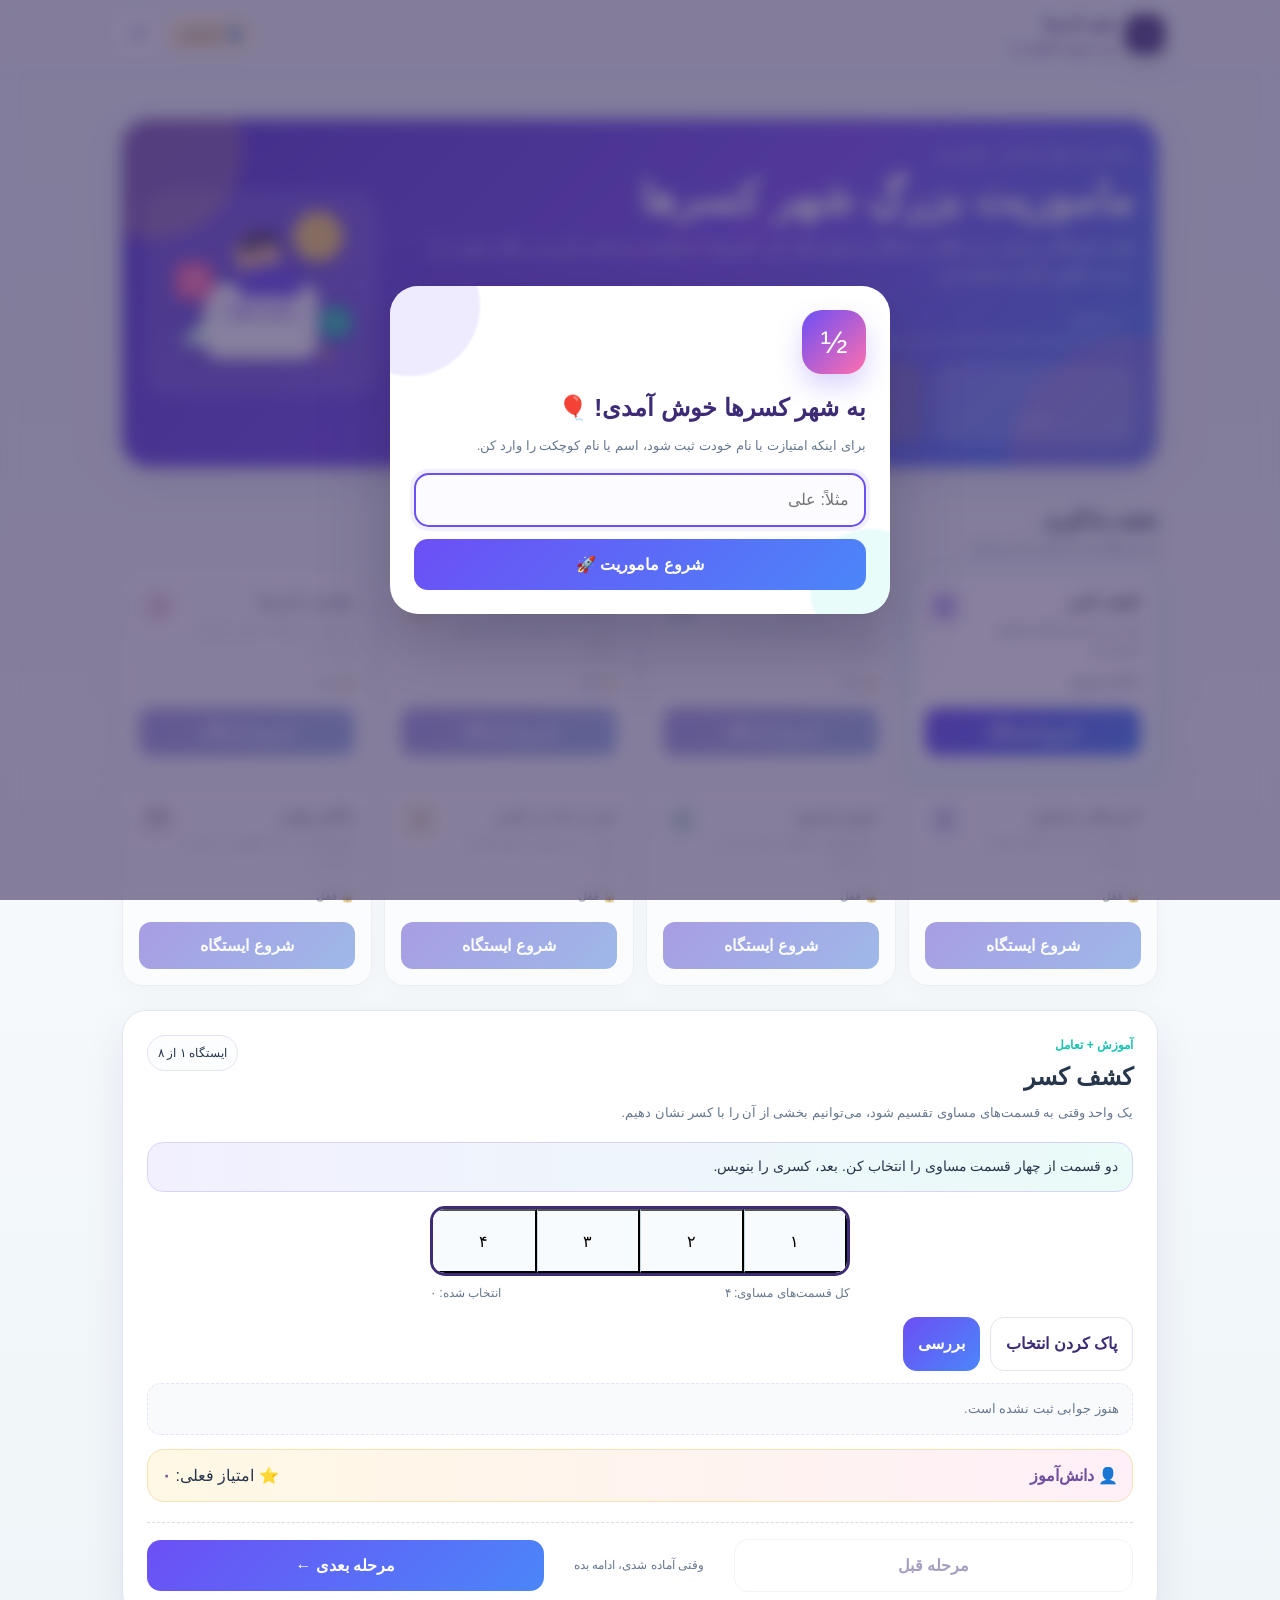
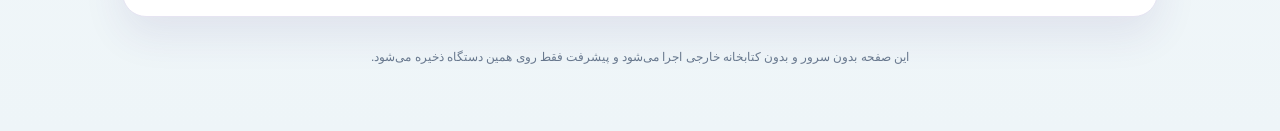
<file: 4math-f2/index.html>
<!doctype html>
<html lang="fa" dir="rtl">
<head>
  <meta charset="utf-8" />
  <meta name="viewport" content="width=device-width, initial-scale=1, viewport-fit=cover" />
  <meta name="theme-color" content="#6C4FF5" />
  <title>شهر کسرها | ریاضی چهارم ابتدایی</title>
  <style>
    :root{
      --navy:#3D2B75;
      --teal:#19C3B1;
      --purple:#6C4FF5;
      --sky:#45B7FF;
      --yellow:#FFC857;
      --pink:#FF6FAE;
      --orange:#FF8A4C;
      --ink:#28364B;
      --muted:#68788E;
      --bg:#F7F6FF;
      --card:#FFFFFF;
      --line:#E6E4F2;
      --good:#159E73;
      --bad:#D64B5F;
      --warn:#9D6A07;
      --shadow:0 14px 34px rgba(61,43,117,.10);
      --radius:22px;
    }
    *{box-sizing:border-box}
    html{scroll-behavior:smooth}
    body{
      margin:0;
      background:linear-gradient(180deg,#EEF6FB 0%,#F7FAFC 42%,#EEF5F8 100%);
      color:var(--ink);
      font-family:"Tahoma","Vazirmatn","Segoe UI",sans-serif;
      line-height:1.7;
      min-height:100vh;
    }
    button,input{font:inherit}
    button{cursor:pointer}
    .shell{width:min(1080px,100%);margin:0 auto;padding:16px}
    .topbar{
      position:sticky;top:0;z-index:20;
      padding-top:env(safe-area-inset-top);
      background:rgba(244,248,251,.92);
      backdrop-filter:blur(12px);
      border-bottom:1px solid rgba(217,229,238,.85)
    }
    .topbar-inner{width:min(1080px,100%);margin:auto;padding:10px 16px;display:flex;gap:12px;align-items:center;justify-content:space-between}
    .brand{display:flex;align-items:center;gap:10px;font-weight:900;color:var(--navy);font-size:15px}
    .brand-badge{width:38px;height:38px;border-radius:12px;background:var(--navy);display:grid;place-items:center;color:white;box-shadow:0 8px 20px rgba(16,42,67,.18);font-size:18px}
    .top-actions{display:flex;gap:8px;align-items:center}
    .icon-btn{border:1px solid var(--line);background:white;color:var(--navy);width:42px;height:42px;border-radius:12px;font-size:18px;display:grid;place-items:center}
    .hero{padding:28px 0 8px}
    .hero-card{background:linear-gradient(135deg,var(--navy),#173F61);color:white;border-radius:28px;padding:24px;position:relative;overflow:hidden;box-shadow:var(--shadow)}
    .hero-card:before,.hero-card:after{content:"";position:absolute;border-radius:50%;opacity:.16;background:var(--teal)}
    .hero-card:before{width:180px;height:180px;left:-60px;top:-60px}
    .hero-card:after{width:260px;height:260px;right:-110px;bottom:-130px}
    .hero-content{position:relative;z-index:1}
    .eyebrow{font-size:13px;opacity:.86;margin-bottom:5px}
    h1{font-size:clamp(27px,6vw,44px);margin:0 0 8px;line-height:1.25}
    .hero p{margin:0;max-width:720px;opacity:.9}
    .progress-wrap{margin-top:20px}
    .progress-top{display:flex;justify-content:space-between;gap:10px;font-size:13px;opacity:.92}
    .progress{height:10px;background:rgba(255,255,255,.16);border-radius:99px;overflow:hidden;margin-top:8px}
    .progress > span{display:block;height:100%;background:var(--teal);width:0;border-radius:inherit;transition:width .35s ease}
    .stats{display:grid;grid-template-columns:repeat(3,1fr);gap:10px;margin-top:16px}
    .stat{padding:10px 12px;border-radius:14px;background:rgba(255,255,255,.09);border:1px solid rgba(255,255,255,.09);text-align:center}
    .stat b{display:block;font-size:18px}
    .stat span{font-size:12px;opacity:.8}

    .section-title{display:flex;justify-content:space-between;align-items:center;gap:10px;margin:28px 0 12px}
    .section-title h2{font-size:20px;margin:0}
    .section-title p{margin:0;color:var(--muted);font-size:13px}
    .map{display:grid;grid-template-columns:repeat(2,1fr);gap:12px}
    .stage-card{border:1px solid var(--line);background:var(--card);border-radius:20px;padding:16px;box-shadow:0 8px 24px rgba(16,42,67,.05);text-align:right;position:relative;overflow:hidden;min-height:145px;transition:.2s ease}
    .stage-card:hover{transform:translateY(-2px);box-shadow:0 12px 30px rgba(16,42,67,.09)}
    .stage-card.locked{opacity:.55;filter:saturate(.75);cursor:not-allowed}
    .stage-card.active{border-color:rgba(0,193,195,.55);box-shadow:0 10px 28px rgba(0,193,195,.12)}
    .stage-card.done{border-color:rgba(22,133,91,.35)}
    .stage-num{width:38px;height:38px;border-radius:12px;display:grid;place-items:center;background:#E9F7F7;color:var(--navy);font-weight:900;float:left;margin-right:8px}
    .stage-card h3{margin:0 0 3px;font-size:16px}
    .stage-card p{margin:0;color:var(--muted);font-size:12px}
    .status{display:inline-flex;align-items:center;gap:5px;margin-top:13px;font-size:12px;font-weight:800;color:var(--muted)}
    .status.done{color:var(--good)}
    .status.locked{color:var(--muted)}
    .stage-cta{margin-top:14px;border:none;background:var(--navy);color:white;padding:10px 12px;border-radius:12px;font-weight:800;width:100%}
    .stage-cta.secondary{background:#EAF8F8;color:var(--navy)}

    .lesson{margin-top:24px}
    .lesson-card{background:white;border:1px solid var(--line);border-radius:24px;padding:18px;box-shadow:var(--shadow)}
    .lesson-head{display:flex;justify-content:space-between;gap:12px;align-items:flex-start;flex-wrap:wrap}
    .lesson-label{font-size:12px;color:var(--teal);font-weight:900}
    .lesson-head h2{margin:2px 0 4px;font-size:24px}
    .lesson-head p{margin:0;color:var(--muted);font-size:13px}
    .pill{display:inline-flex;align-items:center;gap:6px;border:1px solid var(--line);padding:7px 10px;border-radius:999px;background:#FBFDFF;font-size:12px;white-space:nowrap}

    .activity{margin-top:18px}
    .instruction{background:#F3FAFB;border:1px solid #D5F0F0;padding:12px 14px;border-radius:16px;font-size:14px}
    .grid-2{display:grid;grid-template-columns:1fr 1fr;gap:14px;margin-top:14px}
    .mini-card{border:1px solid var(--line);border-radius:18px;padding:14px;background:#FCFEFF}
    .mini-card h3{font-size:15px;margin:0 0 8px}
    .muted{color:var(--muted);font-size:13px}

    .frac{display:inline-flex;flex-direction:column;vertical-align:middle;line-height:1;min-width:28px;text-align:center;margin:0 3px}
    .frac .n{border-bottom:2px solid currentColor;padding:0 4px 2px}
    .frac .d{padding:2px 4px 0}
    .frac.big{font-size:28px;min-width:44px}
    .frac.big .n{padding-bottom:5px}
    .frac.big .d{padding-top:5px}
    .equation{font-weight:900;font-size:18px}

    .fraction-shape{width:min(420px,100%);margin:14px auto 6px}
    .bar{display:grid;border:3px solid var(--navy);border-radius:15px;overflow:hidden;background:white;min-height:70px}
    .bar .part{background:#F8FBFD;border-left:1px solid #C8D7E2;display:grid;place-items:center;min-height:64px;transition:.2s}
    .bar .part:last-child{border-left:none}
    .bar .part.selected{background:var(--teal);color:white}
    .bar-label{display:flex;justify-content:space-between;font-size:12px;color:var(--muted);margin-top:7px}

    .choices{display:grid;grid-template-columns:repeat(2,1fr);gap:10px;margin-top:12px}
    .choice{border:1px solid var(--line);background:white;padding:13px;border-radius:14px;min-height:52px;font-weight:800;color:var(--ink);transition:.18s}
    .choice:hover{border-color:#A9C7D6}
    .choice.selected{border-color:var(--teal);box-shadow:0 0 0 3px rgba(0,193,195,.09)}
    .choice.correct{background:#EEF9F4;border-color:#9ED7BD;color:#126E4A}
    .choice.wrong{background:#FFF3F3;border-color:#E8B0B0;color:#9B3838}

    .feedback{min-height:52px;margin-top:12px;border-radius:14px;padding:11px 13px;display:flex;align-items:center;gap:8px;font-size:13px}
    .feedback.empty{background:#F8FAFC;border:1px dashed var(--line);color:var(--muted)}
    .feedback.good{background:#EEF9F4;border:1px solid #BFE6D0;color:#126E4A}
    .feedback.bad{background:#FFF4F4;border:1px solid #EBC1C1;color:#963939}
    .feedback.hint{background:#FFF9EC;border:1px solid #E8D3A1;color:#815C13}

    .action-row{display:flex;gap:10px;flex-wrap:wrap;margin-top:14px}
    .btn{border:none;border-radius:14px;padding:12px 15px;font-weight:900;min-height:48px}
    .btn.primary{background:var(--navy);color:white}
    .btn.accent{background:var(--teal);color:#073B40}
    .btn.ghost{background:white;border:1px solid var(--line);color:var(--navy)}
    .btn.danger{background:#FFF2F2;border:1px solid #EFCACA;color:#963939}
    .btn:disabled{opacity:.45;cursor:not-allowed}

    .drag-track{display:grid;grid-template-columns:1fr 1fr;gap:12px;margin-top:14px}
    .drop-zone,.drag-item{border:2px dashed #C8D7E2;border-radius:18px;padding:14px;background:#FAFCFE;text-align:center;min-height:86px;display:grid;place-items:center}
    .drop-zone.filled{border-style:solid;border-color:var(--teal);background:#F2FBFB}
    .drag-items{display:grid;gap:10px}
    .drag-item{border-style:solid;background:white;font-weight:800}
    .drag-item.active{border-color:var(--teal);box-shadow:0 0 0 3px rgba(0,193,195,.1)}
    .touch-note{font-size:11px;color:var(--muted);margin-top:6px}

    .number-line-wrap{overflow-x:auto;padding:6px 2px 4px}
    .number-line{position:relative;min-width:560px;padding:38px 18px 20px}
    .line{height:5px;background:var(--navy);border-radius:99px;position:relative}
    .tick{position:absolute;top:-11px;width:3px;height:28px;background:var(--navy);transform:translateX(-50%)}
    .tick small{position:absolute;top:31px;left:50%;transform:translateX(-50%);font-size:12px;white-space:nowrap;color:var(--ink)}
    .pin{position:absolute;top:-18px;width:38px;height:38px;border-radius:50%;background:var(--teal);border:4px solid white;box-shadow:0 4px 12px rgba(0,193,195,.25);transform:translateX(-50%);display:grid;place-items:center;font-size:16px;transition:.2s;left:50%}
    .slider{width:100%;margin:18px 0 2px;accent-color:var(--teal)}
    .number-line-controls{display:flex;align-items:center;justify-content:space-between;gap:12px;margin-top:8px}

    .compare-board{display:grid;grid-template-columns:1fr auto 1fr;gap:12px;align-items:center;margin-top:14px}
    .compare-card{border:1px solid var(--line);border-radius:18px;background:white;padding:16px;text-align:center;min-height:124px;display:grid;place-items:center}
    .versus{font-weight:900;color:var(--muted)}

    .equal-bars{display:grid;gap:12px;margin-top:14px}
    .equal-row{display:grid;grid-template-columns:100px 1fr 130px;gap:10px;align-items:center}
    .eq-mini-bar{display:grid;grid-auto-flow:column;grid-auto-columns:1fr;height:48px;border:2px solid var(--navy);border-radius:12px;overflow:hidden;background:#F7FAFC}
    .eq-mini-bar span{border-left:1px solid #CAD7E1}
    .eq-mini-bar span:last-child{border-left:none}
    .eq-mini-bar span.on{background:var(--teal)}

    .op-box{display:grid;grid-template-columns:1fr auto 1fr;gap:10px;align-items:center;background:#F8FBFD;border:1px solid var(--line);border-radius:18px;padding:14px;margin-top:14px;text-align:center}
    .op-symbol{font-size:22px;font-weight:900}
    .result-box{padding:16px;border-radius:16px;background:#F5FAFC;border:1px solid var(--line);text-align:center;margin-top:14px}
    .result-big{font-size:28px;font-weight:900}

    .scenario{margin-top:14px;padding:16px;border-radius:18px;background:linear-gradient(180deg,#FFFFFF,#F7FBFC);border:1px solid var(--line)}
    .scenario h3{margin:0 0 6px;font-size:16px}
    .scenario p{margin:0;color:var(--muted);font-size:13px}

    .challenge-grid{display:grid;gap:16px}
    .challenge-item{border:1px solid var(--line);border-radius:18px;padding:15px;background:white}
    .q-head{display:flex;justify-content:space-between;gap:10px;font-size:12px;color:var(--muted);margin-bottom:8px}
    .q-text{font-size:15px;font-weight:900}

    .result-card{margin-top:16px;padding:22px;border-radius:24px;border:1px solid var(--line);background:linear-gradient(135deg,#F6FCFC,#FFFFFF);text-align:center}
    .medal{font-size:58px;line-height:1}
    .result-card h3{font-size:24px;margin:10px 0 5px}
    .score-ring{width:150px;height:150px;border-radius:50%;margin:16px auto;background:conic-gradient(var(--teal) var(--score),#E8EEF3 0);display:grid;place-items:center}
    .score-ring:before{content:"";width:112px;height:112px;border-radius:50%;background:white;position:absolute}
    .score-center{position:relative;z-index:1;text-align:center}
    .score-center strong{display:block;font-size:26px}
    .score-center span{font-size:11px;color:var(--muted)}

    footer{padding:30px 0 42px;color:var(--muted);font-size:12px;text-align:center}
    .hidden{display:none!important}

    .teacher-line{font-size:12px;color:#5E4B9B;font-weight:900;margin-top:2px}
    .student-chip{display:inline-flex;align-items:center;gap:7px;background:#FFF7DC;border:1px solid #FFE29A;color:#73530A;padding:7px 11px;border-radius:999px;font-size:12px;font-weight:900}
    .name-gate{position:fixed;inset:0;z-index:80;background:rgba(50,37,87,.58);backdrop-filter:blur(8px);display:grid;place-items:center;padding:18px}
    .name-card{width:min(500px,100%);background:#fff;border-radius:28px;padding:24px;box-shadow:0 28px 70px rgba(37,28,66,.28);position:relative;overflow:hidden}
    .name-card:before,.name-card:after{content:"";position:absolute;border-radius:50%;filter:blur(1px);opacity:.42}
    .name-card:before{width:140px;height:140px;background:#D8D0FF;left:-50px;top:-50px}
    .name-card:after{width:120px;height:120px;background:#C9F7F1;right:-40px;bottom:-35px}
    .name-content{position:relative;z-index:1}
    .name-logo{width:64px;height:64px;border-radius:20px;background:linear-gradient(135deg,var(--purple),var(--pink));display:grid;place-items:center;color:#fff;font-size:32px;box-shadow:0 12px 26px rgba(108,79,245,.25);margin-bottom:14px}
    .name-card h2{margin:0 0 6px;font-size:24px;color:var(--navy)}
    .name-card p{margin:0 0 16px;color:var(--muted);font-size:13px}
    .name-input{width:100%;height:54px;border:2px solid #E4E0F7;border-radius:15px;padding:0 15px;outline:none;color:var(--ink);background:#FCFBFF}
    .name-input:focus{border-color:var(--purple);box-shadow:0 0 0 4px rgba(108,79,245,.09)}
    .name-actions{display:grid;grid-template-columns:1fr;gap:9px;margin-top:12px}

    .hero-card{background:linear-gradient(135deg,#5A3FD0 0%,#7A55F6 55%,#4B86F9 100%)}
    .hero-card:before{background:var(--yellow);opacity:.24}
    .hero-card:after{background:var(--pink);opacity:.20}
    .hero-grid{display:grid;grid-template-columns:1fr 230px;gap:18px;align-items:center}
    .hero-illustration{min-height:188px;border-radius:24px;background:rgba(255,255,255,.12);border:1px solid rgba(255,255,255,.18);display:grid;place-items:center;padding:10px}
    .hero-illustration svg{width:100%;max-width:220px;height:auto;filter:drop-shadow(0 12px 18px rgba(0,0,0,.11))}

    .stats .stat:first-child{background:rgba(255,255,255,.18)}
    .stats .stat:nth-child(2){background:rgba(255,200,87,.18)}
    .stats .stat:nth-child(3){background:rgba(255,111,174,.14)}
    .stage-card{transition:transform .2s ease, box-shadow .2s ease, border-color .2s ease}
    .stage-card:nth-child(4n+1) .stage-num{background:#EEE9FF;color:#5A3FD0}
    .stage-card:nth-child(4n+2) .stage-num{background:#E5FAF6;color:#138574}
    .stage-card:nth-child(4n+3) .stage-num{background:#FFF3D8;color:#956B09}
    .stage-card:nth-child(4n) .stage-num{background:#FFE8F1;color:#C44778}
    .stage-num{font-size:21px}
    .stage-cta{background:linear-gradient(135deg,var(--purple),#4B86F9)}
    .stage-cta.secondary{background:#EEECFF;color:#5039C1}
    .lesson-card{box-shadow:0 18px 42px rgba(61,43,117,.09)}
    .instruction{background:linear-gradient(90deg,#F2F0FF,#EAFBF8);border-color:#DAD5F8}
    .btn.primary{background:linear-gradient(135deg,var(--purple),#4B86F9)}
    .btn.accent{background:linear-gradient(135deg,#21CDB7,#3BD7BE);color:#123C39}
    .choice.selected{border-color:var(--purple);box-shadow:0 0 0 3px rgba(108,79,245,.10)}
    .part.selected{background:linear-gradient(180deg,#6C4FF5,#8A73FF)!important}
    .pin{background:var(--pink);box-shadow:0 4px 12px rgba(255,111,174,.27)}
    .progress > span{background:linear-gradient(90deg,var(--yellow),var(--pink),var(--teal))}
    .stage-nav{display:flex;justify-content:space-between;align-items:center;gap:10px;margin-top:20px;padding-top:16px;border-top:1px dashed #DDD8EE}
    .stage-nav .btn{flex:1}
    .next-note{font-size:12px;color:var(--muted);text-align:center;min-width:170px}
    .score-strip{margin-top:14px;padding:12px 14px;border-radius:17px;background:linear-gradient(90deg,#FFF8E4,#FFF0F8);border:1px solid #F3E2B5;display:flex;align-items:center;justify-content:space-between;gap:10px;flex-wrap:wrap}
    .score-strip strong{color:#704F9E}
    .result-card .student-result{display:inline-flex;align-items:center;gap:7px;margin-top:6px;padding:8px 12px;background:#F1EFFF;border-radius:999px;color:#5540A8;font-weight:900}

    @media (max-width:760px){
      .hero-grid{grid-template-columns:1fr}
      .hero-illustration{min-height:145px;order:-1}
      .hero-illustration svg{max-width:175px}
      .stage-nav{display:grid;grid-template-columns:1fr}
      .next-note{min-width:0}
    }

    @media (min-width:760px){
      .shell{padding:22px}
      .map{grid-template-columns:repeat(4,1fr)}
      .lesson-card{padding:24px}
      .choices{grid-template-columns:repeat(4,1fr)}
      .stats{max-width:620px}
    }
    @media (max-width:520px){
      .hero-card{padding:19px}
      .grid-2,.compare-board,.drag-track{grid-template-columns:1fr}
      .compare-board{gap:8px}
      .versus{display:none}
      .equal-row{grid-template-columns:1fr}
      .op-box{grid-template-columns:1fr auto 1fr}
      .btn{width:100%}
      .action-row{display:grid;grid-template-columns:1fr}
      .stage-card{min-height:130px}
    }
  </style>
</head>
<body>
  <div class="name-gate" id="nameGate">
    <div class="name-card">
      <div class="name-content">
        <div class="name-logo">½</div>
        <h2>به شهر کسرها خوش آمدی! 🎈</h2>
        <p>برای اینکه امتیازت با نام خودت ثبت شود، اسم یا نام کوچکت را وارد کن.</p>
        <input class="name-input" id="studentNameInput" type="text" maxlength="24" autocomplete="name" placeholder="مثلاً: علی" aria-label="نام دانش‌آموز" />
        <div class="name-actions"><button class="btn primary" id="startBtn">شروع ماموریت 🚀</button></div>
      </div>
    </div>
  </div>
  <div class="topbar">
    <div class="topbar-inner">
      <div class="brand"><div class="brand-badge">½</div><div><div>شهر کسرها</div><div class="teacher-line">دبیر: مهدیه فاضلی نیا</div></div></div>
      <div class="top-actions">
        <span class="student-chip" id="studentChip">👤 دانش‌آموز</span>
        <button class="icon-btn" id="resetBtn" title="شروع دوباره" aria-label="شروع دوباره">↺</button>
      </div>
    </div>
  </div>

  <main class="shell">
    <section class="hero">
      <div class="hero-card">
        <div class="hero-grid">
        <div class="hero-content">
          <div class="eyebrow">ریاضی پایه چهارم ابتدایی · فصل دوم</div>
          <h1>ماموریت بزرگِ شهر کسرها</h1>
          <p>هفت ایستگاه را پشت سر بگذار، با شکل و محور فکر کن، کسرها را مقایسه و ترکیب کن و در پایان خودت را در یک چالش کامل امتحان کن.</p>
          <div class="progress-wrap">
            <div class="progress-top"><span id="progressLabel">۰ از ۸ بخش</span><span id="scoreLabel">امتیاز: ۰</span></div>
            <div class="progress"><span id="progressBar"></span></div>
          </div>
          <div class="stats">
            <div class="stat"><b id="starsStat">۰</b><span>ستاره</span></div>
            <div class="stat"><b id="bestStat">۰</b><span>بهترین امتیاز</span></div>
            <div class="stat"><b id="attemptStat">۰</b><span>تلاش</span></div>
          </div>
        </div>
        <div class="hero-illustration" aria-hidden="true">
          <svg viewBox="0 0 230 200" xmlns="http://www.w3.org/2000/svg" role="img">
            <circle cx="178" cy="37" r="28" fill="#FFD66B" opacity=".95"/>
            <path d="M27 157c18-29 42-42 72-42s54 13 72 42" fill="#C8F8EE"/>
            <rect x="52" y="89" rx="18" width="126" height="84" fill="#fff" opacity=".95"/>
            <rect x="68" y="106" rx="8" width="94" height="28" fill="#EDE9FF"/>
            <text x="115" y="126" text-anchor="middle" font-size="16" font-weight="700" fill="#5A3FD0">۱/۲ = ۲/۴</text>
            <circle cx="111" cy="55" r="25" fill="#F9C7A2"/>
            <path d="M89 49c3-20 48-31 49 2-9-6-18-7-25-2-7 5-15 6-24 0Z" fill="#4C3D71"/>
            <circle cx="102" cy="58" r="3" fill="#28364B"/><circle cx="120" cy="58" r="3" fill="#28364B"/>
            <path d="M105 69c6 6 12 6 18 0" stroke="#B65B66" stroke-width="3" fill="none" stroke-linecap="round"/>
            <path d="M86 88c9-15 24-20 39-20s29 5 39 20l-9 16H95Z" fill="#6C4FF5"/>
            <rect x="20" y="65" rx="12" width="42" height="42" fill="#FF6FAE"/>
            <text x="41" y="93" text-anchor="middle" font-size="22" font-weight="900" fill="#fff">+</text>
            <rect x="181" y="115" rx="12" width="34" height="34" fill="#19C3B1"/>
            <text x="198" y="137" text-anchor="middle" font-size="19" font-weight="900" fill="#fff">½</text>
            <circle cx="188" cy="167" r="5" fill="#FFC857"/><circle cx="29" cy="126" r="6" fill="#6C4FF5"/>
          </svg>
        </div>
        </div>
      </div>
    </section>

    <section>
      <div class="section-title"><div><h2>نقشه یادگیری</h2><p>هر ایستگاه بعد از قبلی باز می‌شود.</p></div></div>
      <div class="map" id="stageMap"></div>
    </section>

    <section class="lesson" id="lessonArea"></section>

    <footer>این صفحه بدون سرور و بدون کتابخانه خارجی اجرا می‌شود و پیشرفت فقط روی همین دستگاه ذخیره می‌شود.</footer>
  </main>

  <script>
    const KEY = 'hadirah_fraction_grade4_v1';

    const stateDefault = {
      unlocked: 0,
      completed: [],
      studentName: '', 
      score: 0,
      bestScore: 0,
      attempts: 0,
      answers: {}
    };

    let state = loadState();
    let currentStage = Math.min(state.unlocked, 7);
    let currentActivity = {};

    const stages = [
      {id:0, title:'کشف کسر', desc:'واحد را به قسمت‌های مساوی تقسیم کن.', icon:'①'},
      {id:1, title:'صورت و مخرج', desc:'جای درست هر بخش از کسر را پیدا کن.', icon:'②'},
      {id:2, title:'محور و عدد مخلوط', desc:'کسر و عدد مخلوط را روی محور پیدا کن.', icon:'③'},
      {id:3, title:'مقایسه کسرها', desc:'با شکل و استدلال، کسر بزرگ‌تر را پیدا کن.', icon:'④'},
      {id:4, title:'کسرهای مساوی', desc:'یک مقدار را به چند شکل یکسان نشان بده.', icon:'⑤'},
      {id:5, title:'جمع و تفریق', desc:'با قطعه‌های مساوی حساب کن و نتیجه بگیر.', icon:'⑥'},
      {id:6, title:'ضرب عدد در کسر', desc:'ضرب را به صورت جمع تکراری ببین.', icon:'⑦'},
      {id:7, title:'چالش نهایی', desc:'آموخته‌ها را در یک مأموریت ترکیبی به کار ببر.', icon:'🏁'}
    ];

    function loadState(){
      try{
        const raw = localStorage.getItem(KEY);
        return raw ? {...stateDefault, ...JSON.parse(raw)} : {...stateDefault};
      }catch(e){ return {...stateDefault}; }
    }
    function saveState(){
      localStorage.setItem(KEY, JSON.stringify(state));
    }
    function faNum(n){
      return String(n).replace(/\d/g, d => '۰۱۲۳۴۵۶۷۸۹'[d]);
    }
    function frac(n,d,cls=''){
      return `<span class="frac ${cls}"><span class="n">${n}</span><span class="d">${d}</span></span>`;
    }
    function mixed(w,n,d){
      return `<span class="equation">${w} ${frac(n,d)}</span>`;
    }
    function addScore(points){
      state.score += points;
      if(state.score > state.bestScore) state.bestScore = state.score;
      saveState();
      updateHeader();
      const scoreStrip=document.querySelector('.score-strip .live-score');
      if(scoreStrip) scoreStrip.textContent=faNum(state.score);
    }
    function markComplete(id){
      if(!state.completed.includes(id)) state.completed.push(id);
      if(id === state.unlocked && state.unlocked < 7) state.unlocked++;
      saveState();
      renderMap();
      updateHeader();
    }
    function countStars(){ return state.completed.length + (state.completed.includes(7) ? 2 : 0); }
    function updateHeader(){
      const done = state.completed.length;
      document.getElementById('progressLabel').textContent = `${faNum(done)} از ${faNum(8)} بخش`;
      document.getElementById('scoreLabel').textContent = state.studentName ? `امتیاز ${state.studentName}: ${faNum(state.score)}` : `امتیاز: ${faNum(state.score)}`;
      document.getElementById('progressBar').style.width = `${(done/8)*100}%`;
      document.getElementById('starsStat').textContent = faNum(countStars());
      document.getElementById('bestStat').textContent = faNum(state.bestScore);
      document.getElementById('attemptStat').textContent = faNum(state.attempts);
      document.getElementById('studentChip').textContent = state.studentName ? `👤 ${state.studentName}` : '👤 دانش‌آموز';
    }

    function renderMap(){
      const map = document.getElementById('stageMap');
      map.innerHTML = stages.map(s=>{
        const done = state.completed.includes(s.id);
        const unlocked = s.id <= state.unlocked;
        const status = done ? `<span class="status done">✓ تکمیل شد</span>` : unlocked ? `<span class="status">● آماده شروع</span>` : `<span class="status locked">🔒 قفل</span>`;
        return `<article class="stage-card ${done?'done':''} ${s.id===currentStage && unlocked?'active':''} ${!unlocked?'locked':''}" data-stage="${s.id}">
          <div class="stage-num">${s.icon}</div>
          <h3>${s.title}</h3><p>${s.desc}</p>${status}
          <button class="stage-cta ${done?'secondary':''}" ${!unlocked?'disabled':''}>${done?'مرور دوباره':'شروع ایستگاه'}</button>
        </article>`;
      }).join('');
      map.querySelectorAll('.stage-card').forEach(card=>{
        card.addEventListener('click', e=>{
          if(e.target.tagName==='BUTTON' && e.target.disabled) return;
          const id = Number(card.dataset.stage);
          if(id <= state.unlocked){ openStage(id); }
        });
      });
    }

    function baseLesson(title, subtitle, content, tag){
      return `<div class="lesson-card">
        <div class="lesson-head">
          <div><div class="lesson-label">${tag}</div><h2>${title}</h2><p>${subtitle}</p></div>
          <span class="pill">ایستگاه ${faNum(currentStage+1)} از ${faNum(8)}</span>
        </div>
        <div class="activity">${content}</div>
        <div class="score-strip"><span>👤 <strong>${state.studentName || 'دانش‌آموز'}</strong></span><span>⭐ امتیاز فعلی: <strong class="live-score">${faNum(state.score)}</strong></span></div>
        <div class="stage-nav">
          <button class="btn ghost" id="prevStageBtn" ${currentStage===0?'disabled':''}>مرحله قبل</button>
          <div class="next-note">${currentStage===7?'پایان مسیر 🎉':'وقتی آماده شدی، ادامه بده'}</div>
          ${currentStage===7?'<button class="btn accent" id="finishBtn">دیدن نتیجه 🎉</button>':`<button class="btn primary" id="nextStageBtn">مرحله بعدی ←</button>`}
        </div>
      </div>`;
    }

    function openStage(id){
      currentStage = id;
      currentActivity = {};
      renderMap();
      const area = document.getElementById('lessonArea');
      if(id===0) area.innerHTML = stage0();
      if(id===1) area.innerHTML = stage1();
      if(id===2) area.innerHTML = stage2();
      if(id===3) area.innerHTML = stage3();
      if(id===4) area.innerHTML = stage4();
      if(id===5) area.innerHTML = stage5();
      if(id===6) area.innerHTML = stage6();
      if(id===7) area.innerHTML = stage7();
      area.scrollIntoView({behavior:'smooth', block:'start'});
      bindStage();
    }

    function feedback(el, type, html){
      el.className = `feedback ${type}`;
      el.innerHTML = html;
    }

    function stage0(){
      currentActivity.selected = new Set();
      currentActivity.parts = 4;
      return baseLesson('کشف کسر','یک واحد وقتی به قسمت‌های مساوی تقسیم شود، می‌توانیم بخشی از آن را با کسر نشان دهیم.',`<div class="instruction">دو قسمت از چهار قسمت مساوی را انتخاب کن. بعد، کسری را بنویس.</div>
        <div class="fraction-shape"><div class="bar" id="partsBar" style="grid-template-columns:repeat(4,1fr)"></div><div class="bar-label"><span>کل قسمت‌های مساوی: ۴</span><span id="selectedCount">انتخاب شده: ۰</span></div></div>
        <div class="action-row"><button class="btn ghost" id="clearParts">پاک کردن انتخاب</button><button class="btn primary" id="checkStage0">بررسی</button></div>
        <div id="stage0Feedback" class="feedback empty">هنوز جوابی ثبت نشده است.</div>`,'آموزش + تعامل');
    }

    function stage1(){
      currentActivity.slot1 = null;
      currentActivity.slot2 = null;
      return baseLesson('صورت و مخرج','در کسر، عدد بالا «صورت» و عدد پایین «مخرج» است.',`<div class="instruction">برای کسر زیر، کارت‌های «صورت» و «مخرج» را در جای درست قرار بده. روی یک کارت بزن، سپس روی جای خالی مقصد بزن.</div>
        <div class="grid-2"><div class="mini-card"><h3>کسر هدف</h3><div style="text-align:center;font-size:26px">${frac(3,5,'big')}</div><p class="muted">صورت = تعداد قسمت‌های انتخاب‌شده · مخرج = تعداد کل قسمت‌های مساوی</p></div><div class="mini-card"><h3>جای خالی</h3><div class="drag-track"><button class="drop-zone" id="dropTop">جای عدد بالا</button><button class="drop-zone" id="dropBottom">جای عدد پایین</button></div><div class="drag-items"><button class="drag-item" data-role="numerator">صورت</button><button class="drag-item" data-role="denominator">مخرج</button></div></div></div>
        <div class="touch-note">در موبایل هم با ضربه‌های پشت سر هم کار می‌کند.</div>
        <div class="action-row"><button class="btn primary" id="checkStage1">بررسی</button></div>
        <div id="stage1Feedback" class="feedback empty">دو کارت را در جای درست بگذار.</div>`,'تعامل لمسی');
    }

    function stage2(){
      currentActivity.q = 0;
      currentActivity.corrects = 0;
      return baseLesson('محور و عدد مخلوط','روی محور عددی، هر واحد را به قسمت‌های مساوی تقسیم می‌کنیم. عدد مخلوط هم یک عدد صحیح و یک کسر را کنار هم نشان می‌دهد.',`<div class="instruction">نقطه را طوری جابه‌جا کن که روی <strong>۳ و یک‌دوم</strong> قرار بگیرد.</div>
        <div class="number-line-wrap"><div class="number-line" id="numberLine"><div class="line"></div></div></div>
        <input class="slider" id="lineSlider" type="range" min="0" max="8" step="0.5" value="0" aria-label="حرکت روی محور">
        <div class="number-line-controls"><span class="muted">۰</span><strong id="lineValue">۰</strong><span class="muted">۴</span></div>
        <div class="action-row"><button class="btn primary" id="checkStage2">این نقطه پاسخ من است</button></div>
        <div id="stage2Feedback" class="feedback empty">قبل از بررسی، جای نقطه را حدس بزن.</div>
        <div class="scenario"><h3>بعد از پاسخ</h3><p>اگر بخواهی، می‌توانی دوباره روی محور حرکت کنی و جای عدد مخلوط را بهتر ببینی.</p></div>`,'کشف + پیش‌بینی');
    }

    function stage3(){
      currentActivity.choice = null;
      return baseLesson('مقایسه کسرها','برای مقایسه فقط به عددهای بالا نگاه نکن؛ به اندازه قسمت‌های مساوی هم توجه کن.',`<div class="instruction">کدام کسر بزرگ‌تر است؟ اول حدس بزن، بعد شکل‌ها را کنار هم ببین.</div>
        <div class="compare-board"><div class="compare-card"><div>${frac(1,4,'big')}</div><div class="fraction-shape"><div class="bar" style="grid-template-columns:repeat(4,1fr)"><span class="part selected"></span><span class="part"></span><span class="part"></span><span class="part"></span></div></div></div><div class="versus">؟</div><div class="compare-card"><div>${frac(1,5,'big')}</div><div class="fraction-shape"><div class="bar" style="grid-template-columns:repeat(5,1fr)"><span class="part selected"></span><span class="part"></span><span class="part"></span><span class="part"></span><span class="part"></span></div></div></div></div>
        <div class="choices"><button class="choice" data-value="right">${frac(1,5,'big')} بزرگ‌تر است</button><button class="choice" data-value="left">${frac(1,4,'big')} بزرگ‌تر است</button></div>
        <div class="action-row"><button class="btn primary" id="checkStage3">بررسی</button></div>
        <div id="stage3Feedback" class="feedback empty">یک گزینه را انتخاب کن.</div>`,'مقایسه با شکل');
    }

    function stage4(){
      currentActivity.parts = 2;
      return baseLesson('کسرهای مساوی','یک مقدار می‌تواند با کسرهای متفاوتی نوشته شود، بدون اینکه مقدارش عوض شود.',`<div class="instruction">دکمه‌ها را بزن و ببین چگونه <strong>${frac(1,2)}</strong> به کسرهای مساوی دیگری تبدیل می‌شود.</div>
        <div class="equal-bars" id="equalBars"></div>
        <div class="action-row"><button class="btn accent" id="splitMore">قسمت‌های بیشتری بساز</button><button class="btn ghost" id="resetEqual">شروع از ${frac(1,2)}</button></div>
        <div id="stage4Feedback" class="feedback empty">هر بار شکل تغییر می‌کند، مقدار کل همان می‌ماند.</div>
        <div class="scenario"><h3>یک سؤال کوتاه</h3><p>${frac(2,4)} با ${frac(1,2)} برابر است یا متفاوت؟</p><div class="choices" id="eqChoices"><button class="choice" data-value="eq">برابرند</button><button class="choice" data-value="neq">متفاوت‌اند</button></div><div id="eqMiniFeedback" class="feedback empty">پاسخ را انتخاب کن.</div></div>`,'کشف تصویری');
    }

    function stage5(){
      currentActivity.op = null;
      return baseLesson('جمع و تفریق کسرها','وقتی کسرها هم‌مخرج‌اند، می‌توانیم تعداد قسمت‌ها را با هم جمع یا از هم کم کنیم.',`<div class="instruction">حاصل عبارت را انتخاب کن. اول قطعه‌های مساوی را در ذهنت کنار هم قرار بده.</div>
        <div class="op-box"><div>${frac(2,8,'big')}</div><div class="op-symbol">+</div><div>${frac(3,8,'big')}</div></div>
        <div class="choices"><button class="choice" data-value="5/8">${frac(5,8,'big')}</button><button class="choice" data-value="5/16">${frac(5,16,'big')}</button><button class="choice" data-value="2/8">${frac(2,8,'big')}</button><button class="choice" data-value="6/8">${frac(6,8,'big')}</button></div>
        <div class="scenario"><h3>چالش کاربردی</h3><p>از یک کارخانه، ${frac(1,7)} محصول به گیلان و ${frac(2,7)} به مازندران حمل شده است. چه کسری از محصول به این دو استان حمل شده؟</p></div>
        <div class="action-row"><button class="btn primary" id="checkStage5">بررسی</button></div>
        <div id="stage5Feedback" class="feedback empty">یک پاسخ را انتخاب کن.</div>`,'جمع و تفریق');
    }

    function stage6(){
      currentActivity.choice = null;
      return baseLesson('ضرب عدد در کسر','ضرب عدد در کسر را می‌توان به صورت جمع چندباره همان کسر دید.',`<div class="instruction">برای <strong>۳ × ${frac(2,7)}</strong>، چند بار ${frac(2,7)} را با هم جمع می‌کنیم؟</div>
        <div class="scenario"><div class="equation" style="text-align:center;font-size:23px">${frac(2,7,'big')} + ${frac(2,7,'big')} + ${frac(2,7,'big')} = ؟</div></div>
        <div class="choices"><button class="choice" data-value="6/7">${frac(6,7,'big')}</button><button class="choice" data-value="5/7">${frac(5,7,'big')}</button><button class="choice" data-value="6/21">${frac(6,21,'big')}</button><button class="choice" data-value="2/21">${frac(2,21,'big')}</button></div>
        <div class="action-row"><button class="btn primary" id="checkStage6">بررسی</button></div>
        <div id="stage6Feedback" class="feedback empty">اول به جمع تکراری نگاه کن.</div>`,'جمع تکراری → ضرب');
    }

    const finalQs = [
      {t:'کدام کسر، دو قسمت از هشت قسمت مساوی را نشان می‌دهد؟', opts:['2/8','2/6','8/2','1/8'], a:0, why:'مخرج ۸ یعنی کل به ۸ قسمت مساوی تقسیم شده و صورت ۲ یعنی ۲ قسمت انتخاب شده است.'},
      {t:'در کسر 3/5، عدد ۵ چه نام دارد؟', opts:['صورت','مخرج','عدد مخلوط','واحد'], a:1, why:'عدد پایین کسر، مخرج است.'},
      {t:'کدام عدد روی نقطه‌ای بین ۳ و ۴ قرار می‌گیرد و به ۳ و یک‌دوم مربوط است؟', opts:['3.5','4.5','2.5','3.25'], a:0, why:'یک‌دومِ یک واحد بعد از ۳، نقطه ۳.۵ را نشان می‌دهد.'},
      {t:'کدام کسر بزرگ‌تر است؟', opts:['1/4','1/5','برابرند','نمی‌توان گفت'], a:0, why:'وقتی صورت‌ها برابرند، کسر با مخرج کوچک‌تر مقدار بزرگ‌تری از واحد را نشان می‌دهد.'},
      {t:'کدام گزینه با 1/2 برابر است؟', opts:['2/4','2/5','3/5','4/6'], a:0, why:'۲ از ۴ قسمت همان نصف واحد است.'},
      {t:'حاصل 2/9 + 3/9 چیست؟', opts:['5/9','5/18','6/9','1/9'], a:0, why:'مخرج مشترک می‌ماند و صورت‌ها با هم جمع می‌شوند.'},
      {t:'حاصل 3 × 2/7 چیست؟', opts:['6/7','5/7','6/21','2/7'], a:0, why:'سه بار ۲/۷ برابر ۶/۷ است.'},
      {t:'اگر 5/8 یک شکل رنگ شده باشد، کدام عبارت درباره آن درست‌تر است؟', opts:['۵ قسمت از ۸ قسمت مساوی رنگ شده','۸ قسمت از ۵ قسمت رنگ شده','۵ و ۸ هر دو صورت‌اند','مخرج تعداد قسمت‌های رنگی است'], a:0, why:'صورت تعداد قسمت‌های انتخاب‌شده را نشان می‌دهد و مخرج تعداد کل قسمت‌های مساوی را.'}
    ];

    function stage7(){
      currentActivity.finalAnswers = {};
      return baseLesson('چالش نهایی: نجات جشن شهر','اکنون باید آموخته‌های چند ایستگاه را در موقعیت‌های تازه به کار ببری.',`<div class="instruction">برای هر سؤال فقط یک گزینه را انتخاب کن. در پایان نتیجه و توضیح هر پاسخ را می‌بینی.</div><div class="challenge-grid" id="challengeGrid"></div><div class="action-row"><button class="btn accent" id="submitFinal">ثبت همه پاسخ‌ها</button><button class="btn ghost" id="retryFinal">پاک کردن پاسخ‌ها</button></div><div id="finalResult" class="result-card hidden"></div>`,'ارزیابی + انتقال');
    }

    function bindStage(){
      const prev=document.getElementById('prevStageBtn');
      if(prev) prev.addEventListener('click',()=>{ if(currentStage>0) openStage(currentStage-1); });
      const next=document.getElementById('nextStageBtn');
      if(next) next.addEventListener('click',()=>{
        if(!state.completed.includes(currentStage)){
          const area=document.getElementById('lessonArea');
          const note=area.querySelector('.next-note');
          if(note){note.textContent='اول فعالیت این مرحله را درست انجام بده 🌟'; note.style.color='var(--bad)';}
          area.querySelector('.lesson-card')?.scrollIntoView({behavior:'smooth',block:'start'});
          return;
        }
        openStage(currentStage+1);
      });
      const finish=document.getElementById('finishBtn');
      if(finish) finish.addEventListener('click',()=>{ document.getElementById('finalResult')?.scrollIntoView({behavior:'smooth',block:'center'}); });
      if(currentStage===0) bind0();
      if(currentStage===1) bind1();
      if(currentStage===2) bind2();
      if(currentStage===3) bind3();
      if(currentStage===4) bind4();
      if(currentStage===5) bind5();
      if(currentStage===6) bind6();
      if(currentStage===7) bind7();
    }

    function bind0(){
      const bar = document.getElementById('partsBar');
      const count = document.getElementById('selectedCount');
      for(let i=0;i<4;i++){
        const part=document.createElement('button');part.className='part';part.setAttribute('aria-label',`قسمت ${i+1}`);part.textContent=faNum(i+1);bar.appendChild(part);
        part.addEventListener('click',()=>{ if(currentActivity.selected.has(i)) currentActivity.selected.delete(i); else currentActivity.selected.add(i); part.classList.toggle('selected'); count.textContent=`انتخاب شده: ${faNum(currentActivity.selected.size)}`; });
      }
      document.getElementById('clearParts').addEventListener('click',()=>{currentActivity.selected.clear();bar.querySelectorAll('.part').forEach(x=>x.classList.remove('selected'));count.textContent='انتخاب شده: ۰';feedback(document.getElementById('stage0Feedback'),'empty','هنوز جوابی ثبت نشده است.');});
      document.getElementById('checkStage0').addEventListener('click',()=>{
        state.attempts++; saveState(); updateHeader();
        const f=document.getElementById('stage0Feedback');
        if(currentActivity.selected.size===2){ const first=!state.completed.includes(0); feedback(f,'good','آفرین! ۲ قسمت از ۴ قسمت انتخاب شده است، پس کسر موردنظر '+frac(2,4)+' است.'); if(first) addScore(10); markComplete(0); }
        else if(currentActivity.selected.size===0) feedback(f,'hint','اول دو قسمت از چهار قسمت مساوی را انتخاب کن.');
        else feedback(f,'bad','برای این مرحله دقیقاً دو قسمت از چهار قسمت مساوی لازم است. دوباره امتحان کن.');
      });
    }

    function bind1(){
      let picked=null;
      const drops=[document.getElementById('dropTop'),document.getElementById('dropBottom')];
      document.querySelectorAll('.drag-item').forEach(item=>item.addEventListener('click',()=>{picked=item.dataset.role;document.querySelectorAll('.drag-item').forEach(x=>x.classList.remove('active'));item.classList.add('active');}));
      drops[0].addEventListener('click',()=>{if(picked){currentActivity.slot1=picked;drops[0].innerHTML=picked==='numerator'?'صورت':'مخرج';drops[0].classList.add('filled');picked=null;}});
      drops[1].addEventListener('click',()=>{if(picked){currentActivity.slot2=picked;drops[1].innerHTML=picked==='numerator'?'صورت':'مخرج';drops[1].classList.add('filled');picked=null;}});
      document.getElementById('checkStage1').addEventListener('click',()=>{
        state.attempts++;saveState();updateHeader();
        const f=document.getElementById('stage1Feedback');
        if(currentActivity.slot1==='numerator' && currentActivity.slot2==='denominator'){const first=!state.completed.includes(1);feedback(f,'good','درست است! در '+frac(3,5)+'، ۳ صورت و ۵ مخرج است.');if(first) addScore(10);markComplete(1);}
        else feedback(f,'bad','یک بار دیگر فکر کن: عدد بالا صورت است و عدد پایین مخرج.');
      });
    }

    function bind2(){
      const line=document.getElementById('numberLine');
      for(let i=0;i<=8;i++){
        const t=document.createElement('span');t.className='tick';t.style.left=`${(i/8)*100}%`;t.innerHTML=`<small>${i%2===0?faNum(i/2):''}</small>`;line.appendChild(t);
      }
      const pin=document.createElement('span');pin.className='pin';pin.id='pin';pin.textContent='●';line.appendChild(pin);
      const slider=document.getElementById('lineSlider');
      const value=document.getElementById('lineValue');
      const update=()=>{ const v=Number(slider.value); pin.style.left=`${(v/8)*100}%`; const whole=Math.floor(v/2); const rem=v%2; value.innerHTML=rem?mixed(whole,1,2):faNum(whole); };
      slider.addEventListener('input',update);update();
      document.getElementById('checkStage2').addEventListener('click',()=>{
        state.attempts++;saveState();updateHeader();
        const f=document.getElementById('stage2Feedback');
        if(Number(slider.value)===7){const first=!state.completed.includes(2);feedback(f,'good','آفرین! نقطه روی ۳ و یک‌دوم قرار گرفت؛ یعنی سه واحد کامل و نصف واحد.');if(first) addScore(12);markComplete(2);}
        else feedback(f,'hint','از عدد ۳، فقط نصف یک واحد جلو برو.');
      });
    }

    function bind3(){
      document.querySelectorAll('#lessonArea .choice').forEach(btn=>btn.addEventListener('click',()=>{document.querySelectorAll('#lessonArea .choice').forEach(x=>x.classList.remove('selected'));btn.classList.add('selected');currentActivity.choice=btn.dataset.value;}));
      document.getElementById('checkStage3').addEventListener('click',()=>{
        state.attempts++;saveState();updateHeader();
        const f=document.getElementById('stage3Feedback');
        document.querySelectorAll('.choice').forEach(x=>x.classList.remove('correct','wrong'));
        const selected=document.querySelector('#lessonArea .choice.selected');
        if(!selected){feedback(f,'hint','یکی از دو گزینه را انتخاب کن.');return;}
        if(currentActivity.choice==='left'){selected.classList.add('correct');const first=!state.completed.includes(3);feedback(f,'good','درست! هر دو صورت ۱ هستند؛ یک‌چهارم از یک‌پنجم بزرگ‌تر است چون واحد را به قسمت‌های کمتری تقسیم کرده‌ایم.');if(first) addScore(12);markComplete(3);}
        else {selected.classList.add('wrong');feedback(f,'bad','به اندازه قسمت‌های هر شکل نگاه کن. وقتی یک واحد به ۴ قسمت تقسیم شود، هر قسمت از وقتی که به ۵ قسمت تقسیم شود بزرگ‌تر است.');}
      });
    }

    function drawEqualBars(){
      const wrap=document.getElementById('equalBars');
      const parts=currentActivity.parts;
      const rows=[];
      const makeRow=(label,total,on)=>{
        let cells='';for(let i=0;i<total;i++) cells+=`<span class="${i<on?'on':''}"></span>`;
        return `<div class="equal-row"><strong>${label}</strong><div class="eq-mini-bar" style="grid-auto-columns:1fr">${cells}</div><span class="equation">${frac(on,total)}</span></div>`;
      };
      rows.push(makeRow('شروع',2,1));
      if(parts>2) rows.push(makeRow('تقسیم بیشتر',parts,parts/2));
      if(parts>=8) rows.push(makeRow('باز هم تقسیم',8,4));
      wrap.innerHTML=rows.join('');
    }

    function bind4(){
      drawEqualBars();
      document.getElementById('splitMore').addEventListener('click',()=>{
        if(currentActivity.parts<8){currentActivity.parts*=2;drawEqualBars();feedback(document.getElementById('stage4Feedback'),'good',`الان می‌توانی ببینی که ${frac(1,2)} با ${frac(currentActivity.parts/2,currentActivity.parts)} یک مقدار دارد.`);}
        else {feedback(document.getElementById('stage4Feedback'),'hint','این مرحله تا ۸ قسمت پیش می‌رود؛ حالا روی سؤال پایین تمرکز کن.');}
      });
      document.getElementById('resetEqual').addEventListener('click',()=>{currentActivity.parts=2;drawEqualBars();feedback(document.getElementById('stage4Feedback'),'empty','هر بار شکل تغییر می‌کند، مقدار کل همان می‌ماند.');});
      document.querySelectorAll('#eqChoices .choice').forEach(btn=>btn.addEventListener('click',()=>{document.querySelectorAll('#eqChoices .choice').forEach(x=>x.classList.remove('selected'));btn.classList.add('selected');}));
      document.querySelectorAll('#eqChoices .choice').forEach(btn=>btn.addEventListener('click',()=>{
        const f=document.getElementById('eqMiniFeedback');
        if(btn.dataset.value==='eq'){feedback(f,'good','درست است؛ ۲ از ۴ قسمت همان مقدار نصف یک واحد است.');if(!state.completed.includes(4)){addScore(12);markComplete(4);}}
        else feedback(f,'bad','به مقدار واقعی بخش رنگ‌شده نگاه کن، نه فقط به عددهای کسر.');
      }));
    }

    function bind5(){
      document.querySelectorAll('#lessonArea .choice').forEach(btn=>btn.addEventListener('click',()=>{document.querySelectorAll('#lessonArea .choice').forEach(x=>x.classList.remove('selected'));btn.classList.add('selected');currentActivity.op=btn.dataset.value;}));
      document.getElementById('checkStage5').addEventListener('click',()=>{
        state.attempts++;saveState();updateHeader();
        const f=document.getElementById('stage5Feedback');
        if(currentActivity.op==='5/8'){const first=!state.completed.includes(5);feedback(f,'good',`آفرین! ${frac(2,8)} + ${frac(3,8)} = ${frac(5,8)}. مخرج مشترک می‌ماند و صورت‌ها جمع می‌شوند.`);if(first) addScore(14);markComplete(5);}
        else feedback(f,'bad','هر دو کسر مخرج ۸ دارند. مخرج را نگه دار و صورت‌ها را جمع کن.');
      });
    }

    function bind6(){
      document.querySelectorAll('#lessonArea .choice').forEach(btn=>btn.addEventListener('click',()=>{document.querySelectorAll('#lessonArea .choice').forEach(x=>x.classList.remove('selected'));btn.classList.add('selected');currentActivity.choice=btn.dataset.value;}));
      document.getElementById('checkStage6').addEventListener('click',()=>{
        state.attempts++;saveState();updateHeader();
        const f=document.getElementById('stage6Feedback');
        if(currentActivity.choice==='6/7'){const first=!state.completed.includes(6);feedback(f,'good',`درست است: ${frac(2,7)} + ${frac(2,7)} + ${frac(2,7)} = ${frac(6,7)}.`);if(first) addScore(14);markComplete(6);}
        else feedback(f,'bad',`به سه بار تکرارِ ${frac(2,7)} نگاه کن؛ صورت ۲ سه بار تکرار شده است.`);
      });
    }

    function bind7(){
      const grid=document.getElementById('challengeGrid');
      grid.innerHTML=finalQs.map((q,i)=>`<div class="challenge-item"><div class="q-head"><span>سؤال ${faNum(i+1)} از ${faNum(finalQs.length)}</span><span>مهارت ترکیبی</span></div><div class="q-text">${q.t}</div><div class="choices">${q.opts.map((o,j)=>`<button class="choice" data-q="${i}" data-opt="${j}">${formatOpt(o)}</button>`).join('')}</div></div>`).join('');
      grid.querySelectorAll('.choice').forEach(btn=>btn.addEventListener('click',()=>{
        const q=Number(btn.dataset.q);const opt=Number(btn.dataset.opt);currentActivity.finalAnswers[q]=opt;
        grid.querySelectorAll(`.choice[data-q="${q}"]`).forEach(x=>x.classList.remove('selected','correct','wrong'));btn.classList.add('selected');
      }));
      document.getElementById('submitFinal').addEventListener('click',submitFinal);
      document.getElementById('retryFinal').addEventListener('click',()=>{currentActivity.finalAnswers={};grid.querySelectorAll('.choice').forEach(x=>x.classList.remove('selected','correct','wrong'));document.getElementById('finalResult').classList.add('hidden');});
    }

    function formatOpt(o){
      if(/^\d+\/\d+$/.test(o)){const [a,b]=o.split('/');return frac(a,b,'big');}
      return o;
    }
    function submitFinal(){
      state.attempts++;saveState();updateHeader();
      let answered=0,correct=0;
      finalQs.forEach((q,i)=>{
        const sel=currentActivity.finalAnswers[i];
        if(sel!==undefined) answered++;
        document.querySelectorAll(`.choice[data-q="${i}"]`).forEach(btn=>{
          const opt=Number(btn.dataset.opt);
          if(opt===q.a) btn.classList.add('correct');
          else if(sel===opt) btn.classList.add('wrong');
        });
        if(sel===q.a) correct++;
      });
      const r=document.getElementById('finalResult');
      r.classList.remove('hidden');
      const pct=Math.round((correct/finalQs.length)*100);
      const already=state.completed.includes(7);
      if(!already) addScore(correct*8);
      if(correct>=6) markComplete(7);
      const medal=correct===finalQs.length?'🏆':correct>=6?'🥇':correct>=4?'🥈':'💡';
      r.innerHTML=`<div class="medal">${medal}</div><h3>${correct===finalQs.length?'قهرمان شهر کسرها شدی!':correct>=6?'ماموریت را با موفقیت پشت سر گذاشتی!':'یادگیریت در حال قوی‌تر شدن است.'}</h3><div class="student-result">👤 ${state.studentName || 'دانش‌آموز'}</div><p class="muted">${faNum(answered)} پاسخ از ${faNum(finalQs.length)} ثبت شد · ${faNum(correct)} پاسخ درست</p><div class="score-ring" style="--score:${pct*3.6}deg"><div class="score-center"><strong>${faNum(pct)}٪</strong><span>عملکرد</span></div></div><div class="scenario"><h3>یک نکته برای مرور</h3><p>${correct<6?'به سؤال‌های اشتباه برگرد و توضیح نمایش‌داده‌شده را بخوان؛ تلاش دوباره بخشی از یادگیری است.':'آفرین! حالا می‌توانی این مفاهیم را در مسئله‌های تازه مثل پول، زمان، مسیر و تقسیم مواد هم به کار ببری.'}</p></div>`;
    }

    document.getElementById('resetBtn').addEventListener('click',()=>{
      if(confirm('پیشرفت این دستگاه پاک شود و از ابتدا شروع کنیم؟')){
        state={...stateDefault};saveState();currentStage=0;renderMap();updateHeader();
        document.getElementById('studentNameInput').value='';
        document.getElementById('nameGate').classList.remove('hidden');
        openStage(0);
      }
    });

    const nameGate=document.getElementById('nameGate');
    const nameInput=document.getElementById('studentNameInput');
    document.getElementById('startBtn').addEventListener('click',()=>{
      const name=nameInput.value.trim();
      if(!name){ nameInput.focus(); nameInput.style.borderColor='var(--bad)'; return; }
      state.studentName=name; saveState(); updateHeader(); nameGate.classList.add('hidden'); openStage(currentStage);
    });
    nameInput.addEventListener('keydown',e=>{ if(e.key==='Enter') document.getElementById('startBtn').click(); });

    updateHeader();
    renderMap();
    openStage(0);
    if(state.studentName){ nameGate.classList.add('hidden'); }
    else { nameInput.focus(); }
  </script>
</body>
</html>
</file>
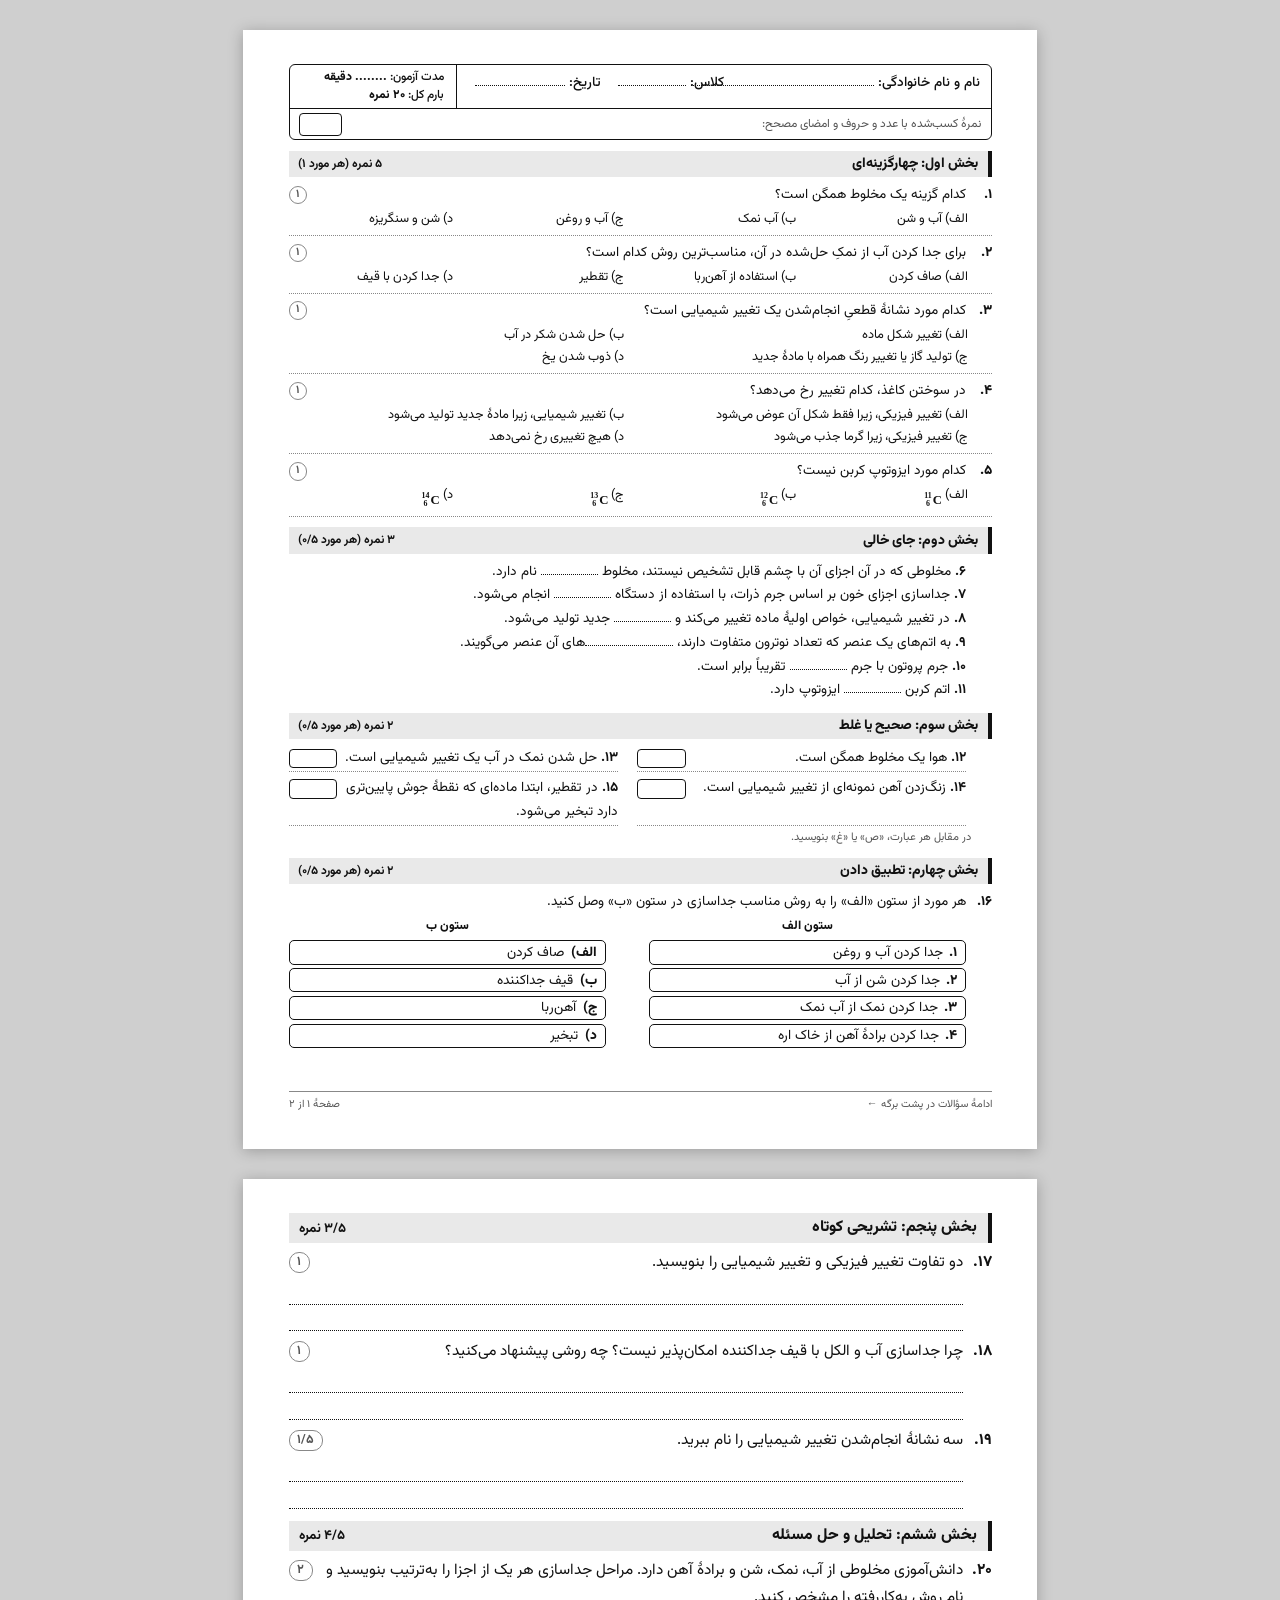
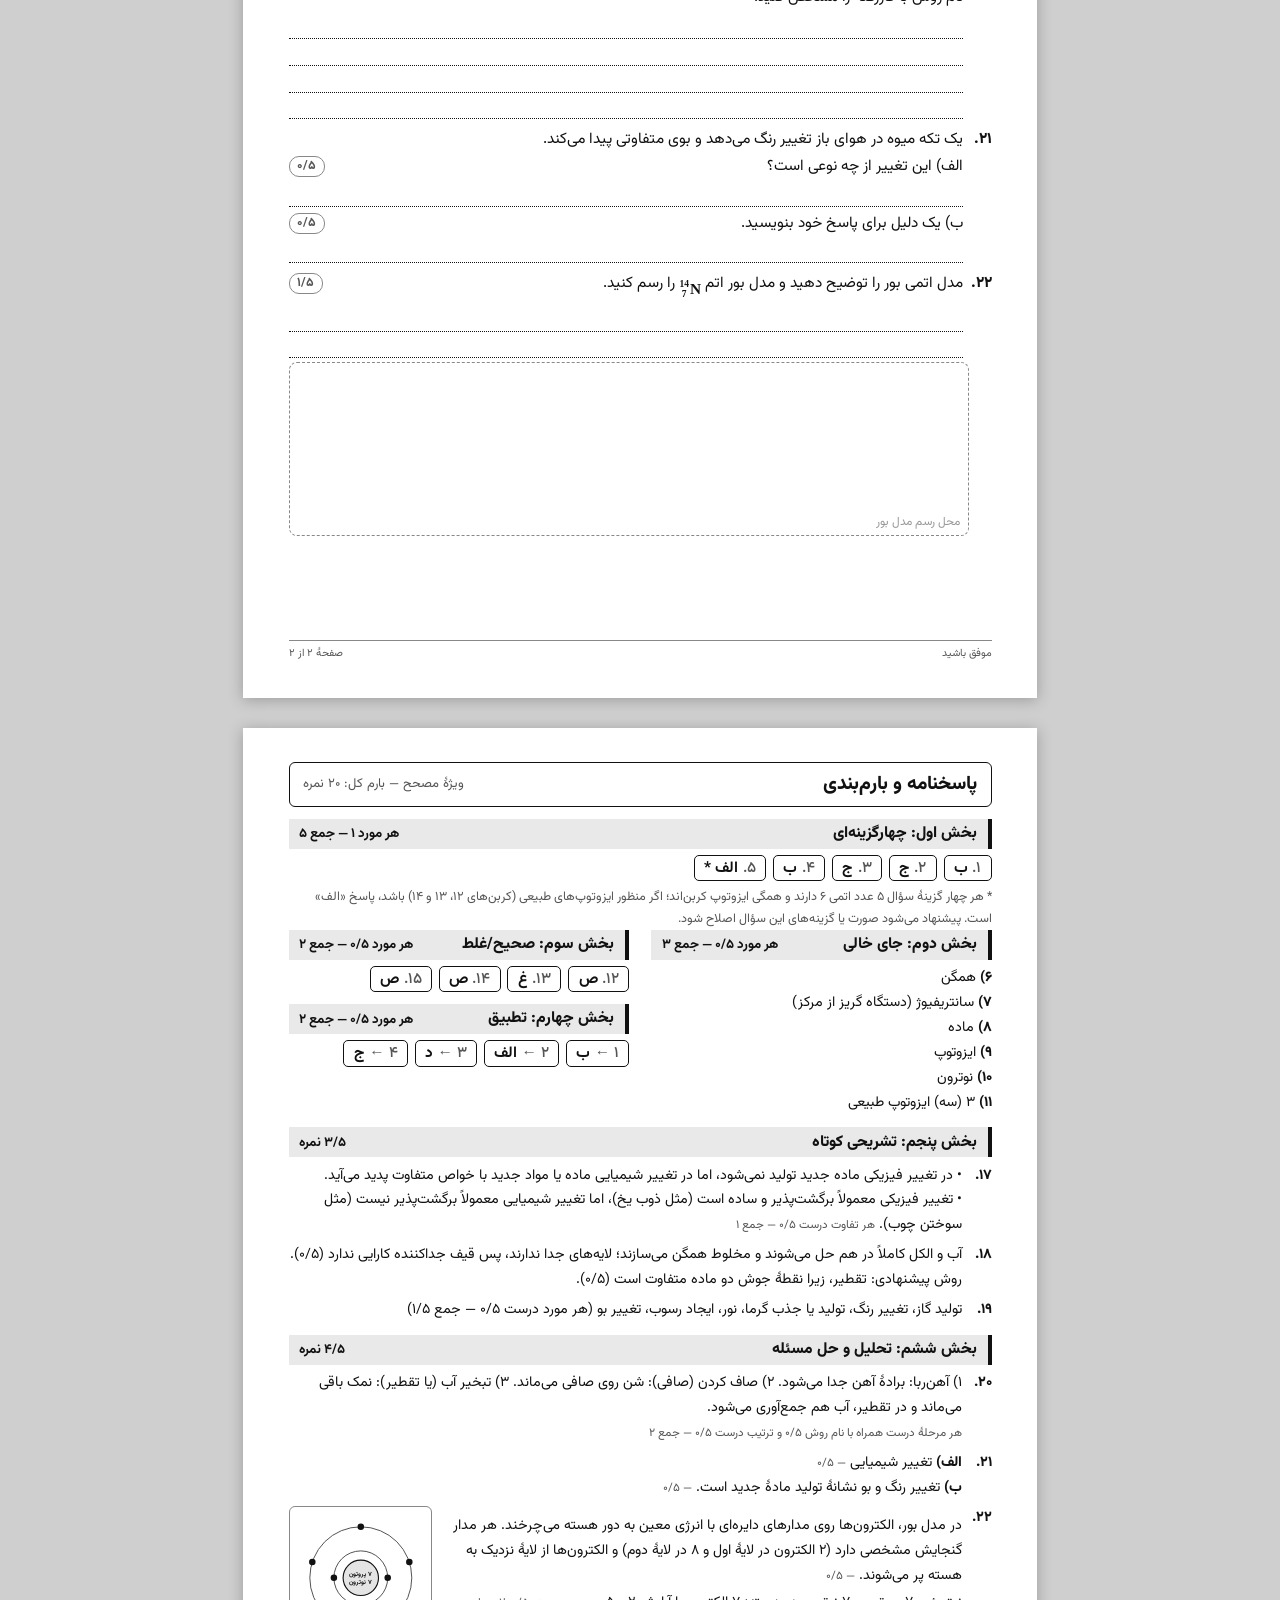
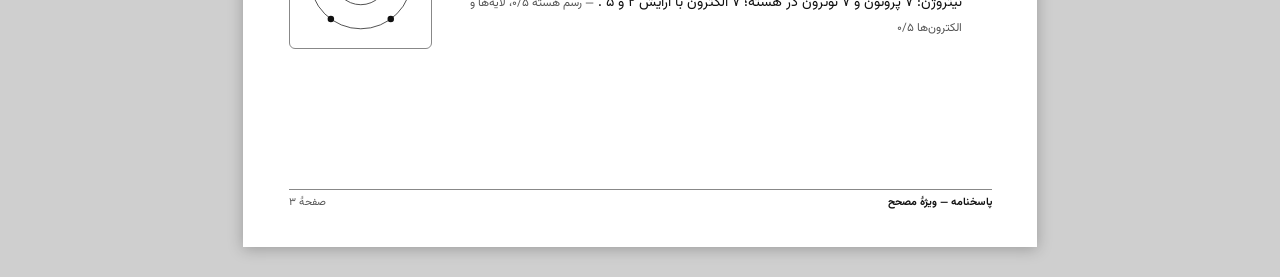
<file: 8th-ex1/index.html>
<!DOCTYPE html>
<html lang="fa" dir="rtl">
<head>
<meta charset="UTF-8">
<meta name="viewport" content="width=device-width, initial-scale=1">
<title>ورقهٔ آزمون ۲</title>
<link rel="preconnect" href="https://fonts.googleapis.com">
<link rel="preconnect" href="https://fonts.gstatic.com" crossorigin>
<link href="https://fonts.googleapis.com/css2?family=Vazirmatn:wght@400;500;700;800&display=swap" rel="stylesheet">
<style>
  :root{
    --ink:#111;
    --soft:#555;
    --rule:#888;
    --band:#e9e9e9;
  }
  *{box-sizing:border-box;margin:0;padding:0}
  html{background:#cfcfcf}
  body{
    font-family:"Vazirmatn","B Nazanin","Vazir","Tahoma",sans-serif;
    color:var(--ink);
    line-height:1.75;
    -webkit-print-color-adjust:exact;print-color-adjust:exact;
  }

  /* ---------- A4 pages ---------- */
  .page{
    width:210mm;
    height:296mm;              /* a hair under 297mm so no blank third sheet appears */
    margin:8mm auto;
    padding:9mm 12mm 9mm;
    background:#fff;
    overflow:hidden;
    position:relative;
    box-shadow:0 2px 14px rgba(0,0,0,.25);
    display:flex;flex-direction:column;
  }
  .content{flex:1 1 auto;min-height:0;overflow:hidden;font-size:11pt}
  .foot{
    flex:0 0 auto;
    display:flex;justify-content:space-between;
    border-top:1px solid var(--rule);
    padding-top:1.2mm;margin-top:2mm;
    font-size:8pt;color:var(--soft);
  }

  @page{size:A4;margin:0}
  @media print{
    html{background:#fff}
    .page{margin:0;box-shadow:none;break-after:page;page-break-after:always}
    .page:last-child{break-after:auto;page-break-after:auto}
  }

  /* ---------- header ---------- */
  .head{
    border:1.4px solid var(--ink);
    border-radius:6px;
    display:grid;
    grid-template-columns:1fr auto;
    margin-bottom:.7em;
  }
  .head .fields{
    display:grid;grid-template-columns:2.2fr 1fr 1.2fr;
    gap:0 .8em;padding:.45em .8em;
    border-inline-end:1.4px solid var(--ink);
    font-weight:500;
  }
  .head .fields span{white-space:nowrap}
  .head .fields .dots{display:inline-block;width:calc(100% - 4.6em);border-bottom:1px dotted var(--ink);height:.8em}
  .head .fields .dots.sm{width:calc(100% - 3.2em)}
  .head .meta{
    display:flex;flex-direction:column;justify-content:center;
    padding:.3em 1em;font-size:.88em;font-weight:500;line-height:1.5;
    min-width:44mm;
  }
  .head .meta b{font-weight:800}
  .head .grade{
    grid-column:1 / -1;
    border-top:1.4px solid var(--ink);
    display:flex;align-items:center;gap:.8em;
    padding:.3em .8em;font-size:.88em;color:var(--soft);
  }
  .head .grade i{
    margin-inline-start:auto;font-style:normal;
    border:1px solid var(--ink);border-radius:4px;
    padding:0 1.6em;color:var(--ink);font-weight:700;
  }

  /* ---------- sections ---------- */
  .sec{
    display:flex;align-items:center;justify-content:space-between;
    background:var(--band);
    border-inline-start:4px solid var(--ink);
    padding:.08em .7em;
    margin:.75em 0 .4em;
    font-weight:800;font-size:1.02em;
  }
  .sec:first-child{margin-top:0}
  .sec small{font-weight:700;font-size:.85em}

  .q{margin-bottom:.45em}
  .qh{display:flex;gap:.45em;align-items:flex-start}
  .qh .n{font-weight:800;flex:0 0 auto;min-width:1.4em}
  .qh .t{flex:1 1 auto}
  .pt{
    flex:0 0 auto;margin-inline-start:auto;
    font-size:.82em;font-weight:700;color:var(--soft);
    border:1px solid var(--rule);border-radius:10px;
    padding:0 .6em;line-height:1.5;margin-top:.25em;white-space:nowrap;
  }
  .sub{margin-inline-start:1.85em}

  /* multiple choice */
  .mcq{display:grid;grid-template-columns:1fr 1fr;gap:.35em 1.4em}
  .mcq .q{margin:0;padding-bottom:.35em;border-bottom:1px dotted var(--rule)}
  .opts{display:grid;grid-template-columns:1fr 1fr;gap:0 .6em;margin:.1em 0 0 0;margin-inline-start:1.85em;font-size:.94em}

  /* fill in */
  .blank{display:inline-block;min-width:4.2em;border-bottom:1px dotted var(--ink);height:1em;vertical-align:baseline}
  .blank.w{min-width:6.5em}

  /* true / false */
  .tf{display:grid;grid-template-columns:1fr 1fr;gap:.2em 1.4em}
  .tf .row{display:flex;gap:.5em;align-items:flex-start;padding:.1em 0;border-bottom:1px dotted var(--rule)}
  .tf .row .tx{flex:1}
  .box{
    flex:0 0 auto;width:2.6em;height:1.45em;margin-top:.2em;
    border:1.2px solid var(--ink);border-radius:4px;
  }

  /* matching */
  .match{
    display:grid;grid-template-columns:1fr 3.2em 1fr;
    margin-inline-start:1.85em;margin-top:.2em;
  }
  .match ol,.match ul{list-style:none;display:flex;flex-direction:column;gap:.25em}
  .match li{
    border:1.2px solid var(--ink);border-radius:5px;
    padding:.05em .6em;line-height:1.55;
    display:flex;gap:.45em;align-items:center;flex:1;
  }
  .match li b{font-weight:800}
  .match .gap{
    position:relative;
  }
  .match .col-h{font-weight:800;font-size:.9em;text-align:center;margin-bottom:.2em}

  /* figures */
  .fig-row{display:grid;gap:.9em;align-items:center;margin-inline-start:0}
  .fig-row.a{grid-template-columns:1fr 47mm}
  .fig-row.b{grid-template-columns:1fr 78mm}
  figure{text-align:center}
  figure svg{display:block;width:100%;height:auto;border:1px solid var(--rule);border-radius:6px;background:#fff}
  figcaption{font-size:.78em;color:var(--soft);margin-top:.1em}
  .parts .p{display:flex;gap:.4em;align-items:flex-start;margin-bottom:.15em}
  .parts .p .ptx{flex:1}
  .ans{border-bottom:1px dotted var(--ink);height:1.75em}
  .ans-block{margin:.1em 0 .25em 0;margin-inline-start:1.85em}
  .ans-block .ans:first-child{margin-top:.1em}
  .ans-inline{display:inline-block;width:9em;border-bottom:1px dotted var(--ink);height:1em;vertical-align:baseline}

  /* ---------- answer key (page 3) ---------- */
  .keytitle{
    display:flex;align-items:center;justify-content:space-between;
    border:1.4px solid var(--ink);border-radius:6px;
    padding:.3em .9em;margin-bottom:.6em;
  }
  .keytitle b{font-size:1.25em;font-weight:800}
  .keytitle span{font-size:.85em;color:var(--soft)}
  .chips{display:flex;flex-wrap:wrap;gap:.3em .45em;margin:.1em 0 .3em}
  .chip{
    border:1.2px solid var(--ink);border-radius:5px;
    padding:0 .6em;line-height:1.6;font-weight:700;white-space:nowrap;
  }
  .chip em{font-style:normal;font-weight:500;color:var(--soft);margin-inline-end:.3em}
  .kgrid{display:grid;grid-template-columns:1fr 1fr;gap:0 1.4em}
  .ki{margin-bottom:.35em;display:flex;gap:.45em;align-items:flex-start}
  .ki .kn{font-weight:800;flex:0 0 auto;min-width:1.6em}
  .ki .kt{flex:1}
  .kk{font-size:.93em}
  .kk .l{display:block;margin-inline-start:0}
  .kk .l b{font-weight:800}
  .note{font-size:.82em;color:var(--soft)}
  .key .foot span:first-child{font-weight:700;color:var(--ink)}

  /* ---- additions for exam 2 ---- */
  .mcq.one{grid-template-columns:1fr}
  .mcq.one .q{border-bottom:1px dotted var(--rule)}
  .opts.c4{grid-template-columns:repeat(4,1fr)}
  .nuc{direction:ltr;unicode-bidi:isolate;display:inline-flex;align-items:center;font-weight:700;font-family:"Times New Roman",serif}
  .iso{display:inline-flex;flex-direction:column;line-height:1;font-size:.62em;text-align:center;margin-right:.12em;font-family:"Times New Roman",serif}
  .iso i{font-style:normal;display:block}
  .drawbox{
    height:46mm;margin:.3em 0 0;margin-inline-start:1.85em;
    border:1.3px dashed var(--rule);border-radius:8px;
    display:flex;align-items:flex-end;justify-content:flex-start;
    padding:.2em .7em;font-size:.78em;color:#999;
  }
  .tfq{display:grid;grid-template-columns:1fr 1fr;gap:.2em 1.4em}
  .tf .box{width:3.6em}
</style>
</head>
<body>

<!-- ======================= PAGE 1 ======================= -->
<section class="page" id="p1">
  <div class="content">

    <div class="head">
      <div class="fields">
        <span>نام و نام خانوادگی: <i class="dots"></i></span>
        <span>کلاس: <i class="dots sm"></i></span>
        <span>تاریخ: <i class="dots sm"></i></span>
      </div>
      <div class="meta">
        <span>مدت آزمون: <b>........ دقیقه</b></span>
        <span>بارم کل: <b>۲۰ نمره</b></span>
      </div>
      <div class="grade">نمرهٔ کسب‌شده با عدد و حروف و امضای مصحح: <i>&nbsp;</i></div>
    </div>

    <div class="sec"><span>بخش اول: چهارگزینه‌ای</span><small>۵ نمره (هر مورد ۱)</small></div>
    <div class="mcq one">
      <div class="q">
        <div class="qh"><span class="n">۱.</span><span class="t">کدام گزینه یک مخلوط همگن است؟</span><span class="pt">۱</span></div>
        <div class="opts c4"><span>الف) آب و شن</span><span>ب) آب نمک</span><span>ج) آب و روغن</span><span>د) شن و سنگریزه</span></div>
      </div>
      <div class="q">
        <div class="qh"><span class="n">۲.</span><span class="t">برای جدا کردن آب از نمکِ حل‌شده در آن، مناسب‌ترین روش کدام است؟</span><span class="pt">۱</span></div>
        <div class="opts c4"><span>الف) صاف کردن</span><span>ب) استفاده از آهن‌ربا</span><span>ج) تقطیر</span><span>د) جدا کردن با قیف</span></div>
      </div>
      <div class="q">
        <div class="qh"><span class="n">۳.</span><span class="t">کدام مورد نشانهٔ قطعیِ انجام‌شدن یک تغییر شیمیایی است؟</span><span class="pt">۱</span></div>
        <div class="opts"><span>الف) تغییر شکل ماده</span><span>ب) حل شدن شکر در آب</span><span>ج) تولید گاز یا تغییر رنگ همراه با مادهٔ جدید</span><span>د) ذوب شدن یخ</span></div>
      </div>
      <div class="q">
        <div class="qh"><span class="n">۴.</span><span class="t">در سوختن کاغذ، کدام تغییر رخ می‌دهد؟</span><span class="pt">۱</span></div>
        <div class="opts"><span>الف) تغییر فیزیکی، زیرا فقط شکل آن عوض می‌شود</span><span>ب) تغییر شیمیایی، زیرا مادهٔ جدید تولید می‌شود</span><span>ج) تغییر فیزیکی، زیرا گرما جذب می‌شود</span><span>د) هیچ تغییری رخ نمی‌دهد</span></div>
      </div>
      <div class="q">
        <div class="qh"><span class="n">۵.</span><span class="t">کدام مورد ایزوتوپ کربن نیست؟</span><span class="pt">۱</span></div>
        <div class="opts c4">
          <span>الف) <span class="nuc"><span class="iso"><i>11</i><i>6</i></span>C</span></span>
          <span>ب) <span class="nuc"><span class="iso"><i>12</i><i>6</i></span>C</span></span>
          <span>ج) <span class="nuc"><span class="iso"><i>13</i><i>6</i></span>C</span></span>
          <span>د) <span class="nuc"><span class="iso"><i>14</i><i>6</i></span>C</span></span>
        </div>
      </div>
    </div>

    <div class="sec"><span>بخش دوم: جای خالی</span><small>۳ نمره (هر مورد ۰/۵)</small></div>
    <div class="sub">
      <p><b>۶.</b> مخلوطی که در آن اجزای آن با چشم قابل تشخیص نیستند، مخلوط <span class="blank"></span> نام دارد.</p>
      <p><b>۷.</b> جداسازی اجزای خون بر اساس جرم ذرات، با استفاده از دستگاه <span class="blank"></span> انجام می‌شود.</p>
      <p><b>۸.</b> در تغییر شیمیایی، خواص اولیهٔ ماده تغییر می‌کند و <span class="blank"></span> جدید تولید می‌شود.</p>
      <p><b>۹.</b> به اتم‌های یک عنصر که تعداد نوترون متفاوت دارند، <span class="blank w"></span>‌های آن عنصر می‌گویند.</p>
      <p><b>۱۰.</b> جرم پروتون با جرم <span class="blank"></span> تقریباً برابر است.</p>
      <p><b>۱۱.</b> اتم کربن <span class="blank"></span> ایزوتوپ دارد.</p>
    </div>

    <div class="sec"><span>بخش سوم: صحیح یا غلط</span><small>۲ نمره (هر مورد ۰/۵)</small></div>
    <div class="tf sub">
      <div class="row"><span class="tx"><b>۱۲.</b> هوا یک مخلوط همگن است.</span><span class="box"></span></div>
      <div class="row"><span class="tx"><b>۱۳.</b> حل شدن نمک در آب یک تغییر شیمیایی است.</span><span class="box"></span></div>
      <div class="row"><span class="tx"><b>۱۴.</b> زنگ‌زدن آهن نمونه‌ای از تغییر شیمیایی است.</span><span class="box"></span></div>
      <div class="row"><span class="tx"><b>۱۵.</b> در تقطیر، ابتدا ماده‌ای که نقطهٔ جوش پایین‌تری دارد تبخیر می‌شود.</span><span class="box"></span></div>
    </div>
    <p class="note sub" style="margin-top:.15em">در مقابل هر عبارت، «ص» یا «غ» بنویسید.</p>

    <div class="sec"><span>بخش چهارم: تطبیق دادن</span><small>۲ نمره (هر مورد ۰/۵)</small></div>
    <div class="q">
      <div class="qh"><span class="n">۱۶.</span><span class="t">هر مورد از ستون «الف» را به روش مناسب جداسازی در ستون «ب» وصل کنید.</span></div>
      <div class="match">
        <div>
          <div class="col-h">ستون الف</div>
          <ol>
            <li><b>۱.</b> جدا کردن آب و روغن</li>
            <li><b>۲.</b> جدا کردن شن از آب</li>
            <li><b>۳.</b> جدا کردن نمک از آب نمک</li>
            <li><b>۴.</b> جدا کردن برادهٔ آهن از خاک اره</li>
          </ol>
        </div>
        <div class="gap"></div>
        <div>
          <div class="col-h">ستون ب</div>
          <ul>
            <li><b>الف)</b> صاف کردن</li>
            <li><b>ب)</b> قیف جداکننده</li>
            <li><b>ج)</b> آهن‌ربا</li>
            <li><b>د)</b> تبخیر</li>
          </ul>
        </div>
      </div>
    </div>

  </div>
  <div class="foot"><span>ادامهٔ سؤالات در پشت برگه ←</span><span>صفحهٔ ۱ از ۲</span></div>
</section>

<!-- ======================= PAGE 2 ======================= -->
<section class="page" id="p2">
  <div class="content">

    <div class="sec"><span>بخش پنجم: تشریحی کوتاه</span><small>۳/۵ نمره</small></div>
    <div class="q">
      <div class="qh"><span class="n">۱۷.</span><span class="t">دو تفاوت تغییر فیزیکی و تغییر شیمیایی را بنویسید.</span><span class="pt">۱</span></div>
      <div class="ans-block"><div class="ans"></div><div class="ans"></div></div>
    </div>
    <div class="q">
      <div class="qh"><span class="n">۱۸.</span><span class="t">چرا جداسازی آب و الکل با قیف جداکننده امکان‌پذیر نیست؟ چه روشی پیشنهاد می‌کنید؟</span><span class="pt">۱</span></div>
      <div class="ans-block"><div class="ans"></div><div class="ans"></div></div>
    </div>
    <div class="q">
      <div class="qh"><span class="n">۱۹.</span><span class="t">سه نشانهٔ انجام‌شدن تغییر شیمیایی را نام ببرید.</span><span class="pt">۱/۵</span></div>
      <div class="ans-block"><div class="ans"></div><div class="ans"></div></div>
    </div>

    <div class="sec"><span>بخش ششم: تحلیل و حل مسئله</span><small>۴/۵ نمره</small></div>
    <div class="q">
      <div class="qh"><span class="n">۲۰.</span><span class="t">دانش‌آموزی مخلوطی از آب، نمک، شن و برادهٔ آهن دارد. مراحل جداسازی هر یک از اجزا را به‌ترتیب بنویسید و نام روش به‌کاررفته را مشخص کنید.</span><span class="pt">۲</span></div>
      <div class="ans-block"><div class="ans"></div><div class="ans"></div><div class="ans"></div><div class="ans"></div></div>
    </div>
    <div class="q">
      <div class="qh"><span class="n">۲۱.</span><span class="t">یک تکه میوه در هوای باز تغییر رنگ می‌دهد و بوی متفاوتی پیدا می‌کند.</span></div>
      <div class="sub">
        <div class="qh"><span class="t">الف) این تغییر از چه نوعی است؟</span><span class="pt">۰/۵</span></div>
        <div class="ans"></div>
        <div class="qh" style="margin-top:.2em"><span class="t">ب) یک دلیل برای پاسخ خود بنویسید.</span><span class="pt">۰/۵</span></div>
        <div class="ans"></div>
      </div>
    </div>
    <div class="q">
      <div class="qh"><span class="n">۲۲.</span><span class="t">مدل اتمی بور را توضیح دهید و مدل بور اتم <span class="nuc"><span class="iso"><i>14</i><i>7</i></span>N</span> را رسم کنید.</span><span class="pt">۱/۵</span></div>
      <div class="ans-block"><div class="ans"></div><div class="ans"></div></div>
      <div class="drawbox">محل رسم مدل بور</div>
    </div>

  </div>
  <div class="foot"><span>موفق باشید</span><span>صفحهٔ ۲ از ۲</span></div>
</section>

<!-- ======================= PAGE 3: ANSWER KEY ======================= -->
<section class="page key" id="p3">
  <div class="content">

    <div class="keytitle"><b>پاسخنامه و بارم‌بندی</b><span>ویژهٔ مصحح — بارم کل: ۲۰ نمره</span></div>

    <div class="sec"><span>بخش اول: چهارگزینه‌ای</span><small>هر مورد ۱ — جمع ۵</small></div>
    <div class="chips">
      <span class="chip"><em>۱.</em>ب</span>
      <span class="chip"><em>۲.</em>ج</span>
      <span class="chip"><em>۳.</em>ج</span>
      <span class="chip"><em>۴.</em>ب</span>
      <span class="chip"><em>۵.</em>الف *</span>
    </div>
    <p class="note">* هر چهار گزینهٔ سؤال ۵ عدد اتمی ۶ دارند و همگی ایزوتوپ کربن‌اند؛ اگر منظور ایزوتوپ‌های طبیعی (کربن‌های ۱۲، ۱۳ و ۱۴) باشد، پاسخ «الف» است. پیشنهاد می‌شود صورت یا گزینه‌های این سؤال اصلاح شود.</p>

    <div class="kgrid">
      <div>
        <div class="sec"><span>بخش دوم: جای خالی</span><small>هر مورد ۰/۵ — جمع ۳</small></div>
        <div class="kk">
          <span class="l"><b>۶)</b> همگن</span>
          <span class="l"><b>۷)</b> سانتریفیوژ (دستگاه گریز از مرکز)</span>
          <span class="l"><b>۸)</b> ماده</span>
          <span class="l"><b>۹)</b> ایزوتوپ</span>
          <span class="l"><b>۱۰)</b> نوترون</span>
          <span class="l"><b>۱۱)</b> ۳ (سه) ایزوتوپ طبیعی</span>
        </div>
      </div>
      <div>
        <div class="sec"><span>بخش سوم: صحیح/غلط</span><small>هر مورد ۰/۵ — جمع ۲</small></div>
        <div class="chips">
          <span class="chip"><em>۱۲.</em>ص</span>
          <span class="chip"><em>۱۳.</em>غ</span>
          <span class="chip"><em>۱۴.</em>ص</span>
          <span class="chip"><em>۱۵.</em>ص</span>
        </div>
        <div class="sec"><span>بخش چهارم: تطبیق</span><small>هر مورد ۰/۵ — جمع ۲</small></div>
        <div class="chips">
          <span class="chip"><em>۱ ←</em>ب</span>
          <span class="chip"><em>۲ ←</em>الف</span>
          <span class="chip"><em>۳ ←</em>د</span>
          <span class="chip"><em>۴ ←</em>ج</span>
        </div>
      </div>
    </div>

    <div class="sec"><span>بخش پنجم: تشریحی کوتاه</span><small>۳/۵ نمره</small></div>
    <div class="kk">
      <div class="ki"><span class="kn">۱۷.</span><span class="kt">
        <span class="l">• در تغییر فیزیکی ماده جدید تولید نمی‌شود، اما در تغییر شیمیایی ماده یا مواد جدید با خواص متفاوت پدید می‌آید.</span>
        <span class="l">• تغییر فیزیکی معمولاً برگشت‌پذیر و ساده است (مثل ذوب یخ)، اما تغییر شیمیایی معمولاً برگشت‌پذیر نیست (مثل سوختن چوب). <span class="note">هر تفاوت درست ۰/۵ — جمع ۱</span></span>
      </span></div>
      <div class="ki"><span class="kn">۱۸.</span><span class="kt">
        <span class="l">آب و الکل کاملاً در هم حل می‌شوند و مخلوط همگن می‌سازند؛ لایه‌های جدا ندارند، پس قیف جداکننده کارایی ندارد (۰/۵). روش پیشنهادی: تقطیر، زیرا نقطهٔ جوش دو ماده متفاوت است (۰/۵).</span>
      </span></div>
      <div class="ki"><span class="kn">۱۹.</span><span class="kt">
        <span class="l">تولید گاز، تغییر رنگ، تولید یا جذب گرما، نور، ایجاد رسوب، تغییر بو (هر مورد درست ۰/۵ — جمع ۱/۵)</span>
      </span></div>
    </div>

    <div class="sec"><span>بخش ششم: تحلیل و حل مسئله</span><small>۴/۵ نمره</small></div>
    <div class="kk">
      <div class="ki"><span class="kn">۲۰.</span><span class="kt">
        <span class="l">۱) آهن‌ربا: برادهٔ آهن جدا می‌شود. ۲) صاف کردن (صافی): شن روی صافی می‌ماند. ۳) تبخیر آب (یا تقطیر): نمک باقی می‌ماند و در تقطیر، آب هم جمع‌آوری می‌شود.</span>
        <span class="note">هر مرحلهٔ درست همراه با نام روش ۰/۵ و ترتیب درست ۰/۵ — جمع ۲</span>
      </span></div>
      <div class="ki"><span class="kn">۲۱.</span><span class="kt">
        <span class="l"><b>الف)</b> تغییر شیمیایی <span class="note">— ۰/۵</span></span>
        <span class="l"><b>ب)</b> تغییر رنگ و بو نشانهٔ تولید مادهٔ جدید است. <span class="note">— ۰/۵</span></span>
      </span></div>
      <div class="ki"><span class="kn">۲۲.</span><span class="kt">
        <div class="fig-row" style="grid-template-columns:1fr 38mm">
          <div>
            <span class="l">در مدل بور، الکترون‌ها روی مدارهای دایره‌ای با انرژی معین به دور هسته می‌چرخند. هر مدار گنجایش مشخصی دارد (۲ الکترون در لایهٔ اول و ۸ در لایهٔ دوم) و الکترون‌ها از لایهٔ نزدیک به هسته پر می‌شوند. <span class="note">— ۰/۵</span></span>
            <span class="l" style="margin-top:.2em">نیتروژن: ۷ پروتون و ۷ نوترون در هسته؛ ۷ الکترون با آرایش ۲ و ۵ . <span class="note">— رسم هسته ۰/۵، لایه‌ها و الکترون‌ها ۰/۵</span></span>
          </div>
          <figure>
            <svg viewBox="0 0 200 200" xmlns="http://www.w3.org/2000/svg" role="img" aria-label="مدل بور نیتروژن">
              <circle cx="100" cy="100" r="38" fill="none" stroke="#444" stroke-width="1.3"/>
              <circle cx="100" cy="100" r="72" fill="none" stroke="#444" stroke-width="1.3"/>
              <circle cx="100" cy="100" r="25" fill="#e4e4e4" stroke="#111" stroke-width="1.6"/>
              <g font-family="Vazirmatn,Tahoma,sans-serif" font-size="9" font-weight="700" text-anchor="middle" fill="#111">
                <text x="100" y="97">۷ پروتون</text>
                <text x="100" y="109">۷ نوترون</text>
              </g>
              <g fill="#111">
                <circle cx="138" cy="100" r="4.6"/><circle cx="62" cy="100" r="4.6"/>
                <circle cx="100" cy="28" r="4.6"/><circle cx="168.5" cy="77.8" r="4.6"/>
                <circle cx="142.3" cy="158.2" r="4.6"/><circle cx="57.7" cy="158.2" r="4.6"/>
                <circle cx="31.5" cy="77.8" r="4.6"/>
              </g>
            </svg>
          </figure>
        </div>
      </span></div>
    </div>

  </div>
  <div class="foot"><span>پاسخنامه — ویژهٔ مصحح</span><span>صفحهٔ ۳</span></div>
</section>

<script>
/* Auto-fit: each page's text starts at 11.5pt and shrinks in tiny steps only if
   content would overflow, so every sheet stays exactly one A4 page. */
function fitPages(){
  document.querySelectorAll('.page .content').forEach(function(c){
    var fs = 11.5;
    c.style.fontSize = fs + 'pt';
    while (c.scrollHeight > c.clientHeight + 1 && fs > 7.5){
      fs -= 0.1;
      c.style.fontSize = fs.toFixed(1) + 'pt';
    }
  });
}
window.addEventListener('load', fitPages);
if (document.fonts && document.fonts.ready) document.fonts.ready.then(fitPages);
window.addEventListener('beforeprint', fitPages);
</script>
</body>
</html>
</file>
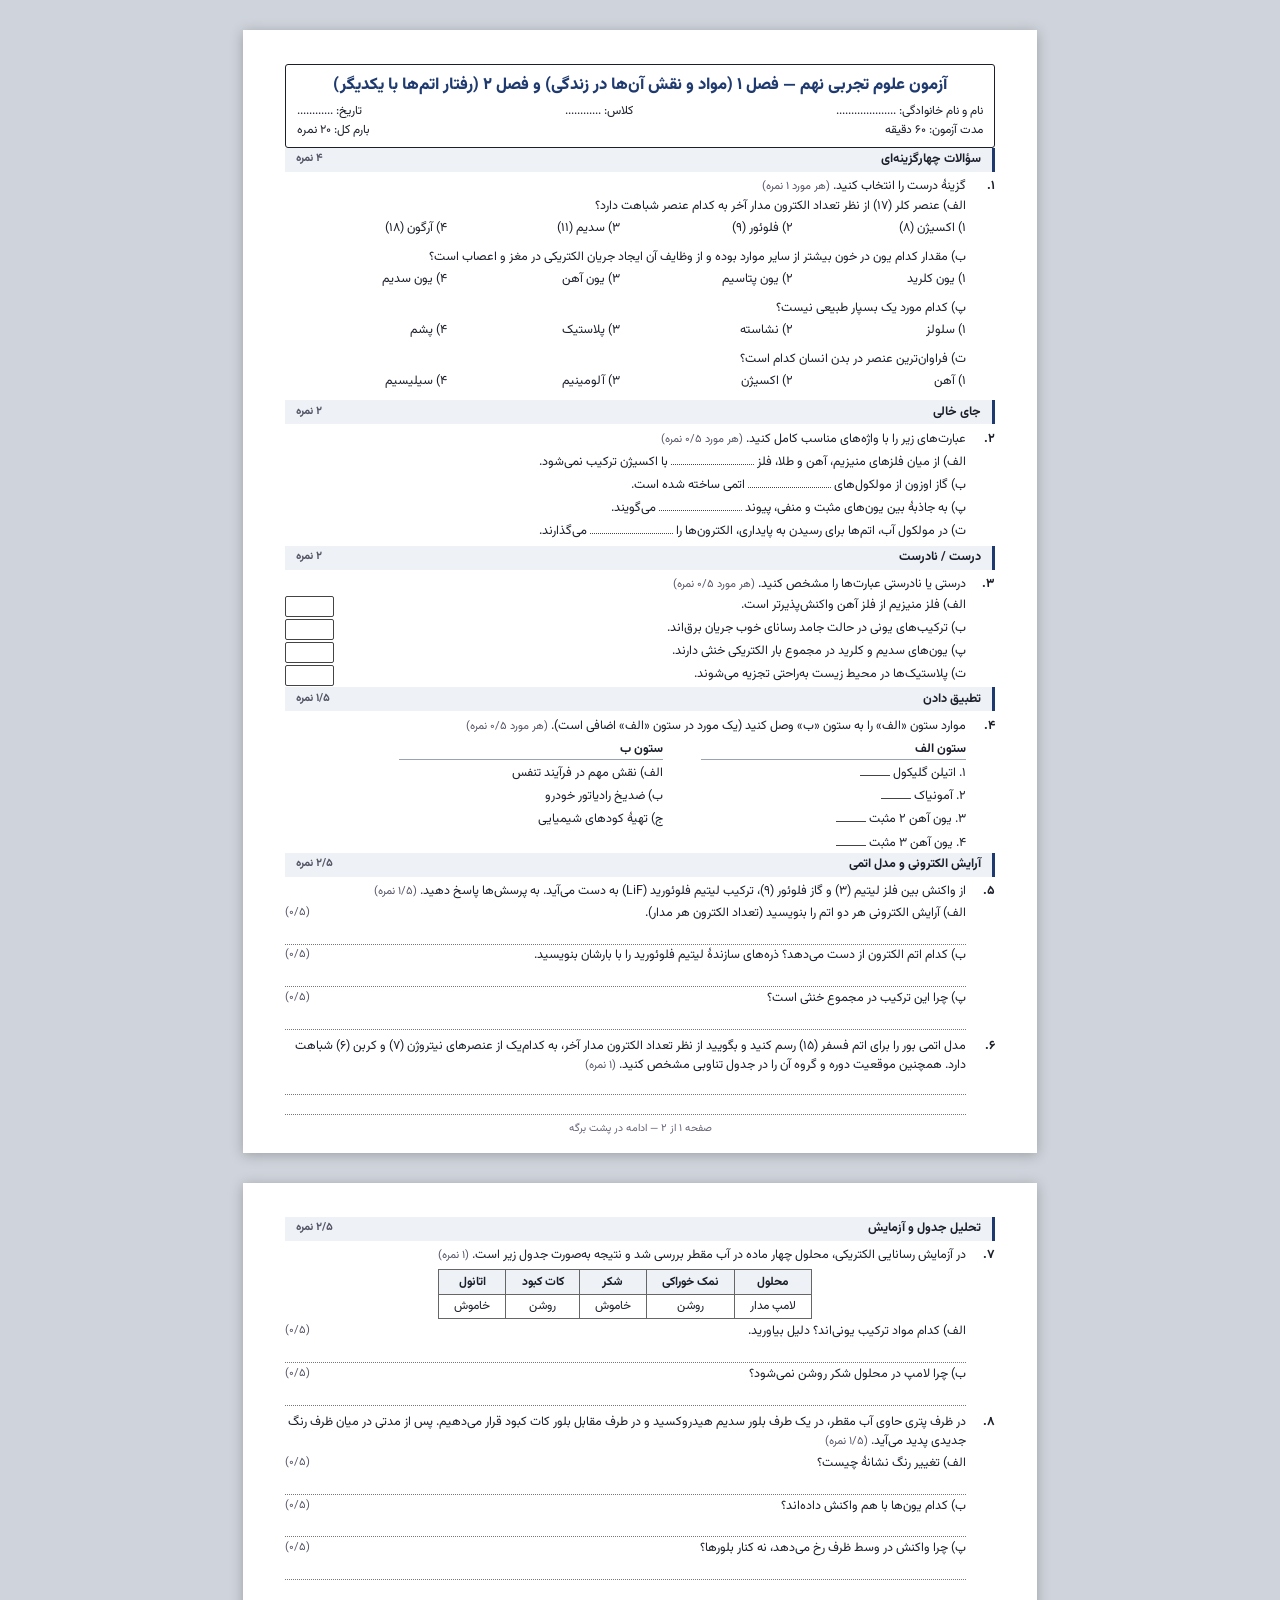
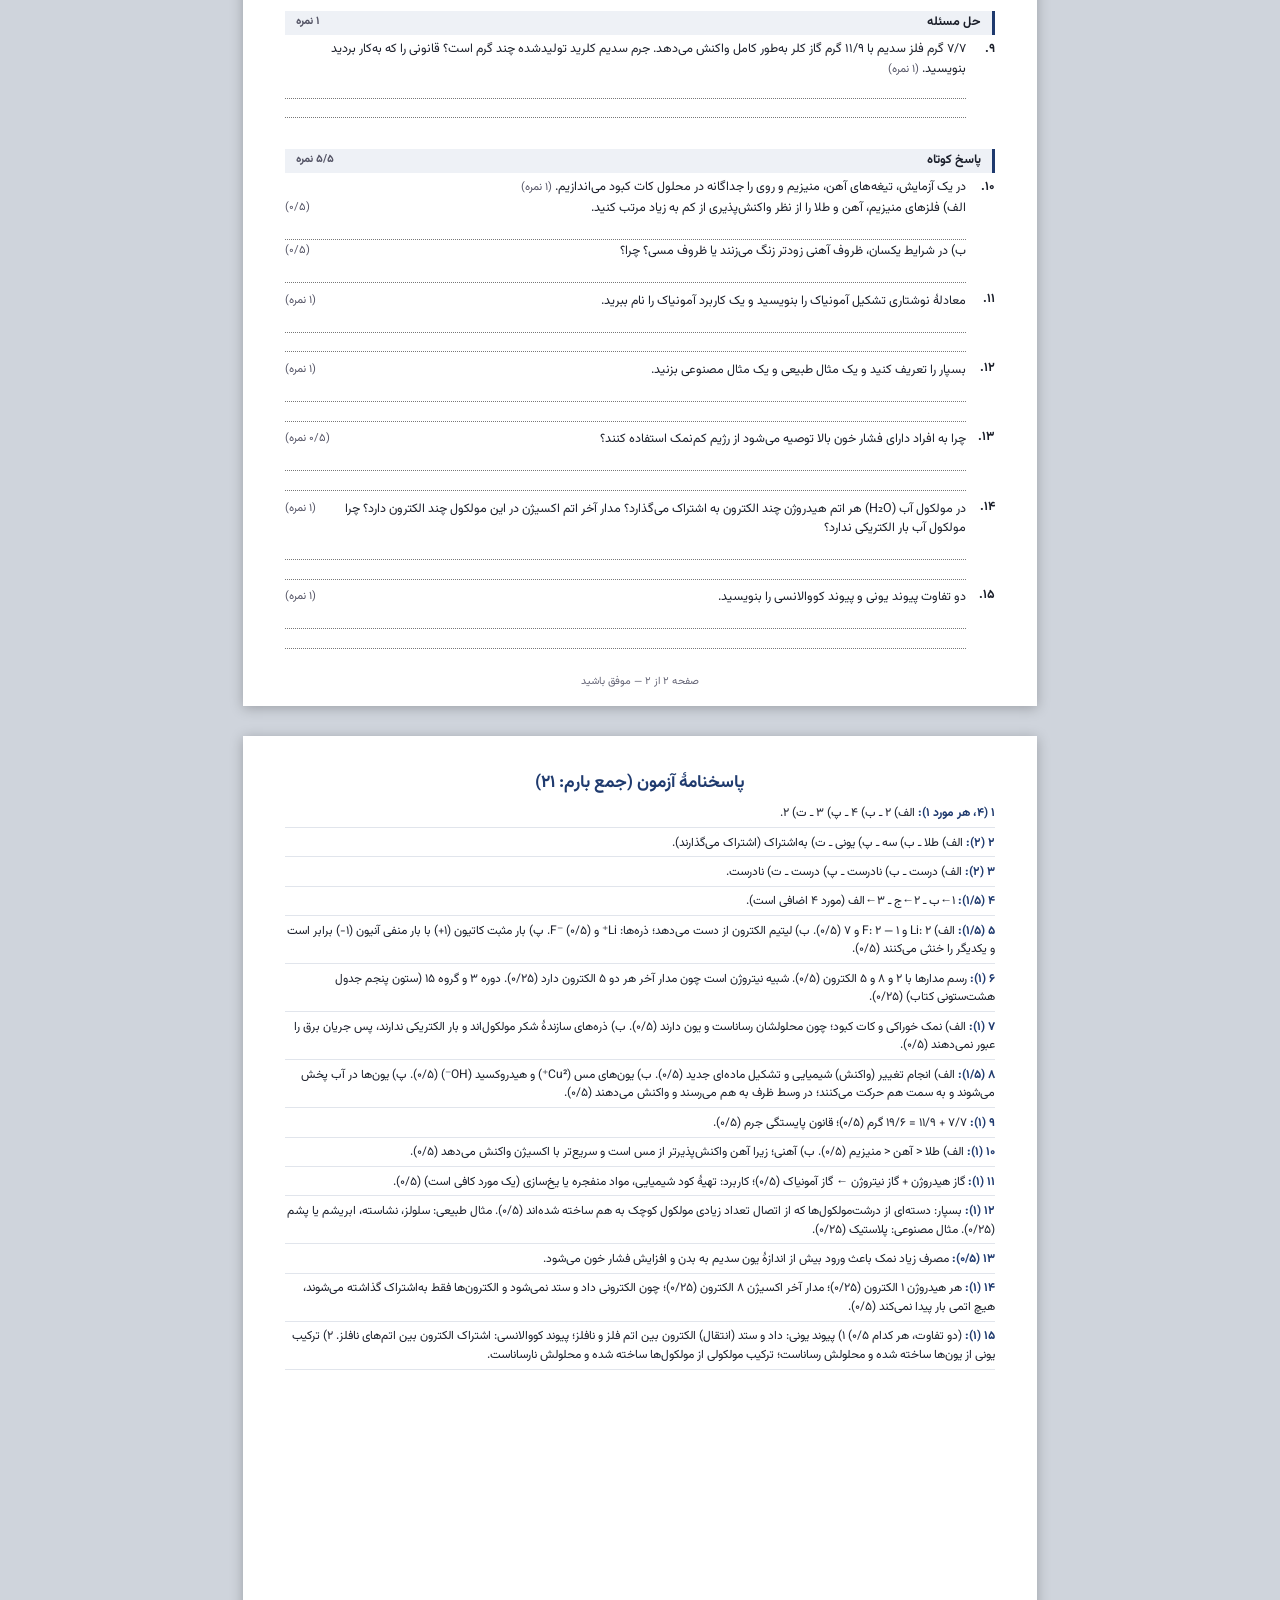
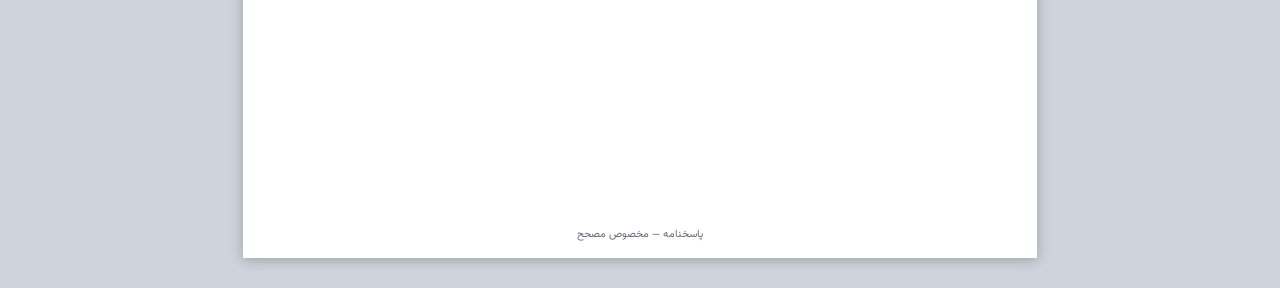
<file: 9-2th-ex1/index.html>
<!DOCTYPE html>
<html lang="fa" dir="rtl">
  <head>
    <meta charset="utf-8" />
    <meta name="viewport" content="width=device-width, initial-scale=1" />
    <title>آزمون علوم نهم — فصل ۱ و ۲ (نسخهٔ ب)</title>
    <link
      href="https://fonts.googleapis.com/css2?family=Vazirmatn:wght@400;600;800&display=swap"
      rel="stylesheet"
    />
    <style>
      @page {
        size: A4;
        margin: 0;
      }
      * {
        box-sizing: border-box;
      }
      :root {
        --ink: #1b1f2a;
        --line: #9aa3b2;
        --soft: #eef1f6;
        --accent: #1f3a6e;
      }
      html,
      body {
        margin: 0;
      }
      body {
        background: #cfd4dc;
        font-family: Vazirmatn, Tahoma, sans-serif;
        color: var(--ink);
        font-size: 9.4pt;
        line-height: 1.55;
      }
      .page {
        width: 210mm;
        height: 297mm;
        margin: 8mm auto;
        padding: 9mm 11mm 15mm;
        background: #fff;
        overflow: hidden;
        position: relative;
        box-shadow: 0 2px 12px rgba(0, 0, 0, 0.25);
        display: flex;
        flex-direction: column;
        justify-content: space-between;
      }
      .page::after {
        content: attr(data-n);
        position: absolute;
        bottom: 4mm;
        left: 0;
        right: 0;
        text-align: center;
        font-size: 8pt;
        color: #667;
      }
      .hd {
        border: 1.4px solid var(--ink);
        border-radius: 3px;
        padding: 2mm 3mm;
      }
      .hd h1 {
        margin: 0 0 1mm;
        font-size: 12.5pt;
        font-weight: 800;
        text-align: center;
        color: var(--accent);
      }
      .hd .r {
        display: flex;
        justify-content: space-between;
        gap: 4mm;
        font-size: 9pt;
      }
      .sec {
        display: flex;
        justify-content: space-between;
        background: var(--soft);
        border-right: 3px solid var(--accent);
        padding: 0.6mm 3mm;
        margin: 0 0 1.4mm;
        font-weight: 700;
      }
      .q {
        margin: 0 0 1.8mm;
        display: flex;
        gap: 1.8mm;
        break-inside: avoid;
      }
      .q:last-child {
        margin-bottom: 0;
      }
      .q > b {
        flex: none;
        min-width: 6mm;
      }
      .q > div {
        flex: 1;
      }
      .m {
        color: #556;
        font-size: 8.4pt;
        white-space: nowrap;
      }
      .o {
        display: grid;
        grid-template-columns: repeat(4, 1fr);
        gap: 0 3mm;
        margin: 0.8mm 0 2.4mm;
      }
      .fb .sub {
        margin: 1mm 0;
      }
      .sub {
        display: flex;
        justify-content: space-between;
        gap: 3mm;
        margin: 0.5mm 0;
      }
      .dot {
        display: inline-block;
        min-width: 22mm;
        border-bottom: 1px dotted #444;
      }
      .tf {
        display: flex;
        justify-content: space-between;
        gap: 3mm;
        margin: 0.4mm 0;
      }
      .tf i {
        border: 1px solid #444;
        min-width: 13mm;
        border-radius: 2px;
      }
      .mt {
        display: grid;
        grid-template-columns: 1fr 1fr;
        gap: 1mm 10mm;
        max-width: 150mm;
        margin-top: 1mm;
      }
      .mt .h {
        font-weight: 700;
        border-bottom: 1px solid var(--line);
      }
      .n {
        display: inline-block;
        min-width: 8mm;
        border-bottom: 1px solid #444;
        margin-left: 2mm;
      }
      .ans {
        border-bottom: 1px dotted #777;
        height: 5.2mm;
      }
      table {
        border-collapse: collapse;
        margin: 1mm auto;
        font-size: 9pt;
      }
      td,
      th {
        border: 1px solid #666;
        padding: 0.6mm 4mm;
        text-align: center;
      }
      th {
        background: var(--soft);
      }
      .key {
        justify-content: flex-start;
      }
      .key h2 {
        margin: 0 0 2mm;
        text-align: center;
        color: var(--accent);
        font-size: 13pt;
      }
      .key ol {
        margin: 0;
        padding: 0;
        list-style: none;
      }
      .key li {
        margin: 0 0 1.5mm;
        padding-bottom: 1.1mm;
        border-bottom: 1px solid #e1e5ec;
        font-size: 9pt;
      }
      .key li b {
        color: var(--accent);
      }
      @media print {
        body {
          background: #fff;
        }
        .page {
          margin: 0;
          box-shadow: none;
          break-after: page;
        }
        .page:last-child {
          break-after: auto;
        }
      }
    </style>
  </head>
  <body>
    <section class="page" data-n="صفحه ۱ از ۲ — ادامه در پشت برگه">
      <div class="hd">
        <h1>
          آزمون علوم تجربی نهم — فصل ۱ (مواد و نقش آن‌ها در زندگی) و فصل ۲
          (رفتار اتم‌ها با یکدیگر)
        </h1>
        <div class="r">
          <span>نام و نام خانوادگی: ....................</span
          ><span>کلاس: ............</span><span>تاریخ: ............</span>
        </div>
        <div class="r">
          <span>مدت آزمون: ۶۰ دقیقه</span><span>بارم کل: ۲۰ نمره</span>
        </div>
      </div>

      <div class="g">
        <div class="sec">
          <span>سؤالات چهارگزینه‌ای</span><span class="m">۴ نمره</span>
        </div>
        <div class="q">
          <b>۱.</b>
          <div>
            گزینهٔ درست را انتخاب کنید. <span class="m">(هر مورد ۱ نمره)</span>
            <div>
              الف) عنصر کلر (۱۷) از نظر تعداد الکترون مدار آخر به کدام عنصر
              شباهت دارد؟
            </div>
            <div class="o">
              <span>۱) اکسیژن (۸)</span><span>۲) فلوئور (۹)</span
              ><span>۳) سدیم (۱۱)</span><span>۴) آرگون (۱۸)</span>
            </div>
            <div>
              ب) مقدار کدام یون در خون بیشتر از سایر موارد بوده و از وظایف آن
              ایجاد جریان الکتریکی در مغز و اعصاب است؟
            </div>
            <div class="o">
              <span>۱) یون کلرید</span><span>۲) یون پتاسیم</span
              ><span>۳) یون آهن</span><span>۴) یون سدیم</span>
            </div>
            <div>پ) کدام مورد یک بسپار طبیعی نیست؟</div>
            <div class="o">
              <span>۱) سلولز</span><span>۲) نشاسته</span><span>۳) پلاستیک</span
              ><span>۴) پشم</span>
            </div>
            <div>ت) فراوان‌ترین عنصر در بدن انسان کدام است؟</div>
            <div class="o">
              <span>۱) آهن</span><span>۲) اکسیژن</span><span>۳) آلومینیم</span
              ><span>۴) سیلیسیم</span>
            </div>
          </div>
        </div>
      </div>

      <div class="g">
        <div class="sec">
          <span>جای خالی</span><span class="m">۲ نمره</span>
        </div>
        <div class="q fb">
          <b>۲.</b>
          <div>
            عبارت‌های زیر را با واژه‌های مناسب کامل کنید.
            <span class="m">(هر مورد ۰/۵ نمره)</span>
            <div class="sub">
              <span
                >الف) از میان فلزهای منیزیم، آهن و طلا، فلز
                <span class="dot"></span> با اکسیژن ترکیب نمی‌شود.</span
              >
            </div>
            <div class="sub">
              <span
                >ب) گاز اوزون از مولکول‌های <span class="dot"></span> اتمی ساخته
                شده است.</span
              >
            </div>
            <div class="sub">
              <span
                >پ) به جاذبهٔ بین یون‌های مثبت و منفی، پیوند
                <span class="dot"></span> می‌گویند.</span
              >
            </div>
            <div class="sub">
              <span
                >ت) در مولکول آب، اتم‌ها برای رسیدن به پایداری، الکترون‌ها را
                <span class="dot"></span> می‌گذارند.</span
              >
            </div>
          </div>
        </div>
      </div>

      <div class="g">
        <div class="sec">
          <span>درست / نادرست</span><span class="m">۲ نمره</span>
        </div>
        <div class="q">
          <b>۳.</b>
          <div>
            درستی یا نادرستی عبارت‌ها را مشخص کنید.
            <span class="m">(هر مورد ۰/۵ نمره)</span>
            <div class="tf">
              <span>الف) فلز منیزیم از فلز آهن واکنش‌پذیرتر است.</span
              ><i>&nbsp;</i>
            </div>
            <div class="tf">
              <span
                >ب) ترکیب‌های یونی در حالت جامد رسانای خوب جریان برق‌اند.</span
              ><i>&nbsp;</i>
            </div>
            <div class="tf">
              <span
                >پ) یون‌های سدیم و کلرید در مجموع بار الکتریکی خنثی دارند.</span
              ><i>&nbsp;</i>
            </div>
            <div class="tf">
              <span>ت) پلاستیک‌ها در محیط زیست به‌راحتی تجزیه می‌شوند.</span
              ><i>&nbsp;</i>
            </div>
          </div>
        </div>
      </div>

      <div class="g">
        <div class="sec">
          <span>تطبیق دادن</span><span class="m">۱/۵ نمره</span>
        </div>
        <div class="q">
          <b>۴.</b>
          <div>
            موارد ستون «الف» را به ستون «ب» وصل کنید (یک مورد در ستون «الف»
            اضافی است). <span class="m">(هر مورد ۰/۵ نمره)</span>
            <div class="mt">
              <div class="h">ستون الف</div>
              <div class="h">ستون ب</div>
              <div>۱. اتیلن گلیکول <span class="n"></span></div>
              <div>الف) نقش مهم در فرآیند تنفس</div>
              <div>۲. آمونیاک <span class="n"></span></div>
              <div>ب) ضدیخ رادیاتور خودرو</div>
              <div>۳. یون آهن ۲ مثبت <span class="n"></span></div>
              <div>ج) تهیهٔ کودهای شیمیایی</div>
              <div>۴. یون آهن ۳ مثبت <span class="n"></span></div>
              <div></div>
            </div>
          </div>
        </div>
      </div>

      <div class="g">
        <div class="sec">
          <span>آرایش الکترونی و مدل اتمی</span><span class="m">۲/۵ نمره</span>
        </div>
        <div class="q">
          <b>۵.</b>
          <div>
            از واکنش بین فلز لیتیم (۳) و گاز فلوئور (۹)، ترکیب لیتیم فلوئورید
            (LiF) به دست می‌آید. به پرسش‌ها پاسخ دهید.
            <span class="m">(۱/۵ نمره)</span>
            <div class="sub">
              <span
                >الف) آرایش الکترونی هر دو اتم را بنویسید (تعداد الکترون هر
                مدار).</span
              ><span class="m">(۰/۵)</span>
            </div>
            <div class="ans"></div>
            <div class="sub">
              <span
                >ب) کدام اتم الکترون از دست می‌دهد؟ ذره‌های سازندهٔ لیتیم
                فلوئورید را با بارشان بنویسید.</span
              ><span class="m">(۰/۵)</span>
            </div>
            <div class="ans"></div>
            <div class="sub">
              <span>پ) چرا این ترکیب در مجموع خنثی است؟</span
              ><span class="m">(۰/۵)</span>
            </div>
            <div class="ans"></div>
          </div>
        </div>
        <div class="q">
          <b>۶.</b>
          <div>
            مدل اتمی بور را برای اتم فسفر (۱۵) رسم کنید و بگویید از نظر تعداد
            الکترون مدار آخر، به کدام‌یک از عنصرهای نیتروژن (۷) و کربن (۶) شباهت
            دارد. همچنین موقعیت دوره و گروه آن را در جدول تناوبی مشخص کنید.
            <span class="m">(۱ نمره)</span>
            <div class="ans"></div>
            <div class="ans"></div>
          </div>
        </div>
      </div>
    </section>

    <section class="page" data-n="صفحه ۲ از ۲ — موفق باشید">
      <div class="g">
        <div class="sec">
          <span>تحلیل جدول و آزمایش</span><span class="m">۲/۵ نمره</span>
        </div>
        <div class="q">
          <b>۷.</b>
          <div>
            در آزمایش رسانایی الکتریکی، محلول چهار ماده در آب مقطر بررسی شد و
            نتیجه به‌صورت جدول زیر است. <span class="m">(۱ نمره)</span>
            <table>
              <tr>
                <th>محلول</th>
                <th>نمک خوراکی</th>
                <th>شکر</th>
                <th>کات کبود</th>
                <th>اتانول</th>
              </tr>
              <tr>
                <td>لامپ مدار</td>
                <td>روشن</td>
                <td>خاموش</td>
                <td>روشن</td>
                <td>خاموش</td>
              </tr>
            </table>
            <div class="sub">
              <span>الف) کدام مواد ترکیب یونی‌اند؟ دلیل بیاورید.</span
              ><span class="m">(۰/۵)</span>
            </div>
            <div class="ans"></div>
            <div class="sub">
              <span>ب) چرا لامپ در محلول شکر روشن نمی‌شود؟</span
              ><span class="m">(۰/۵)</span>
            </div>
            <div class="ans"></div>
          </div>
        </div>
        <div class="q">
          <b>۸.</b>
          <div>
            در ظرف پتری حاوی آب مقطر، در یک طرف بلور سدیم هیدروکسید و در طرف
            مقابل بلور کات کبود قرار می‌دهیم. پس از مدتی در میان ظرف رنگ جدیدی
            پدید می‌آید. <span class="m">(۱/۵ نمره)</span>
            <div class="sub">
              <span>الف) تغییر رنگ نشانهٔ چیست؟</span
              ><span class="m">(۰/۵)</span>
            </div>
            <div class="ans"></div>
            <div class="sub">
              <span>ب) کدام یون‌ها با هم واکنش داده‌اند؟</span
              ><span class="m">(۰/۵)</span>
            </div>
            <div class="ans"></div>
            <div class="sub">
              <span>پ) چرا واکنش در وسط ظرف رخ می‌دهد، نه کنار بلورها؟</span
              ><span class="m">(۰/۵)</span>
            </div>
            <div class="ans"></div>
          </div>
        </div>
      </div>

      <div class="g">
        <div class="sec">
          <span>حل مسئله</span><span class="m">۱ نمره</span>
        </div>
        <div class="q">
          <b>۹.</b>
          <div>
            ۷/۷ گرم فلز سدیم با ۱۱/۹ گرم گاز کلر به‌طور کامل واکنش می‌دهد. جرم
            سدیم کلرید تولیدشده چند گرم است؟ قانونی را که به‌کار بردید بنویسید.
            <span class="m">(۱ نمره)</span>
            <div class="ans"></div>
            <div class="ans"></div>
          </div>
        </div>
      </div>

      <div class="g">
        <div class="sec">
          <span>پاسخ کوتاه</span><span class="m">۵/۵ نمره</span>
        </div>
        <div class="q">
          <b>۱۰.</b>
          <div>
            در یک آزمایش، تیغه‌های آهن، منیزیم و روی را جداگانه در محلول کات
            کبود می‌اندازیم. <span class="m">(۱ نمره)</span>
            <div class="sub">
              <span
                >الف) فلزهای منیزیم، آهن و طلا را از نظر واکنش‌پذیری از کم به
                زیاد مرتب کنید.</span
              ><span class="m">(۰/۵)</span>
            </div>
            <div class="ans"></div>
            <div class="sub">
              <span
                >ب) در شرایط یکسان، ظروف آهنی زودتر زنگ می‌زنند یا ظروف مسی؟
                چرا؟</span
              ><span class="m">(۰/۵)</span>
            </div>
            <div class="ans"></div>
          </div>
        </div>
        <div class="q">
          <b>۱۱.</b>
          <div>
            <div class="sub">
              <span
                >معادلهٔ نوشتاری تشکیل آمونیاک را بنویسید و یک کاربرد آمونیاک را
                نام ببرید.</span
              ><span class="m">(۱ نمره)</span>
            </div>
            <div class="ans"></div>
            <div class="ans"></div>
          </div>
        </div>
        <div class="q">
          <b>۱۲.</b>
          <div>
            <div class="sub">
              <span
                >بسپار را تعریف کنید و یک مثال طبیعی و یک مثال مصنوعی
                بزنید.</span
              ><span class="m">(۱ نمره)</span>
            </div>
            <div class="ans"></div>
            <div class="ans"></div>
          </div>
        </div>
        <div class="q">
          <b>۱۳.</b>
          <div>
            <div class="sub">
              <span
                >چرا به افراد دارای فشار خون بالا توصیه می‌شود از رژیم کم‌نمک
                استفاده کنند؟</span
              ><span class="m">(۰/۵ نمره)</span>
            </div>
            <div class="ans"></div>
            <div class="ans"></div>
          </div>
        </div>
        <div class="q">
          <b>۱۴.</b>
          <div>
            <div class="sub">
              <span
                >در مولکول آب (H₂O) هر اتم هیدروژن چند الکترون به اشتراک
                می‌گذارد؟ مدار آخر اتم اکسیژن در این مولکول چند الکترون دارد؟
                چرا مولکول آب بار الکتریکی ندارد؟</span
              ><span class="m">(۱ نمره)</span>
            </div>
            <div class="ans"></div>
            <div class="ans"></div>
          </div>
        </div>
        <div class="q">
          <b>۱۵.</b>
          <div>
            <div class="sub">
              <span>دو تفاوت پیوند یونی و پیوند کووالانسی را بنویسید.</span
              ><span class="m">(۱ نمره)</span>
            </div>
            <div class="ans"></div>
            <div class="ans"></div>
          </div>
        </div>
      </div>
    </section>

    <section class="page key" data-n="پاسخنامه — مخصوص مصحح">
      <h2>پاسخنامهٔ آزمون (جمع بارم: ۲۱)</h2>
      <ol>
        <li><b>۱ (۴، هر مورد ۱):</b> الف) ۲ ـ ب) ۴ ـ پ) ۳ ـ ت) ۲.</li>
        <li>
          <b>۲ (۲):</b> الف) طلا ـ ب) سه ـ پ) یونی ـ ت) به‌اشتراک (اشتراک
          می‌گذارند).
        </li>
        <li><b>۳ (۲):</b> الف) درست ـ ب) نادرست ـ پ) درست ـ ت) نادرست.</li>
        <li><b>۴ (۱/۵):</b> ۱←ب ـ ۲←ج ـ ۳←الف (مورد ۴ اضافی است).</li>
        <li>
          <b>۵ (۱/۵):</b> الف) Li: ۲ و ۱ — F: ۲ و ۷ (۰/۵). ب) لیتیم الکترون از
          دست می‌دهد؛ ذره‌ها: Li⁺ و F⁻ (۰/۵). پ) بار مثبت کاتیون (۱+) با بار
          منفی آنیون (۱−) برابر است و یکدیگر را خنثی می‌کنند (۰/۵).
        </li>
        <li>
          <b>۶ (۱):</b> رسم مدارها با ۲ و ۸ و ۵ الکترون (۰/۵). شبیه نیتروژن است
          چون مدار آخر هر دو ۵ الکترون دارد (۰/۲۵). دوره ۳ و گروه ۱۵ (ستون پنجم
          جدول هشت‌ستونی کتاب) (۰/۲۵).
        </li>
        <li>
          <b>۷ (۱):</b> الف) نمک خوراکی و کات کبود؛ چون محلولشان رساناست و یون
          دارند (۰/۵). ب) ذره‌های سازندهٔ شکر مولکول‌اند و بار الکتریکی ندارند،
          پس جریان برق را عبور نمی‌دهند (۰/۵).
        </li>
        <li>
          <b>۸ (۱/۵):</b> الف) انجام تغییر (واکنش) شیمیایی و تشکیل ماده‌ای جدید
          (۰/۵). ب) یون‌های مس (Cu²⁺) و هیدروکسید (OH⁻) (۰/۵). پ) یون‌ها در آب
          پخش می‌شوند و به سمت هم حرکت می‌کنند؛ در وسط ظرف به هم می‌رسند و واکنش
          می‌دهند (۰/۵).
        </li>
        <li>
          <b>۹ (۱):</b> ۷/۷ + ۱۱/۹ = ۱۹/۶ گرم (۰/۵)؛ قانون پایستگی جرم (۰/۵).
        </li>
        <li>
          <b>۱۰ (۱):</b> الف) طلا < آهن < منیزیم (۰/۵). ب) آهنی؛ زیرا آهن
          واکنش‌پذیرتر از مس است و سریع‌تر با اکسیژن واکنش می‌دهد (۰/۵).
        </li>
        <li>
          <b>۱۱ (۱):</b> گاز هیدروژن + گاز نیتروژن ← گاز آمونیاک (۰/۵)؛ کاربرد:
          تهیهٔ کود شیمیایی، مواد منفجره یا یخ‌سازی (یک مورد کافی است) (۰/۵).
        </li>
        <li>
          <b>۱۲ (۱):</b> بسپار: دسته‌ای از درشت‌مولکول‌ها که از اتصال تعداد
          زیادی مولکول کوچک به هم ساخته شده‌اند (۰/۵). مثال طبیعی: سلولز،
          نشاسته، ابریشم یا پشم (۰/۲۵). مثال مصنوعی: پلاستیک (۰/۲۵).
        </li>
        <li>
          <b>۱۳ (۰/۵):</b> مصرف زیاد نمک باعث ورود بیش از اندازهٔ یون سدیم به
          بدن و افزایش فشار خون می‌شود.
        </li>
        <li>
          <b>۱۴ (۱):</b> هر هیدروژن ۱ الکترون (۰/۲۵)؛ مدار آخر اکسیژن ۸ الکترون
          (۰/۲۵)؛ چون الکترونی داد و ستد نمی‌شود و الکترون‌ها فقط به‌اشتراک
          گذاشته می‌شوند، هیچ اتمی بار پیدا نمی‌کند (۰/۵).
        </li>
        <li>
          <b>۱۵ (۱):</b> (دو تفاوت، هر کدام ۰/۵) ۱) پیوند یونی: داد و ستد
          (انتقال) الکترون بین اتم فلز و نافلز؛ پیوند کووالانسی: اشتراک الکترون
          بین اتم‌های نافلز. ۲) ترکیب یونی از یون‌ها ساخته شده و محلولش رساناست؛
          ترکیب مولکولی از مولکول‌ها ساخته شده و محلولش نارساناست.
        </li>
      </ol>
    </section>
  </body>
</html>
</file>
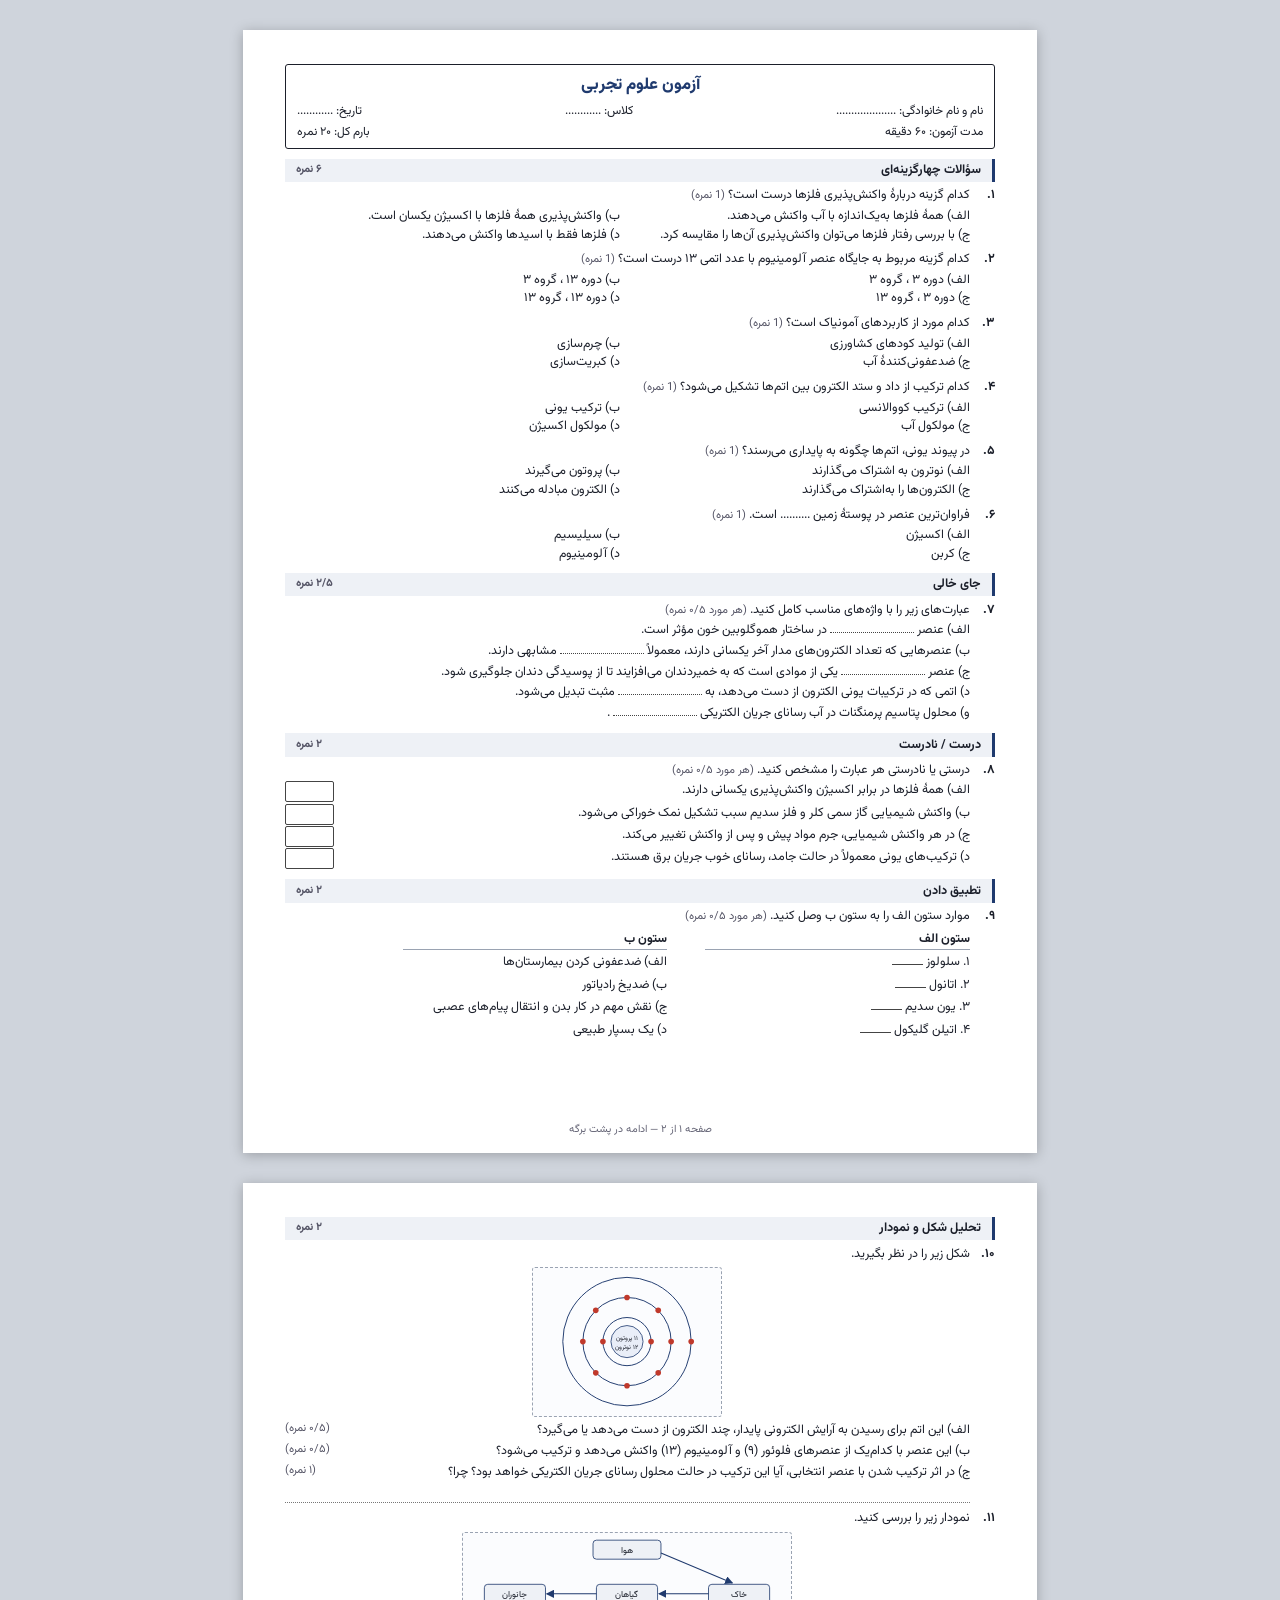
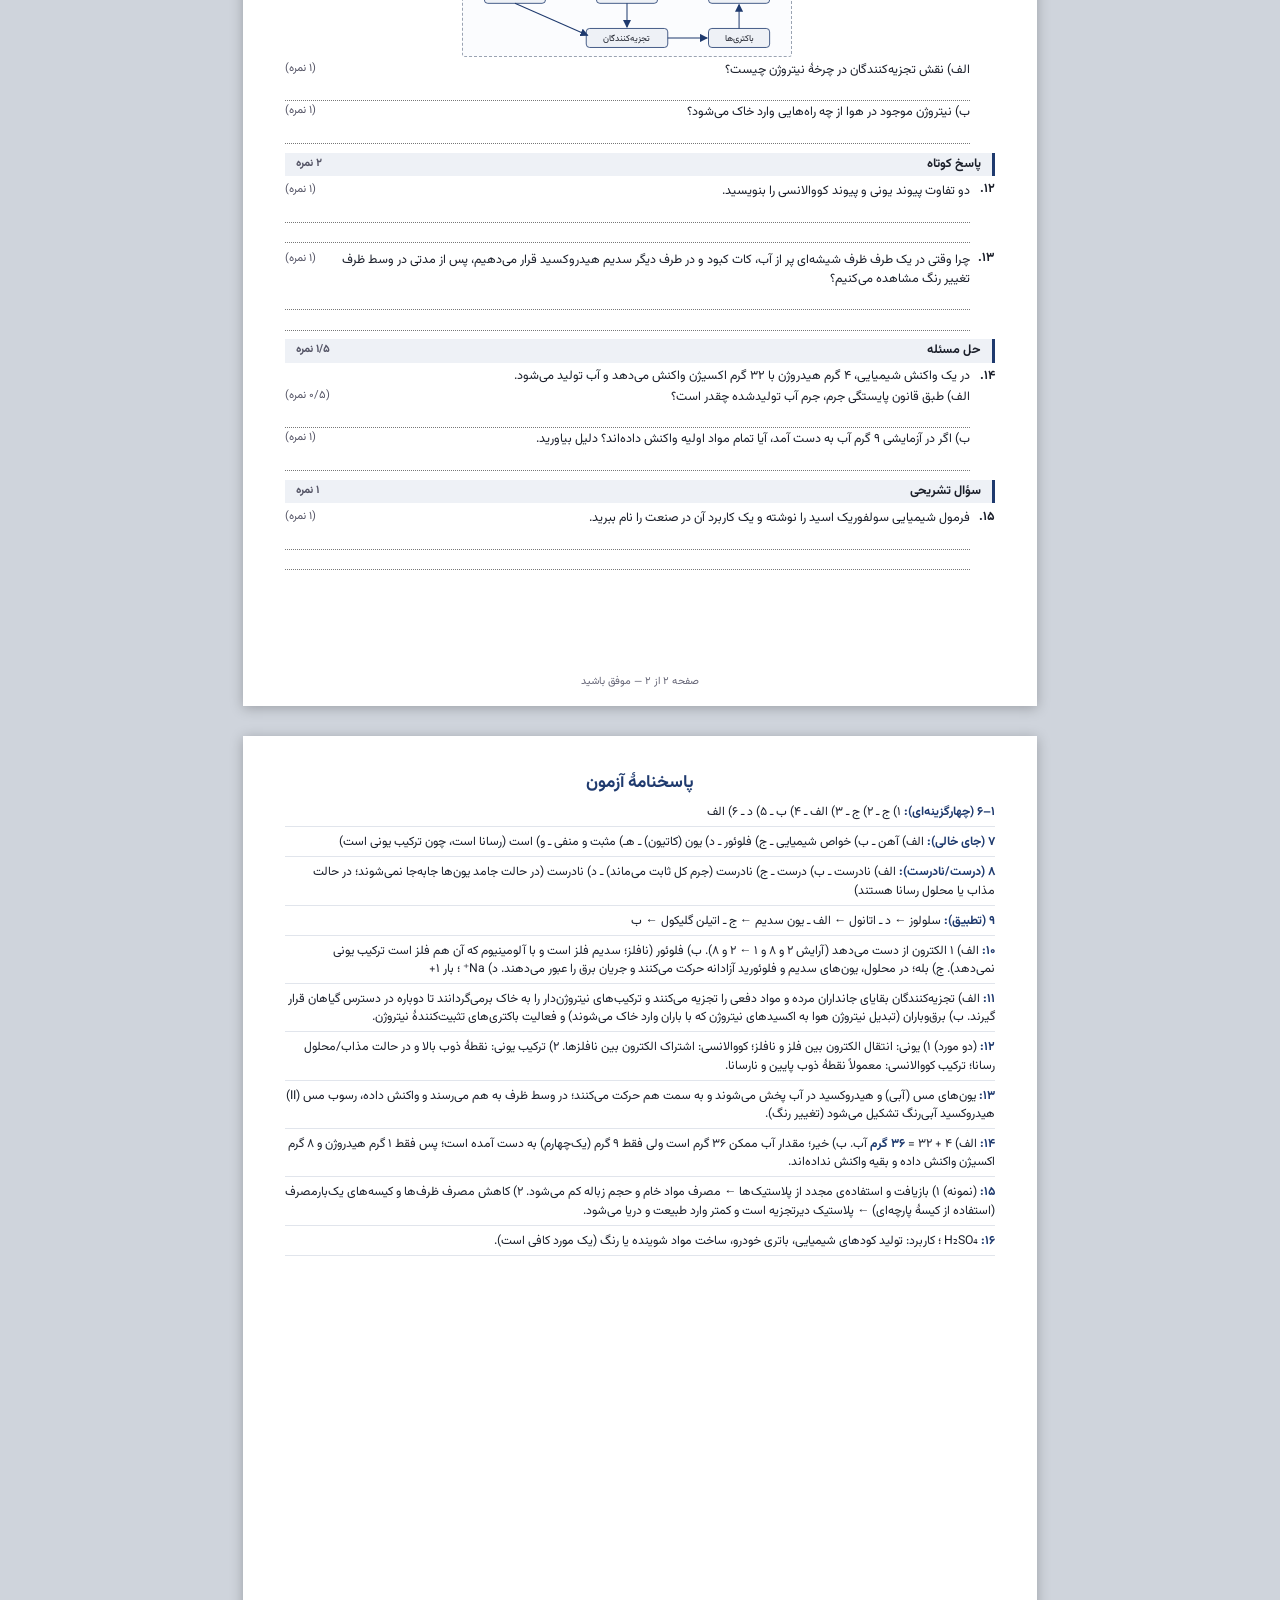
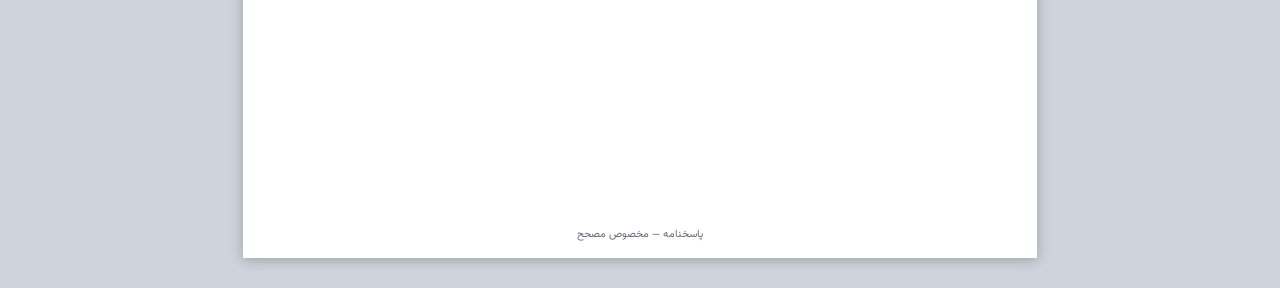
<file: 9th-ex1/index.html>
<!DOCTYPE html>
<html lang="fa" dir="rtl">
  <head>
    <meta charset="utf-8" />
    <meta name="viewport" content="width=device-width, initial-scale=1" />
    <title>آزمون علوم — پیوند یونی، آرایش الکترونی و بسپارها</title>
    <link
      href="https://fonts.googleapis.com/css2?family=Vazirmatn:wght@400;600;800&display=swap"
      rel="stylesheet"
    />
    <style>
      @page {
        size: A4;
        margin: 0;
      }
      * {
        box-sizing: border-box;
      }
      :root {
        --ink: #1b1f2a;
        --line: #9aa3b2;
        --soft: #eef1f6;
        --accent: #1f3a6e;
      }
      html,
      body {
        margin: 0;
      }
      body {
        background: #cfd4dc;
        font-family: Vazirmatn, Tahoma, "Segoe UI", sans-serif;
        color: var(--ink);
        font-size: 9.4pt;
        line-height: 1.5;
      }
      .page {
        width: 210mm;
        height: 297mm;
        margin: 8mm auto;
        padding: 9mm 11mm;
        background: #fff;
        overflow: hidden;
        position: relative;
        box-shadow: 0 2px 12px rgba(0, 0, 0, 0.25);
      }
      .page::after {
        content: attr(data-n);
        position: absolute;
        bottom: 4mm;
        left: 0;
        right: 0;
        text-align: center;
        font-size: 8pt;
        color: #667;
      }
      .hd {
        border: 1.4px solid var(--ink);
        border-radius: 3px;
        padding: 2mm 3mm;
        margin-bottom: 2.5mm;
      }
      .hd h1 {
        margin: 0 0 1mm;
        font-size: 12.5pt;
        font-weight: 800;
        text-align: center;
        color: var(--accent);
      }
      .hd .r {
        display: flex;
        justify-content: space-between;
        gap: 4mm;
        font-size: 9pt;
      }
      .sec {
        display: flex;
        justify-content: space-between;
        align-items: center;
        background: var(--soft);
        border-right: 3px solid var(--accent);
        padding: 0.6mm 3mm;
        margin: 2.3mm 0 1.2mm;
        font-weight: 700;
        font-size: 9.4pt;
      }
      .q {
        margin: 0 0 1.6mm;
        display: flex;
        gap: 1.8mm;
        break-inside: avoid;
      }
      .q > b {
        flex: none;
        min-width: 5mm;
      }
      .q > div {
        flex: 1;
      }
      .m {
        color: #556;
        font-size: 8.4pt;
        white-space: nowrap;
      }
      .o {
        display: grid;
        grid-template-columns: 1fr 1fr;
        gap: 0 4mm;
        margin-top: 0.4mm;
      }
      .sub {
        margin: 0.5mm 0;
        display: flex;
        justify-content: space-between;
        gap: 3mm;
      }
      .dot {
        display: inline-block;
        min-width: 22mm;
        border-bottom: 1px dotted #444;
      }
      .tf {
        display: flex;
        justify-content: space-between;
        gap: 3mm;
        margin: 0.4mm 0;
      }
      .tf i {
        font-style: normal;
        border: 1px solid #444;
        min-width: 13mm;
        text-align: center;
        border-radius: 2px;
      }
      .mt {
        display: grid;
        grid-template-columns: 1fr 1fr;
        gap: 1mm 10mm;
        margin-top: 1mm;
        max-width: 150mm;
      }
      .mt .h {
        font-weight: 700;
        border-bottom: 1px solid var(--line);
      }
      .mt span.n {
        display: inline-block;
        min-width: 8mm;
        border-bottom: 1px solid #444;
        margin-left: 2mm;
      }
      .fig {
        display: block;
        margin: 1mm auto;
        border: 1px dashed var(--line);
        border-radius: 3px;
        padding: 1mm;
        background: #fbfcfe;
      }
      .fig text {
        font-family: Vazirmatn, Tahoma, sans-serif;
      }
      .ans {
        border-bottom: 1px dotted #777;
        height: 5.3mm;
      }
      .key h2 {
        margin: 0 0 2mm;
        text-align: center;
        color: var(--accent);
        font-size: 13pt;
      }
      .key ol {
        margin: 0;
        padding: 0;
        list-style: none;
      }
      .key li {
        margin: 0 0 1.6mm;
        padding-bottom: 1.2mm;
        border-bottom: 1px solid #e1e5ec;
        font-size: 9.2pt;
      }
      .key li b {
        color: var(--accent);
      }
      @media print {
        body {
          background: #fff;
        }
        .page {
          margin: 0;
          box-shadow: none;
          break-after: page;
        }
        .page:last-child {
          break-after: auto;
        }
      }
    </style>
  </head>
  <body>
    <!-- صفحه ۱ -->
    <section class="page" data-n="صفحه ۱ از ۲ — ادامه در پشت برگه">
      <div class="hd">
        <h1>آزمون علوم تجربی</h1>
        <div class="r">
          <span>نام و نام خانوادگی: ....................</span
          ><span>کلاس: ............</span><span>تاریخ: ............</span>
        </div>
        <div class="r" style="margin-top: 0.8mm">
          <span>مدت آزمون: ۶۰ دقیقه</span><span>بارم کل: ۲۰ نمره</span>
        </div>
      </div>

      <div class="sec">
        <span>سؤالات چهارگزینه‌ای</span><span class="m">۶ نمره</span>
      </div>
      <div class="q">
        <b>۱.</b>
        <div>
          کدام گزینه دربارهٔ واکنش‌پذیری فلزها درست است؟
          <span class="m">(1 نمره)</span>
          <div class="o">
            <span>الف) همهٔ فلزها به‌یک‌اندازه با آب واکنش می‌دهند.</span
            ><span>ب) واکنش‌پذیری همهٔ فلزها با اکسیژن یکسان است.</span
            ><span
              >ج) با بررسی رفتار فلزها می‌توان واکنش‌پذیری آن‌ها را مقایسه
              کرد.</span
            ><span>د) فلزها فقط با اسیدها واکنش می‌دهند.</span>
          </div>
        </div>
      </div>
      <div class="q">
        <b>۲.</b>
        <div>
          کدام گزینه مربوط به جایگاه عنصر آلومینیوم با عدد اتمی ۱۳ درست است؟
          <span class="m">(1 نمره)</span>
          <div class="o">
            <span>الف) دوره ۳ ، گروه ۳</span><span>ب) دوره ۱۳ ، گروه ۳</span
            ><span>ج) دوره ۳ ، گروه ۱۳</span><span>د) دوره ۱۳ ، گروه ۱۳</span>
          </div>
        </div>
      </div>
      <div class="q">
        <b>۳.</b>
        <div>
          کدام مورد از کاربردهای آمونیاک است؟ <span class="m">(1 نمره)</span>
          <div class="o">
            <span>الف) تولید کودهای کشاورزی</span><span>ب) چرم‌سازی</span
            ><span>ج) ضدعفونی‌کنندهٔ آب</span><span>د) کبریت‌سازی</span>
          </div>
        </div>
      </div>
      <div class="q">
        <b>۴.</b>
        <div>
          کدام ترکیب از داد و ستد الکترون بین اتم‌ها تشکیل می‌شود؟
          <span class="m">(1 نمره)</span>
          <div class="o">
            <span>الف) ترکیب کووالانسی</span><span>ب) ترکیب یونی</span
            ><span>ج) مولکول آب</span><span>د) مولکول اکسیژن</span>
          </div>
        </div>
      </div>
      <div class="q">
        <b>۵.</b>
        <div>
          در پیوند یونی، اتم‌ها چگونه به پایداری می‌رسند؟
          <span class="m">(1 نمره)</span>
          <div class="o">
            <span>الف) نوترون به اشتراک می‌گذارند</span
            ><span>ب) پروتون می‌گیرند</span
            ><span>ج) الکترون‌ها را به‌اشتراک می‌گذارند</span
            ><span>د) الکترون مبادله می‌کنند</span>
          </div>
        </div>
      </div>
      <div class="q">
        <b>۶.</b>
        <div>
          فراوان‌ترین عنصر در پوستهٔ زمین .......... است.
          <span class="m">(1 نمره)</span>
          <div class="o">
            <span>الف) اکسیژن</span><span>ب) سیلیسیم</span><span>ج) کربن</span
            ><span>د) آلومینیوم</span>
          </div>
        </div>
      </div>

      <div class="sec">
        <span>جای خالی</span><span class="m">۲/۵ نمره</span>
      </div>
      <div class="q">
        <b>۷.</b>
        <div>
          عبارت‌های زیر را با واژه‌های مناسب کامل کنید.
          <span class="m">(هر مورد ۰/۵ نمره)</span>
          <div class="sub">
            <span
              >الف) عنصر <span class="dot"></span> در ساختار هموگلوبین خون مؤثر
              است.</span
            >
          </div>
          <div class="sub">
            <span
              >ب) عنصرهایی که تعداد الکترون‌های مدار آخر یکسانی دارند، معمولاً
              <span class="dot"></span> مشابهی دارند.</span
            >
          </div>
          <div class="sub">
            <span
              >ج) عنصر <span class="dot"></span> یکی از موادی است که به
              خمیردندان می‌افزایند تا از پوسیدگی دندان جلوگیری شود.</span
            >
          </div>
          <div class="sub">
            <span
              >د) اتمی که در ترکیبات یونی الکترون از دست می‌دهد، به
              <span class="dot"></span> مثبت تبدیل می‌شود.</span
            >
          </div>

          <div class="sub">
            <span
              >و) محلول پتاسیم پرمنگنات در آب رسانای جریان الکتریکی
              <span class="dot"></span> .</span
            >
          </div>
        </div>
      </div>

      <div class="sec">
        <span>درست / نادرست</span><span class="m">۲ نمره</span>
      </div>
      <div class="q">
        <b>۸.</b>
        <div>
          درستی یا نادرستی هر عبارت را مشخص کنید.
          <span class="m">(هر مورد ۰/۵ نمره)</span>
          <div class="tf">
            <span
              >الف) همهٔ فلزها در برابر اکسیژن واکنش‌پذیری یکسانی دارند.</span
            ><i>&nbsp;</i>
          </div>
          <div class="tf">
            <span
              >ب) واکنش شیمیایی گاز سمی کلر و فلز سدیم سبب تشکیل نمک خوراکی
              می‌شود.</span
            ><i>&nbsp;</i>
          </div>
          <div class="tf">
            <span
              >ج) در هر واکنش شیمیایی، جرم مواد پیش و پس از واکنش تغییر
              می‌کند.</span
            ><i>&nbsp;</i>
          </div>
          <div class="tf">
            <span
              >د) ترکیب‌های یونی معمولاً در حالت جامد، رسانای خوب جریان برق
              هستند.</span
            ><i>&nbsp;</i>
          </div>
        </div>
      </div>

      <div class="sec">
        <span>تطبیق دادن</span><span class="m">۲ نمره</span>
      </div>
      <div class="q">
        <b>۹.</b>
        <div>
          موارد ستون الف را به ستون ب وصل کنید.
          <span class="m">(هر مورد ۰/۵ نمره)</span>
          <div class="mt">
            <div class="h">ستون الف</div>
            <div class="h">ستون ب</div>
            <div>۱. سلولوز <span class="n"></span></div>
            <div>الف) ضدعفونی کردن بیمارستان‌ها</div>
            <div>۲. اتانول <span class="n"></span></div>
            <div>ب) ضدیخ رادیاتور</div>
            <div>۳. یون سدیم <span class="n"></span></div>
            <div>ج) نقش مهم در کار بدن و انتقال پیام‌های عصبی</div>
            <div>۴. اتیلن گلیکول <span class="n"></span></div>
            <div>د) یک بسپار طبیعی</div>
          </div>
        </div>
      </div>
    </section>

    <!-- صفحه ۲ -->
    <section class="page" data-n="صفحه ۲ از ۲ — موفق باشید">
      <div class="sec" style="margin-top: 0">
        <span>تحلیل شکل و نمودار</span><span class="m">۲ نمره</span>
      </div>
      <div class="q">
        <b>۱۰.</b>
        <div>
          شکل زیر را در نظر بگیرید.
          <svg
            class="fig"
            width="190"
            height="150"
            viewBox="0 0 220 175"
            role="img"
            aria-label="اتم با ۱۱ پروتون و ۱۲ نوترون و سه لایهٔ الکترونی"
          >
            <g fill="none" stroke="#1f3a6e" stroke-width="1.2">
              <circle cx="110" cy="87" r="30" />
              <circle cx="110" cy="87" r="55" />
              <circle cx="110" cy="87" r="80" />
            </g>
            <circle cx="110" cy="87" r="20" fill="#e9eef8" stroke="#1f3a6e" />
            <text
              x="110"
              y="85"
              font-size="8"
              text-anchor="middle"
              fill="#1b1f2a"
            >
              ۱۱ پروتون
            </text>
            <text
              x="110"
              y="96"
              font-size="8"
              text-anchor="middle"
              fill="#1b1f2a"
            >
              ۱۲ نوترون
            </text>
            <g fill="#c0392b">
              <circle cx="140" cy="87" r="3.5" />
              <circle cx="80" cy="87" r="3.5" />
              <circle cx="165" cy="87" r="3.5" />
              <circle cx="55" cy="87" r="3.5" />
              <circle cx="110" cy="32" r="3.5" />
              <circle cx="110" cy="142" r="3.5" />
              <circle cx="148.9" cy="48.1" r="3.5" />
              <circle cx="71.1" cy="125.9" r="3.5" />
              <circle cx="148.9" cy="125.9" r="3.5" />
              <circle cx="71.1" cy="48.1" r="3.5" />
              <circle cx="190" cy="87" r="3.5" />
            </g>
          </svg>
          <div class="sub">
            <span
              >الف) این اتم برای رسیدن به آرایش الکترونی پایدار، چند الکترون از
              دست می‌دهد یا می‌گیرد؟</span
            ><span class="m">(۰/۵ نمره)</span>
          </div>
          <div class="sub">
            <span
              >ب) این عنصر با کدام‌یک از عنصرهای فلوئور (۹) و آلومینیوم (۱۳)
              واکنش می‌دهد و ترکیب می‌شود؟</span
            ><span class="m">(۰/۵ نمره)</span>
          </div>
          <div class="sub">
            <span
              >ج) در اثر ترکیب شدن با عنصر انتخابی، آیا این ترکیب در حالت محلول
              رسانای جریان الکتریکی خواهد بود؟ چرا؟</span
            ><span class="m">(۱ نمره)</span>
          </div>
          <div class="ans"></div>
        </div>
      </div>

      <div class="q">
        <b>۱۱.</b>
        <div>
          نمودار زیر را بررسی کنید.
          <svg
            class="fig"
            width="330"
            height="125"
            viewBox="0 0 460 170"
            role="img"
            aria-label="چرخهٔ نیتروژن"
          >
            <defs>
              <marker
                id="ar"
                markerWidth="8"
                markerHeight="8"
                refX="7"
                refY="4"
                orient="auto"
              >
                <path d="M0,0 L8,4 L0,8z" fill="#1f3a6e" />
              </marker>
            </defs>
            <g fill="#eef1f6" stroke="#1f3a6e" stroke-width="1.2">
              <rect x="180" y="5" width="100" height="28" rx="5" />
              <rect x="20" y="70" width="90" height="28" rx="5" />
              <rect x="185" y="70" width="90" height="28" rx="5" />
              <rect x="350" y="70" width="90" height="28" rx="5" />
              <rect x="170" y="135" width="120" height="28" rx="5" />
              <rect x="350" y="135" width="90" height="28" rx="5" />
            </g>
            <g font-size="13" text-anchor="middle" fill="#1b1f2a">
              <text x="230" y="24">هوا</text>
              <text x="65" y="89">جانوران</text>
              <text x="230" y="89">گیاهان</text>
              <text x="395" y="89">خاک</text>
              <text x="230" y="154">تجزیه‌کنندگان</text>
              <text x="395" y="154">باکتری‌ها</text>
            </g>
            <g
              stroke="#1f3a6e"
              stroke-width="1.5"
              fill="none"
              marker-end="url(#ar)"
            >
              <path d="M280,24 L385,68" />
              <path d="M350,84 L277,84" />
              <path d="M185,84 L112,84" />
              <path d="M65,98 L172,145" />
              <path d="M230,98 L230,133" />
              <path d="M290,149 L348,149" />
              <path d="M395,135 L395,100" />
            </g>
          </svg>
          <div class="sub">
            <span>الف) نقش تجزیه‌کنندگان در چرخهٔ نیتروژن چیست؟</span
            ><span class="m">(۱ نمره)</span>
          </div>
          <div class="ans"></div>
          <div class="sub">
            <span>ب) نیتروژن موجود در هوا از چه راه‌هایی وارد خاک می‌شود؟</span
            ><span class="m">(۱ نمره)</span>
          </div>
          <div class="ans"></div>
        </div>
      </div>

      <div class="sec">
        <span>پاسخ کوتاه</span><span class="m">۲ نمره</span>
      </div>
      <div class="q">
        <b>۱۲.</b>
        <div>
          <div class="sub">
            <span>دو تفاوت پیوند یونی و پیوند کووالانسی را بنویسید.</span
            ><span class="m">(۱ نمره)</span>
          </div>
          <div class="ans"></div>
          <div class="ans"></div>
        </div>
      </div>
      <div class="q">
        <b>۱۳.</b>
        <div>
          <div class="sub">
            <span
              >چرا وقتی در یک طرف ظرف شیشه‌ای پر از آب، کات کبود و در طرف دیگر
              سدیم هیدروکسید قرار می‌دهیم، پس از مدتی در وسط ظرف تغییر رنگ
              مشاهده می‌کنیم؟</span
            ><span class="m">(۱ نمره)</span>
          </div>
          <div class="ans"></div>
          <div class="ans"></div>
        </div>
      </div>

      <div class="sec">
        <span>حل مسئله</span><span class="m">۱/۵ نمره</span>
      </div>
      <div class="q">
        <b>۱۴.</b>
        <div>
          در یک واکنش شیمیایی، ۴ گرم هیدروژن با ۳۲ گرم اکسیژن واکنش می‌دهد و آب
          تولید می‌شود.
          <div class="sub">
            <span>الف) طبق قانون پایستگی جرم، جرم آب تولیدشده چقدر است؟</span
            ><span class="m">(۰/۵ نمره)</span>
          </div>
          <div class="ans"></div>
          <div class="sub">
            <span
              >ب) اگر در آزمایشی ۹ گرم آب به دست آمد، آیا تمام مواد اولیه واکنش
              داده‌اند؟ دلیل بیاورید.</span
            ><span class="m">(۱ نمره)</span>
          </div>
          <div class="ans"></div>
        </div>
      </div>

      <div class="sec">
        <span>سؤال تشریحی</span><span class="m">۱ نمره</span>
      </div>
      <div class="q">
        <b>۱۵.</b>
        <div>
          <div class="sub">
            <span
              >فرمول شیمیایی سولفوریک اسید را نوشته و یک کاربرد آن در صنعت را
              نام ببرید.</span
            ><span class="m">(۱ نمره)</span>
          </div>
          <div class="ans"></div>
          <div class="ans"></div>
        </div>
      </div>
    </section>

    <!-- صفحه ۳ -->
    <section class="page key" data-n="پاسخنامه — مخصوص مصحح">
      <h2>پاسخنامهٔ آزمون</h2>
      <ol>
        <li>
          <b>۱–۶ (چهارگزینه‌ای):</b> ۱) ج ـ ۲) ج ـ ۳) الف ـ ۴) ب ـ ۵) د ـ ۶) الف
        </li>
        <li>
          <b>۷ (جای خالی):</b> الف) آهن ـ ب) خواص شیمیایی ـ ج) فلوئور ـ د) یون
          (کاتیون) ـ هـ) مثبت و منفی ـ و) است (رسانا است، چون ترکیب یونی است)
        </li>
        <li>
          <b>۸ (درست/نادرست):</b> الف) نادرست ـ ب) درست ـ ج) نادرست (جرم کل ثابت
          می‌ماند) ـ د) نادرست (در حالت جامد یون‌ها جابه‌جا نمی‌شوند؛ در حالت
          مذاب یا محلول رسانا هستند)
        </li>
        <li>
          <b>۹ (تطبیق):</b> سلولوز ← د ـ اتانول ← الف ـ یون سدیم ← ج ـ اتیلن
          گلیکول ← ب
        </li>
        <li>
          <b>۱۰:</b> الف) ۱ الکترون از دست می‌دهد (آرایش ۲ و ۸ و ۱ ← ۲ و ۸). ب)
          فلوئور (نافلز؛ سدیم فلز است و با آلومینیوم که آن هم فلز است ترکیب یونی
          نمی‌دهد). ج) بله؛ در محلول، یون‌های سدیم و فلوئورید آزادانه حرکت
          می‌کنند و جریان برق را عبور می‌دهند. د) Na⁺ ؛ بار ۱+
        </li>
        <li>
          <b>۱۱:</b> الف) تجزیه‌کنندگان بقایای جانداران مرده و مواد دفعی را
          تجزیه می‌کنند و ترکیب‌های نیتروژن‌دار را به خاک برمی‌گردانند تا دوباره
          در دسترس گیاهان قرار گیرند. ب) برق‌وباران (تبدیل نیتروژن هوا به
          اکسیدهای نیتروژن که با باران وارد خاک می‌شوند) و فعالیت باکتری‌های
          تثبیت‌کنندهٔ نیتروژن.
        </li>
        <li>
          <b>۱۲:</b> (دو مورد) ۱) یونی: انتقال الکترون بین فلز و نافلز؛
          کووالانسی: اشتراک الکترون بین نافلزها. ۲) ترکیب یونی: نقطهٔ ذوب بالا و
          در حالت مذاب/محلول رسانا؛ ترکیب کووالانسی: معمولاً نقطهٔ ذوب پایین و
          نارسانا.
        </li>
        <li>
          <b>۱۳:</b> یون‌های مس (آبی) و هیدروکسید در آب پخش می‌شوند و به سمت هم
          حرکت می‌کنند؛ در وسط ظرف به هم می‌رسند و واکنش داده، رسوب مس (II)
          هیدروکسید آبی‌رنگ تشکیل می‌شود (تغییر رنگ).
        </li>
        <li>
          <b>۱۴:</b> الف) ۴ + ۳۲ = <b>۳۶ گرم</b> آب. ب) خیر؛ مقدار آب ممکن ۳۶
          گرم است ولی فقط ۹ گرم (یک‌چهارم) به دست آمده است؛ پس فقط ۱ گرم هیدروژن
          و ۸ گرم اکسیژن واکنش داده و بقیه واکنش نداده‌اند.
        </li>
        <li>
          <b>۱۵:</b> (نمونه) ۱) بازیافت و استفاده‌ی مجدد از پلاستیک‌ها ← مصرف
          مواد خام و حجم زباله کم می‌شود. ۲) کاهش مصرف ظرف‌ها و کیسه‌های
          یک‌بارمصرف (استفاده از کیسهٔ پارچه‌ای) ← پلاستیک دیرتجزیه است و کمتر
          وارد طبیعت و دریا می‌شود.
        </li>
        <li>
          <b>۱۶:</b> H₂SO₄ ؛ کاربرد: تولید کودهای شیمیایی، باتری خودرو، ساخت
          مواد شوینده یا رنگ (یک مورد کافی است).
        </li>
      </ol>
    </section>
  </body>
</html>
</file>
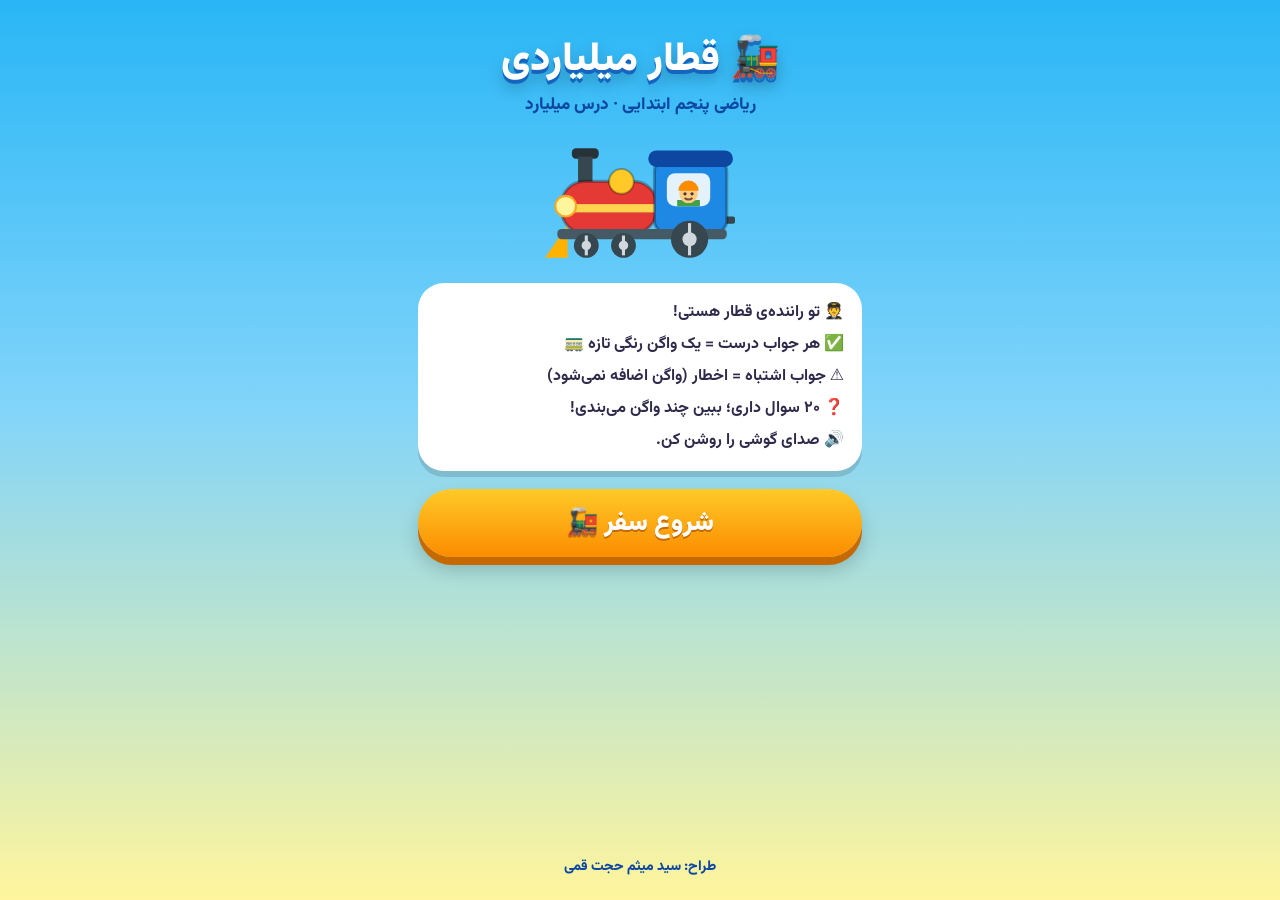
<file: game2/index.html>
<!DOCTYPE html>
<html lang="fa" dir="rtl">
<head>
<meta charset="UTF-8">
<meta name="viewport" content="width=device-width, initial-scale=1, maximum-scale=1, user-scalable=no, viewport-fit=cover">
<meta name="theme-color" content="#29b6f6">
<meta name="author" content="سید میثم حجت قمی">
<title>قطار میلیاردی | ریاضی پنجم</title>
<!-- طراح: سید میثم حجت قمی -->
<link href="https://fonts.googleapis.com/css2?family=Vazirmatn:wght@400;700;900&display=swap" rel="stylesheet">
<style>
:root{--ink:#2d2a4a}
*{box-sizing:border-box;-webkit-tap-highlight-color:transparent}
html,body{margin:0;height:100%}
body{font-family:"Vazirmatn","Vazir",Tahoma,"Segoe UI",system-ui,sans-serif;background:linear-gradient(180deg,#fff3c4,#ffd6ec);color:var(--ink);touch-action:manipulation;overflow-x:hidden}
button{font-family:inherit}
.num{display:inline-block;direction:ltr;unicode-bidi:isolate}
#app{max-width:480px;margin:0 auto;min-height:100dvh;position:relative;display:flex;flex-direction:column;background:#fffdf5;box-shadow:0 0 30px #0003;overflow:hidden}

/* ---------- نوار بالا ---------- */
.topbar{display:flex;align-items:center;gap:6px;padding:10px 10px 8px;background:#fff}
.chip{flex:1;display:flex;align-items:center;justify-content:center;gap:4px;padding:6px 6px;border-radius:999px;font-size:13px;font-weight:700;color:#fff;white-space:nowrap}
.chip b{font-size:16px;font-weight:900}
.chip.c1{background:#1e88e5;flex:1.6}.chip.c2{background:#fb8c00}.chip.c3{background:#43a047}
.roundbtn{flex:none;width:40px;height:40px;border-radius:50%;border:0;background:#ede7f6;font-size:20px;cursor:pointer;box-shadow:0 3px 0 #b39ddb}
.progress{height:10px;background:#e0e0e0}
.progress i{display:block;height:100%;width:0;background:linear-gradient(90deg,#ffca28,#ef5350,#ab47bc);border-radius:0 8px 8px 0;transition:width .5s}

/* ---------- صحنه ---------- */
.scene{position:relative;height:190px;overflow:hidden;background:linear-gradient(#29b6f6 0%,#81d4fa 55%,#e1f5fe 100%);border-radius:0 0 30px 30px;flex:none}
.sun{position:absolute;top:14px;left:18px;width:42px;height:42px;border-radius:50%;background:#ffee58;box-shadow:0 0 0 8px #fff59d88,0 0 30px 10px #fff176}
.cloud{position:absolute;left:0;height:20px;width:64px;background:#fff;border-radius:20px;opacity:.95;animation:drift linear infinite}
.cloud::before,.cloud::after{content:"";position:absolute;background:#fff;border-radius:50%}
.cloud::before{width:30px;height:30px;top:-14px;left:10px}
.cloud::after{width:24px;height:24px;top:-9px;left:32px}
.cloud.a{top:22px;animation-duration:26s;animation-delay:-8s}
.cloud.b{top:52px;transform-origin:left;animation-duration:38s;animation-delay:-20s;scale:.7}
.cloud.c{top:34px;animation-duration:32s;animation-delay:-2s;scale:.85}
@keyframes drift{from{transform:translateX(-120px)}to{transform:translateX(560px)}}
@keyframes slide{from{background-position:0 100%}to{background-position:var(--p) 100%}}
.hills{position:absolute;left:0;right:0;bottom:26px;background-repeat:repeat-x;background-position:0 100%;animation:slide linear infinite}
.h2{height:100px;background-size:300px 100px;--p:300px;animation-duration:34s;background-image:url("data:image/svg+xml,%3Csvg xmlns='http://www.w3.org/2000/svg' width='300' height='100' viewBox='0 0 300 100'%3E%3Cpath d='M0 60 Q75 10 150 60 T300 60 V100 H0 Z' fill='%23a5d6a7'/%3E%3C/svg%3E")}
.h1{height:70px;background-size:400px 70px;--p:400px;animation-duration:14s;background-image:url("data:image/svg+xml,%3Csvg xmlns='http://www.w3.org/2000/svg' width='400' height='70' viewBox='0 0 400 70'%3E%3Cpath d='M0 40 Q100 0 200 40 T400 40 V70 H0 Z' fill='%2366bb6a'/%3E%3Ccircle cx='60' cy='46' r='5' fill='%23ef5350'/%3E%3Ccircle cx='260' cy='44' r='5' fill='%23ffca28'/%3E%3C/svg%3E")}
.ground{position:absolute;left:0;right:0;bottom:0;height:26px;background:repeating-linear-gradient(90deg,#6d4c41 0 12px,transparent 12px 30px),#bcaaa4;background-size:30px 100%,auto;animation:gslide .5s linear infinite}
@keyframes gslide{from{background-position:0 0,0 0}to{background-position:30px 0,0 0}}
.rail{position:absolute;left:0;right:0;bottom:22px;height:4px;background:#546e7a;box-shadow:0 2px 0 #263238}
.trainwrap{position:absolute;left:8px;bottom:26px;transform-origin:left bottom;transition:transform .6s ease}
.train{display:flex;flex-wrap:nowrap;width:max-content;direction:ltr}
.car{position:relative;flex:none}
.car svg{display:block;animation:bob .5s ease-in-out infinite;animation-delay:var(--d,0s)}
@keyframes bob{0%,100%{transform:translateY(0)}50%{transform:translateY(-1.6px)}}
.wh{transform-box:fill-box;transform-origin:center;animation:spin .7s linear infinite}
@keyframes spin{to{transform:rotate(360deg)}}
.car.new{animation:wagonIn .95s cubic-bezier(.2,1.25,.4,1) both}
.car.new svg{animation:bob .5s ease-in-out infinite,glow 1.8s ease-out 1}
@keyframes wagonIn{0%{transform:translate(260px,-90px) rotate(25deg) scale(.3);opacity:0}55%{opacity:1}100%{transform:none;opacity:1}}
@keyframes glow{0%,45%{filter:drop-shadow(0 0 10px #ffeb3b) drop-shadow(0 0 18px #fff)}100%{filter:none}}
.sp{position:absolute;left:40%;top:25%;font-size:18px;opacity:0;pointer-events:none;animation:burst 1s ease-out .75s both}
@keyframes burst{0%{opacity:1;transform:translate(0,0) scale(.4)}100%{opacity:0;transform:translate(var(--dx),var(--dy)) scale(1.5)}}
.puff{position:absolute;left:14px;top:-2px;width:14px;height:14px;border-radius:50%;background:#fff;opacity:0;animation:puff 1.8s ease-out infinite;pointer-events:none}
@keyframes puff{0%{opacity:.95;transform:translate(0,0) scale(.6)}100%{opacity:0;transform:translate(46px,-50px) scale(2.6)}}
.toast{position:absolute;top:48%;left:50%;transform:translate(-50%,0);background:#fff;color:#2e7d32;font-weight:900;font-size:17px;padding:8px 18px;border-radius:999px;box-shadow:0 6px 18px #0003;opacity:0;pointer-events:none;white-space:nowrap;z-index:5}
.toast.go{animation:toast 1.8s ease-out both}
@keyframes toast{0%{opacity:0;transform:translate(-50%,20px) scale(.6)}15%{opacity:1;transform:translate(-50%,0) scale(1.1)}70%{opacity:1;transform:translate(-50%,-14px) scale(1)}100%{opacity:0;transform:translate(-50%,-34px)}}
.parked .car svg,.parked .wh,.parked .puff{animation:none}
.parked .puff{display:none}

/* ---------- کارت سوال ---------- */
.card{flex:1;padding:18px 16px calc(24px + env(safe-area-inset-bottom));display:flex;flex-direction:column}
.qtext{background:#fff;border:3px dashed #ffb74d;border-radius:26px;padding:16px 14px;text-align:center;font-size:20px;font-weight:800;line-height:2;margin-bottom:16px;box-shadow:0 4px 14px #0001}
.opt{display:flex;align-items:center;gap:12px;width:100%;min-height:62px;margin:0 0 12px;padding:8px 12px;border:0;border-radius:34px;font-size:20px;font-weight:900;color:#fff;cursor:pointer;box-shadow:0 6px 0 rgba(0,0,0,.25);transition:transform .1s,box-shadow .1s;text-align:center;animation:popUp .45s both}
.opt:nth-child(1){background:#ef5350;animation-delay:.02s}
.opt:nth-child(2){background:#29b6f6;animation-delay:.1s}
.opt:nth-child(3){background:#fb8c00;animation-delay:.18s}
.opt:nth-child(4){background:#43a047;animation-delay:.26s}
.opt:active:not(:disabled){transform:translateY(5px);box-shadow:0 1px 0 rgba(0,0,0,.25)}
.opt .badge{flex:none;width:40px;height:40px;border-radius:50%;background:rgba(255,255,255,.32);display:grid;place-items:center;font-size:18px}
.opt .otxt{flex:1;padding-left:40px}
.opt:disabled{cursor:default}
.opt.dim{opacity:.5}
.opt.right{background:#2e7d32!important;outline:5px solid #fff176;opacity:1;animation:pulse .6s ease 2}
.opt.wrong{background:#b71c1c!important;opacity:1;animation:shakeX .5s}
@keyframes popUp{from{opacity:0;transform:translateY(24px) scale(.9)}to{opacity:1;transform:none}}
@keyframes pulse{50%{transform:scale(1.05)}}
@keyframes shakeX{0%,100%{transform:translateX(0)}20%{transform:translateX(-10px)}40%{transform:translateX(10px)}60%{transform:translateX(-8px)}80%{transform:translateX(8px)}}
.card.shake{animation:shakeX .5s}
.designer{margin-top:auto;padding-top:10px;text-align:center;font-size:12px;color:#8d6e9a;font-weight:700}

/* ---------- پنل بازخورد ---------- */
.sheet{position:fixed;left:0;right:0;bottom:0;max-width:480px;margin:0 auto;transform:translateY(115%);transition:transform .38s cubic-bezier(.2,.9,.3,1.15);z-index:40;padding:18px 18px calc(18px + env(safe-area-inset-bottom));border-radius:32px 32px 0 0;color:#fff;box-shadow:0 -8px 30px #0004}
.sheet.show{transform:none}
.sheet.ok{background:linear-gradient(135deg,#43a047,#1b5e20)}
.sheet.bad{background:linear-gradient(135deg,#ef5350,#b71c1c)}
.sheet h3{margin:0 0 6px;font-size:22px;font-weight:900}
.sheet p{margin:0 0 14px;font-size:16px;line-height:1.9;font-weight:600}
.nextbtn{width:100%;min-height:58px;border:0;border-radius:32px;background:#fff;font-size:20px;font-weight:900;cursor:pointer;box-shadow:0 5px 0 rgba(0,0,0,.25)}
.sheet.ok .nextbtn{color:#2e7d32}.sheet.bad .nextbtn{color:#c62828}
.nextbtn:active{transform:translateY(4px);box-shadow:0 1px 0 rgba(0,0,0,.25)}

/* ---------- اخطار / ستاره ---------- */
.warn{position:fixed;inset:0;display:grid;place-items:center;pointer-events:none;z-index:70;opacity:0}
.warn .box{text-align:center;color:#fff;font-weight:900;font-size:30px;text-shadow:0 4px 12px #0008}
.warn .tri{font-size:110px;line-height:1;filter:drop-shadow(0 6px 10px #0006)}
.warn.go{animation:warnAnim 1.4s ease-out both}
@keyframes warnAnim{0%{opacity:0;background:rgba(229,57,53,.0)}10%{opacity:1;background:rgba(229,57,53,.45)}25%{background:rgba(229,57,53,.2)}40%{background:rgba(229,57,53,.45)}100%{opacity:0;background:rgba(229,57,53,0)}}
.warn.go .tri{animation:warnPop .7s cubic-bezier(.2,1.5,.4,1) both,warnShake .5s .4s 2}
@keyframes warnPop{from{transform:scale(.1) rotate(-30deg)}to{transform:scale(1)}}
@keyframes warnShake{0%,100%{transform:rotate(0)}25%{transform:rotate(-12deg)}75%{transform:rotate(12deg)}}
.stars{position:fixed;inset:0;pointer-events:none;overflow:hidden;z-index:80}
.star{position:absolute;top:0;animation:fall linear forwards;filter:drop-shadow(0 0 6px #ffe082)}
@keyframes fall{0%{transform:translateY(-12vh) rotate(0);opacity:1}100%{transform:translateY(112vh) rotate(420deg);opacity:.9}}

/* ---------- صفحه شروع و پایان ---------- */
.overlay{position:fixed;inset:0;z-index:90;overflow-y:auto;background:linear-gradient(180deg,#29b6f6 0%,#81d4fa 45%,#fff59d 100%)}
.overlay.hidden{display:none}
.panel{max-width:480px;margin:0 auto;min-height:100%;padding:26px 18px calc(22px + env(safe-area-inset-bottom));display:flex;flex-direction:column;align-items:center;text-align:center}
.title{font-size:40px;font-weight:900;color:#fff;margin:6px 0 0;text-shadow:0 4px 0 #1565c0,0 8px 16px #0004;line-height:1.4}
.sub{font-size:17px;font-weight:800;color:#0d47a1;margin:4px 0 14px}
.hero{margin:10px 0 6px;animation:roll 2.4s cubic-bezier(.2,.8,.3,1) both;transform-origin:center bottom}
@keyframes roll{from{transform:translateX(-120%)}to{transform:none}}
.rules{background:#fff;border-radius:26px;padding:14px 18px;text-align:right;font-size:16px;line-height:2;font-weight:700;box-shadow:0 6px 0 #0002;width:100%;margin:10px 0 18px}
.bigbtn{width:100%;min-height:68px;border:0;border-radius:40px;background:linear-gradient(180deg,#ffca28,#fb8c00);color:#fff;font-size:26px;font-weight:900;cursor:pointer;box-shadow:0 8px 0 #c66900,0 12px 20px #0003;text-shadow:0 2px 0 #c66900;animation:beat 1.3s ease-in-out infinite}
.bigbtn:active{transform:translateY(6px);box-shadow:0 2px 0 #c66900}
@keyframes beat{50%{transform:scale(1.04)}}
.credit{margin-top:auto;padding-top:22px;font-size:14px;font-weight:800;color:#0d47a1}
.final .panel{background:none}
.scorering{width:150px;height:150px;border-radius:50%;background:#fff;border:10px solid #ffca28;display:flex;flex-direction:column;align-items:center;justify-content:center;box-shadow:0 8px 0 #0002;animation:popUp .6s both}
.scorering b{font-size:52px;line-height:1;color:#e65100}
.scorering span{font-size:15px;font-weight:800;color:#6a1b9a}
.msg{font-size:24px;font-weight:900;color:#fff;margin:14px 0 4px;text-shadow:0 3px 0 #1565c0}
.stats{display:flex;gap:8px;width:100%;margin:8px 0 12px}
.stats div{flex:1;background:#fff;border-radius:20px;padding:8px 4px;font-weight:800;font-size:14px;box-shadow:0 4px 0 #0002}
.stats b{display:block;font-size:24px}
.ftrain{width:100%;background:#e1f5fe;border-radius:24px;padding:14px 8px 10px;margin-bottom:16px;box-shadow:inset 0 0 0 4px #fff,0 6px 0 #0002}
.ftrain h4{margin:0 0 10px;font-size:17px;color:#0d47a1}
.frows{display:flex;flex-wrap:wrap;direction:ltr;justify-content:flex-start;background:repeating-linear-gradient(to bottom,transparent 0,transparent 56px,#546e7a 56px,#546e7a 60px)}
.frows .car{height:60px;opacity:0;animation:popIn .5s cubic-bezier(.2,1.4,.4,1) forwards;animation-delay:var(--fd,0s)}
@keyframes popIn{from{opacity:0;transform:translateY(-30px) scale(.3)}to{opacity:1;transform:none}}
.frows .car svg{animation:none}.frows .wh{animation:none}.frows .puff{display:none}
.ghost{background:none!important}
@media (prefers-reduced-motion:reduce){.cloud,.hills,.ground{animation:none}}
</style>
</head>
<body>
<div id="app">
  <div class="topbar">
    <div class="chip c1">❓ سوال <b id="qn">۱</b> از <b>۲۰</b></div>
    <div class="chip c2">⭐ <b id="sc">۰</b></div>
    <div class="chip c3">🚃 <b id="wg">۰</b></div>
    <button class="roundbtn" id="mute" aria-label="قطع و وصل صدا">🔊</button>
  </div>
  <div class="progress"><i id="bar"></i></div>

  <div class="scene" id="scene">
    <div class="sun"></div>
    <div class="cloud a"></div><div class="cloud b"></div><div class="cloud c"></div>
    <div class="hills h2"></div><div class="hills h1"></div>
    <div class="ground"></div><div class="rail"></div>
    <div class="trainwrap" id="trainwrap"><div class="train" id="train"></div></div>
    <div class="toast" id="toast"></div>
  </div>

  <main class="card" id="card">
    <div class="qtext" id="qtext"></div>
    <div id="opts"></div>
    <div class="designer">طراح: سید میثم حجت قمی</div>
  </main>
</div>

<div class="sheet" id="sheet">
  <h3 id="sheetTitle"></h3>
  <p id="sheetText"></p>
  <button class="nextbtn" id="nextBtn">سوال بعدی ◀</button>
</div>

<div class="warn" id="warn"><div class="box"><div class="tri">⚠️</div>اخطار!</div></div>
<div class="stars" id="stars"></div>

<!-- صفحه شروع -->
<div class="overlay" id="startScreen">
  <div class="panel">
    <h1 class="title">🚂 قطار میلیاردی</h1>
    <div class="sub">ریاضی پنجم ابتدایی · درس میلیارد</div>
    <div class="hero" id="heroLoco"></div>
    <div class="rules">
      🧑‍✈️ تو راننده‌ی قطار هستی!<br>
      ✅ هر جواب درست = یک واگن رنگی تازه 🚃<br>
      ⚠️ جواب اشتباه = اخطار (واگن اضافه نمی‌شود)<br>
      ❓ ۲۰ سوال داری؛ ببین چند واگن می‌بندی!<br>
      🔊 صدای گوشی را روشن کن.
    </div>
    <button class="bigbtn" id="startBtn">شروع سفر 🚂</button>
    <div class="credit">طراح: سید میثم حجت قمی</div>
  </div>
</div>

<!-- صفحه پایان -->
<div class="overlay final hidden" id="endScreen">
  <div class="panel">
    <div class="scorering"><b id="fScore">۰</b><span>از ۱۰۰ امتیاز</span></div>
    <div class="msg" id="fMsg"></div>
    <div class="stats">
      <div>✅ درست<b id="fRight">۰</b></div>
      <div>❌ نادرست<b id="fWrong">۰</b></div>
      <div>🚃 واگن<b id="fWag">۰</b></div>
    </div>
    <div class="ftrain">
      <h4 id="fTrainTitle"></h4>
      <div class="frows" id="frows"></div>
    </div>
    <button class="bigbtn" id="againBtn">بازی دوباره 🔄</button>
    <div class="credit">طراح: سید میثم حجت قمی</div>
  </div>
</div>

<script>
/* ===================== ابزارهای فارسی ===================== */
const P='۰۱۲۳۴۵۶۷۸۹';
const faN=n=>String(n).replace(/\d/g,d=>P[d]);
const fa=s=>String(s).replace(/\d[\d,]*/g,m=>'<span class="num">'+m.replace(/\d/g,d=>P[d]).replace(/,/g,'٬')+'</span>');
const $=id=>document.getElementById(id);

/* ===================== سوال‌ها (گزینه‌ی اول، درست است) ===================== */
const Q=[
 {q:"هزارتا هزارتایی چند می‌شود؟",o:["یک میلیون","صد هزار","ده میلیون","یک میلیارد"],e:"1000 × 1000 = 1,000,000 که می‌شود «یک میلیون»."},
 {q:"هزار میلیون برابر است با:",o:["یک میلیارد","صد میلیون","ده میلیارد","یک میلیون"],e:"1000 میلیون = یک میلیارد."},
 {q:"عدد 1,000,000,000 را چگونه می‌خوانیم؟",o:["یک میلیارد","صد میلیون","ده میلیارد","یک میلیون"],e:"این عدد ۹ صفر دارد و می‌خوانیم: یک میلیارد."},
 {q:"عدد «یک میلیارد» چند صفر دارد؟",o:["9 صفر","6 صفر","7 صفر","8 صفر"],e:"هزار ۳ صفر، میلیون ۶ صفر و میلیارد ۹ صفر دارد."},
 {q:"کدام عدد از همه بزرگ‌تر است؟",o:["1,000,000,000","999,999,999","998,000,000","900,000,000"],e:"یک میلیارد ۱۰ رقم دارد و بقیه ۹ رقمی هستند؛ پس از همه بزرگ‌تر است."},
 {q:"عدد «سه میلیارد و دویست میلیون» را با رقم بنویس:",o:["3,200,000,000","3,020,000,000","3,200,000","32,000,000,000"],e:"3 میلیارد = 3,000,000,000 و 200 میلیون = 200,000,000؛ جمعشان: 3,200,000,000."},
 {q:"در عدد 4,567,890,123 رقم 4 در کدام جایگاه است؟",o:["میلیارد","صد میلیون","ده میلیارد","میلیون"],e:"این عدد ۱۰ رقم دارد؛ رقم اولِ سمت چپ در جایگاه «میلیارد» است."},
 {q:"ارزش رقم 7 در عدد 2,700,000,000 چقدر است؟",o:["700,000,000","70,000,000","7,000,000","7,000,000,000"],e:"رقم 7 در جایگاه «صد میلیون» است؛ پس ارزشش هفتصد میلیون است."},
 {q:"عدد بعد از 999,999,999 کدام است؟",o:["1,000,000,000","999,999,990","1,000,000","10,000,000,000"],e:"اگر ۱ واحد به 999,999,999 اضافه کنیم، می‌شود یک میلیارد."},
 {q:"عدد قبل از 1,000,000,000 کدام است؟",o:["999,999,999","999,999,000","99,999,999","900,000,000"],e:"اگر ۱ واحد از یک میلیارد کم کنیم، ۹ تا رقم ۹ می‌ماند."},
 {q:"عدد 5,000,000,000 چند میلیون است؟",o:["5000 میلیون","500 میلیون","50 میلیون","50000 میلیون"],e:"هر میلیارد 1000 میلیون است؛ پس 5 میلیارد = 5000 میلیون."},
 {q:"حاصل 200 میلیون + 800 میلیون چیست؟",o:["یک میلیارد","صد میلیون","ده میلیارد","ده میلیون"],e:"200 + 800 = 1000؛ و 1000 میلیون یعنی یک میلیارد."},
 {q:"یک میلیارد منهای 900 میلیون چقدر می‌شود؟",o:["100 میلیون","10 میلیون","900 میلیون","1000 میلیون"],e:"1000 میلیون − 900 میلیون = 100 میلیون."},
 {q:"عدد 2,470,000,000 را به نزدیک‌ترین میلیارد گرد کن:",o:["2,000,000,000","3,000,000,000","2,500,000,000","1,000,000,000"],e:"470 میلیون کمتر از 500 میلیون است؛ پس به سمت پایین گرد می‌شود: ۲ میلیارد."},
 {q:"دو عدد 3,500,000,000 و 3,050,000,000 را مقایسه کن. کدام عبارت درست است؟",o:["عدد اول بزرگ‌تر است","عدد دوم بزرگ‌تر است","هر دو برابرند","نمی‌شود مقایسه کرد"],e:"۳ میلیارد و ۵۰۰ میلیون از ۳ میلیارد و ۵۰ میلیون بزرگ‌تر است."},
 {q:"عدد «هفت میلیارد» را با رقم بنویس:",o:["7,000,000,000","7,000,000","700,000,000","70,000,000,000"],e:"رقم 7 را می‌نویسیم و بعدش ۹ تا صفر."},
 {q:"جمعیت جهان حدود هشت میلیارد نفر است. عدد «هشت میلیارد» چند رقم دارد؟",o:["10 رقم","9 رقم","11 رقم","8 رقم"],e:"8,000,000,000 یک رقم 8 و ۹ صفر دارد؛ جمعاً ۱۰ رقم."},
 {q:"ده برابر «صد میلیون» کدام عدد است؟",o:["1,000,000,000","10,000,000","100,000,000","10,000,000,000"],e:"100,000,000 × 10 = 1,000,000,000 (یک میلیارد)."},
 {q:"کدام عدد «دو میلیارد و پنج میلیون» است؟",o:["2,005,000,000","2,000,005,000","2,050,000,000","2,000,000,005"],e:"2 میلیارد = 2,000,000,000 و 5 میلیون = 5,000,000؛ جمعشان: 2,005,000,000."},
 {q:"کارخانه‌ای سال اول 3 میلیارد تومان و سال دوم 2 میلیارد تومان فروش داشت. فروش دو سال چند میلیارد تومان است؟",o:["5 میلیارد تومان","6 میلیارد تومان","1 میلیارد تومان","5 میلیون تومان"],e:"3 + 2 = 5؛ پس فروش دو سال ۵ میلیارد تومان است."}
];

/* ===================== موتور صدا (Web Audio) ===================== */
const Snd=(()=>{
  let ctx,master,bg,sfx,noise,muted=false,timer=null,next=0,beat=0;
  function init(){
    if(ctx){ if(ctx.state==='suspended') ctx.resume(); return; }
    try{ ctx=new (window.AudioContext||window.webkitAudioContext)(); }catch(e){ return; }
    master=ctx.createGain(); master.gain.value=muted?0:1; master.connect(ctx.destination);
    bg=ctx.createGain(); bg.gain.value=.5; bg.connect(master);
    sfx=ctx.createGain(); sfx.gain.value=1; sfx.connect(master);
    const L=ctx.sampleRate*2, b=ctx.createBuffer(1,L,ctx.sampleRate), d=b.getChannelData(0);
    for(let i=0;i<L;i++) d[i]=Math.random()*2-1;
    noise=b;
  }
  function nb(t,dur,freq,q,vol,type,dest,att){
    const s=ctx.createBufferSource(); s.buffer=noise;
    const f=ctx.createBiquadFilter(); f.type=type||'bandpass'; f.frequency.value=freq; f.Q.value=q;
    const g=ctx.createGain(); att=att||.01;
    g.gain.setValueAtTime(.0001,t); g.gain.exponentialRampToValueAtTime(vol,t+att); g.gain.exponentialRampToValueAtTime(.0001,t+dur);
    s.connect(f); f.connect(g); g.connect(dest);
    s.start(t,Math.random()*1.5); s.stop(t+dur+.05);
  }
  function tone(f,t,dur,type,vol,dest,f2){
    const o=ctx.createOscillator(), g=ctx.createGain();
    o.type=type; o.frequency.setValueAtTime(f,t);
    if(f2) o.frequency.exponentialRampToValueAtTime(f2,t+dur);
    g.gain.setValueAtTime(.0001,t); g.gain.exponentialRampToValueAtTime(vol,t+.015); g.gain.exponentialRampToValueAtTime(.0001,t+dur);
    o.connect(g); g.connect(dest); o.start(t); o.stop(t+dur+.05);
  }
  /* صدای قطار: چاه‌چاه بخار + تق‌تق ریل */
  function sched(){
    if(!ctx) return;
    while(next<ctx.currentTime+.35){
      const acc=beat%4===0;
      nb(next,.14,acc?650:500,.9,acc?.5:.34,'bandpass',bg);
      tone(70,next,.12,'sine',.45,bg,45);
      nb(next+.02,.025,3000,3,.12,'bandpass',bg);
      nb(next+.15,.025,3400,3,.1,'bandpass',bg);
      beat++; next+=.27;
    }
  }
  function startBg(){ if(!ctx||timer) return; next=ctx.currentTime+.05; beat=0; timer=setInterval(sched,100); }
  function stopBg(){ if(timer){ clearInterval(timer); timer=null; } }
  function whistle(){
    if(!ctx) return; const t=ctx.currentTime;
    [523,659].forEach(f=>{
      const o=ctx.createOscillator(), g=ctx.createGain(), l=ctx.createOscillator(), lg=ctx.createGain();
      l.frequency.value=7; lg.gain.value=6; l.connect(lg); lg.connect(o.frequency);
      o.type='triangle'; o.frequency.value=f;
      g.gain.setValueAtTime(.0001,t); g.gain.exponentialRampToValueAtTime(.2,t+.06);
      g.gain.setValueAtTime(.2,t+.5); g.gain.exponentialRampToValueAtTime(.0001,t+.9);
      o.connect(g); g.connect(sfx); o.start(t); l.start(t); o.stop(t+1); l.stop(t+1);
    });
    nb(t,.9,2600,2,.05,'bandpass',sfx);
  }
  function cheer(){
    if(!ctx) return; const t=ctx.currentTime;
    for(let i=0;i<100;i++){
      const tt=t+Math.random()*1.8*(.35+Math.random());
      nb(tt,.02+Math.random()*.05,1200+Math.random()*3500,.7,.09+Math.random()*.12,'bandpass',sfx);
    }
    nb(t,1.8,2200,.5,.1,'highpass',sfx,.5);
    [523.25,659.25,783.99,1046.5].forEach((f,k)=>tone(f,t+k*.09,.38,'triangle',.18,sfx));
    tone(1318.5,t+.42,.5,'sine',.15,sfx);
  }
  function wrong(){
    if(!ctx) return; const t=ctx.currentTime;
    [0,.18,.36].forEach(d=>tone(880,t+d,.12,'square',.1,sfx));
    tone(220,t+.6,.5,'sawtooth',.14,sfx,110);
  }
  function couple(){
    if(!ctx) return; const t=ctx.currentTime+.7;
    nb(t,.12,220,1,.6,'lowpass',sfx);
    tone(110,t,.16,'sine',.5,sfx,60);
    tone(1760,t+.05,.4,'sine',.1,sfx);
  }
  function fanfare(){
    if(!ctx) return; const t=ctx.currentTime;
    [[523,0,.2],[659,.18,.2],[784,.36,.2],[1047,.54,.5],[784,.95,.2],[1047,1.15,.7]].forEach(([f,d,l])=>{
      tone(f,t+d,l,'triangle',.2,sfx); tone(f/2,t+d,l,'square',.05,sfx);
    });
  }
  function setMuted(m){ muted=m; if(master) master.gain.value=m?0:1; }
  document.addEventListener('visibilitychange',()=>{
    if(!ctx) return;
    if(document.hidden) ctx.suspend(); else ctx.resume();
  });
  return {init,startBg,stopBg,whistle,cheer,wrong,couple,fanfare,setMuted,get muted(){return muted}};
})();

/* ===================== تصویر لوکوموتیو و واگن ===================== */
const COLORS=['#ef5350','#ff9800','#fdd835','#66bb6a','#26c6da','#42a5f5','#ab47bc','#ec407a','#9ccc65','#ff7043'];
function wheel(cx,cy,r){
  return `<g class="wh"><circle cx="${cx}" cy="${cy}" r="${r}" fill="#37474f"/><circle cx="${cx}" cy="${cy}" r="${r*.38}" fill="#cfd8dc"/><line x1="${cx}" y1="${cy-r+1.2}" x2="${cx}" y2="${cy+r-1.2}" stroke="#cfd8dc" stroke-width="1.5"/></g>`;
}
function wagonSVG(color,num){
  return `<svg viewBox="0 0 60 56" width="60" height="56" aria-hidden="true">
  <rect x="0" y="36" width="8" height="3.5" rx="1" fill="#37474f"/><rect x="52" y="36" width="8" height="3.5" rx="1" fill="#37474f"/>
  <rect x="5" y="11" width="50" height="31" rx="7" fill="${color}" stroke="rgba(0,0,0,.28)" stroke-width="1.5"/>
  <rect x="3" y="7" width="54" height="8" rx="4" fill="rgba(0,0,0,.28)"/>
  <rect x="10" y="19" width="11" height="10" rx="3" fill="#fffde7"/><rect x="24.5" y="19" width="11" height="10" rx="3" fill="#fffde7"/><rect x="39" y="19" width="11" height="10" rx="3" fill="#fffde7"/>
  <text x="30" y="39" text-anchor="middle" font-size="8.5" font-weight="900" fill="#fff" stroke="rgba(0,0,0,.5)" stroke-width="1.6" paint-order="stroke" font-family="Vazirmatn,Tahoma,sans-serif">${faN(num)}</text>
  ${wheel(17,49,7)}${wheel(43,49,7)}
  </svg>`;
}
const LOCO=`<svg viewBox="0 0 92 56" width="92" height="56" aria-hidden="true">
  <rect x="86" y="36" width="6" height="3.5" rx="1" fill="#37474f"/>
  <polygon points="0,56 11,40 11,56" fill="#ffb300"/>
  <rect x="13" y="3" width="13" height="5" rx="2" fill="#263238"/><rect x="16" y="7" width="7" height="14" fill="#37474f"/>
  <rect x="8" y="19" width="46" height="25" rx="11" fill="#e53935" stroke="rgba(0,0,0,.28)" stroke-width="1.5"/>
  <rect x="9" y="30" width="44" height="4" fill="#ffd54f"/>
  <circle cx="10" cy="31" r="5" fill="#fff59d" stroke="#f9a825"/>
  <circle cx="37" cy="19" r="6" fill="#ffca28" stroke="rgba(0,0,0,.28)"/>
  <rect x="53" y="8" width="35" height="36" rx="6" fill="#1e88e5" stroke="rgba(0,0,0,.28)" stroke-width="1.5"/>
  <rect x="50" y="4" width="41" height="8" rx="4" fill="#0d47a1"/>
  <rect x="59" y="15" width="21" height="16" rx="4" fill="#e3f2fd"/>
  <rect x="64" y="28" width="11" height="3" fill="#43a047"/>
  <circle cx="69.5" cy="25" r="4.5" fill="#ffcc80"/>
  <path d="M64.6 23.5 A4.9 4.9 0 0 1 74.4 23.5 Z" fill="#fb8c00"/>
  <circle cx="67.8" cy="25" r=".8" fill="#4e342e"/><circle cx="71.2" cy="25" r=".8" fill="#4e342e"/>
  <path d="M67.6 27 q1.9 1.6 3.8 0" stroke="#6d4c41" stroke-width=".9" fill="none"/>
  <rect x="6" y="42" width="82" height="5" rx="2" fill="#455a64"/>
  ${wheel(20,50,6)}${wheel(38,50,6)}${wheel(70,47,9)}
</svg>`;
const SMOKE='<i class="puff"></i><i class="puff" style="animation-delay:.6s"></i><i class="puff" style="animation-delay:1.2s"></i>';

/* ===================== وضعیت بازی ===================== */
const st={i:0,score:0,wagons:0,locked:false};
const trainEl=$('train'), wrapEl=$('trainwrap'), sceneEl=$('scene');

function makeCar(svg,cls,idx,isNew){
  const d=document.createElement('div');
  d.className='car '+cls+(isNew?' new':'');
  d.style.setProperty('--d',(idx*.07)+'s');
  d.innerHTML=svg+(cls==='loco'?SMOKE:'');
  if(isNew){
    const dirs=[[-40,-50],[30,-60],[60,-20],[-60,-10],[0,-70],[45,-45]];
    dirs.forEach(([dx,dy])=>{
      const s=document.createElement('b'); s.className='sp'; s.textContent='✨';
      s.style.setProperty('--dx',dx+'px'); s.style.setProperty('--dy',dy+'px'); d.appendChild(s);
    });
  }
  return d;
}
function fit(){
  const avail=sceneEl.clientWidth-14, w=trainEl.offsetWidth||92;
  const s=Math.max(.25,Math.min(1.25,avail/w));
  wrapEl.style.transform='scale('+s+')';
}
function renderTrain(){
  trainEl.innerHTML='';
  trainEl.appendChild(makeCar(LOCO,'loco',0));
  for(let i=0;i<st.wagons;i++) trainEl.appendChild(makeCar(wagonSVG(COLORS[i%10],i+1),'',i+1));
  fit();
}
function addWagon(){
  const n=st.wagons;
  trainEl.appendChild(makeCar(wagonSVG(COLORS[(n-1)%10],n),'',0,true));
  fit();
  Snd.couple();
  const t=$('toast'); t.textContent='🚃 واگن شماره‌ی '+faN(n)+' اضافه شد!';
  t.classList.remove('go'); void t.offsetWidth; t.classList.add('go');
  setTimeout(()=>{ if(!document.hidden) Snd.whistle(); },450);
}
window.addEventListener('resize',fit);

function updateChips(){
  $('qn').textContent=faN(Math.min(st.i+1,Q.length));
  $('sc').textContent=faN(st.score);
  $('wg').textContent=faN(st.wagons);
  $('bar').style.width=(st.i/Q.length*100)+'%';
}
function shuffle(a){ for(let i=a.length-1;i>0;i--){ const j=Math.floor(Math.random()*(i+1)); [a[i],a[j]]=[a[j],a[i]]; } return a; }

function showQ(){
  const q=Q[st.i]; st.locked=false; updateChips();
  $('qtext').innerHTML=fa(q.q);
  const opts=shuffle(q.o.map((t,k)=>({t,ok:k===0})));
  const box=$('opts'); box.innerHTML='';
  opts.forEach((o,k)=>{
    const b=document.createElement('button'); b.className='opt'; b.type='button';
    b.innerHTML=`<span class="badge">${faN(k+1)}</span><span class="otxt">${fa(o.t)}</span>`;
    b.dataset.ok=o.ok?'1':'0';
    b.addEventListener('click',()=>pick(b,o.ok));
    box.appendChild(b);
  });
  $('card').classList.remove('shake');
}

function starRain(n){
  const L=['⭐','🌟','✨','⭐','🌟'], layer=$('stars');
  for(let i=0;i<(n||36);i++){
    const s=document.createElement('span'); s.className='star'; s.textContent=L[Math.floor(Math.random()*L.length)];
    s.style.left=Math.random()*96+'vw'; s.style.fontSize=(16+Math.random()*28)+'px';
    s.style.animationDuration=(1.7+Math.random()*1.5)+'s'; s.style.animationDelay=(Math.random()*.6)+'s';
    layer.appendChild(s); setTimeout(()=>s.remove(),4000);
  }
}
function warn(){
  const w=$('warn'); w.classList.remove('go'); void w.offsetWidth; w.classList.add('go');
  const c=$('card'); c.classList.remove('shake'); void c.offsetWidth; c.classList.add('shake');
  if(navigator.vibrate) navigator.vibrate([120,60,120]);
}

function pick(btn,ok){
  if(st.locked) return; st.locked=true;
  const q=Q[st.i];
  document.querySelectorAll('.opt').forEach(b=>{
    b.disabled=true;
    if(b.dataset.ok==='1') b.classList.add('right'); else if(b!==btn) b.classList.add('dim');
  });
  const sheet=$('sheet');
  if(ok){
    st.score+=5; st.wagons++;
    $('sc').textContent=faN(st.score); $('wg').textContent=faN(st.wagons);
    Snd.cheer(); starRain(); addWagon();
    $('sheetTitle').textContent='آفرین! درست بود 🎉';
    $('sheetText').innerHTML=fa(q.e);
    sheet.className='sheet ok';
  }else{
    btn.classList.add('wrong');
    Snd.wrong(); warn();
    $('sheetTitle').textContent='اخطار! جواب درست این بود ⚠️';
    $('sheetText').innerHTML='<b>'+fa(q.o[0])+'</b><br>'+fa(q.e);
    sheet.className='sheet bad';
  }
  $('nextBtn').textContent=(st.i===Q.length-1)?'دیدن نتیجه 🏁':'سوال بعدی ◀';
  setTimeout(()=>sheet.classList.add('show'),ok?900:700);
}

$('nextBtn').addEventListener('click',()=>{
  $('sheet').classList.remove('show');
  st.i++;
  if(st.i>=Q.length) finish(); else setTimeout(showQ,250);
});

/* ===================== پایان بازی ===================== */
function finish(){
  Snd.stopBg(); Snd.fanfare(); setTimeout(()=>Snd.whistle(),900);
  const right=st.wagons, wrong=Q.length-right;
  $('fScore').textContent=faN(st.score);
  $('fRight').textContent=faN(right); $('fWrong').textContent=faN(wrong); $('fWag').textContent=faN(right);
  let m;
  if(right===20) m='🏆 راننده‌ی افسانه‌ای! قطار کامل شد!';
  else if(right>=16) m='🌟 عالی! تو استاد میلیارد هستی!';
  else if(right>=11) m='👏 آفرین! کم‌کم استاد می‌شوی!';
  else if(right>=6) m='🙂 خوب بود! کمی دیگر تمرین کن.';
  else m='💪 نگران نباش؛ دوباره سفر کن!';
  $('fMsg').textContent=m;
  $('fTrainTitle').textContent=right>0?('🚂 قطار تو '+faN(right)+' واگن رنگی دارد!'):'🚂 فقط لوکوموتیو ماند؛ دوباره امتحان کن!';
  const rows=$('frows'); rows.innerHTML='';
  const lo=makeCar(LOCO,'loco',0); lo.style.setProperty('--fd','0s'); rows.appendChild(lo);
  for(let i=0;i<right;i++){
    const c=makeCar(wagonSVG(COLORS[i%10],i+1),'',i+1);
    c.style.setProperty('--fd',((i+1)*.12)+'s'); rows.appendChild(c);
  }
  rows.classList.add('parked');
  $('endScreen').classList.remove('hidden'); $('endScreen').scrollTop=0;
  if(right>=11){ starRain(50); setTimeout(()=>starRain(40),1800); Snd.cheer(); }
}

function startGame(){
  st.i=0; st.score=0; st.wagons=0; st.locked=false;
  $('sheet').classList.remove('show');
  renderTrain(); showQ();
  Snd.startBg();
}
$('startBtn').addEventListener('click',()=>{
  Snd.init(); Snd.whistle();
  $('startScreen').classList.add('hidden');
  startGame();
});
$('againBtn').addEventListener('click',()=>{
  Snd.init(); Snd.whistle();
  $('endScreen').classList.add('hidden');
  startGame();
});
$('mute').addEventListener('click',()=>{
  const m=!Snd.muted; Snd.setMuted(m); $('mute').textContent=m?'🔇':'🔊';
});

/* آماده‌سازی اولیه */
$('heroLoco').innerHTML=LOCO.replace('width="92" height="56"','width="190" height="116"');
renderTrain();
updateChips();
</script>
</body>
</html>
</file>
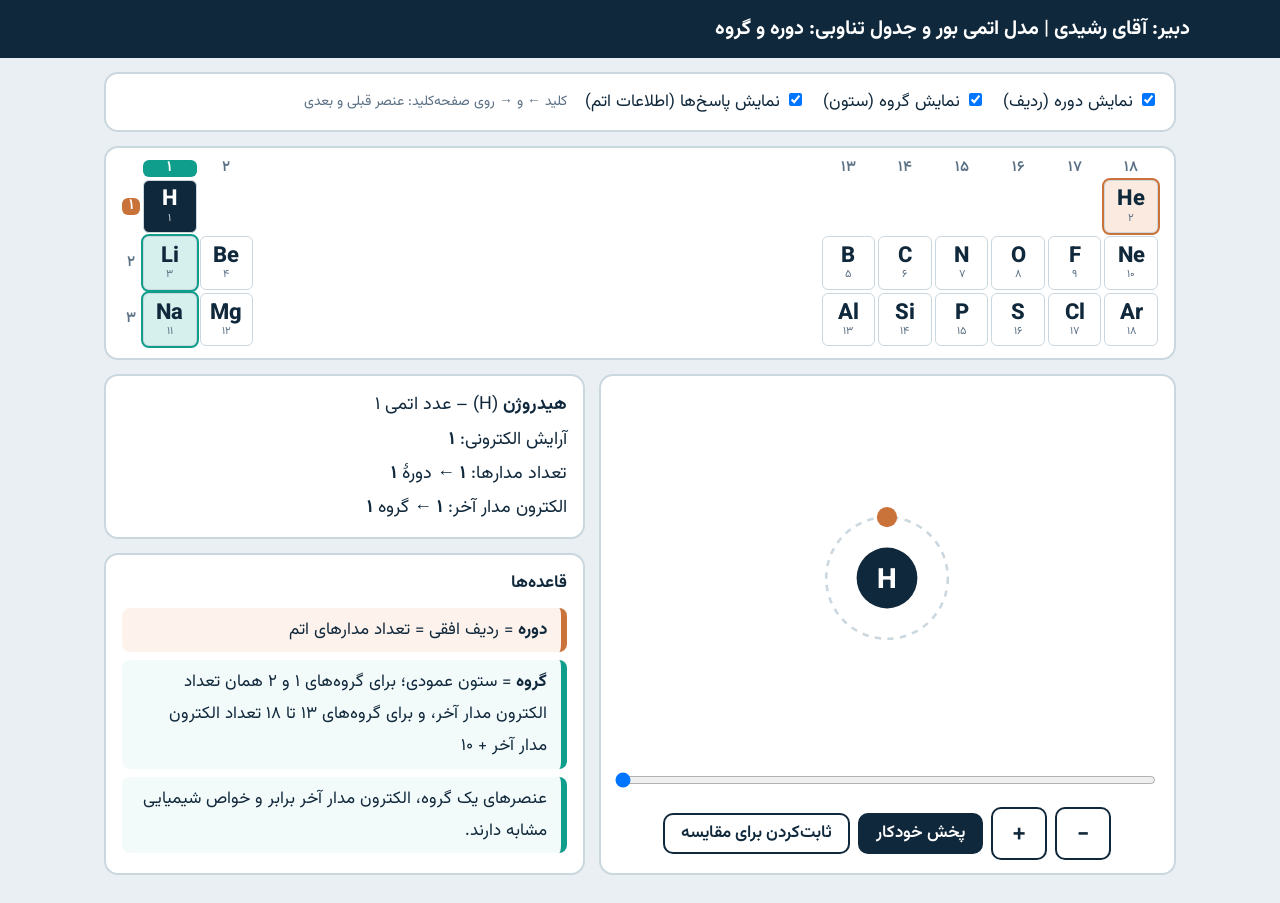
<file: mnd/index.html>
<!DOCTYPE html>
<html lang="fa" dir="rtl">
<head>
<meta charset="utf-8">
<meta name="viewport" content="width=device-width, initial-scale=1">
<title>مدل بور، دوره و گروه در جدول تناوبی</title>
<link href="https://fonts.googleapis.com/css2?family=Vazirmatn:wght@400;600;800&display=swap" rel="stylesheet">
<style>
:root{--ink:#10283b;--bg:#e9eff3;--tl:#0f9d8c;--cu:#c9733b;--au:#e8b13a;--ln:#cbd7df;--mut:#5b7186}
*{box-sizing:border-box}
body{margin:0;background:var(--bg);color:var(--ink);font:17px/1.9 Vazirmatn,Tahoma,sans-serif}
button,input{font:inherit;color:inherit}button{cursor:pointer}
:focus-visible{outline:3px solid var(--au);outline-offset:2px}
header{background:var(--ink);color:#fff;padding:10px 18px}
header h1{margin:0;font-size:20px;max-width:1100px;margin:auto}
main{max-width:1100px;margin:auto;padding:14px}
.box{background:#fff;border:2px solid var(--ln);border-radius:14px;padding:12px 16px;margin-bottom:14px}
.tg{display:flex;flex-wrap:wrap;gap:8px 18px;align-items:center}
.tg label{cursor:pointer}
.pt{display:grid;grid-template-columns:auto repeat(18,1fr);gap:3px;direction:ltr;align-items:center;text-align:center}
.pt button,.pt span{aspect-ratio:1;border-radius:6px;font-size:clamp(10px,2.3vw,22px);font-weight:800;line-height:1.1}
.pt button{border:1px solid var(--ln);background:#fff;padding:0;position:relative}
.pt button small{display:block;font-size:.5em;font-weight:400;color:var(--mut)}
.pt span{aspect-ratio:auto;font-size:clamp(9px,1.8vw,15px);color:var(--mut);font-weight:600;padding:0 4px}
.pt .hl{background:#d6f1ed;outline:2px solid var(--tl)}.pt .pr{background:#fbeadf;outline:2px solid var(--cu)}
.pt .cur{background:var(--ink);color:#fff;outline:none}.pt .cur small{color:#cbd7df}
.pt span.on{color:#fff;background:var(--tl)}.pt span.onp{color:#fff;background:var(--cu)}
.pt i{aspect-ratio:1}
.row{display:grid;grid-template-columns:1.2fr 1fr;gap:14px}
@media(max-width:760px){.row{grid-template-columns:1fr}}
.ctl{display:flex;gap:8px;align-items:center;flex-wrap:wrap;justify-content:center;margin-top:6px}
.b{border:2px solid var(--ink);background:#fff;border-radius:10px;padding:2px 16px;font-weight:600}
.b.f{background:var(--ink);color:#fff}
.b.big{font-size:26px;width:56px;padding:0}
svg{display:block;margin:auto;max-width:100%}
.new{animation:pop .7s;transform-box:fill-box;transform-origin:center}
@keyframes pop{0%{transform:scale(0)}60%{transform:scale(1.8)}100%{transform:scale(1)}}
.inf{font-size:18px}.inf b{color:var(--ink)}
.k{border-right:6px solid var(--tl);background:#f3fafa;border-radius:8px;padding:6px 14px;margin:8px 0}
.k.c{border-color:var(--cu);background:#fdf3ec}
h3{margin:0 0 4px;font-size:17px}
input[type=range]{width:100%;direction:ltr}
@media(prefers-reduced-motion:reduce){*{animation:none!important}}
</style>
</head>
<body>
<header><h1>دبیر: آقای رشیدی | مدل اتمی بور و جدول تناوبی: دوره و گروه</h1></header>
<main>
<div class="box tg" aria-label="تنظیم نمایش">
<label><input type="checkbox" id="tp" checked> نمایش دوره (ردیف)</label>
<label><input type="checkbox" id="tgp" checked> نمایش گروه (ستون)</label>
<label><input type="checkbox" id="ti" checked> نمایش پاسخ‌ها (اطلاعات اتم)</label>
<span style="color:var(--mut);font-size:14px">کلید ← و → روی صفحه‌کلید: عنصر قبلی و بعدی</span>
</div>
<div class="box"><div class="pt" id="pt"></div></div>
<div class="row">
<div class="box">
<div id="atom"></div>
<input type="range" id="rg" min="1" max="18" value="1" aria-label="عدد اتمی">
<div class="ctl">
<button class="b big" id="mn" aria-label="حذف یک الکترون">−</button>
<button class="b big" id="pl" aria-label="افزودن یک الکترون">+</button>
<button class="b f" id="ap">پخش خودکار</button>
<button class="b" id="pn">ثابت‌کردن برای مقایسه</button>
</div>
</div>
<div>
<div class="box inf" id="inf"></div>
<div class="box" id="pin" hidden></div>
<div class="box">
<h3>قاعده‌ها</h3>
<div class="k c"><b>دوره</b> = ردیف افقی = تعداد مدارهای اتم</div>
<div class="k"><b>گروه</b> = ستون عمودی؛ برای گروه‌های ۱ و ۲ همان تعداد الکترون مدار آخر، و برای گروه‌های ۱۳ تا ۱۸ تعداد الکترون مدار آخر + ۱۰</div>
<div class="k">عنصرهای یک گروه، الکترون مدار آخر برابر و خواص شیمیایی مشابه دارند.</div>
</div>
</div>
</div>
</main>
<script>
const $=s=>document.querySelector(s),mk=(t,c,h)=>{const e=document.createElement(t);if(c)e.className=c;if(h!=null)e.innerHTML=h;return e},fa=x=>(+x).toLocaleString('fa-IR');
const EL=['H هیدروژن','He هلیوم','Li لیتیم','Be بریلیم','B بور','C کربن','N نیتروژن','O اکسیژن','F فلوئور','Ne نئون','Na سدیم','Mg منیزیم','Al آلومینیوم','Si سیلیسیم','P فسفر','S گوگرد','Cl کلر','Ar آرگون'];
const sym=Z=>EL[Z-1].split(' ')[0],nam=Z=>EL[Z-1].split(' ')[1];
const shells=Z=>{let r=Z,s=[];for(const c of [2,8,8]){const k=Math.min(r,c);if(k>0)s.push(k);r-=k}return s};
const grp=Z=>{const v=shells(Z).at(-1);return Z==2?18:v<=2?v:10+v};
const per=Z=>shells(Z).length;
let Z=1,prev=1,pin=null,timer=null;
const pos={};pos['0:1']=1;pos['0:18']=2;[1,2].forEach(r=>{pos[r+':1']=r==1?3:11;pos[r+':2']=r==1?4:12;for(let c=0;c<6;c++)pos[r+':'+(13+c)]=(r==1?5:13)+c});
const G=[1,2,13,14,15,16,17,18],cells=[],gh={},ph={};
const pt=$('#pt');pt.append(mk('span'));
for(let c=1;c<=18;c++){const s=mk('span','',G.includes(c)?fa(c):'');gh[c]=s;pt.append(s)}
for(let r=0;r<3;r++){const l=mk('span','',fa(r+1));ph[r]=l;pt.append(l);
for(let c=1;c<=18;c++){const z=pos[r+':'+c];if(!z){pt.append(mk('i'));continue}
const b=mk('button','',sym(z)+'<small>'+fa(z)+'</small>');b.setAttribute('aria-label',nam(z));b.onclick=()=>go(z);cells.push({b,r,c,z});pt.append(b)}}
function svg(z,w,fresh){const s=shells(z);let h=`<svg viewBox="0 0 300 300" width="${w}" role="img" aria-label="مدل بور ${nam(z)}">`;
s.forEach((n,i)=>{const R=48+i*34;h+=`<circle cx="150" cy="150" r="${R}" fill="none" stroke="#cbd7df" stroke-width="2" stroke-dasharray="5 5"/>`;
for(let k=0;k<n;k++){const a=2*Math.PI*k/n-Math.PI/2,last=i==s.length-1;h+=`<circle ${fresh&&last&&k==n-1?'class="new" ':''}cx="${150+R*Math.cos(a)}" cy="${150+R*Math.sin(a)}" r="8" fill="${last?'#c9733b':'#0f9d8c'}"/>`}});
return h+`<circle cx="150" cy="150" r="24" fill="#10283b"/><text x="150" y="158" fill="#fff" text-anchor="middle" font-size="22" font-weight="800">${sym(z)}</text></svg>`}
const text=z=>{const s=shells(z);return `<b>${nam(z)}</b> (${sym(z)}) – عدد اتمی ${fa(z)}<br>آرایش الکترونی: <b>${s.map(fa).join('، ')}</b><br>تعداد مدارها: <b>${fa(s.length)}</b> ← دورهٔ <b>${fa(s.length)}</b><br>الکترون مدار آخر: <b>${fa(s.at(-1))}</b> ← گروه <b>${fa(grp(z))}</b>`};
function render(){const sp=$('#tp').checked,sg=$('#tgp').checked,si=$('#ti').checked;
cells.forEach(({b,r,c,z})=>{b.className=z==Z?'cur':(sg&&c==grp(Z)?'hl':(sp&&r==per(Z)-1?'pr':''))});
for(const c in gh)gh[c].className=sg&&+c==grp(Z)?'on':'';for(const r in ph)ph[r].className=sp&&+r==per(Z)-1?'onp':'';
$('#atom').innerHTML=svg(Z,380,Z==prev+1);prev=Z;$('#rg').value=Z;
$('#inf').innerHTML=si?text(Z):'<span style="color:var(--mut)">پاسخ‌ها پنهان است. ابتدا از دانش‌آموزان بپرسید: چند مدار؟ چند الکترون در مدار آخر؟ سپس تیک «نمایش پاسخ‌ها» را بزنید.</span>';
const p=$('#pin');p.hidden=pin==null;if(pin!=null){p.innerHTML='<h3>عنصر ثابت‌شده برای مقایسه</h3>'+svg(pin,200)+(si?'<div class="inf" style="font-size:16px">'+text(pin)+'</div>':'');$('#pn').textContent='حذف مقایسه'}else $('#pn').textContent='ثابت‌کردن برای مقایسه'}
function go(z){Z=Math.max(1,Math.min(18,z));render()}
$('#rg').oninput=e=>go(+e.target.value);$('#pl').onclick=()=>go(Z+1);$('#mn').onclick=()=>go(Z-1);
$('#pn').onclick=()=>{pin=pin==null?Z:null;render()};
['tp','tgp','ti'].forEach(i=>$('#'+i).onchange=render);
$('#ap').onclick=()=>{if(timer){clearInterval(timer);timer=null;$('#ap').textContent='پخش خودکار'}else{$('#ap').textContent='توقف';timer=setInterval(()=>go(Z>=18?1:Z+1),1500)}};
addEventListener('keydown',e=>{if(e.target.tagName=='INPUT'&&e.target.type=='text')return;if(e.key=='ArrowLeft')go(Z+1);if(e.key=='ArrowRight')go(Z-1)});
render();
</script>
</body>
</html>
</file>
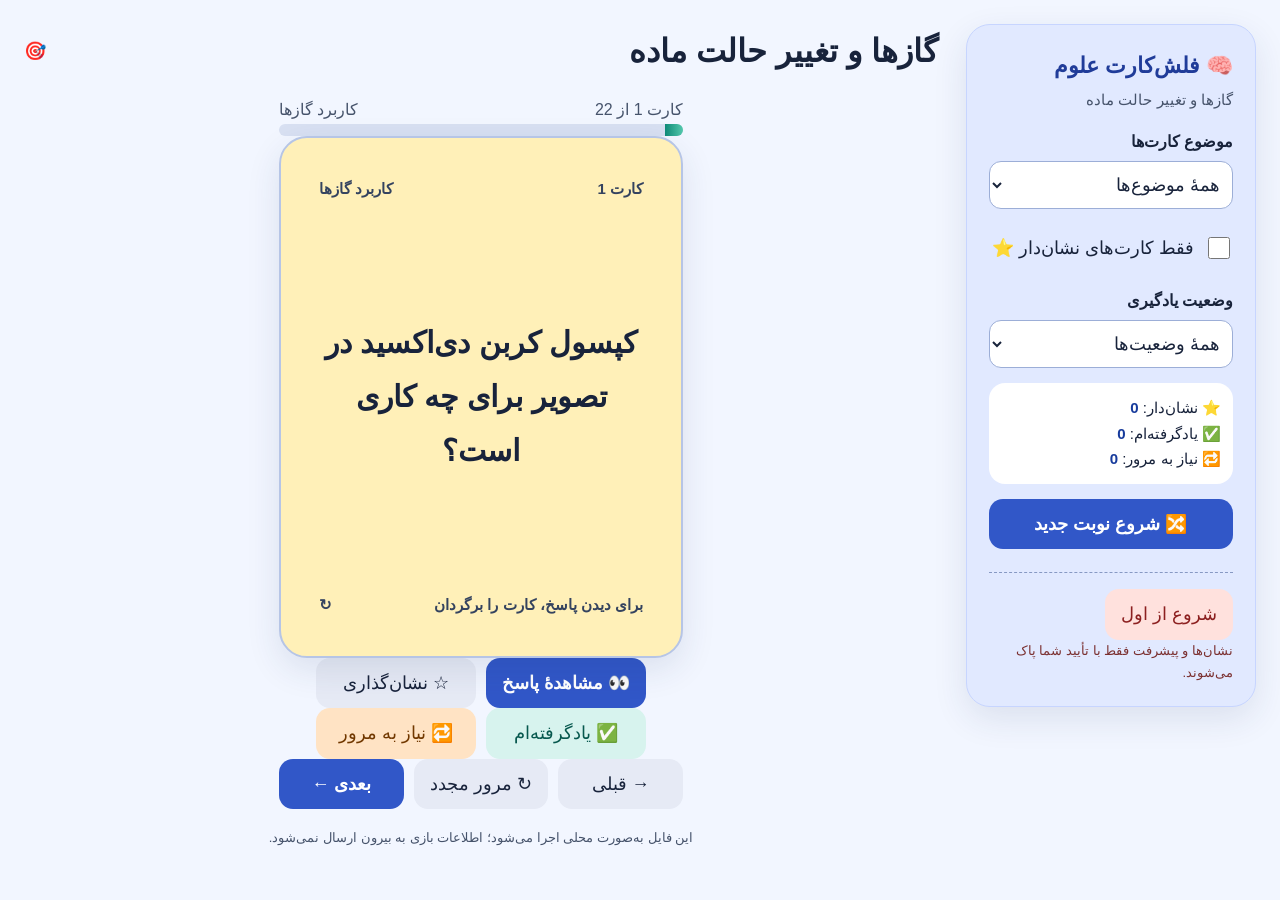
<file: o3f3/index.html>
<!doctype html><html lang="fa" dir="rtl"><head><meta charset="utf-8"><meta name="viewport" content="width=device-width,initial-scale=1"><title>فلش‌کارت علوم | گازها و تغییر حالت ماده</title><style>
:root{--primary:#3157c8;--secondary:#0f8b78;--accent:#f4bd32;--bg:#f2f6ff;--ink:#18233b;--muted:#46536b;--green:#d8f5df;--orange:#ffe3c4;--danger:#a92727;--line:#d6def0;--shadow:0 12px 34px #263a641c}*{box-sizing:border-box}body{margin:0;background:var(--bg);color:var(--ink);font-family:Tahoma,"Segoe UI",sans-serif;font-size:18px;line-height:1.7}button,select{font:inherit}button,select{min-height:48px}button{border:0;border-radius:14px;padding:10px 16px;cursor:pointer;transition:transform .15s,filter .15s}button:hover{filter:brightness(.97)}button:active{transform:scale(.98)}button:focus-visible,select:focus-visible,.flash:focus-visible{outline:3px solid #202020;outline-offset:3px}.primary{background:var(--primary);color:white;font-weight:bold}.secondary{background:#d7f3ee;color:#07584e}.plain{background:#e6eaf5;color:var(--ink)}.warn{background:#ffe1dd;color:#8c2020}.app{min-height:100vh;display:grid;grid-template-columns:290px minmax(0,1fr);gap:28px;max-width:1400px;margin:auto;padding:24px}.sidebar{align-self:start;position:sticky;top:20px;background:#e1e9ff;border:1px solid #c7d5ff;border-radius:24px;padding:22px;box-shadow:var(--shadow);display:flex;flex-direction:column;gap:15px}.brand{font-size:22px;font-weight:800;color:#203c99}.sub{font-size:15px;color:var(--muted);margin-top:-12px}.field{display:flex;flex-direction:column;gap:6px}.field label{font-weight:bold;font-size:16px}.field select{width:100%;border:1px solid #9caed7;border-radius:12px;padding:8px;background:#fff;color:var(--ink)}.checkline{display:flex;align-items:center;gap:10px;min-height:48px}.checkline input{width:22px;height:22px;accent-color:var(--primary)}.stats{background:#fff;border-radius:16px;padding:12px;font-size:15px}.stats strong{color:#173b9c}.reset-area{margin-top:8px;padding-top:16px;border-top:1px dashed #8799c3}.danger-note{font-size:13px;color:#7b3030}.main{min-width:0;display:flex;flex-direction:column;align-items:center;gap:18px}.top{width:100%;display:flex;align-items:center;justify-content:space-between;gap:12px}.top h1{font-size:clamp(22px,3vw,32px);margin:0}.menu-btn{display:none}.notice{width:100%;padding:10px 14px;border-radius:12px;background:#fff4cf;color:#604700;font-size:15px}.meta{width:100%;display:flex;align-items:center;justify-content:space-between;gap:12px;color:var(--muted);font-size:16px}.progress{width:100%;height:12px;background:#d8e0f2;border-radius:20px;overflow:hidden}.progress span{display:block;height:100%;width:0;background:linear-gradient(90deg,var(--secondary),#55c9ad);transition:width .2s}.card-wrap{width:min(100%,780px);perspective:1200px}.flash{height:clamp(390px,58vh,540px);position:relative;width:100%;cursor:pointer;outline-offset:5px}.inner{position:absolute;inset:0;transform-style:preserve-3d;transition:transform .6s ease}.flash.flipped .inner{transform:rotateY(180deg)}.face{position:absolute;inset:0;backface-visibility:hidden;border:2px solid #b6c5e6;border-radius:28px;box-shadow:var(--shadow);padding:clamp(20px,4vw,38px);display:flex;flex-direction:column;overflow:auto}.front{background:#fff0b8}.back{background:#d9f6e8;transform:rotateY(180deg)}.card-label{font-size:15px;font-weight:bold;color:#34435f;display:flex;justify-content:space-between;gap:10px}.question{font-size:clamp(22px,3vw,30px);font-weight:800;margin:auto 0;text-align:center;line-height:1.8}.answer{font-size:clamp(20px,2.5vw,26px);font-weight:800;margin:14px 0}.explain{font-size:17px}.key{margin-top:auto;padding:12px;background:#fff9d9;border-right:5px solid #c38b00;border-radius:10px;font-size:16px}.ref{font-size:14px;color:#34435f;margin-top:8px}.actions,.nav{display:flex;gap:10px;flex-wrap:wrap;justify-content:center}.actions button{min-width:160px}.nav{width:100%;justify-content:space-between}.nav button{min-width:125px}.learn-row{display:flex;gap:10px;flex-wrap:wrap;justify-content:center}.learn-row button{min-width:160px}.end{width:100%;text-align:center;background:#e0f5e9;border:1px solid #a4d9b9;border-radius:18px;padding:18px}.end h2{margin:0 0 6px}.hidden{display:none!important}.foot{font-size:13px;color:var(--muted);text-align:center}.drawer-close{display:none}dialog{border:0;border-radius:22px;max-width:min(500px,calc(100% - 28px));padding:24px;box-shadow:0 20px 80px #0005;color:var(--ink)}dialog::backdrop{background:#10172b99}.dialog-actions{display:flex;gap:10px;justify-content:flex-end;flex-wrap:wrap}@media(max-width:900px){.app{display:block;padding:14px}.sidebar{display:none;position:fixed;z-index:10;top:0;bottom:0;right:0;width:min(340px,88vw);overflow:auto;border-radius:0 0 0 22px}.sidebar.open{display:flex}.menu-btn{display:inline-block}.drawer-close{display:block}.top{align-items:flex-start}.flash{height:min(58vh,520px);min-height:360px}.nav button{flex:1;min-width:100px}}@media(max-width:520px){body{font-size:17px}.app{padding:12px}.top h1{font-size:21px}.flash{min-height:390px;height:55vh}.face{padding:18px}.question{font-size:22px}.actions button,.learn-row button{flex:1;min-width:135px}.meta{font-size:14px}}@media(prefers-reduced-motion:reduce){*,*::before,*::after{scroll-behavior:auto!important;transition:none!important}.flash.flipped .inner{transform:none}.face{transition:opacity .15s}.back{transform:none;opacity:0;pointer-events:none}.flash.flipped .front{opacity:0;pointer-events:none}.flash.flipped .back{opacity:1;pointer-events:auto}}@media print{body{background:white}.sidebar,.menu-btn,.actions,.nav,.learn-row,.notice,.foot{display:none!important}.app{display:block;padding:0}.flash{height:auto;min-height:300px}.face{box-shadow:none}}
</style></head><body><div class="app"><aside class="sidebar" id="sidebar" aria-label="فیلترها و تنظیمات"><div class="brand">🧠 فلش‌کارت علوم</div><div class="sub">گازها و تغییر حالت ماده</div><div class="field"><label for="topic">موضوع کارت‌ها</label><select id="topic"><option value="all">همهٔ موضوع‌ها</option><option>مواد و حالت‌ها</option><option>گازها</option><option>کاربرد گازها</option><option>تغییر حالت</option></select></div><label class="checkline"><input id="markedOnly" type="checkbox"> فقط کارت‌های نشان‌دار ⭐</label><div class="field"><label for="learning">وضعیت یادگیری</label><select id="learning"><option value="all">همهٔ وضعیت‌ها</option><option value="known">یادگرفته‌ام</option><option value="review">نیاز به مرور</option><option value="unrated">هنوز مشخص نکرده‌ام</option></select></div><div class="stats" id="stats" aria-live="polite">⭐ نشان‌دار: ۰<br>✅ یادگرفته‌ام: ۰<br>🔁 نیاز به مرور: ۰</div><button class="primary" id="newSession">🔀 شروع نوبت جدید</button><div class="reset-area"><button class="warn" id="resetBtn">شروع از اول</button><div class="danger-note">نشان‌ها و پیشرفت فقط با تأیید شما پاک می‌شوند.</div></div><button class="plain drawer-close" id="closeDrawer">بستن پنل</button></aside><main class="main"><header class="top"><button class="plain menu-btn" id="menuBtn" aria-controls="sidebar" aria-expanded="false">☰ فیلترها</button><h1>گازها و تغییر حالت ماده</h1><span aria-hidden="true">🎯</span></header><div id="storageNotice" class="notice hidden" role="status"></div><div id="empty" class="end hidden"><h2>کارتی پیدا نشد!</h2><p>فیلترها را تغییر بده تا کارت‌های بیشتری ببینی.</p><button class="primary" id="clearFilters">پاک کردن فیلترها</button></div><section id="study" class="study" aria-label="فلش‌کارت"><div class="meta"><span id="counter">کارت ۱ از ۲۲</span><span id="topicBadge">موضوع</span></div><div class="progress" role="progressbar" aria-label="پیشرفت نوبت" aria-valuemin="0" aria-valuemax="100" aria-valuenow="0" id="progress"><span id="progressBar"></span></div><div class="card-wrap"><div class="flash" id="flash" role="button" tabindex="0" aria-label="نمایش پاسخ کارت"><div class="inner"><article class="face front"><div class="card-label"><span id="frontNum">کارت ۱</span><span id="frontTopic">موضوع</span></div><div class="question" id="question"></div><div class="card-label"><span>برای دیدن پاسخ، کارت را برگردان</span><span>↻</span></div></article><article class="face back"><div class="card-label"><span id="backNum">پاسخ کارت ۱</span><span>پاسخ</span></div><div class="answer" id="answer"></div><div class="explain" id="explanation"></div><div class="key" id="keyPoint"></div><div class="ref" id="reference"></div></article></div></div></div><div class="actions"><button class="primary" id="reveal">👀 مشاهدهٔ پاسخ</button><button class="plain" id="markBtn" aria-pressed="false">☆ نشان‌گذاری</button></div><div class="learn-row"><button class="secondary" id="knownBtn">✅ یادگرفته‌ام</button><button style="background:#ffe3c4;color:#713800" id="reviewBtn">🔁 نیاز به مرور</button></div><nav class="nav" aria-label="ناوبری کارت‌ها"><button class="plain" id="prev">→ قبلی</button><button class="plain" id="repeat">↻ مرور مجدد</button><button class="primary" id="next">بعدی ←</button></nav><div class="end hidden" id="finished" role="status"><h2>🎉 این نوبت تمام شد!</h2><p>آفرین! می‌توانی همین کارت‌ها را مرور کنی یا یک نوبت تازه بسازی.</p><div class="actions"><button class="secondary" id="reviewAgain">مرور همین نوبت</button><button class="primary" id="newAtEnd">نوبت تازه</button></div></div></section><div class="foot">این فایل به‌صورت محلی اجرا می‌شود؛ اطلاعات بازی به بیرون ارسال نمی‌شود.</div></main></div><dialog id="confirmDialog"><h2>شروع از اول؟</h2><p>مطمئنی؟ نشان‌ها، وضعیت یادگیری، پیشرفت، تنظیمات و نوبت فعلی این بازی پاک می‌شوند و قابل بازگشت نیست.</p><div class="dialog-actions"><button class="plain" id="cancelReset">انصراف</button><button class="warn" id="confirmReset">بله، شروع از اول</button></div></dialog>
<script>
'use strict';
const CARDS=[{"id": "c01", "topic": "مواد و حالت‌ها", "q": "چه سه حالتی از ماده در این درس معرفی شده‌اند؟", "a": "جامد، مایع و گاز.", "ex": "ماده می‌تواند در حالت‌های متفاوت دیده شود.", "key": "سه حالت ماده", "typ": "تعریف", "ref": "صفحهٔ کتاب: ۲۰–۲۲"}, {"id": "c02", "topic": "مواد و حالت‌ها", "q": "صابون رنده‌شده در فعالیت ساخت حباب چه حالتی دارد؟", "a": "جامد است.", "ex": "در فعالیت، صابون را رنده می‌کنند و سپس در آب گرم حل می‌کنند.", "key": "جامد", "typ": "تشخیص", "ref": "صفحهٔ کتاب: ۲۰–۲۲"}, {"id": "c03", "topic": "مواد و حالت‌ها", "q": "آب در لیوان چه حالتی دارد؟", "a": "مایع است.", "ex": "در فعالیت، آب با صابون مخلوط می‌شود.", "key": "مایع", "typ": "تشخیص", "ref": "صفحهٔ کتاب: ۲۰–۲۲"}, {"id": "c04", "topic": "گازها", "q": "حباب‌هایی که می‌سازیم از چه چیزی پر شده‌اند؟", "a": "از هوا؛ یعنی گاز.", "ex": "در کتاب، فعالیت حباب‌سازی به معرفی گازها پیوند می‌خورد.", "key": "هوا و گاز", "typ": "کاربرد مفهوم", "ref": "صفحهٔ کتاب: ۲۲–۲۴"}, {"id": "c05", "topic": "گازها", "q": "چرا بادکنک هنگام باد کردن بزرگ‌تر می‌شود؟", "a": "چون هوا وارد بادکنک می‌شود و فضای درون آن را پر می‌کند.", "ex": "هوا ماده‌ای با حالت گازی است.", "key": "هوا حجم می‌گیرد", "typ": "علت و معلول", "ref": "صفحهٔ کتاب: ۲۲–۲۴"}, {"id": "c06", "topic": "گازها", "q": "هوا چه نوع ماده‌ای است؟", "a": "ماده‌ای در حالت گازی.", "ex": "هوا مانند صابون جامد نیست و مانند آب مایع هم نیست.", "key": "حالت گازی", "typ": "تعریف", "ref": "صفحهٔ کتاب: ۲۲–۲۴"}, {"id": "c07", "topic": "گازها", "q": "گازها در ظرف چگونه پخش می‌شوند؟", "a": "در همه جای ظرف پخش می‌شوند.", "ex": "این ویژگی در کتاب برای معرفی گازها به کار رفته است.", "key": "پخش شدن گاز", "typ": "ویژگی", "ref": "صفحهٔ کتاب: ۲۲–۲۴"}, {"id": "c08", "topic": "گازها", "q": "آیا کتاب می‌گوید مایع نیز مانند گاز در همه جای ظرف پخش می‌شود؟", "a": "خیر؛ کتاب این موضوع را به‌صورت پرسش برای بررسی مطرح می‌کند.", "ex": "مایع و گاز را با هم یکی نگیریم؛ متن این صفحه پاسخ را به شکل فعالیت پرسشی می‌آورد.", "key": "مقایسهٔ مایع و گاز", "typ": "درک متن", "ref": "صفحهٔ کتاب: ۲۲–۲۴"}, {"id": "c09", "topic": "گازها", "q": "چرا با اینکه هوا اطراف ماست، آن را نمی‌بینیم؟", "a": "چون هوا رنگ ندارد.", "ex": "این نکته در بخش «علم و زندگی» آمده است.", "key": "هوای بی‌رنگ", "typ": "علت", "ref": "صفحهٔ کتاب: ۲۲–۲۴"}, {"id": "c10", "topic": "گازها", "q": "چه کسانی برای زنده ماندن به هوا نیاز دارند؟", "a": "انسان‌ها، گیاهان و جانوران.", "ex": "کتاب نیاز هر سه گروه را بیان می‌کند.", "key": "اهمیت هوا", "typ": "یادآوری", "ref": "صفحهٔ کتاب: ۲۲–۲۴"}, {"id": "c11", "topic": "کاربرد گازها", "q": "غواص زیر آب در تصویر کتاب از چه چیزی استفاده می‌کند؟", "a": "از کپسول هوا.", "ex": "این نمونه در صفحهٔ کاربردهای گوناگون گازها آمده است.", "key": "کپسول هوا", "typ": "کاربرد", "ref": "صفحهٔ کتاب: ۲۳–۲۴"}, {"id": "c12", "topic": "کاربرد گازها", "q": "در تصویر کتاب، برای تنفس بیماران از چه گازی استفاده می‌شود؟", "a": "از گاز اکسیژن.", "ex": "این مورد یکی از استفاده‌های گازها در زندگی است.", "key": "اکسیژن", "typ": "کاربرد", "ref": "صفحهٔ کتاب: ۲۳–۲۴"}, {"id": "c13", "topic": "کاربرد گازها", "q": "گاز شهری در تصویر برای چه کاری استفاده شده است؟", "a": "برای پختن غذا.", "ex": "نمونه‌ای از کاربرد گاز در زندگی روزمره است.", "key": "گاز شهری", "typ": "کاربرد", "ref": "صفحهٔ کتاب: ۲۳–۲۴"}, {"id": "c14", "topic": "کاربرد گازها", "q": "کپسول کربن دی‌اکسید در تصویر برای چه کاری است؟", "a": "برای خاموش کردن آتش.", "ex": "نام گاز و کاربرد نشان‌داده‌شده را با هم به خاطر بسپار.", "key": "کربن دی‌اکسید", "typ": "کاربرد", "ref": "صفحهٔ کتاب: ۲۳–۲۴"}, {"id": "c15", "topic": "تغییر حالت", "q": "یخ در حالت عادیِ نشان‌داده‌شده در فعالیت چه حالتی دارد؟", "a": "جامد است.", "ex": "کتاب یخ و کره را برای مشاهدهٔ تغییر حالت بررسی می‌کند.", "key": "یخ", "typ": "تشخیص", "ref": "صفحهٔ کتاب: ۲۵–۲۶"}, {"id": "c16", "topic": "تغییر حالت", "q": "ذوب چیست؟", "a": "تبدیل ماده از حالت جامد به حالت مایع.", "ex": "طبق کتاب، ماده با دریافت گرمای کافی می‌تواند ذوب شود.", "key": "جامد ← مایع", "typ": "تعریف", "ref": "صفحهٔ کتاب: ۲۵–۲۶"}, {"id": "c17", "topic": "تغییر حالت", "q": "اگر یخ به اندازهٔ کافی گرما دریافت کند، چه تغییری می‌کند؟", "a": "ذوب می‌شود و به مایع تبدیل می‌شود.", "ex": "ذوب شدن تغییر حالت جامد به مایع است.", "key": "گرما و ذوب", "typ": "علت و معلول", "ref": "صفحهٔ کتاب: ۲۵–۲۶"}, {"id": "c18", "topic": "تغییر حالت", "q": "انجماد چیست؟", "a": "تبدیل ماده از حالت مایع به حالت جامد.", "ex": "مثال کتاب: قرار دادن آب در جایخی یخچال.", "key": "مایع ← جامد", "typ": "تعریف", "ref": "صفحهٔ کتاب: ۲۵–۲۶"}, {"id": "c19", "topic": "تغییر حالت", "q": "وقتی آب را در جایخی یخچال بگذاریم چه رخ می‌دهد؟", "a": "آب از حالت مایع به جامد تبدیل می‌شود؛ یعنی منجمد می‌شود.", "ex": "نام این تغییر حالت «انجماد» است.", "key": "انجماد آب", "typ": "کاربرد مفهوم", "ref": "صفحهٔ کتاب: ۲۵–۲۶"}, {"id": "c20", "topic": "تغییر حالت", "q": "تبخیر چیست؟", "a": "تبدیل ماده از حالت مایع به حالت گاز.", "ex": "کتاب می‌گوید آب با دریافت گرمای کافی بخار می‌شود.", "key": "مایع ← گاز", "typ": "تعریف", "ref": "صفحهٔ کتاب: ۲۵–۲۶"}, {"id": "c21", "topic": "تغییر حالت", "q": "در آزمایش آبِ حیاط مدرسه، چرا مقدار آب با گذشت زمان کم می‌شود؟", "a": "آب با دریافت گرما بخار می‌شود و به حالت گاز می‌رود؛ این تبخیر است.", "ex": "این پاسخ توضیح علمی متناسب با آزمایش و تعریف تبخیر در کتاب است.", "key": "تبخیر آب", "typ": "علت و معلول", "ref": "صفحهٔ کتاب: ۲۵–۲۶"}, {"id": "c22", "topic": "تغییر حالت", "q": "سه تغییر حالتِ نام‌برده‌شده در این بخش کدام‌اند؟", "a": "ذوب، انجماد و تبخیر.", "ex": "ذوب: جامد به مایع؛ انجماد: مایع به جامد؛ تبخیر: مایع به گاز.", "key": "مرور تغییر حالت‌ها", "typ": "جمع‌بندی", "ref": "صفحهٔ کتاب: ۲۵–۲۶"}];
const PREFIX='science_gas_states_flashcards_v1_';
const KEYS={progress:PREFIX+'progress',settings:PREFIX+'settings',session:PREFIX+'session'};
const $=id=>document.getElementById(id);
let storageOK=true, progress={}, settings={topic:'all',markedOnly:false,learning:'all'}, session=[], index=0, flipped=false;
function safeRead(key,fallback){try{const raw=localStorage.getItem(key);return raw===null?fallback:JSON.parse(raw)}catch(e){return fallback}}
function save(key,value){if(!storageOK)return;try{localStorage.setItem(key,JSON.stringify(value))}catch(e){storageOK=false;showStorageNotice('ذخیره‌سازی در این مرورگر در دسترس نیست؛ بازی بدون ذخیره ادامه دارد.')}}
function showStorageNotice(msg){$('storageNotice').textContent=msg;$('storageNotice').classList.remove('hidden')}
function validProgress(obj){const out={};if(!obj||typeof obj!=='object'||Array.isArray(obj))return out;for(const c of CARDS){const v=obj[c.id];if(v&&typeof v==='object')out[c.id]={marked:v.marked===true,learning:['known','review'].includes(v.learning)?v.learning:null,count:Number.isFinite(v.count)&&v.count>=0?v.count:0,lastAt:typeof v.lastAt==='string'?v.lastAt:null};}return out}
function pFor(id){if(!progress[id])progress[id]={marked:false,learning:null,count:0,lastAt:null};return progress[id]}
function eligible(){return CARDS.filter(c=>(settings.topic==='all'||c.topic===settings.topic)&&(!settings.markedOnly||pFor(c.id).marked)&&(settings.learning==='all'||(settings.learning==='unrated'&&!pFor(c.id).learning)||pFor(c.id).learning===settings.learning))}
function shuffle(arr){const a=arr.slice();for(let i=a.length-1;i>0;i--){const j=Math.floor(Math.random()*(i+1));[a[i],a[j]]=[a[j],a[i]]}return a}
function buildSession(ids){const valid=new Set(eligible().map(c=>c.id));session=(Array.isArray(ids)?ids:[]).filter((id,i,a)=>valid.has(id)&&a.indexOf(id)===i);if(!session.length)session=shuffle(eligible().map(c=>c.id));index=0;flipped=false;save(KEYS.session,{ids:session,index});render()}
function current(){return CARDS.find(c=>c.id===session[index])}
function renderStats(){const vals=Object.values(progress);$('stats').innerHTML=`⭐ نشان‌دار: <strong>${vals.filter(v=>v.marked).length}</strong><br>✅ یادگرفته‌ام: <strong>${vals.filter(v=>v.learning==='known').length}</strong><br>🔁 نیاز به مرور: <strong>${vals.filter(v=>v.learning==='review').length}</strong>`}
function render(){renderStats();const empty=session.length===0;$('empty').classList.toggle('hidden',!empty);$('study').classList.toggle('hidden',empty);if(empty)return;const c=current();if(!c){index=0;return render()}$('counter').textContent=`کارت ${index+1} از ${session.length}`;$('topicBadge').textContent=c.topic;$('frontNum').textContent=`کارت ${index+1}`;$('backNum').textContent=`پاسخ کارت ${index+1}`;$('frontTopic').textContent=c.topic;$('question').textContent=c.q;$('answer').textContent=c.a;$('explanation').textContent=c.ex;$('keyPoint').textContent='نکتهٔ کلیدی: '+c.key;$('reference').textContent=c.ref;$('progressBar').style.width=((index+1)/session.length*100)+'%';$('progress').setAttribute('aria-valuenow',String(Math.round((index+1)/session.length*100)));$('flash').classList.toggle('flipped',flipped);$('flash').setAttribute('aria-label',flipped?'نمایش سؤال':'نمایش پاسخ کارت');$('reveal').textContent=flipped?'↩ برگشت به سؤال':'👀 مشاهدهٔ پاسخ';const p=pFor(c.id);$('markBtn').textContent=p.marked?'⭐ نشان‌دار شد':'☆ نشان‌گذاری';$('markBtn').setAttribute('aria-pressed',String(p.marked));$('knownBtn').textContent=p.learning==='known'?'✅ یادگرفته‌ام ✓':'✅ یادگرفته‌ام';$('reviewBtn').textContent=p.learning==='review'?'🔁 نیاز به مرور ✓':'🔁 نیاز به مرور';$('prev').disabled=index===0;$('next').disabled=index===session.length-1;$('finished').classList.toggle('hidden',index!==session.length-1);save(KEYS.session,{ids:session,index})}
function flip(){if(!session.length)return;flipped=!flipped;render()}
function move(delta){if(!session.length)return;const n=index+delta;if(n<0||n>=session.length)return;index=n;flipped=false;render()}
function persistProgress(){save(KEYS.progress,progress);renderStats()}
function setLearning(value){const c=current();if(!c)return;const p=pFor(c.id);p.learning=value;p.count++;p.lastAt=new Date().toISOString();persistProgress();render()}
function updateSettings(){settings={topic:$('topic').value,markedOnly:$('markedOnly').checked,learning:$('learning').value};save(KEYS.settings,settings);buildSession()}
function startFresh(){buildSession(shuffle(eligible().map(c=>c.id)))}
function resetUI(){settings={topic:'all',markedOnly:false,learning:'all'};$('topic').value='all';$('markedOnly').checked=false;$('learning').value='all';progress={};session=[];index=0;flipped=false;try{Object.values(KEYS).forEach(k=>localStorage.removeItem(k))}catch(e){storageOK=false}buildSession();showStorageNotice('بازی از اول شروع شد؛ پیشرفت قبلی این بازی پاک شد.');}
function openDrawer(){ $('sidebar').classList.add('open');$('menuBtn').setAttribute('aria-expanded','true') }
function closeDrawer(){ $('sidebar').classList.remove('open');$('menuBtn').setAttribute('aria-expanded','false') }
function init(){try{const test='__flash_test__';localStorage.setItem(test,'1');localStorage.removeItem(test)}catch(e){storageOK=false;showStorageNotice('ذخیره‌سازی در این مرورگر در دسترس نیست؛ بازی بدون ذخیره ادامه دارد.')}
progress=validProgress(safeRead(KEYS.progress,{}));const s=safeRead(KEYS.settings,{});if(s&&typeof s==='object'){settings.topic=['all',...Array.from(new Set(CARDS.map(c=>c.topic)))].includes(s.topic)?s.topic:'all';settings.markedOnly=s.markedOnly===true;settings.learning=['all','known','review','unrated'].includes(s.learning)?s.learning:'all'}$('topic').value=settings.topic;$('markedOnly').checked=settings.markedOnly;$('learning').value=settings.learning;
const saved=safeRead(KEYS.session,null);const allowed=new Set(eligible().map(c=>c.id));if(saved&&Array.isArray(saved.ids)){session=saved.ids.filter((id,i,a)=>allowed.has(id)&&a.indexOf(id)===i);index=Number.isInteger(saved.index)?Math.max(0,Math.min(saved.index,session.length-1)):0;if(!session.length){session=shuffle([...allowed]);index=0}}else{session=shuffle(eligible().map(c=>c.id));index=0}render();
$('flash').addEventListener('click',flip);$('flash').addEventListener('keydown',e=>{if(e.key==='Enter'||e.key===' '){e.preventDefault();flip()}else if(e.key==='ArrowLeft'){e.preventDefault();move(1)}else if(e.key==='ArrowRight'){e.preventDefault();move(-1)}});$('reveal').addEventListener('click',flip);$('prev').addEventListener('click',()=>move(-1));$('next').addEventListener('click',()=>move(1));$('repeat').addEventListener('click',()=>{index=0;flipped=false;render()});$('reviewAgain').addEventListener('click',()=>{index=0;flipped=false;render()});$('newAtEnd').addEventListener('click',startFresh);$('newSession').addEventListener('click',startFresh);$('topic').addEventListener('change',updateSettings);$('markedOnly').addEventListener('change',updateSettings);$('learning').addEventListener('change',updateSettings);$('markBtn').addEventListener('click',()=>{const c=current();if(!c)return;pFor(c.id).marked=!pFor(c.id).marked;persistProgress();if(settings.markedOnly&&!pFor(c.id).marked){buildSession(session.filter(id=>id!==c.id));return}render()});$('knownBtn').addEventListener('click',()=>setLearning('known'));$('reviewBtn').addEventListener('click',()=>setLearning('review'));$('clearFilters').addEventListener('click',()=>{$('topic').value='all';$('markedOnly').checked=false;$('learning').value='all';updateSettings()});$('menuBtn').addEventListener('click',openDrawer);$('closeDrawer').addEventListener('click',closeDrawer);$('resetBtn').addEventListener('click',()=>$('confirmDialog').showModal());$('cancelReset').addEventListener('click',()=>$('confirmDialog').close());$('confirmReset').addEventListener('click',()=>{$('confirmDialog').close();resetUI()});document.addEventListener('keydown',e=>{if(e.target.matches('input,select,textarea,button')||$('confirmDialog').open)return;if(e.key==='ArrowLeft')move(1);if(e.key==='ArrowRight')move(-1);if(e.key===' '){e.preventDefault();flip()}});}
document.addEventListener('DOMContentLoaded',init);
</script></body></html>
</file>
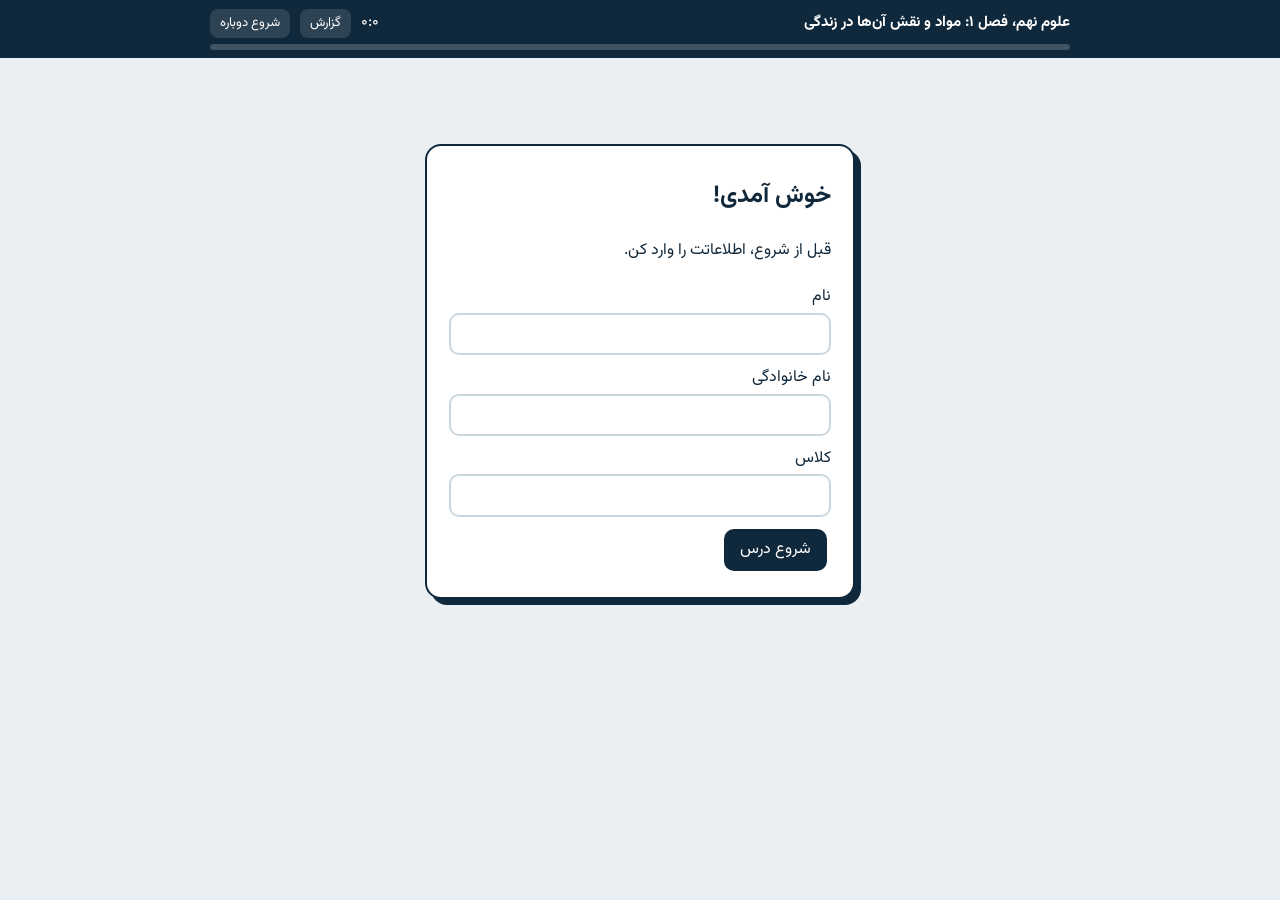
<file: o9f1/index.html>
<!DOCTYPE html>
<html lang="fa" dir="rtl">
<head>
<meta charset="utf-8">
<meta name="viewport" content="width=device-width, initial-scale=1">
<title>علوم نهم – فصل ۱: مواد و نقش آن‌ها در زندگی</title>
<link href="https://fonts.googleapis.com/css2?family=Vazirmatn:wght@400;600;800&display=swap" rel="stylesheet">
<style>
:root{--ink:#10283b;--bg:#e9eff3;--card:#fff;--tl:#0f9d8c;--cu:#c9733b;--au:#e8b13a;--ok:#1b9e5a;--bad:#d64545;--mut:#5b7186;--ln:#cbd7df}
*{box-sizing:border-box}
body{margin:0;background:var(--bg);color:var(--ink);font:16px/1.9 Vazirmatn,Tahoma,sans-serif}
button,input{font:inherit;color:inherit}
button{cursor:pointer}
:focus-visible{outline:3px solid var(--au);outline-offset:2px}
header{position:sticky;top:0;z-index:5;background:var(--ink);color:#fff;padding:8px 14px}
.hr{display:flex;align-items:center;gap:10px;flex-wrap:wrap;max-width:860px;margin:auto}
.hr h1{font-size:15px;margin:0;flex:1;min-width:180px}
.hb{background:#ffffff1f;border:0;border-radius:8px;color:#fff;padding:2px 10px;font-size:13px}
#bar{height:6px;background:#ffffff33;border-radius:3px;max-width:860px;margin:6px auto 0;overflow:hidden}
#bar i{display:block;height:100%;width:0;background:var(--au);transition:width .5s}
main{max-width:860px;margin:0 auto;padding:14px}
nav{display:flex;gap:8px;overflow-x:auto;padding:4px 0 10px}
nav button{flex:0 0 auto;min-width:92px;border:2px solid var(--ln);background:#fff;border-radius:10px;padding:4px 8px;text-align:center;line-height:1.4}
nav b{display:block;font-size:22px;color:var(--tl)}
nav small{font-size:12px;color:var(--mut)}
nav button.on{border-color:var(--ink);box-shadow:3px 3px 0 var(--ink)}
nav button.fin{background:#e3f6ec;border-color:var(--ok)}
nav button:disabled{opacity:.45;cursor:not-allowed}
h2{margin:6px 0 2px;font-size:24px}
.txt{background:#fff;border-right:6px solid var(--tl);border-radius:10px;padding:10px 16px;margin:14px 0}
.txt h3{margin:0;font-size:17px}.txt p{margin:4px 0}
.card{position:relative;background:var(--card);border:2px solid var(--ln);border-radius:14px;padding:14px 16px;margin:14px 0}
.card.done{border-color:var(--ok)}
.card.done::after{content:"✓";position:absolute;top:8px;left:12px;color:#fff;background:var(--ok);width:26px;height:26px;border-radius:50%;text-align:center;line-height:26px;font-size:15px}
.q{margin:0 0 10px;font-weight:600}
.chip,.opt,.btn{border:2px solid var(--ln);background:#f7fafc;border-radius:10px;padding:4px 14px;margin:4px}
.chip.sel{border-color:var(--cu);background:#fbeadf}
.chip.placed{background:#e3f6ec;border-color:var(--ok);cursor:default}
.no{animation:sk .35s}@keyframes sk{25%{transform:translateX(7px)}75%{transform:translateX(-7px)}}
.buckets{display:flex;gap:10px;margin-top:8px}
.bucket{flex:1;border:2px dashed var(--mut);border-radius:12px;padding:6px;min-height:90px;cursor:pointer;text-align:center}
.bucket>b{color:var(--cu)}
.opt{display:block;width:100%;text-align:right}
.opt.ok{background:#e3f6ec;border-color:var(--ok)}.opt.bad{background:#fde8e8;border-color:var(--bad)}
.fb{margin:6px 0 0;min-height:1.5em;color:var(--mut);font-size:14px}
.btn{background:var(--ink);color:#fff;border-color:var(--ink)}
.btn:disabled{opacity:.4;cursor:not-allowed}
input[type=text]{border:2px solid var(--ln);border-radius:10px;padding:4px 10px;width:150px}
.mt{display:grid;grid-template-columns:1fr 1fr;gap:8px 26px}
.mt .chip{margin:0;width:100%}
.chip.mat{background:#e3f6ec;border-color:var(--ok);cursor:default}
.fl{display:grid;grid-template-columns:repeat(auto-fit,minmax(150px,1fr));gap:10px}
.fc{min-height:120px;border-radius:12px;border:2px solid var(--ink);background:var(--ink);color:#fff;padding:8px;font-weight:800;font-size:19px;display:flex;align-items:center;justify-content:center;text-align:center}
.fc.flip{background:#fff;color:var(--ink);font-weight:400;font-size:14px}
.sim{display:flex;gap:14px;align-items:center;flex-wrap:wrap}
.met{width:34px;height:34px;border-radius:8px;border:2px solid var(--ink);margin:3px}
.ord{display:flex;flex-wrap:wrap;gap:6px;margin-top:6px}
.ord span{background:#e3f6ec;border:2px solid var(--ok);border-radius:10px;padding:2px 12px;width:100%}
.pt{display:grid;grid-template-columns:repeat(18,1fr);gap:2px;direction:ltr}
.pt button,.pt i{aspect-ratio:1;font-size:clamp(9px,2.4vw,14px);padding:0;border-radius:4px;border:1px solid var(--ln);background:#fff;font-weight:800}
.pt i{border:0;background:none}
.pt .p{background:#fbeadf}.pt .g{background:#d6f1ed}.pt .c{background:var(--ink);color:#fff}
.br{display:grid;grid-template-columns:90px 1fr 44px;align-items:center;gap:8px;font-size:14px}
.br div i{display:block;height:16px;background:var(--tl);border-radius:4px;width:0;transition:width .7s}
.chain{display:flex;flex-wrap:wrap;gap:2px;align-items:center;min-height:44px;direction:ltr}
.chain b{width:26px;height:26px;border-radius:50%;background:var(--cu);display:inline-block}
.chain s{width:10px;height:4px;background:var(--ink);display:inline-block}
.nx{display:flex;justify-content:space-between;margin:20px 0 40px}
#st{max-width:430px;margin:8vh auto;background:#fff;border-radius:16px;padding:22px;border:2px solid var(--ink);box-shadow:6px 6px 0 var(--ink)}
#st label{display:block;margin:8px 0}#st input{width:100%}
dialog{border:2px solid var(--ink);border-radius:16px;padding:20px 26px;max-width:92vw;font-family:inherit;direction:rtl}
dialog::backdrop{background:#10283b99}
@media(max-width:520px){.buckets,.mt{grid-template-columns:1fr}.buckets{flex-direction:column}}
@media(prefers-reduced-motion:reduce){*{animation:none!important;transition:none!important}}
</style>
</head>
<body>
<header><div class="hr"><h1>علوم نهم، فصل ۱: مواد و نقش آن‌ها در زندگی</h1>
<span id="tm">۰۰:۰۰</span><button class="hb" id="rp">گزارش</button><button class="hb" id="rs">شروع دوباره</button></div>
<div id="bar"><i></i></div></header>
<main id="app"></main>
<dialog id="dlg"></dialog>
<script>
const $=s=>document.querySelector(s),mk=(t,c,h)=>{const e=document.createElement(t);if(c)e.className=c;if(h!=null)e.innerHTML=h;return e},
fa=x=>(+x).toLocaleString('fa-IR'),sh=a=>[...a].sort(()=>Math.random()-.5),
nm=s=>String(s).replace(/[۰-۹]/g,d=>'۰۱۲۳۴۵۶۷۸۹'.indexOf(d)).replace(/[\s,،\-]/g,'').toLowerCase(),
shake=e=>{e.classList.add('no');setTimeout(()=>e.classList.remove('no'),400)};
let st;try{st=JSON.parse(localStorage.getItem('sci9'))}catch(e){}
st=st||{d:{},t:0,cur:0};
const save=()=>{try{localStorage.setItem('sci9',JSON.stringify(st))}catch(e){}};
const EL=['H هیدروژن','He هلیوم','Li لیتیم','Be بریلیم','B بور','C کربن','N نیتروژن','O اکسیژن','F فلوئور','Ne نئون','Na سدیم','Mg منیزیم','Al آلومینیوم','Si سیلیسیم','P فسفر','S گوگرد','Cl کلر','Ar آرگون'];
const shells=Z=>{let r=Z,s=[];for(const c of [2,8,8]){const k=Math.min(r,c);if(k>0)s.push(k);r-=k}return s};
const grp=Z=>{const v=shells(Z).pop();return Z==2?18:v<=2?v:10+v};
const info=Z=>{const s=shells(Z),e=EL[Z-1].split(' ');return `<b>${e[1]}</b> (${e[0]}) – عدد اتمی ${fa(Z)}<br>آرایش الکترونی: ${s.map(fa).join('، ')}<br>مدارها: ${fa(s.length)} (دورهٔ ${fa(s.length)}) – الکترون مدار آخر: ${fa(s.at(-1))} (گروه ${fa(grp(Z))})`};

const S=[
{s:'Au',t:'مواد اطراف ما',I:[
{k:'txt',h:'ماده و ذره',p:'همه‌چیز از ماده ساخته شده و هر ماده از ذره‌های ریزی (اتم و مولکول) تشکیل شده است. مواد را از دو دیدگاه دسته‌بندی می‌کنیم: منشأ (طبیعی یا مصنوعی) و خلوص (خالص یا مخلوط).'},
{k:'sort',q:'روی هر ماده بزن، بعد روی دستهٔ درستش.',b:['طبیعی','مصنوعی'],c:[['چوب',0],['پنبه',0],['ابریشم',0],['پلاستیک',1],['شیشه',1],['فولاد',1]]},
{k:'sort',q:'ماده‌های خالص و مخلوط را جدا کن.',b:['خالص','مخلوط'],c:[['طلا',0],['اکسیژن',0],['نمک خوراکی',0],['هوا',1],['شیر',1],['آب‌نمک',1]]},
{k:'mcq',q:'چرا آب لوله‌کشی مادهٔ خالص نیست؟',o:['چون رنگ ندارد','چون مواد دیگری در آن حل شده است','چون مایع است'],a:1,e:'آب لوله‌کشی مخلوطی از آب و مواد محلول است.'}]},
{s:'NaCl',t:'عنصر، ترکیب و مخلوط',I:[
{k:'txt',h:'سه مفهوم کلیدی',p:'<b>عنصر:</b> فقط یک نوع اتم (Au، O₂، Fe).<br><b>ترکیب:</b> دو یا چند نوع اتم با پیوند شیمیایی (H₂O، NaCl، CO₂).<br><b>مخلوط:</b> چند ماده کنار هم بدون واکنش شیمیایی؛ همگن (محلول) یا ناهمگن.'},
{k:'sort',q:'عنصر یا ترکیب؟',b:['عنصر','ترکیب'],c:[['Au',0],['O₂',0],['Fe',0],['H₂O',1],['NaCl',1],['CO₂',1]]},
{k:'sort',q:'مخلوط همگن (یکنواخت) یا ناهمگن؟',b:['همگن','ناهمگن'],c:[['آب‌نمک',0],['هوا',0],['شکر در آب',0],['آجیل',1],['دوغ',1],['آب گل‌آلود',1]]},
{k:'fill',q:'مولکول آب از ___ اتم هیدروژن و یک اتم اکسیژن ساخته شده است.',a:['2','دو']},
{k:'mcq',q:'هوا مادهٔ خالص است؟',o:['بله، چون دیده نمی‌شود','نه، مخلوط یکنواخت (همگن) چند گاز است'],a:1,e:'هوا مخلوطی از نیتروژن، اکسیژن و گازهای دیگر است.'}]},
{s:'Mg',t:'فلزها و واکنش‌پذیری',I:[
{k:'txt',h:'فلز و نافلز',p:'فلزها براق، چکش‌خوار، مفتول‌پذیر و رسانای خوب گرما و برق‌اند. نافلزهای جامد مات و شکننده‌اند و رسانای ضعیف (عایق).'},
{k:'sort',q:'ویژگی‌ها را به فلز یا نافلز نسبت بده.',b:['فلز','نافلز'],c:[['براق',0],['چکش‌خوار',0],['رسانای خوب برق',0],['مات',1],['شکننده',1],['عایق',1]]},
{k:'flash',q:'کارت‌ها را بچرخان و کاربرد هر فلز را بخوان.',c:[['مس','سیم برق و ظروف پخت‌وپز؛ رسانایی بالا و مقاومت در برابر خوردگی'],['طلا','زیورآلات و قطعات الکترونیکی؛ با اکسیژن واکنش نمی‌دهد'],['آلومینیوم','بدنهٔ هواپیما و قوطی؛ سبک و مقاوم در برابر زنگ‌زدگی'],['آهن','خانه، پل و خودرو (به‌ویژه به‌صورت فولاد)']]},
{k:'txt',h:'آزمایش مجازی',p:'تیغهٔ فلز را در محلول آبی کات کبود (مس سولفات) بینداز. هرچه رنگ آبی سریع‌تر کم‌رنگ شود، فلز واکنش‌پذیرتر است.'},
{k:'sim'},
{k:'order',q:'فلزها را از کم‌واکنش‌پذیر به پرواکنش‌پذیر مرتب کن (به ترتیب بزن).',s:['طلا','مس','آهن','روی','منیزیم']},
{k:'mcq',q:'در شرایط یکسان کدام زودتر زنگ می‌زند؟',o:['ظرف مسی','ظرف آهنی'],a:1,e:'واکنش‌پذیری آهن با اکسیژن بیشتر از مس است.'}]},
{s:'Ne',t:'اتم بور و جدول تناوبی',I:[
{k:'txt',h:'مدل بور',p:'الکترون‌ها در مدارهای مشخصی دور هسته می‌چرخند: مدار اول تا ۲ الکترون، مدار دوم تا ۸ و مدار سوم (در علوم نهم) تا ۸. الکترون‌های مدار آخر خواص شیمیایی عنصر را تعیین می‌کنند.'},
{k:'atom'},
{k:'fill',q:'آرایش الکترونی سدیم (۱۱Na) را بنویس. (مثل: ۲، ۸، ...)',a:['2,8,1']},
{k:'txt',h:'جدول تناوبی',p:'ردیف افقی = دوره = تعداد مدارها. ستون عمودی = گروه = تعداد الکترون مدار آخر یکسان و خواص شیمیایی مشابه.'},
{k:'ptab'},
{k:'mcq',q:'کدام عنصر به سدیم (Na) شبیه‌تر است؟',o:['منیزیم (Mg)','لیتیم (Li)'],a:1,e:'هر دو یک الکترون در مدار آخر دارند و در گروه ۱ هستند.'},
{k:'mcq',q:'مدل اتمی کربن به کدام عنصر شبیه‌تر است؟',o:['نیتروژن','سیلیسیم'],a:1,e:'کربن (۲،۴) و سیلیسیم (۲،۸،۴) هر دو ۴ الکترون در مدار آخر دارند.'}]},
{s:'N₂',t:'نیتروژن و عنصرهای زندگی',I:[
{k:'txt',h:'چرخهٔ نیتروژن',p:'نیتروژن ۷۸٪ هوا را می‌سازد، اما گیاهان و جانوران نمی‌توانند مستقیم از آن استفاده کنند.'},
{k:'order',q:'مراحل چرخه را به ترتیب بزن.',s:['باکتری‌ها و صاعقه نیتروژن هوا را تثبیت می‌کنند','ریشهٔ گیاه ترکیب‌های نیتروژن‌دار خاک را جذب می‌کند','جانور گیاه‌خوار گیاه را می‌خورد','باکتری‌ها بقایای مرده را تجزیه می‌کنند','نیتروژن به‌صورت گاز به هوا برمی‌گردد']},
{k:'txt',h:'فراوانی عنصرها',p:'بدن انسان و پوستهٔ زمین را مقایسه کن.'},
{k:'bars'},
{k:'mcq',q:'سیلیسیم و آلومینیوم در بدن انسان فراوان‌اند.',o:['درست','نادرست'],a:1,e:'در پوستهٔ زمین فراوان‌اند، اما در بدن بسیار کم.'}]},
{s:'C',t:'بسپارها و بازیافت',I:[
{k:'txt',h:'بسپار (پلیمر)',p:'مولکول بسیار بزرگی که از تکرار واحدهای کوچک به نام تکپار ساخته می‌شود. طبیعی: نشاسته، سلولز، پروتئین، پشم، ابریشم، پنبه. مصنوعی: پلاستیک‌ها و نایلون.'},
{k:'poly'},
{k:'match',q:'بسپار طبیعی را به کاربردش وصل کن.',p:[['نشاسته','نان و برنج'],['سلولز','کاغذ و پارچهٔ نخی'],['ابریشم','نخ جراحی'],['پروتئین','مو و ناخن']]},
{k:'match',q:'کد بازیافت را به کاربرد پلاستیک وصل کن.',p:[['۱ (PETE)','بطری آب'],['۲ (HDPE)','قوطی شوینده'],['۳ (PVC)','لوله'],['۶ (PS)','فوم و ظرف یک‌بار مصرف']]},
{k:'mcq',q:'چرا باید مواد را بهینه مصرف و بازیافت کنیم؟',o:['چون منابع زمین محدودند و به نسل‌های بعد هم تعلق دارند','چون مواد همیشه ارزان‌اند'],a:0,e:'مصرف بهینه و بازیافت از منابع و محیط زیست محافظت می‌کند.'}]}
];

const W={
sort(it,ok){const w=mk('div');w.append(mk('p','q',it.q));let sel=null,left=it.c.length;const bk=mk('div','buckets'),pl=mk('div');
it.b.forEach((b,bi)=>{const d=mk('div','bucket','<b>'+b+'</b><div></div>');d.onclick=()=>{if(!sel)return;if(sel.bi==bi){d.lastChild.append(sel.el);sel.el.className='chip placed';sel.el.onclick=null;sel=null;if(!--left)ok()}else shake(sel.el)};bk.append(d)});
sh(it.c).forEach(([t,bi])=>{const c=mk('button','chip',t);c.onclick=()=>{if(sel)sel.el.classList.remove('sel');sel={el:c,bi};c.classList.add('sel')};pl.append(c)});
w.append(pl,bk);return w},
mcq(it,ok){const w=mk('div');w.append(mk('p','q',it.q));const fb=mk('p','fb');
it.o.forEach((o,i)=>{const b=mk('button','opt',o);b.onclick=()=>{if(i==it.a){b.classList.add('ok');fb.textContent='درست! '+it.e;w.querySelectorAll('.opt').forEach(x=>x.disabled=true);ok()}else{b.classList.add('bad');fb.textContent='این گزینه درست نیست؛ دوباره فکر کن.';shake(b)}};w.append(b)});w.append(fb);return w},
fill(it,ok){const w=mk('div');w.append(mk('p','q',it.q));const i=mk('input');i.type='text';const b=mk('button','btn','بررسی'),fb=mk('p','fb');
b.onclick=()=>{if(it.a.map(nm).includes(nm(i.value))){fb.textContent='درست است!';ok()}else{fb.textContent='پاسخ درست نیست؛ دوباره امتحان کن.';shake(i)}};w.append(i,b,fb);return w},
match(it,ok){const w=mk('div');w.append(mk('p','q',it.q));const g=mk('div','mt');let sl=null,n=it.p.length;
const L=it.p.map((p,i)=>[p[0],i]),R=sh(it.p.map((p,i)=>[p[1],i]));
const col=(arr,side)=>arr.map(([t,i])=>{const c=mk('button','chip',t);c.onclick=()=>{if(c.classList.contains('mat'))return;
if(side=='l'){if(sl)sl.el.classList.remove('sel');sl={el:c,i};c.classList.add('sel')}
else if(sl){if(sl.i==i){sl.el.className=c.className='chip mat';sl=null;if(!--n)ok()}else shake(c)}};return c});
const l=col(L,'l'),r=col(R,'r');l.forEach((x,i)=>g.append(x,r[i]));w.append(g);return w},
order(it,ok){const w=mk('div');w.append(mk('p','q',it.q));let k=0;const res=mk('div','ord'),pl=mk('div');
sh(it.s.map((t,i)=>[t,i])).forEach(([t,i])=>{const c=mk('button','chip',t);c.onclick=()=>{if(i==k){c.remove();res.append(mk('span','',fa(k+1)+'. '+t));if(++k==it.s.length)ok()}else shake(c)};pl.append(c)});
w.append(pl,res);return w},
flash(it,ok){const w=mk('div');w.append(mk('p','q',it.q));const g=mk('div','fl');let seen=new Set;
it.c.forEach(([f,b],i)=>{const c=mk('button','fc',f);c.onclick=()=>{c.classList.toggle('flip');c.textContent=c.classList.contains('flip')?b:f;seen.add(i);if(seen.size==it.c.length)ok()};g.append(c)});w.append(g);return w},
sim(it,ok){const w=mk('div','sim');const M=[['منیزیم','#cfd3d6',3,'#dbe8f2','سریع'],['روی','#9fb0bd',7,'#d3e4ee','کند'],['آهن','#6b7580',12,'#cfe3d8','خیلی کند'],['مس','#c9733b',0,'','بدون تغییر'],['طلا','#e8b13a',0,'','بدون تغییر']];
w.innerHTML='<svg viewBox="0 0 200 170" width="220" aria-label="بشر محلول کات کبود"><path d="M40 20V140Q40 155 55 155H145Q160 155 160 140V20" fill="none" stroke="#10283b" stroke-width="4"/><rect id="lq" x="44" y="70" width="112" height="82" rx="8" style="fill:#2d7de0"/><rect id="mt" x="94" y="0" width="12" height="100" style="fill:#999;transform:translateY(-120px)"/></svg>';
const side=mk('div');side.innerHTML='<p class="q">کدام فلز را بیندازیم؟</p>';const out=mk('p','fb','یک فلز انتخاب کن.');const tried=new Set;
M.forEach(m=>{const b=mk('button','chip',m[0]);b.onclick=()=>{const lq=w.querySelector('#lq'),mt=w.querySelector('#mt');lq.style.transition=mt.style.transition='none';lq.style.fill='#2d7de0';mt.style.fill=m[1];mt.style.transform='translateY(-120px)';void lq.getBoundingClientRect();
mt.style.transition='transform .6s';mt.style.transform='translateY(0)';if(m[2]){lq.style.transition='fill '+m[2]+'s linear';lq.style.fill=m[3]}
out.textContent=m[0]+': تغییر رنگ '+m[4]+(m[2]?'':' (واکنشی دیده نمی‌شود)');tried.add(m[0]);if(tried.size>=4)ok()};side.append(b)});
side.append(out);w.append(side);return w},
atom(it,ok){const w=mk('div');w.append(mk('p','q','عدد اتمی را تغییر بده و مدل بور را ببین. (دایرهٔ نارنجی = مدار آخر)'));const r=mk('input');r.type='range';r.min=1;r.max=18;r.value=1;r.style.width='100%';r.dir='ltr';
const sv=mk('div'),f=mk('p','fb');const seen=new Set;
const draw=()=>{const Z=+r.value,s=shells(Z);let h='<svg viewBox="0 0 240 240" width="240" style="display:block;margin:auto">';
s.forEach((n,i)=>{const R=38+i*28;h+=`<circle cx="120" cy="120" r="${R}" fill="none" stroke="#cbd7df" stroke-dasharray="4 4"/>`;for(let k=0;k<n;k++){const a=2*Math.PI*k/n-Math.PI/2;h+=`<circle cx="${120+R*Math.cos(a)}" cy="${120+R*Math.sin(a)}" r="6" fill="${i==s.length-1?'#c9733b':'#0f9d8c'}"/>`}});
h+=`<circle cx="120" cy="120" r="17" fill="#10283b"/><text x="120" y="126" fill="#fff" text-anchor="middle" font-size="15" font-weight="800">${EL[Z-1].split(' ')[0]}</text></svg>`;sv.innerHTML=h;f.innerHTML=info(Z);f.style.color='#10283b';seen.add(Z);if(seen.size>=4)ok()};
r.oninput=draw;draw();w.append(r,sv,f);return w},
ptab(it,ok){const w=mk('div');w.append(mk('p','q','روی یک عنصر بزن تا گروه و دورهٔ آن مشخص شود.'));const g=mk('div','pt'),f=mk('p','fb'),cells=[];let cl=0;
const pos={};[[1,1],[2,18]].forEach(([z,c])=>pos['0'+c]=z);for(let c=0;c<2;c++)pos['1'+(c+1)]=3+c,pos['2'+(c+1)]=11+c;for(let c=0;c<6;c++)pos['1'+(13+c)]=5+c,pos['2'+(13+c)]=13+c;
for(let r=0;r<3;r++)for(let c=1;c<=18;c++){const Z=pos[r+''+c];if(!Z){g.append(mk('i'));continue}const b=mk('button','',EL[Z-1].split(' ')[0]);b.onclick=()=>{cells.forEach(x=>x.b.className='');cells.forEach(x=>{if(x.c==c)x.b.classList.add('g');else if(x.r==r)x.b.classList.add('p')});b.className='c';f.innerHTML=info(Z);f.style.color='#10283b';if(++cl>=3)ok()};cells.push({b,r,c});g.append(b)}
w.append(g,f);return w},
bars(it,ok){const w=mk('div');const D={'بدن انسان':[['اکسیژن',65],['کربن',18],['هیدروژن',10],['نیتروژن',3],['کلسیم',2],['سایر',2]],'پوستهٔ زمین':[['اکسیژن',47],['سیلیسیم',28],['آلومینیوم',8],['آهن',5],['کلسیم',4],['سدیم',3],['پتاسیم',3],['سایر',2]]};
const tabs=mk('div'),box=mk('div');const seen=new Set;
Object.keys(D).forEach(k=>{const b=mk('button','chip',k);b.onclick=()=>{box.innerHTML='';D[k].forEach(([n,v])=>{const r=mk('div','br',`<span>${n}</span><div><i></i></div><span>${fa(v)}٪</span>`);box.append(r);setTimeout(()=>r.querySelector('i').style.width=v*1.5+'%',30)});seen.add(k);if(seen.size==2)ok()};tabs.append(b)});
w.append(tabs,box);tabs.firstChild.click();return w},
poly(it,ok){const w=mk('div');w.append(mk('p','q','تکپار اضافه کن تا بسپار بسازی. (حداقل ۶ تکپار)'));const ch=mk('div','chain'),f=mk('p','fb');let n=0;
const a=mk('button','btn','افزودن تکپار'),c=mk('button','chip','پاک کردن');
a.onclick=()=>{if(n>=14)return;if(n)ch.append(mk('s'));ch.append(mk('b'));n++;f.textContent=fa(n)+' تکپار به هم پیوسته‌اند'+(n>=6?' و یک بسپار ساخته شد؛ مثل پلی‌اتن از اتن.':'.');if(n>=6)ok()};
c.onclick=()=>{ch.innerHTML='';n=0;f.textContent=''};w.append(ch,a,c,f);return w}};

const tasks=i=>S[i].I.map((x,j)=>x.k=='txt'?0:i+'-'+j).filter(Boolean),sdone=i=>tasks(i).every(id=>st.d[id]),open_=i=>!i||sdone(i-1);
const all=S.flatMap((_,i)=>tasks(i));
function upd(){const n=all.filter(id=>st.d[id]).length;$('#bar i').style.width=n/all.length*100+'%';
document.querySelectorAll('nav button').forEach((b,i)=>{b.disabled=!open_(i);b.classList.toggle('fin',sdone(i));b.classList.toggle('on',i==st.cur)});
const nx=$('#nx');if(nx)nx.disabled=!sdone(st.cur)}
function ok(id){if(!st.d[id]){st.d[id]=1;save()}upd();if(all.every(i=>st.d[i])&&!st.fin){st.fin=1;save();setTimeout(rep,700)}}
function show(i){st.cur=i;save();const m=$('#app');m.innerHTML='';const nav=mk('nav');
S.forEach((s,j)=>{const b=mk('button','',`<b>${s.s}</b><small>${s.t}</small>`);b.onclick=()=>show(j);nav.append(b)});m.append(nav,mk('h2','',s_(i)));
S[i].I.forEach((it,j)=>{if(it.k=='txt'){m.append(mk('div','txt',`<h3>${it.h}</h3><p>${it.p}</p>`));return}
const id=i+'-'+j,c=mk('div','card'+(st.d[id]?' done':''));c.append(W[it.k](it,()=>{c.classList.add('done');ok(id)}));m.append(c)});
const f=mk('div','nx'),pv=mk('button','chip','مرحله قبل'),nx=mk('button','btn',i==S.length-1?'مشاهدهٔ گزارش':'مرحله بعد');nx.id='nx';
pv.disabled=!i;pv.onclick=()=>show(i-1);nx.onclick=()=>i==S.length-1?rep():show(i+1);f.append(pv,nx);m.append(f);upd();scrollTo(0,0)}
const s_=i=>`مرحلهٔ ${fa(i+1)}: ${S[i].t}`;
const clk=()=>{const t=st.t||0;return fa(String(Math.floor(t/60)).padStart(2,'0'))+':'+fa(String(t%60).padStart(2,'0'))};
function rep(){const n=all.filter(id=>st.d[id]).length,u=st.u||{};const d=$('#dlg');
d.innerHTML=`<h2>گزارش یادگیری</h2><p>نام: <b>${u.n||''} ${u.f||''}</b><br>کلاس: <b>${u.c||''}</b><br>وضعیت: <b>${n==all.length?'درس کامل شد 🎉':'ناتمام ('+fa(n)+' از '+fa(all.length)+' فعالیت)'}</b><br>زمان حضور در درس: <b>${clk()}</b></p><button class="btn" id="cl">بستن</button> <button class="chip" id="r2">شروع دوباره</button>`;
d.showModal();$('#cl').onclick=()=>d.close();$('#r2').onclick=reset}
function reset(){if(!confirm('همهٔ پیشرفت پاک شود و از اول شروع کنی؟'))return;try{localStorage.removeItem('sci9')}catch(e){}location.reload()}
function start(){if(!st.u){const a=$('#app');a.innerHTML='<div id="st"><h2>خوش آمدی!</h2><p>قبل از شروع، اطلاعاتت را وارد کن.</p><label>نام<input type="text" id="u1"></label><label>نام خانوادگی<input type="text" id="u2"></label><label>کلاس<input type="text" id="u3"></label><button class="btn" id="go">شروع درس</button></div>';
$('#go').onclick=()=>{const v=[1,2,3].map(i=>$('#u'+i).value.trim());if(v.includes(''))return shake($('#st'));st.u={n:v[0],f:v[1],c:v[2]};save();show(0)};return}
show(open_(st.cur)?st.cur:0)}
$('#rp').onclick=rep;$('#rs').onclick=reset;
setInterval(()=>{if(st.u&&!document.hidden){st.t=(st.t||0)+1;save();$('#tm').textContent=clk()}},1000);
$('#tm').textContent=clk();start();
</script>
</body>
</html>
</file>
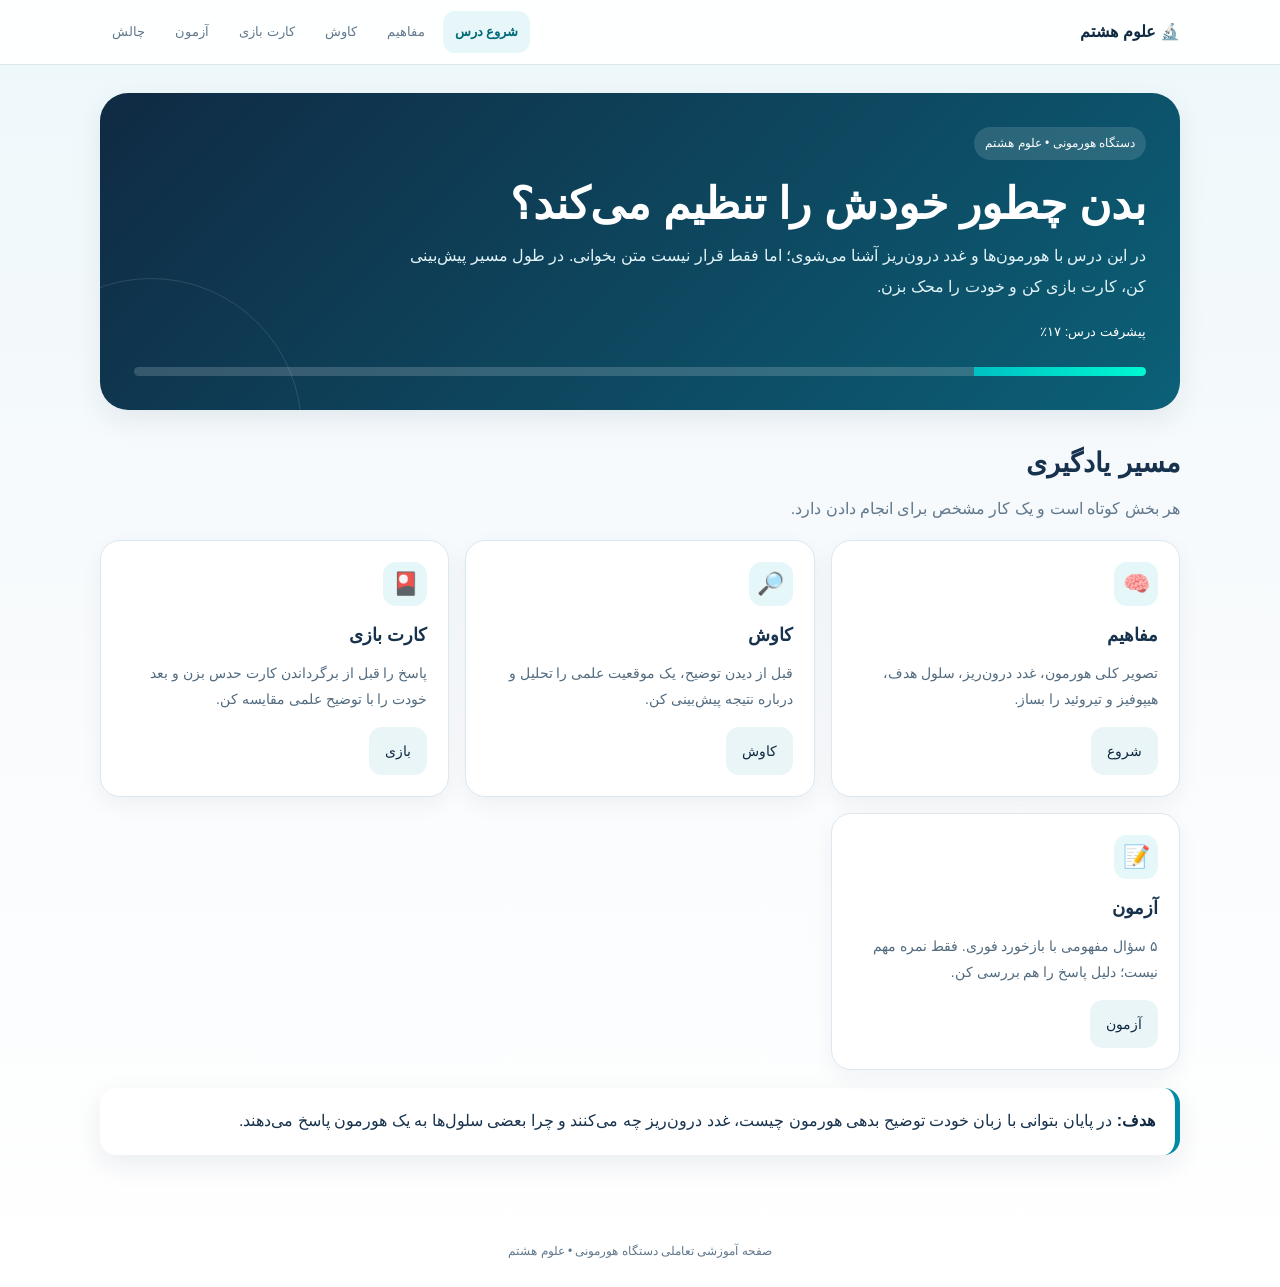
<file: ol8-f6/index.html>
<!doctype html>
<html lang="fa" dir="rtl">
<head>
<meta charset="utf-8">
<meta name="viewport" content="width=device-width, initial-scale=1, viewport-fit=cover">
<meta name="theme-color" content="#102a43">
<title>دستگاه هورمونی | علوم هشتم</title>
<style>
:root{--navy:#102a43;--teal:#008ba4;--cyan:#00c1c3;--mint:#00f8d2;--bg:#f4f8fb;--card:#fff;--text:#17324d;--muted:#61788d;--line:#dce8ef;--ok:#178a5b;--bad:#c74646;--radius:20px;--shadow:0 10px 28px rgba(16,42,67,.08)}
*{box-sizing:border-box}html{scroll-behavior:smooth}body{margin:0;background:linear-gradient(180deg,#edf8fa,#f7fafc 42%,#fff);font-family:Tahoma,"Segoe UI",Arial,sans-serif;color:var(--text);line-height:1.9}.container{width:min(1080px,92%);margin:auto}
.topbar{position:sticky;top:0;z-index:20;background:rgba(255,255,255,.94);backdrop-filter:blur(12px);border-bottom:1px solid var(--line)}.topbar-inner{min-height:64px;display:flex;align-items:center;gap:16px;justify-content:space-between}.brand{font-weight:800;color:var(--navy);white-space:nowrap}.menu{display:flex;gap:6px;overflow:auto;padding:8px 0;scrollbar-width:none}.menu::-webkit-scrollbar{display:none}.menu button{border:0;background:transparent;color:var(--muted);font:inherit;font-size:13px;padding:9px 12px;border-radius:12px;cursor:pointer;white-space:nowrap}.menu button.active{background:#e7f7f9;color:#006a79;font-weight:700}
main{padding:28px 0 60px}.view{display:none;animation:fade .25s ease}.view.active{display:block}@keyframes fade{from{opacity:.2;transform:translateY(4px)}to{opacity:1;transform:none}}
.hero{background:linear-gradient(135deg,var(--navy),#0b6077);color:#fff;border-radius:28px;padding:34px;box-shadow:var(--shadow);overflow:hidden;position:relative}.hero:after{content:"";position:absolute;width:300px;height:300px;border:1px solid rgba(255,255,255,.12);border-radius:50%;left:-100px;bottom:-170px}.tag{display:inline-block;background:rgba(255,255,255,.13);padding:5px 11px;border-radius:999px;font-size:12px}.hero h1{font-size:clamp(27px,5vw,44px);line-height:1.35;margin:14px 0 8px}.hero p{margin:0;color:#e2f3f7;max-width:760px}.progress{margin-top:22px;background:rgba(255,255,255,.17);height:9px;border-radius:20px;overflow:hidden}.progress>span{display:block;height:100%;width:0;background:linear-gradient(90deg,var(--cyan),var(--mint));transition:.4s}
.section-head{margin:28px 0 16px}.section-head h2{margin:0 0 5px;font-size:27px}.section-head p{margin:0;color:var(--muted)}.grid{display:grid;grid-template-columns:repeat(3,1fr);gap:16px}.card{background:var(--card);border:1px solid var(--line);border-radius:var(--radius);padding:21px;box-shadow:0 7px 22px rgba(16,42,67,.05)}.card h3{margin:0 0 7px;font-size:18px}.card p{margin:0;color:#526b7f;font-size:14px}.icon{width:44px;height:44px;border-radius:13px;display:grid;place-items:center;background:#e6f7f9;font-size:22px;margin-bottom:12px}
.callout{border-right:5px solid var(--teal);background:#fff;padding:18px 20px;border-radius:16px;box-shadow:var(--shadow);margin-top:18px}.callout strong{color:var(--navy)}
.btn{border:0;border-radius:13px;padding:11px 16px;font:inherit;font-size:14px;cursor:pointer}.primary{background:var(--teal);color:#fff}.secondary{background:#eaf5f7;color:var(--navy)}.dark{background:var(--navy);color:#fff}.light{background:#fff;border:1px solid var(--line);color:var(--text)}.btn:disabled{opacity:.5;cursor:not-allowed;transform:none}
/* exploration */.scenario{background:var(--navy);color:#fff;border-radius:24px;padding:25px;box-shadow:var(--shadow)}.scenario p{color:#d9eef2}.choices{display:flex;gap:10px;flex-wrap:wrap}.result{display:none;margin-top:16px;padding:15px;border-radius:14px;background:rgba(255,255,255,.1)}.result.show{display:block}
/* cards */.flash-wrap{display:grid;grid-template-columns:1.15fr .85fr;gap:20px}.flashcard{height:330px;perspective:1200px;cursor:pointer}.flash-inner{height:100%;width:100%;position:relative;transform-style:preserve-3d;transition:transform .6s}.flashcard.flipped .flash-inner{transform:rotateY(180deg)}.face{position:absolute;inset:0;backface-visibility:hidden;border-radius:25px;padding:30px;display:flex;align-items:center;justify-content:center;flex-direction:column;text-align:center;border:1px solid var(--line);box-shadow:var(--shadow)}.front{background:linear-gradient(135deg,#fff,#e8f8fa)}.back{background:linear-gradient(135deg,#08384c,#0c7183);color:#fff;transform:rotateY(180deg)}.big{font-size:58px}.face h3{margin:6px 0}.face p{max-width:520px;margin:0}.hint{font-size:12px;opacity:.72;margin-top:13px}.flash-controls{display:flex;gap:9px;flex-wrap:wrap;margin-top:12px}.stats{display:grid;grid-template-columns:repeat(3,1fr);gap:9px;margin-top:12px}.stat{border:1px solid var(--line);background:#f8fbfc;border-radius:13px;padding:10px;text-align:center}.stat b{display:block;font-size:21px;color:var(--navy)}.stat span{font-size:11px;color:var(--muted)}
/* quiz */.quizbox{background:#fff;border:1px solid var(--line);border-radius:24px;padding:23px;box-shadow:var(--shadow)}.quiz-head{display:flex;justify-content:space-between;gap:10px;align-items:center;flex-wrap:wrap}.badge{background:#eaf7f9;color:#056777;padding:6px 11px;border-radius:999px;font-size:12px}.qtext{font-size:21px;font-weight:800;margin:18px 0}.options{display:grid;gap:10px}.option{width:100%;text-align:right;border:1px solid var(--line);background:#fff;border-radius:14px;padding:13px 15px;font:inherit;color:var(--text);cursor:pointer}.option:hover{background:#f7fbfc}.option.correct{border-color:var(--ok);background:#eefaf5;color:#126a48}.option.wrong{border-color:var(--bad);background:#fff1f1;color:#a22f2f}.option:disabled{cursor:default}.feedback{display:none;margin-top:13px;padding:13px 15px;border-radius:14px;font-size:14px}.feedback.show{display:block}.feedback.ok{background:#eefaf5;color:#126a48}.feedback.bad{background:#fff1f1;color:#a22f2f}.quiz-foot{display:flex;justify-content:space-between;align-items:center;gap:10px;margin-top:17px}.final{display:none;text-align:center;background:#edf8fa;border-radius:17px;padding:20px;margin-top:16px}.final.show{display:block}.restart{margin-top:12px}
/* challenge */.challenge-grid{display:grid;grid-template-columns:repeat(2,1fr);gap:16px}.challenge{min-height:190px}.number{font-size:12px;color:var(--teal);font-weight:800}
footer{text-align:center;color:var(--muted);font-size:12px;padding:25px 0}
@media(max-width:820px){.topbar-inner{display:block;padding-top:6px}.brand{display:block;padding:3px 0}.grid{grid-template-columns:repeat(2,1fr)}.flash-wrap{grid-template-columns:1fr}.challenge-grid{grid-template-columns:1fr}}
@media(max-width:560px){.container{width:min(94%,520px)}.hero{padding:25px 20px;border-radius:22px}.grid{grid-template-columns:1fr}.hero h1{font-size:28px}.section-head h2{font-size:23px}.flashcard{height:300px}.face{padding:23px}.qtext{font-size:18px}.quiz-foot{align-items:stretch;flex-direction:column}.quiz-foot .btn{width:100%}.stats{grid-template-columns:repeat(3,1fr)}.topbar{position:sticky}.menu button{font-size:12px;padding:8px 10px}}
</style>
</head>
<body>
<nav class="topbar">
 <div class="container topbar-inner">
  <div class="brand">🔬 علوم هشتم</div>
  <div class="menu" role="tablist" aria-label="بخش‌های درس">
   <button class="active" data-view="home">شروع درس</button>
   <button data-view="concepts">مفاهیم</button>
   <button data-view="explore">کاوش</button>
   <button data-view="cards">کارت بازی</button>
   <button data-view="quiz">آزمون</button>
   <button data-view="challenge">چالش</button>
  </div>
 </div>
</nav>

<main class="container">
<section id="home" class="view active">
 <div class="hero">
  <span class="tag">دستگاه هورمونی • علوم هشتم</span>
  <h1>بدن چطور خودش را تنظیم می‌کند؟</h1>
  <p>در این درس با هورمون‌ها و غدد درون‌ریز آشنا می‌شوی؛ اما فقط قرار نیست متن بخوانی. در طول مسیر پیش‌بینی کن، کارت بازی کن و خودت را محک بزن.</p>
  <div style="margin-top:18px;font-size:13px" id="progressLabel">پیشرفت درس: ۰٪</div>
  <div class="progress"><span id="progressBar"></span></div>
 </div>
 <div class="section-head"><h2>مسیر یادگیری</h2><p>هر بخش کوتاه است و یک کار مشخص برای انجام دادن دارد.</p></div>
 <div class="grid">
  <div class="card"><div class="icon">🧠</div><h3>مفاهیم</h3><p>تصویر کلی هورمون، غدد درون‌ریز، سلول هدف، هیپوفیز و تیروئید را بساز.</p><button class="btn secondary nav-action" data-go="concepts" style="margin-top:14px">شروع</button></div>
  <div class="card"><div class="icon">🔎</div><h3>کاوش</h3><p>قبل از دیدن توضیح، یک موقعیت علمی را تحلیل و درباره نتیجه پیش‌بینی کن.</p><button class="btn secondary nav-action" data-go="explore" style="margin-top:14px">کاوش</button></div>
  <div class="card"><div class="icon">🎴</div><h3>کارت بازی</h3><p>پاسخ را قبل از برگرداندن کارت حدس بزن و بعد خودت را با توضیح علمی مقایسه کن.</p><button class="btn secondary nav-action" data-go="cards" style="margin-top:14px">بازی</button></div>
  <div class="card"><div class="icon">📝</div><h3>آزمون</h3><p>۵ سؤال مفهومی با بازخورد فوری. فقط نمره مهم نیست؛ دلیل پاسخ را هم بررسی کن.</p><button class="btn secondary nav-action" data-go="quiz" style="margin-top:14px">آزمون</button></div>
 </div>
 <div class="callout"><strong>هدف:</strong> در پایان بتوانی با زبان خودت توضیح بدهی هورمون چیست، غدد درون‌ریز چه می‌کنند و چرا بعضی سلول‌ها به یک هورمون پاسخ می‌دهند.</div>
</section>

<section id="concepts" class="view">
 <div class="section-head"><h2>🧠 مفاهیم کلیدی</h2><p>این بخش را کوتاه نگه داشته‌ایم تا به جای حفظ کردن، تصویر کلی بسازی.</p></div>
 <div class="grid">
  <div class="card"><div class="icon">🧬</div><h3>هورمون</h3><p>پیام‌رسان شیمیایی بدن است که از غدد درون‌ریز ترشح می‌شود و می‌تواند بر سلول‌های هدف اثر بگذارد.</p></div>
  <div class="card"><div class="icon">📡</div><h3>غده درون‌ریز</h3><p>هورمون‌های خود را مستقیماً وارد خون می‌کند و مجرای ترشحی مشخصی برای انتقال هورمون ندارد.</p></div>
  <div class="card"><div class="icon">🎯</div><h3>سلول هدف</h3><p>سلولی است که گیرنده مناسب برای یک هورمون دارد و می‌تواند پیام آن هورمون را دریافت کند.</p></div>
  <div class="card"><div class="icon">🧠</div><h3>هیپوفیز</h3><p>یکی از غدد مهم دستگاه هورمونی است و در ترشح و تنظیم برخی هورمون‌ها نقش دارد.</p></div>
  <div class="card"><div class="icon">🦋</div><h3>تیروئید</h3><p>هورمون‌های تیروئید در تنظیم سوخت‌وساز بدن و فرایند رشد و نمو نقش دارند.</p></div>
  <div class="card"><div class="icon">⚖️</div><h3>تنظیم بدن</h3><p>هورمون‌ها در فعالیت‌هایی مانند رشد، سوخت‌وساز، تنظیم قند خون و بلوغ نقش دارند.</p></div>
 </div>
 <div class="callout"><strong>یادآوری:</strong> دستگاه عصبی و دستگاه هورمونی هر دو در تنظیم بدن نقش دارند، اما شیوه انتقال پیام و سرعت پاسخ آن‌ها یکسان نیست.</div>
</section>

<section id="explore" class="view">
 <div class="section-head"><h2>🔎 کاوش کن</h2><p>اول پیش‌بینی کن؛ بعد توضیح علمی را بخوان.</p></div>
 <div class="scenario">
  <span class="tag">چالش پیش‌بینی</span>
  <h2 style="margin-bottom:4px">قند خون چه می‌شود؟</h2>
  <p>فرض کن مقدار هورمونی که باعث کاهش قند خون می‌شود، در بدن به اندازه کافی ترشح نشود. پیش‌بینی تو چیست؟</p>
  <div class="choices">
   <button class="btn light pred" data-choice="up">افزایش پیدا می‌کند</button>
   <button class="btn light pred" data-choice="down">کاهش پیدا می‌کند</button>
   <button class="btn light pred" data-choice="same">تقریباً ثابت می‌ماند</button>
  </div>
  <div class="result" id="predResult"></div>
 </div>
 <div class="section-head"><h2>یک نکته برای فکر کردن</h2></div>
 <div class="card"><h3>چرا «سلول هدف» مهم است؟</h3><p>اگر هورمون را مانند یک پیام در نظر بگیریم، سلول هدف مانند سلولی است که ابزار لازم برای دریافت آن پیام را دارد. پس وجود هورمون به‌تنهایی به معنی اثر یکسان آن بر همه سلول‌ها نیست.</p></div>
</section>

<section id="cards" class="view">
 <div class="section-head"><h2>🎴 کارت بازی</h2><p>کارت را برگردان و ببین تعریف یا نقش آن را درست به یاد آورده‌ای یا نه.</p></div>
 <div class="flash-wrap">
  <div>
   <div class="flashcard" id="flashcard" tabindex="0" role="button" aria-label="برگرداندن کارت">
    <div class="flash-inner">
     <div class="face front"><div class="big" id="cardIcon">🧬</div><h3 id="cardTitle">هورمون</h3><p id="cardPrompt">قبل از برگرداندن کارت، بگو هورمون چیست.</p><div class="hint">برای دیدن پاسخ کلیک کن</div></div>
     <div class="face back"><h3 id="cardBackTitle">هورمون</h3><p id="cardAnswer"></p><div class="hint">حالا یک مثال از نقش آن به یاد بیاور.</div></div>
    </div>
   </div>
   <div class="flash-controls"><button class="btn primary" id="nextCard">کارت بعدی</button><button class="btn secondary" id="shuffleCard">کارت تصادفی</button></div>
   <div class="stats"><div class="stat"><b id="cardNum">۱</b><span>کارت فعلی</span></div><div class="stat"><b id="cardTotal">۶</b><span>تعداد کارت</span></div><div class="stat"><b id="cardSeen">۱</b><span>دیده‌شده</span></div></div>
  </div>
  <div class="card"><h3>قانون بازی</h3><p>قبل از برگرداندن هر کارت، پاسخ را با صدای بلند توضیح بده. اگر پاسخ ناقص بود، دوباره تلاش کن و بعد پاسخ کارت را بخوان.</p><div class="callout" style="margin-top:16px"><strong>نکته:</strong> هدف کارت‌ها حفظ کردن واژه‌ها نیست؛ باید بتوانی مفهوم را با زبان خودت توضیح بدهی.</div></div>
 </div>
</section>

<section id="quiz" class="view">
 <div class="section-head"><h2>📝 آزمون مفهومی</h2><p>۵ سؤال؛ بعد از هر پاسخ بازخورد می‌گیری.</p></div>
 <div class="quizbox">
  <div class="quiz-head"><span class="badge" id="qNumber">سؤال ۱ از ۵</span><strong id="score">امتیاز: ۰</strong></div>
  <div class="qtext" id="qText"></div>
  <div class="options" id="options"></div>
  <div class="feedback" id="feedback"></div>
  <div class="quiz-foot"><span id="quizHint" style="font-size:12px;color:var(--muted)">یک گزینه را انتخاب کن.</span><button class="btn primary" id="nextQ" disabled>سؤال بعدی</button></div>
  <div class="final" id="final"></div>
 </div>
</section>

<section id="challenge" class="view">
 <div class="section-head"><h2>🚀 یک قدم فراتر</h2><p>علوم را از صفحه نمایش بیرون بیاور.</p></div>
 <div class="challenge-grid">
  <div class="card challenge"><span class="number">چالش ۱</span><h3>دانشمند خانه</h3><p>یک نمونه از تغییری که در بدن هنگام ترس، هیجان یا فعالیت شدید تجربه کرده‌ای پیدا کن. حدس بزن کدام پیام‌رسان‌های بدن می‌توانند در آن نقش داشته باشند.</p></div>
  <div class="card challenge"><span class="number">چالش ۲</span><h3>به زبان خودت</h3><p>در ۳۰ ثانیه برای یک دانش‌آموز پایه پنجم توضیح بده «هورمون چیست؟» از یک مثال روزمره کمک بگیر.</p></div>
  <div class="card challenge"><span class="number">چالش ۳</span><h3>سؤال بساز</h3><p>یک سؤال چهارگزینه‌ای درباره دستگاه هورمونی طراحی کن و برای گزینه درست یک دلیل کوتاه بنویس.</p></div>
  <div class="card challenge"><span class="number">چالش ۴</span><h3>سؤال بدون جواب</h3><p>یک سؤال علمی درباره دستگاه هورمونی پیدا کن که هنوز جوابش را نمی‌دانی. آن را برای گفت‌وگو در کلاس نگه دار.</p></div>
 </div>
 <div class="callout"><strong>پیشنهاد:</strong> اگر این صفحه را در سایت کلاسی قرار می‌دهی، می‌توانی پاسخ چالش‌ها را با یک فرم ساده وردپرس دریافت کنی و بهترین پاسخ‌ها را در کلاس بررسی کنی.</div>
</section>
</main>
<footer>صفحه آموزشی تعاملی دستگاه هورمونی • علوم هشتم</footer>

<script>
'use strict';
const $=s=>document.querySelector(s), $$=s=>document.querySelectorAll(s);
const fa=n=>String(n).replace(/\d/g,d=>'۰۱۲۳۴۵۶۷۸۹'[d]);

// Navigation: all "pages" live in one HTML document.
function showView(id){
 $$('.view').forEach(v=>v.classList.toggle('active',v.id===id));
 $$('.menu button').forEach(b=>b.classList.toggle('active',b.dataset.view===id));
 window.scrollTo({top:0,behavior:'smooth'});
 updateProgress();
}
$$('.menu button').forEach(b=>b.addEventListener('click',()=>showView(b.dataset.view)));
$$('.nav-action').forEach(b=>b.addEventListener('click',()=>showView(b.dataset.go)));

// Progress based on visited sections.
const visited=new Set(['home']);
const originalShow=showView;
showView=function(id){visited.add(id);originalShow(id)};
function updateProgress(){
 const pct=Math.round((visited.size/6)*100);
 $('#progressBar').style.width=pct+'%';
 $('#progressLabel').textContent='پیشرفت درس: '+fa(pct)+'٪';
}
updateProgress();

// Prediction
$$('.pred').forEach(btn=>btn.addEventListener('click',()=>{
 const box=$('#predResult'); box.classList.add('show');
 if(btn.dataset.choice==='up') box.innerHTML='✅ پیش‌بینی درست است. اگر مقدار هورمونی که قند خون را کاهش می‌دهد کافی نباشد، قند خون می‌تواند افزایش پیدا کند.';
 else box.innerHTML='🔎 دوباره به عبارت «هورمونی که قند خون را کاهش می‌دهد» توجه کن. اگر اثر چنین هورمونی کم شود، جهت تغییر قند خون را دوباره پیش‌بینی کن.';
}));

// Flashcards
const cards=[
 ['🧬','هورمون','هورمون چیست؟','هورمون یک پیام‌رسان شیمیایی است که از غدد درون‌ریز ترشح می‌شود و می‌تواند از راه خون به سلول‌های هدف برسد.'],
 ['📡','غده درون‌ریز','ویژگی مهم غدد درون‌ریز چیست؟','این غدد هورمون‌های خود را مستقیماً وارد خون می‌کنند و مجرای ترشحی مشخصی برای انتقال هورمون ندارند.'],
 ['🧠','هیپوفیز','هیپوفیز چه اهمیتی دارد؟','هیپوفیز یکی از غدد مهم دستگاه هورمونی است و در ترشح و تنظیم برخی هورمون‌ها نقش دارد.'],
 ['🦋','تیروئید','تیروئید در چه چیزی نقش دارد؟','هورمون‌های تیروئید در تنظیم سوخت‌وساز و فرایند رشد و نمو بدن نقش دارند.'],
 ['🎯','سلول هدف','سلول هدف چیست؟','سلول هدف سلولی است که گیرنده مناسب برای یک هورمون دارد و می‌تواند پیام آن هورمون را دریافت کند.'],
 ['⚖️','دستگاه هورمونی','وظیفه کلی دستگاه هورمونی چیست؟','هورمون‌ها در تنظیم فعالیت‌هایی مانند رشد، سوخت‌وساز، تنظیم قند خون و بلوغ نقش دارند.']
];
let ci=0;const seen=new Set([0]);
function renderCard(){const c=cards[ci];$('#flashcard').classList.remove('flipped');$('#cardIcon').textContent=c[0];$('#cardTitle').textContent=c[1];$('#cardPrompt').textContent=c[2];$('#cardBackTitle').textContent=c[1];$('#cardAnswer').textContent=c[3];$('#cardNum').textContent=fa(ci+1);$('#cardSeen').textContent=fa(seen.size);$('#cardTotal').textContent=fa(cards.length)}
$('#flashcard').addEventListener('click',()=>$('#flashcard').classList.toggle('flipped'));
$('#flashcard').addEventListener('keydown',e=>{if(e.key==='Enter'||e.key===' '){e.preventDefault();$('#flashcard').classList.toggle('flipped')}});
$('#nextCard').addEventListener('click',()=>{ci=(ci+1)%cards.length;seen.add(ci);renderCard();updateProgress()});
$('#shuffleCard').addEventListener('click',()=>{let n=Math.floor(Math.random()*cards.length);if(n===ci)n=(n+1)%cards.length;ci=n;seen.add(ci);renderCard();updateProgress()});
renderCard();

// Quiz - fixed event flow: one answer only, then next button.
const quiz=[
 {q:'کدام گزینه بهترین تعریف را برای هورمون بیان می‌کند؟',o:['سلول‌هایی که در بافت‌های بدن حرکت می‌کنند','پیام‌رسان‌های شیمیایی که از غدد درون‌ریز ترشح می‌شوند','مواد غذایی که انرژی سلول را تأمین می‌کنند','رشته‌هایی که پیام عصبی را منتقل می‌کنند'],a:1,e:'هورمون‌ها پیام‌رسان‌های شیمیایی‌اند و غدد درون‌ریز آن‌ها را وارد خون می‌کنند.'},
 {q:'چرا هورمون یکسان می‌تواند روی بعضی سلول‌ها اثر بگذارد و روی بعضی دیگر نه؟',o:['چون هورمون فقط در رگ‌های خاصی حرکت می‌کند','چون همه سلول‌ها اندازه متفاوتی دارند','چون سلول هدف گیرنده مناسب برای آن هورمون دارد','چون هورمون فقط در مغز فعال است'],a:2,e:'سلول هدف گیرنده مناسب دارد و به همین دلیل می‌تواند پیام آن هورمون را دریافت کند.'},
 {q:'کدام مورد بیشتر با نقش هورمون‌های تیروئید ارتباط دارد؟',o:['تنظیم سوخت‌وساز و رشد و نمو','تشکیل گلبول قرمز در مغز استخوان','انتقال مستقیم پیام عصبی بین نورون‌ها','هضم مکانیکی غذا در معده'],a:0,e:'هورمون‌های تیروئید در تنظیم سوخت‌وساز و فرایند رشد و نمو نقش دارند.'},
 {q:'ویژگی مهم غدد درون‌ریز چیست؟',o:['همیشه ترشحات خود را از طریق مجرا خارج می‌کنند','هورمون‌ها را مستقیماً وارد خون می‌کنند','فقط در دستگاه گوارش وجود دارند','فقط هنگام بیماری فعال می‌شوند'],a:1,e:'غدد درون‌ریز هورمون‌های خود را مستقیماً وارد خون می‌کنند.'},
 {q:'کدام گزینه نشان می‌دهد دستگاه هورمونی در تنظیم بدن نقش دارد؟',o:['هورمون‌ها می‌توانند روی رشد و قند خون اثر بگذارند','هورمون‌ها فقط برای حرکت استخوان‌ها هستند','هورمون‌ها فقط هنگام خواب فعال‌اند','هورمون‌ها فقط در مغز وجود دارند'],a:0,e:'رشد و تنظیم قند خون از نمونه‌های فعالیت‌هایی هستند که هورمون‌ها در آن‌ها نقش دارند.'}
];
let qi=0,score=0,answered=false;
function renderQ(){
 answered=false;const item=quiz[qi];$('#qNumber').textContent='سؤال '+fa(qi+1)+' از '+fa(quiz.length);$('#qText').textContent=item.q;$('#options').innerHTML='';$('#feedback').className='feedback';$('#feedback').textContent='';$('#nextQ').disabled=true;$('#nextQ').textContent=qi===quiz.length-1?'دیدن نتیجه':'سؤال بعدی';$('#quizHint').textContent='یک گزینه را انتخاب کن.';
 item.o.forEach((text,i)=>{const b=document.createElement('button');b.className='option';b.type='button';b.textContent=text;b.addEventListener('click',()=>answerQ(i,b));$('#options').appendChild(b)});
}
function answerQ(i,button){
 if(answered)return;answered=true;const item=quiz[qi],opts=[...$$('#options .option')];opts.forEach(b=>b.disabled=true);button.classList.add(i===item.a?'correct':'wrong');if(i!==item.a)opts[item.a].classList.add('correct');
 if(i===item.a){score++;$('#feedback').className='feedback show ok';$('#feedback').textContent='درست! '+item.e;$('#quizHint').textContent='دلیل پاسخ را هم به خاطر بسپار.'}
 else{$('#feedback').className='feedback show bad';$('#feedback').textContent='پاسخ درست را بررسی کن. '+item.e;$('#quizHint').textContent='گزینه درست را ببین و دلیل آن را پیدا کن.'}
 $('#score').textContent='امتیاز: '+fa(score);$('#nextQ').disabled=false;updateProgress();
}
$('#nextQ').addEventListener('click',()=>{if(!answered)return;if(qi<quiz.length-1){qi++;renderQ()}else{showFinal()}});
function showFinal(){const pct=Math.round(score/quiz.length*100);let msg=pct===100?'عالی! مفاهیم اصلی را خیلی خوب فهمیده‌ای.':pct>=60?'خوب پیش رفتی. سؤال‌هایی را که اشتباه زدی دوباره مرور کن.':'پیشنهاد می‌کنم کارت‌ها و مفاهیم را دوباره مرور کنی و آزمون را تکرار کنی.';$('#final').className='final show';$('#final').innerHTML='<strong>نتیجه: '+fa(score)+' از '+fa(quiz.length)+' ('+fa(pct)+'٪)</strong><br>'+msg+'<br><button class="btn primary restart" id="restart">تلاش دوباره</button>';$('#restart').addEventListener('click',restartQuiz);$('#final').scrollIntoView({behavior:'smooth',block:'center'});updateProgress()}
function restartQuiz(){qi=0;score=0;$('#final').className='final';$('#score').textContent='امتیاز: ۰';renderQ();updateProgress()}
renderQ();
</script>
</body>
</html>
</file>
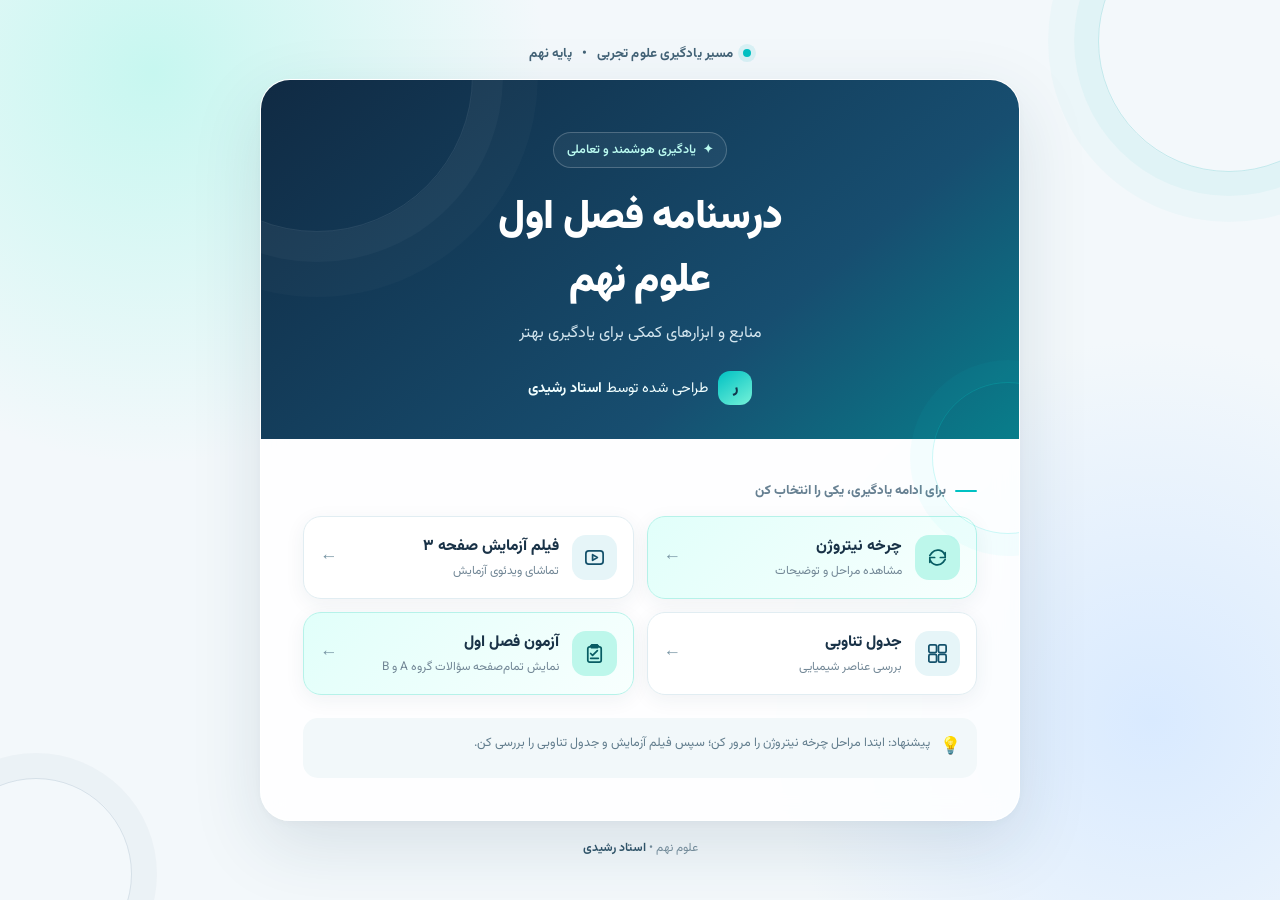
<file: ol9-f1/index.html>
<!DOCTYPE html>
<html lang="fa" dir="rtl">
<head>
<meta charset="UTF-8">
<meta name="viewport" content="width=device-width, initial-scale=1">
<meta name="theme-color" content="#102a43">
<title>درسنامه فصل اول علوم نهم | استاد رشیدی</title>
<style>
@import url('https://fonts.googleapis.com/css2?family=Vazirmatn:wght@400;500;600;700;800;900&display=swap');
:root{--navy:#102a43;--blue:#174e70;--teal:#00c1c3;--mint:#c8fff2;--ink:#193247;--muted:#607789;--paper:#f3f8fb}
*{box-sizing:border-box}
body{margin:0;min-height:100vh;font-family:"Vazirmatn",Tahoma,sans-serif;color:var(--ink);background:radial-gradient(circle at 12% 8%,#c7f7f0 0,transparent 28%),radial-gradient(circle at 90% 80%,#d9eaff 0,transparent 28%),var(--paper);display:flex;align-items:center;justify-content:center;padding:28px 16px;overflow-x:hidden}
body:before,body:after{content:"";position:fixed;border-radius:50%;pointer-events:none;z-index:-1}
body:before{width:260px;height:260px;border:1px solid #00aeb533;top:-90px;right:-80px;box-shadow:0 0 0 24px #00aeb30b,0 0 0 50px #00aeb308}
body:after{width:190px;height:190px;border:1px solid #174e7022;bottom:-70px;left:-60px;box-shadow:0 0 0 25px #174e7008}
.shell{width:min(760px,100%);position:relative}
.topline{display:flex;align-items:center;gap:10px;margin:0 auto 15px;width:fit-content;color:#426276;font-size:.83rem;font-weight:700;letter-spacing:.1px}
.topline .dot{width:8px;height:8px;border-radius:50%;background:var(--teal);box-shadow:0 0 0 5px #00c1c31c}
.card{position:relative;overflow:hidden;border:1px solid #ffffffd9;border-radius:30px;background:#ffffffd9;box-shadow:0 24px 70px #163c5520,0 3px 12px #163c5508;backdrop-filter:blur(12px)}
.hero{padding:clamp(28px,6vw,52px) clamp(20px,6vw,54px) 34px;text-align:center;background:linear-gradient(140deg,#102a43 0%,#174e70 67%,#087e8b 100%);color:white;position:relative;isolation:isolate}
.hero:before{content:"";position:absolute;z-index:-1;width:310px;height:310px;border-radius:50%;border:1px solid #ffffff17;left:-100px;top:-160px;box-shadow:0 0 0 30px #ffffff08,0 0 0 65px #ffffff05}
.hero:after{content:"";position:absolute;z-index:-1;width:150px;height:150px;border-radius:50%;border:1px solid #00e0d533;right:-65px;bottom:-95px;box-shadow:0 0 0 22px #00e0d50a}
.eyebrow{display:inline-flex;align-items:center;gap:7px;border:1px solid #ffffff35;border-radius:999px;padding:7px 13px;color:#bafaf0;font-size:.78rem;font-weight:600;background:#ffffff0c}
h1{font-size:clamp(1.65rem,5vw,2.55rem);line-height:1.55;margin:19px 0 8px;font-weight:900;letter-spacing:-.7px}
.subtitle{margin:0;color:#d4e6ef;font-size:1rem}
.teacher{margin:25px auto 0;display:flex;align-items:center;justify-content:center;gap:10px;color:#f2ffff;font-size:.9rem}
.teacher .avatar{width:34px;height:34px;border-radius:12px;background:linear-gradient(145deg,#00c1c3,#75f2d8);display:grid;place-items:center;color:#10364c;font-weight:900}
.content{padding:clamp(22px,5vw,42px)}
.section-label{font-size:.82rem;font-weight:800;color:#678092;margin:0 0 15px;display:flex;align-items:center;gap:9px}
.section-label:before{content:"";height:2px;width:22px;background:var(--teal);border-radius:2px}
.actions{display:grid;grid-template-columns:repeat(2,minmax(0,1fr));gap:13px}
.action{border:0;min-height:82px;border-radius:18px;padding:17px 16px;display:flex;align-items:center;gap:13px;text-align:right;text-decoration:none;color:var(--ink);background:white;box-shadow:0 5px 20px #183f5410;border:1px solid #e1edf2;transition:transform .2s,box-shadow .2s,border-color .2s;cursor:pointer;font:inherit}
.action:hover{transform:translateY(-3px);box-shadow:0 12px 25px #183f5418;border-color:#9be8e1}
.action.primary{background:linear-gradient(135deg,#e1fffa,#f8fffe);border-color:#b6f2e9}
.action .ico{width:45px;height:45px;flex:0 0 45px;border-radius:14px;display:grid;place-items:center;background:#e6f5f8;color:#14516b}
.action.primary .ico{background:#bdf7eb;color:#075c63}
.ico svg{width:23px;height:23px;stroke:currentColor;fill:none;stroke-width:1.8;stroke-linecap:round;stroke-linejoin:round}
.action strong{display:block;font-size:.97rem;font-weight:800;margin-bottom:4px}
.action small{display:block;color:#728796;font-size:.75rem;line-height:1.6}
.action .arrow{margin-right:auto;color:#7895a4;font-size:1.1rem}
.note{margin-top:23px;padding:14px 16px;border-radius:15px;background:#f2f8fa;color:#627d8d;font-size:.78rem;line-height:1.9;display:flex;gap:10px;align-items:flex-start}
.note span{font-size:1.05rem}
footer{text-align:center;color:#78909e;font-size:.75rem;margin:18px 0 0}
footer strong{color:#31556a}
.modal{position:fixed;inset:0;background:#061b2bd9;backdrop-filter:blur(8px);display:none;align-items:center;justify-content:center;padding:16px;z-index:10}
.modal.open{display:flex}
.dialog{width:min(880px,100%);max-height:min(92vh,900px);overflow:auto;background:#f6fbfc;border-radius:24px;box-shadow:0 30px 90px #0005;animation:pop .22s ease-out}
@keyframes pop{from{opacity:0;transform:translateY(10px) scale(.985)}to{opacity:1;transform:none}}
.modal-head{display:flex;align-items:center;justify-content:space-between;gap:15px;padding:22px 24px;background:linear-gradient(120deg,#102a43,#176276);color:white;position:sticky;top:0;z-index:2}
.modal-head h2{font-size:1.3rem;margin:0 0 4px}
.modal-head p{font-size:.8rem;color:#cce8ef;margin:0}
.close{border:1px solid #ffffff45;background:#ffffff12;color:white;width:39px;height:39px;border-radius:12px;font-size:1.5rem;cursor:pointer;line-height:1}
.cycle-intro{padding:20px 22px 0;color:#526d7d;font-size:.87rem;line-height:1.9}
.cycle-map{padding:20px 22px 25px;display:grid;grid-template-columns:repeat(2,minmax(0,1fr));gap:13px}
.step{border:1px solid #dce9ed;background:white;border-radius:18px;padding:18px;position:relative;overflow:hidden}
.step:last-child{grid-column:1/-1}
.step:before{content:"";position:absolute;inset:0 auto 0 0;width:4px;background:var(--accent,#00b9b9)}
.step-top{display:flex;align-items:center;gap:10px;margin-bottom:9px}
.step-num{width:34px;height:34px;border-radius:11px;background:var(--soft,#e1f8f5);color:var(--accent,#087b7b);display:grid;place-items:center;font-weight:900}
.step h3{font-size:1rem;margin:0;color:#16384b}
.step p{margin:0;font-size:.84rem;line-height:1.9;color:#5a7381}
.step .tag{display:inline-block;margin-top:12px;padding:5px 9px;border-radius:8px;background:var(--soft,#e1f8f5);color:var(--accent,#087b7b);font-size:.72rem;font-weight:800}
.cycle-footer{margin:0 22px 22px;background:#e7f5f7;border-radius:14px;padding:13px 16px;color:#335d6b;font-size:.8rem;line-height:1.8}
@media(max-width:560px){body{padding:15px 10px}.card{border-radius:23px}.actions{grid-template-columns:1fr;gap:10px}.action{min-height:74px}.hero{padding-top:31px}.content{padding:22px 17px}.cycle-map{grid-template-columns:1fr;padding:16px}.step:last-child{grid-column:auto}.modal-head{padding:17px}.cycle-intro{padding:15px 17px 0}.cycle-footer{margin:0 16px 16px}.modal-head h2{font-size:1.1rem}}
@media(prefers-reduced-motion:reduce){*{animation:none!important;transition:none!important}}

.exam-modal{position:fixed;inset:0;background:#061522;display:none;z-index:30;color:#102a43;overflow:auto}
.exam-modal.open{display:block}
.exam-screen{min-height:100vh;background:#f5f9fb;padding:clamp(10px,2vw,26px)}
.exam-toolbar{display:flex;align-items:center;justify-content:space-between;gap:12px;flex-wrap:wrap;background:#102a43;color:white;padding:12px 16px;border-radius:14px;margin-bottom:14px}
.exam-toolbar h2{font-size:clamp(1rem,2vw,1.35rem);margin:0}
.exam-tools{display:flex;align-items:center;gap:8px;flex-wrap:wrap}
.exam-btn{border:1px solid #ffffff55;border-radius:9px;background:#ffffff16;color:white;padding:8px 12px;font:inherit;cursor:pointer}
.timer{font-size:clamp(1.25rem,2.5vw,2rem);font-weight:900;direction:ltr;font-variant-numeric:tabular-nums;color:#9effe8;min-width:88px;text-align:center}
.exam-columns{display:grid;grid-template-columns:repeat(2,minmax(0,1fr));gap:16px;align-items:start}
.exam-group{background:white;border:2px solid #d7e6ed;border-radius:16px;padding:clamp(14px,2vw,26px);box-shadow:0 5px 22px #15394b0c}
.exam-group h3{margin:0 0 14px;padding-bottom:10px;border-bottom:3px solid #00b9b9;font-size:clamp(1.25rem,2vw,1.8rem)}
.exam-q{font-size:clamp(.95rem,1.45vw,1.35rem);line-height:2.05;margin:0 0 14px;padding-bottom:12px;border-bottom:1px solid #e7eef2}
.exam-q:last-child{border-bottom:0;margin-bottom:0}
.exam-q strong{color:#087e8b}
.exam-total{font-size:.82em;color:#557282;font-weight:700;white-space:nowrap}
@media(max-width:760px){.exam-columns{grid-template-columns:1fr}.exam-toolbar{align-items:flex-start}}
@media (min-width:761px){.exam-modal.open .exam-screen{min-height:100vh}}
@media print{body>*:not(#examModal){display:none!important}.exam-modal{display:block!important;position:static;background:white;overflow:visible}.exam-screen{padding:0;background:white}.exam-toolbar .exam-btn{display:none}.exam-columns{grid-template-columns:repeat(2,minmax(0,1fr))}.exam-group{box-shadow:none;break-inside:avoid}}

</style>
</head>
<body>
<main class="shell">
  <div class="topline"><span class="dot"></span> مسیر یادگیری علوم تجربی <span>•</span> پایه نهم</div>
  <section class="card">
    <header class="hero">
      <div class="eyebrow"><span>✦</span> یادگیری هوشمند و تعاملی</div>
      <h1>درسنامه فصل اول<br>علوم نهم</h1>
      <p class="subtitle">منابع و ابزارهای کمکی برای یادگیری بهتر</p>
      <div class="teacher"><span class="avatar">ر</span><span>طراحی شده توسط <strong>استاد رشیدی</strong></span></div>
    </header>
    <div class="content">
      <p class="section-label">برای ادامه یادگیری، یکی را انتخاب کن</p>
      <div class="actions">
        <button class="action primary" id="openCycle" type="button">
          <span class="ico"><svg viewBox="0 0 24 24"><path d="M20 7v5h-5"/><path d="M4.5 15a8 8 0 0 0 13.2 2.1L20 14"/><path d="M4 17v-5h5"/><path d="M19.5 9A8 8 0 0 0 6.3 6.9L4 10"/></svg></span>
          <span><strong>چرخه نیتروژن</strong><small>مشاهده مراحل و توضیحات</small></span><span class="arrow">←</span>
        </button>
        <a class="action" href="https://www.hadirah.ir/f2ed7d003ed762ab88890f6d10a21b4566241631-480p/">
          <span class="ico"><svg viewBox="0 0 24 24"><rect x="3" y="5" width="18" height="14" rx="3"/><path d="m10 9 5 3-5 3z"/></svg></span>
          <span><strong>فیلم آزمایش صفحه ۳</strong><small>تماشای ویدئوی آزمایش</small></span><span class="arrow">←</span>
        </a>
        <a class="action" href="https://raol.ir/mnd">
          <span class="ico"><svg viewBox="0 0 24 24"><rect x="3" y="3" width="8" height="8" rx="1.5"/><rect x="13" y="3" width="8" height="8" rx="1.5"/><rect x="3" y="13" width="8" height="8" rx="1.5"/><rect x="13" y="13" width="8" height="8" rx="1.5"/></svg></span>
          <span><strong>جدول تناوبی</strong><small>بررسی عناصر شیمیایی</small></span><span class="arrow">←</span>
        </a>
        <button class="action primary" id="openExam" type="button">
          <span class="ico"><svg viewBox="0 0 24 24"><path d="M8 4h8M9 3h6v3H9z"/><rect x="5" y="5" width="14" height="16" rx="2"/><path d="m8 12 2 2 5-5M8 17h8"/></svg></span>
          <span><strong>آزمون فصل اول</strong><small>نمایش تمام‌صفحه سؤالات گروه A و B</small></span><span class="arrow">←</span>
        </button>
      </div>
      <div class="note"><span>💡</span><div>پیشنهاد: ابتدا مراحل چرخه نیتروژن را مرور کن؛ سپس فیلم آزمایش و جدول تناوبی را بررسی کن.</div></div>
    </div>
  </section>
  <footer>علوم نهم <span>•</span> <strong>استاد رشیدی</strong></footer>
</main>

<div class="modal" id="cycleModal" role="dialog" aria-modal="true" aria-labelledby="cycleTitle">
  <section class="dialog">
    <header class="modal-head">
      <div><h2 id="cycleTitle">چرخهٔ نیتروژن در طبیعت</h2><p>حرکت نیتروژن میان هوا، خاک، گیاهان و جانوران</p></div>
      <button class="close" id="closeCycle" aria-label="بستن پنجره" type="button">×</button>
    </header>
    <div class="cycle-intro">نیتروژن برای ساخت پروتئین‌ها ضروری است. در چرخهٔ نیتروژن، این عنصر میان هوا و جانداران جابه‌جا می‌شود و دوباره به محیط بازمی‌گردد.</div>
    <div class="cycle-map">
      <article class="step" style="--accent:#087f8c;--soft:#def8f5">
        <div class="step-top"><span class="step-num">۱</span><h3>تثبیت نیتروژن</h3></div>
        <p>باکتری‌های خاک و گرهک‌های ریشهٔ گیاهانی مانند باقلا، نیتروژن هوا را به ترکیبات نیتروژن‌دار تبدیل می‌کنند. صاعقه نیز به تشکیل ترکیبات نیتروژنی کمک می‌کند که با باران وارد خاک می‌شوند.</p>
        <span class="tag">هوا ← خاک</span>
      </article>
      <article class="step" style="--accent:#34845b;--soft:#e4f6e8">
        <div class="step-top"><span class="step-num">۲</span><h3>جذب توسط گیاهان</h3></div>
        <p>گیاهان ترکیبات نیتروژن‌دار موجود در خاک را از راه ریشه جذب می‌کنند و از نیتروژن برای ساخت مواد آلی، از جمله پروتئین‌ها، استفاده می‌کنند.</p>
        <span class="tag">خاک ← گیاه</span>
      </article>
      <article class="step" style="--accent:#b87524;--soft:#fff1d9">
        <div class="step-top"><span class="step-num">۳</span><h3>انتقال به جانوران</h3></div>
        <p>جانوران گیاه‌خوار با خوردن گیاهان، نیتروژن را دریافت می‌کنند. این نیتروژن وارد مولکول‌های بدن جانوران، از جمله پروتئین‌ها، می‌شود.</p>
        <span class="tag">گیاه ← جانور</span>
      </article>
      <article class="step" style="--accent:#8057a5;--soft:#f0e8fb">
        <div class="step-top"><span class="step-num">۴</span><h3>تجزیه و بازگشت به خاک</h3></div>
        <p>پس از مرگ جانداران و همچنین از راه مواد دفعی، تجزیه‌کننده‌ها مواد آلی را تجزیه می‌کنند و ترکیبات نیتروژن‌دار به خاک بازمی‌گردند.</p>
        <span class="tag">بقایای جانداران ← خاک</span>
      </article>
      <article class="step" style="--accent:#2873a7;--soft:#e2f1ff">
        <div class="step-top"><span class="step-num">۵</span><h3>بازگشت نیتروژن به هوا</h3></div>
        <p>برخی باکتری‌های خاک، در فرایند دنیتریفیکاسیون، ترکیبات نیتروژن‌دار را به گاز نیتروژن تبدیل می‌کنند و آن را به جو بازمی‌گردانند.</p>
        <span class="tag">خاک ← هوا</span>
      </article>
    </div>
    <div class="cycle-footer"><strong>جمع‌بندی:</strong> نیتروژن از هوا به خاک می‌رسد، وارد گیاهان و جانوران می‌شود و با فعالیت تجزیه‌کننده‌ها و برخی باکتری‌ها دوباره به خاک و هوا بازمی‌گردد.</div>
  </section>
</div>

<div class="exam-modal" id="examModal" role="dialog" aria-modal="true" aria-labelledby="examTitle">
  <div class="exam-screen">
    <header class="exam-toolbar">
      <h2 id="examTitle">آزمون فصل اول علوم نهم</h2>
      <div class="exam-tools">
        <span class="timer" id="examTimer" aria-live="off">۳۰:۰۰</span>
        <button class="exam-btn" id="timerStart" type="button">شروع</button>
        <button class="exam-btn" id="timerReset" type="button">شروع مجدد</button>
        <button class="exam-btn" id="examFullscreen" type="button">تمام‌صفحه</button>
        <button class="exam-btn" id="closeExam" type="button">بستن ✕</button>
      </div>
    </header>
    <main class="exam-columns">
      <section class="exam-group">
        <h3>گروه A</h3>
        <p class="exam-q"><strong>۱.</strong> از میان عناصر مس، روی و طلا، کدام یک برای استفاده در محیط‌های اسیدی مناسب نیست؟ چرا؟ <span class="exam-total">۲ نمره</span></p>
        <p class="exam-q"><strong>۲.</strong> جدول تناوبی .............. گروه و ۷ دوره دارد و ................... گروه اصلی دارد. <span class="exam-total">۱ نمره</span><br>اتم N با عدد اتمی ۷ در ردیف ................... و ستون ..................... جدول تناوبی قرار دارد. <span class="exam-total">۱ نمره</span></p>
        <p class="exam-q"><strong>۳.</strong> مدل اتمی بور عنصری که در ستون ۱۷ و ردیف ۲ جدول تناوبی قرار دارد را رسم کنید. در لایه ظرفیت این اتم چند الکترون وجود دارد؟ <span class="exam-total">۲ نمره</span></p>
        <p class="exam-q"><strong>۴.</strong> واکنش‌پذیری فلز مس، آهن، منیزیم و روی را مقایسه کنید. دو مورد از کاربردهای فلز مس را بنویسید. <span class="exam-total">۲ نمره</span></p>
        <p class="exam-q"><strong>۵.</strong> فرمول شیمیایی سولفوریک اسید و سه مورد از کاربردهای آن را بنویسید. <span class="exam-total">۲ نمره</span></p>
      </section>
      <section class="exam-group">
        <h3>گروه B</h3>
        <p class="exam-q"><strong>۱.</strong> اساس طبقه‌بندی عناصر در جدول تناوبی را بنویسید. عناصر هر گروه چه ویژگی مشترکی دارند؟ <span class="exam-total">۲ نمره</span></p>
        <p class="exam-q"><strong>۲.</strong> هر مولکول گاز اوزون که دارای .............. اتم اکسیژن است، در ......................... و .................... یافت می‌شود. <span class="exam-total">۱٫۵ نمره</span><br>در فرمول شیمیایی سولفوریک اسید عناصر ................ و ................. و ................ شرکت دارند. <span class="exam-total">۱٫۵ نمره</span><br>واکنش‌پذیری آهن از مس .................. تر است. <span class="exam-total">۰٫۵ نمره</span></p>
        <p class="exam-q"><strong>۳.</strong> مدل اتمی بور Mg با عدد اتمی ۱۲ را رسم کنید و موقعیت سطر و ستون آن را در جدول تناوبی بنویسید. <span class="exam-total">۱٫۵ نمره</span></p>
        <p class="exam-q"><strong>۴.</strong> دو مورد از کاربردهای نیتروژن و دو مورد از کاربردهای کلر را بنویسید. <span class="exam-total">۲ نمره</span></p>
        <p class="exam-q"><strong>۵.</strong> عناصری که در جدول تناوبی زیر هم قرار می‌گیرند چه ویژگی مشترکی در مدل اتمی خود دارند؟ <span class="exam-total">۱ نمره</span></p>
      </section>
    </main>
  </div>
</div>

<script>
(() => {
 const modal = document.getElementById('cycleModal');
 const open = document.getElementById('openCycle');
 const close = document.getElementById('closeCycle');
 function show(){ modal.classList.add('open'); document.body.style.overflow='hidden'; close.focus(); }
 function hide(){ modal.classList.remove('open'); document.body.style.overflow=''; open.focus(); }
 open.addEventListener('click', show);
 close.addEventListener('click', hide);
 modal.addEventListener('click', e => { if(e.target === modal) hide(); });
 document.addEventListener('keydown', e => { if(e.key === 'Escape' && modal.classList.contains('open')) hide(); });

  const examModal = document.getElementById('examModal');
  const openExam = document.getElementById('openExam');
  const closeExam = document.getElementById('closeExam');
  const timerDisplay = document.getElementById('examTimer');
  const timerStart = document.getElementById('timerStart');
  const timerReset = document.getElementById('timerReset');
  const fullscreenBtn = document.getElementById('examFullscreen');
  let remaining = 30 * 60;
  let timerInterval = null;
  function toPersianDigits(value){ return String(value).replace(/\d/g, d => '۰۱۲۳۴۵۶۷۸۹'[Number(d)]); }
  function renderTimer(){
    const m = Math.floor(remaining / 60);
    const sec = remaining % 60;
    timerDisplay.textContent = toPersianDigits(String(m).padStart(2,'0') + ':' + String(sec).padStart(2,'0'));
  }
  function stopTimer(){ if(timerInterval){ clearInterval(timerInterval); timerInterval = null; } }
  function toggleTimer(){
    if(timerInterval){ stopTimer(); timerStart.textContent = 'ادامه'; return; }
    if(remaining <= 0) return;
    timerStart.textContent = 'توقف';
    timerInterval = setInterval(() => {
      remaining--;
      renderTimer();
      if(remaining <= 0){ stopTimer(); timerStart.textContent = 'پایان زمان'; }
    }, 1000);
  }
  function resetTimer(){ stopTimer(); remaining = 30 * 60; renderTimer(); timerStart.textContent = 'شروع'; }
  function showExam(){
    examModal.classList.add('open');
    document.body.style.overflow = 'hidden';
    resetTimer();
    closeExam.focus();
  }
  function hideExam(){
    examModal.classList.remove('open');
    document.body.style.overflow = '';
    stopTimer();
    openExam.focus();
  }
  openExam.addEventListener('click', showExam);
  closeExam.addEventListener('click', hideExam);
  timerStart.addEventListener('click', toggleTimer);
  timerReset.addEventListener('click', resetTimer);
  fullscreenBtn.addEventListener('click', async () => {
    try {
      if (!document.fullscreenElement) await examModal.requestFullscreen();
      else await document.exitFullscreen();
    } catch (e) { /* Full-screen may be blocked by the browser. */ }
  });
  examModal.addEventListener('click', e => { if(e.target === examModal) hideExam(); });
  document.addEventListener('keydown', e => {
    if(e.key === 'Escape' && examModal.classList.contains('open') && !document.fullscreenElement) hideExam();
  });
  renderTimer();

})();
</script>
</body>
</html>
</file>
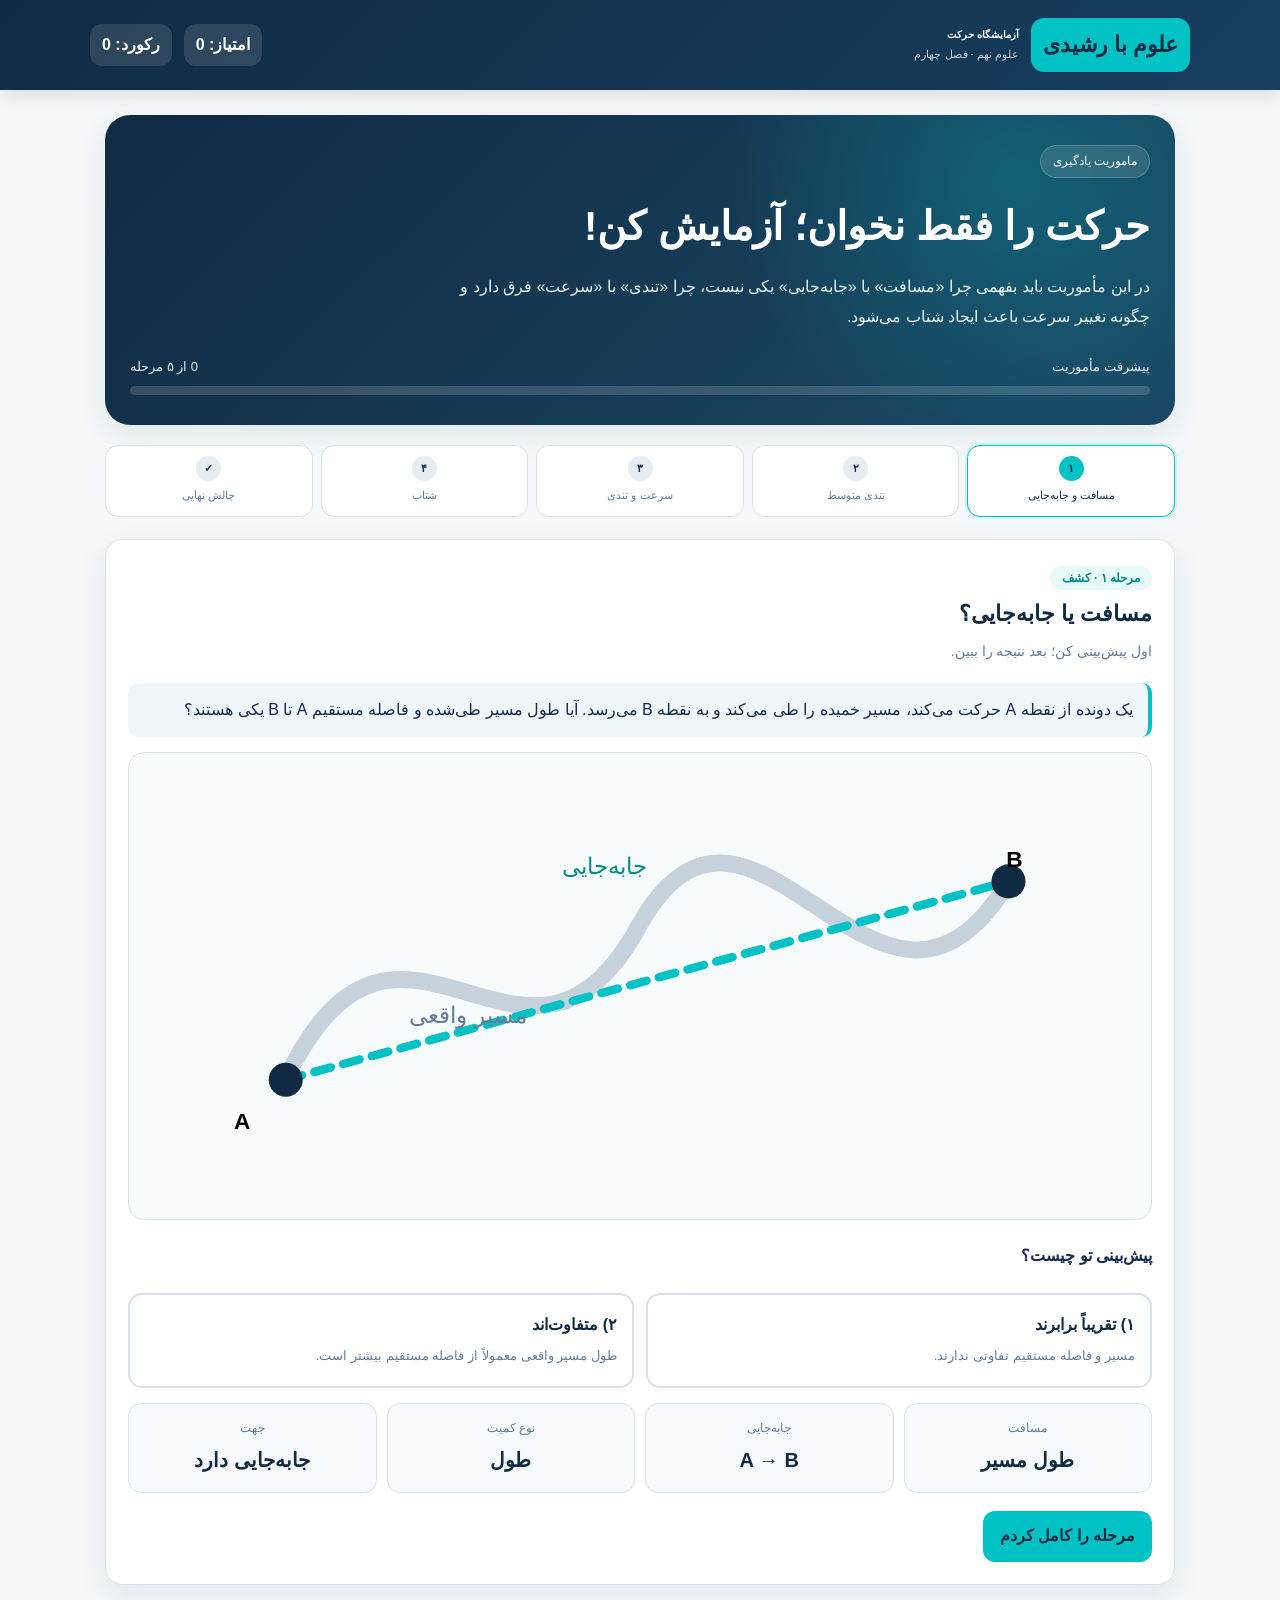
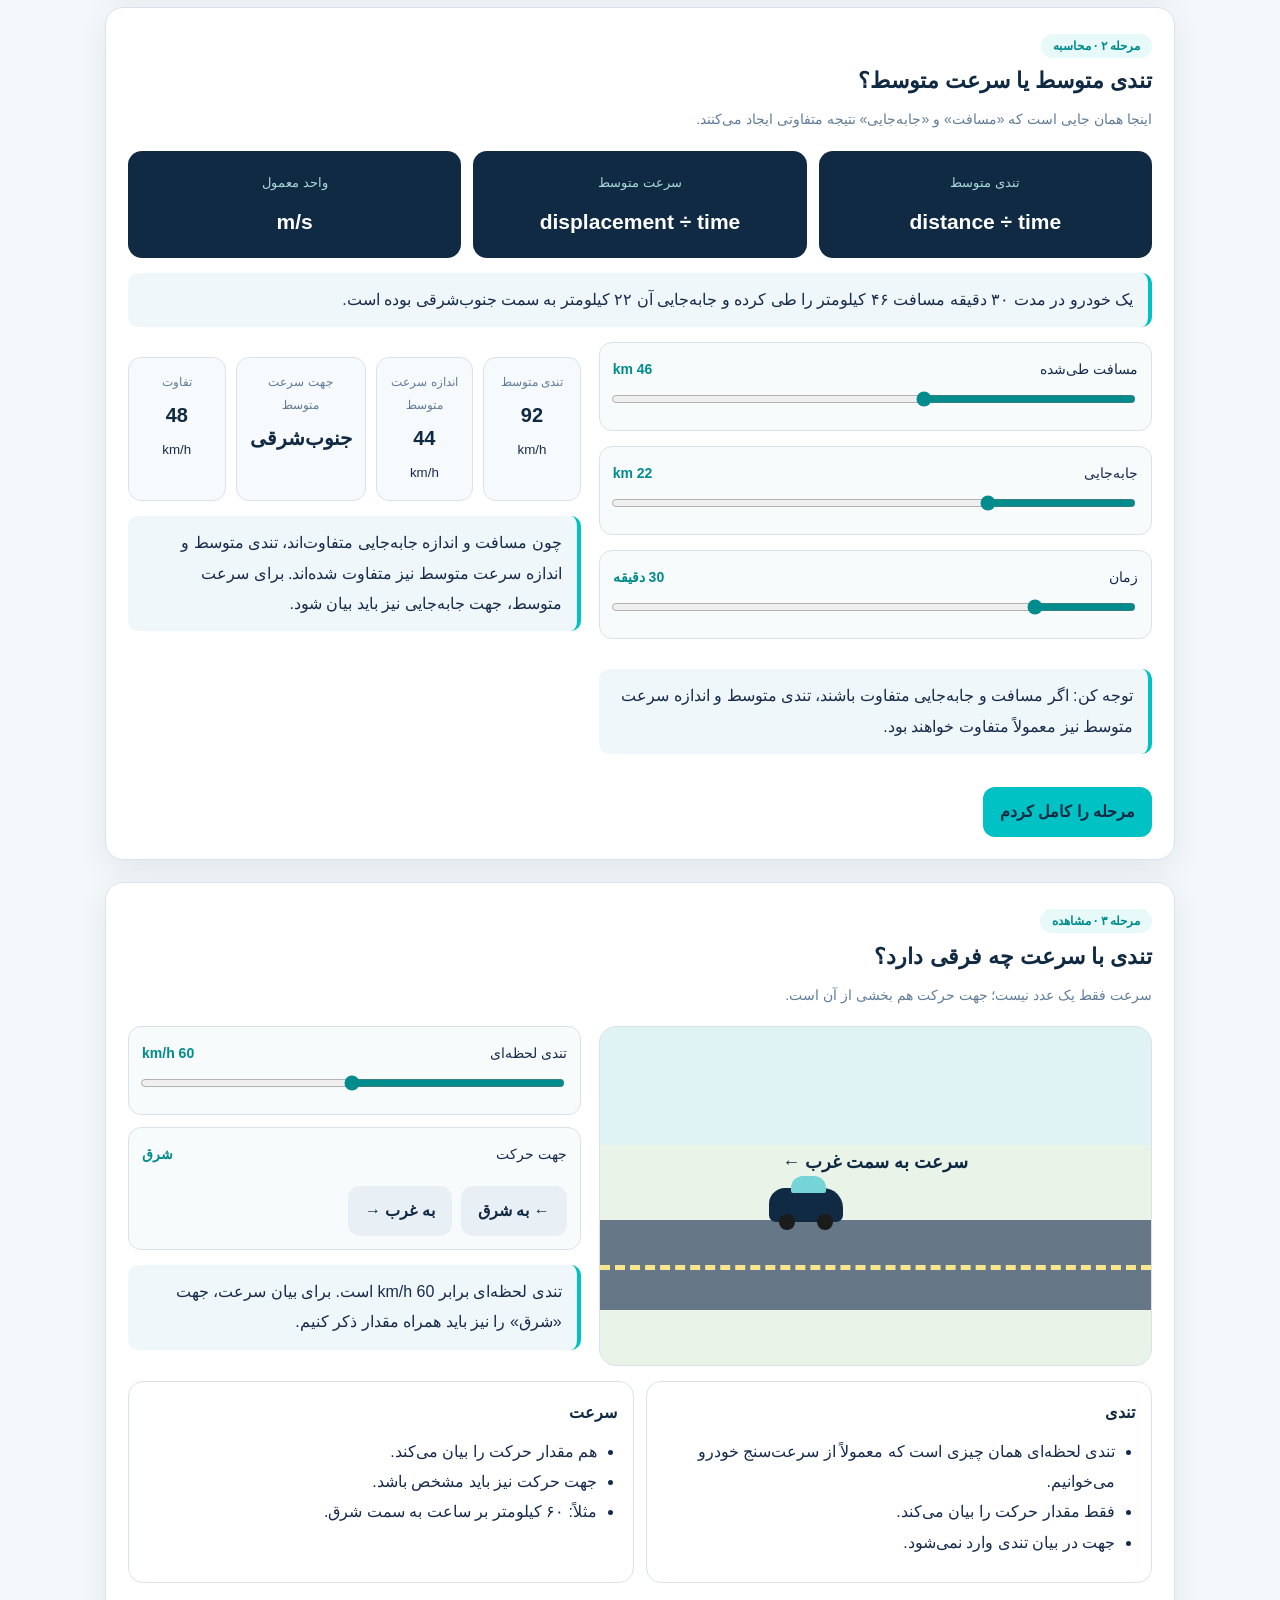
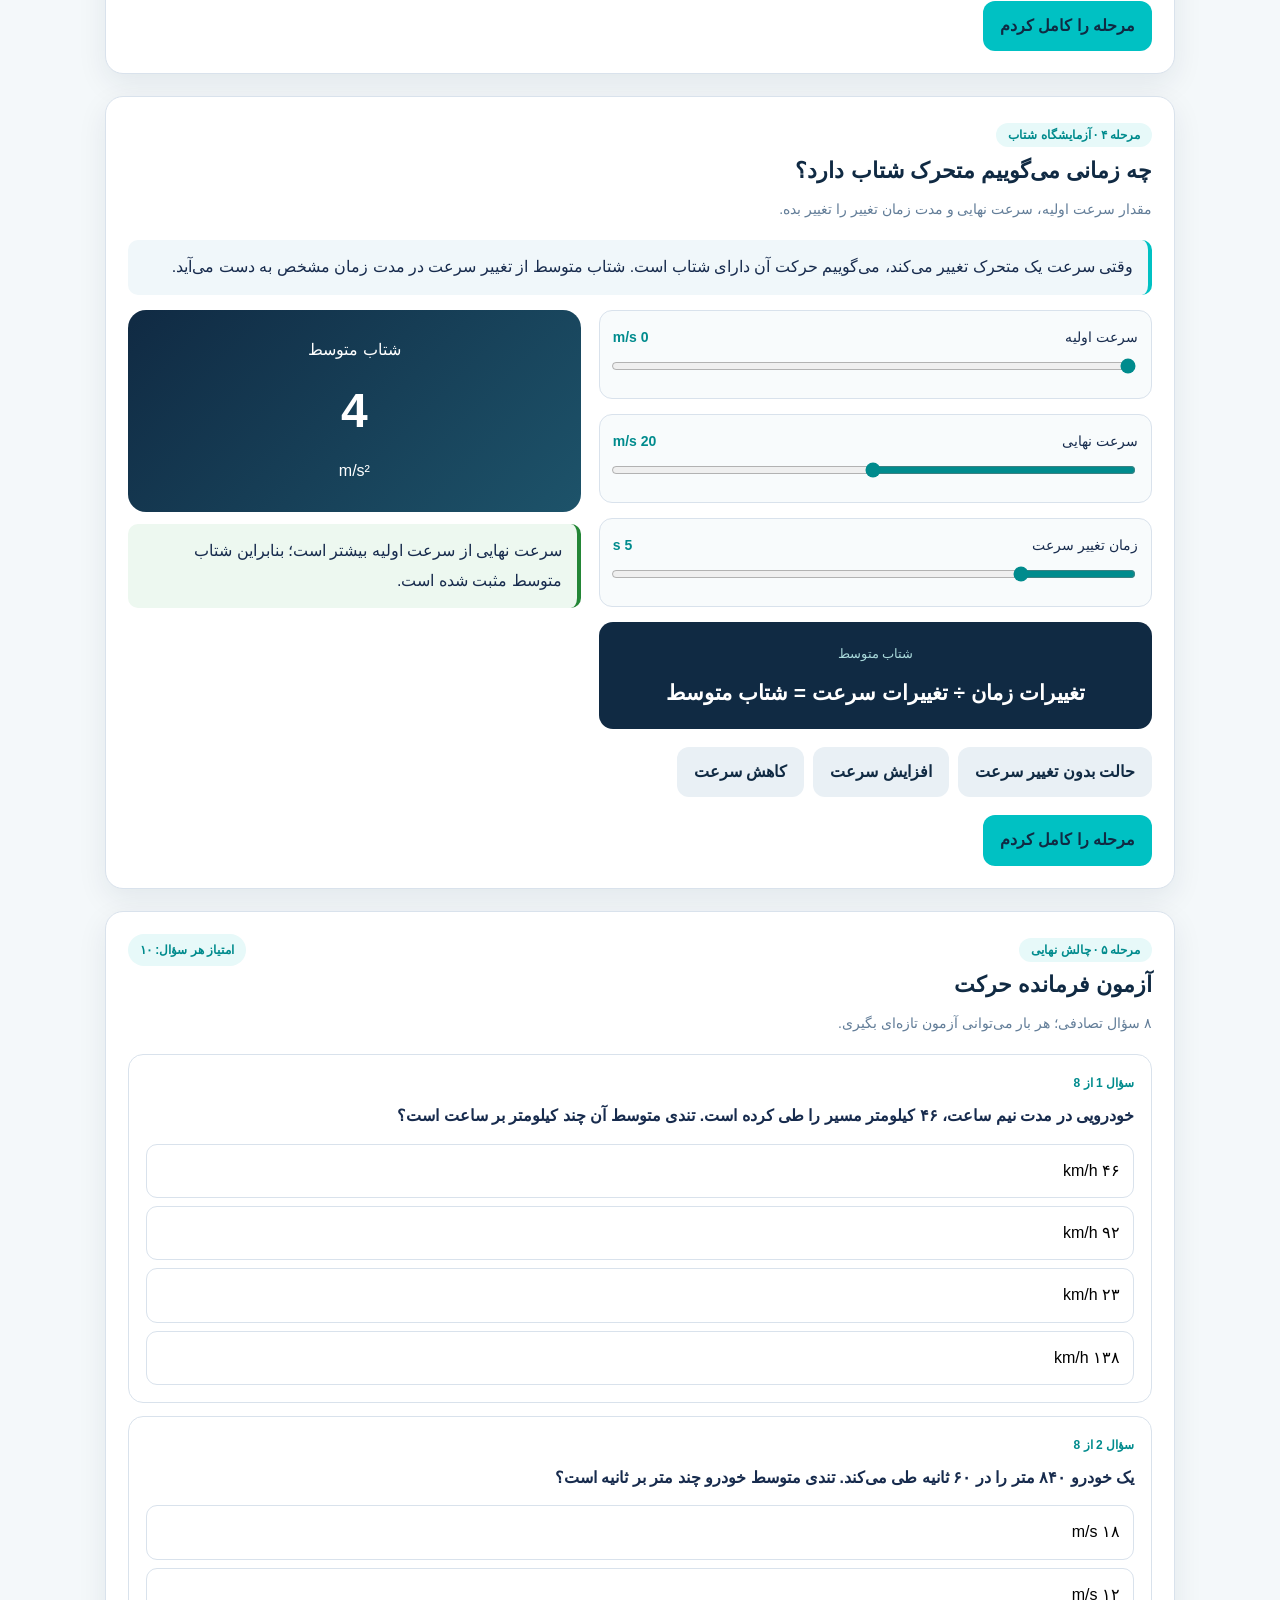
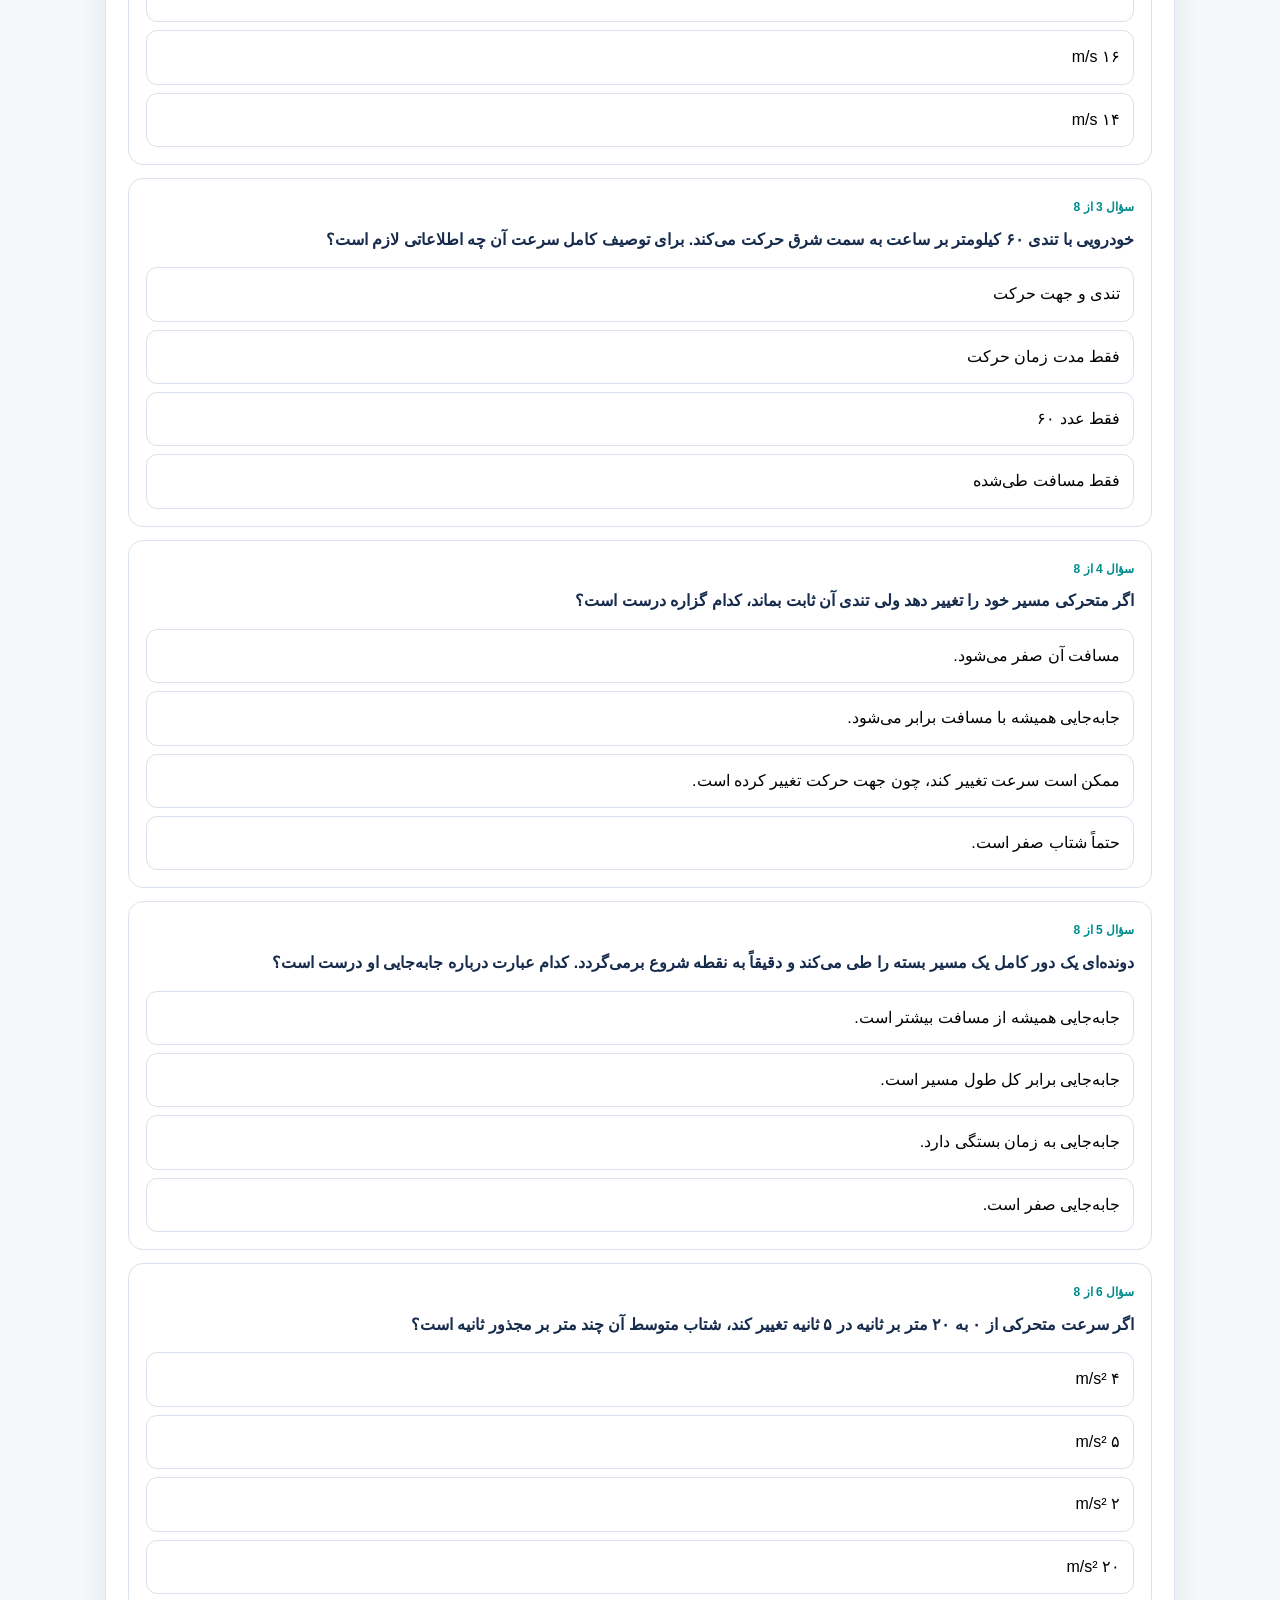
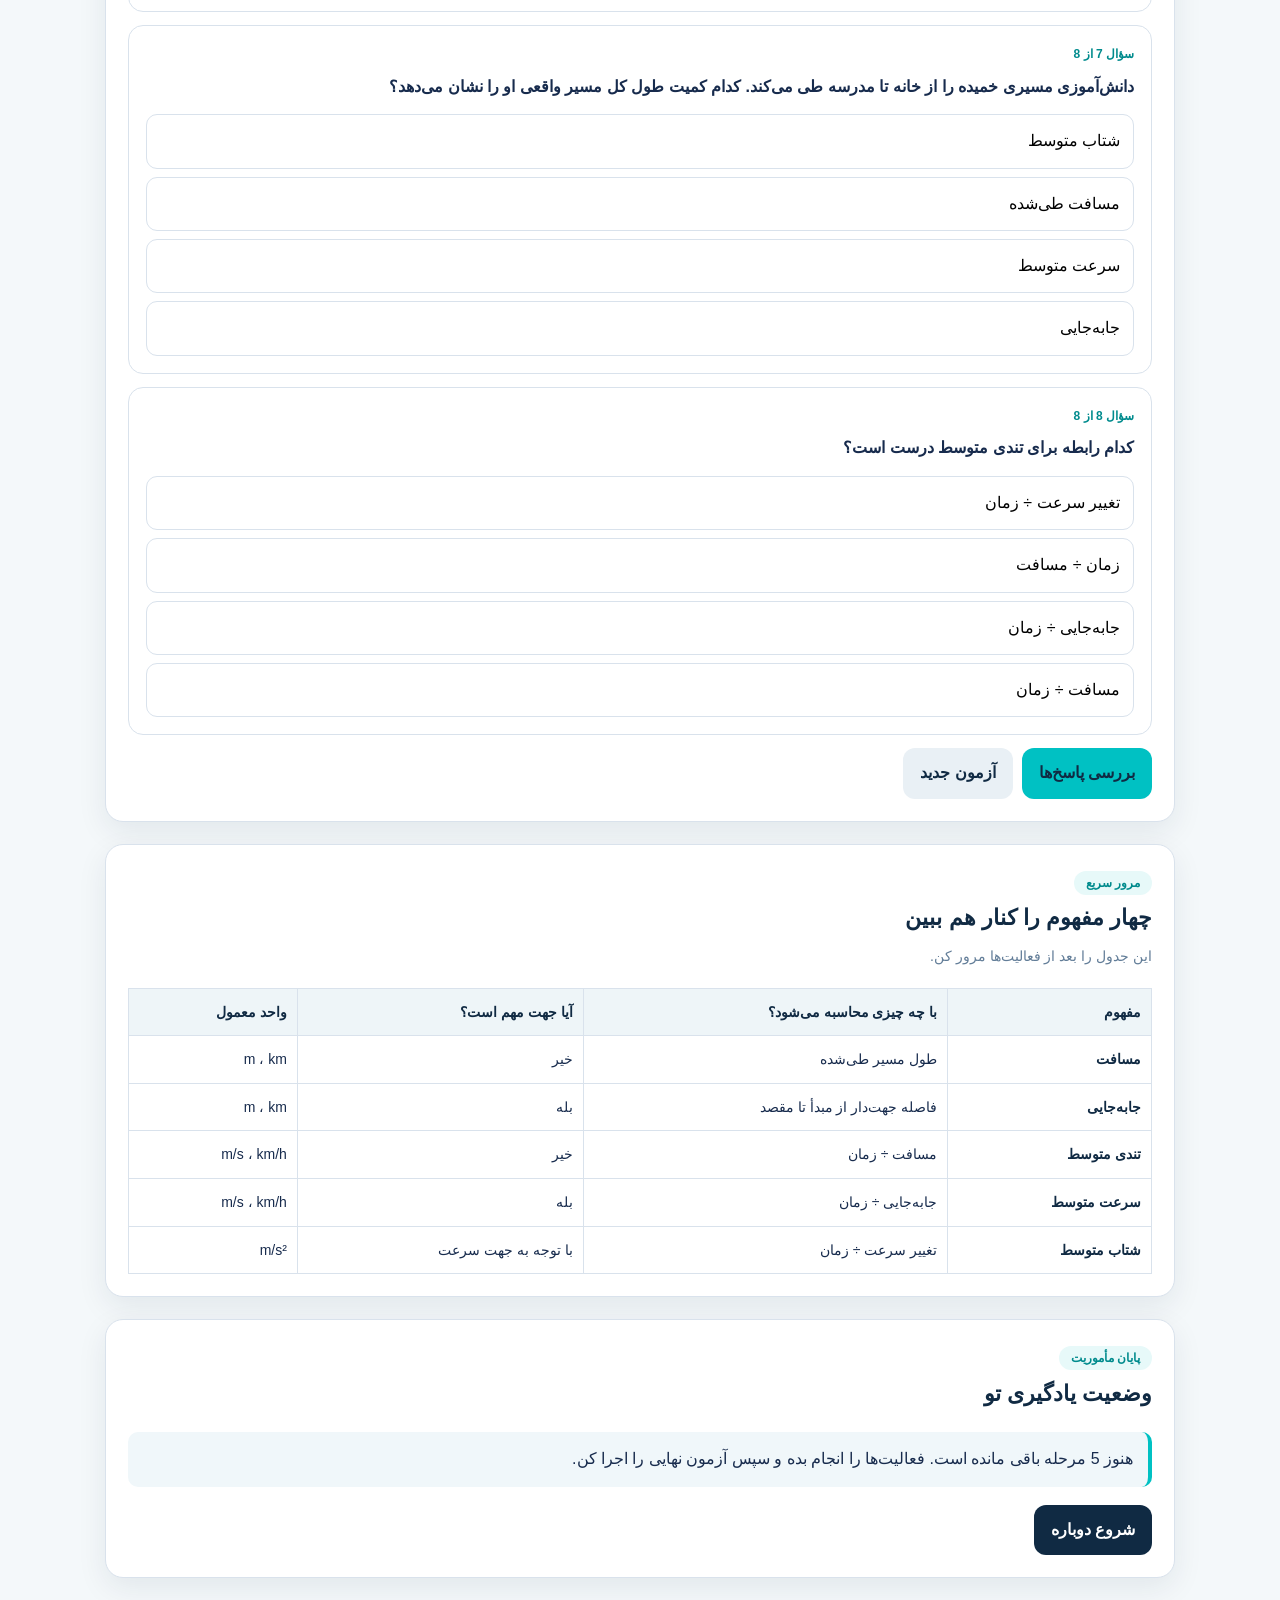
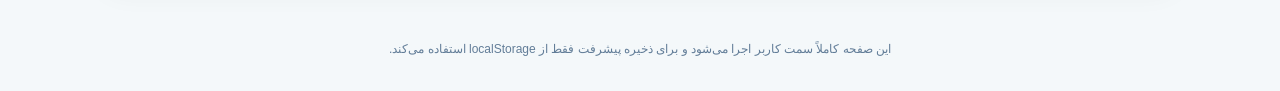
<file: ol9-f4/index.html>
<!DOCTYPE html>
<html lang="fa" dir="rtl">
<head>
<meta charset="UTF-8">
<meta name="viewport" content="width=device-width, initial-scale=1.0">
<meta name="theme-color" content="#102A43">
<title>آزمایشگاه حرکت | علوم نهم</title>

<style>
:root{
  --navy:#102A43;
  --navy2:#243B53;
  --teal:#00C1C3;
  --teal-dark:#008B8D;
  --bg:#F4F8FA;
  --card:#FFFFFF;
  --text:#172B4D;
  --muted:#627D98;
  --green:#238636;
  --red:#D64545;
  --orange:#E98A15;
  --border:#D9E2EC;
  --shadow:0 10px 30px rgba(16,42,67,.08);
  --radius:18px;
}

*{
  box-sizing:border-box;
}

html{
  scroll-behavior:smooth;
}

body{
  margin:0;
  font-family:
    Tahoma,
    "Segoe UI",
    Arial,
    sans-serif;
  background:var(--bg);
  color:var(--text);
  line-height:1.9;
}

button,
input{
  font:inherit;
}

button{
  cursor:pointer;
}

.app{
  min-height:100vh;
}

/* =========================
   HEADER
========================= */

.topbar{
  background:
    linear-gradient(135deg,var(--navy),#163F5F);
  color:white;
  padding:18px 16px;
  position:sticky;
  top:0;
  z-index:100;
  box-shadow:0 4px 18px rgba(0,0,0,.12);
}

.topbar-inner{
  width:min(1100px,100%);
  margin:auto;
  display:flex;
  align-items:center;
  justify-content:space-between;
  gap:15px;
}

.brand{
  display:flex;
  align-items:center;
  gap:12px;
}

.logo{
  width:auto;
  height:54px;
  border-radius:13px;
  display:grid;
  place-items:center;
  background:var(--teal);
  color:var(--navy);
  font-weight:900;
  font-size:22px;
  padding:6px 12px;
}

.brand h1{
  margin:0;
  font-size:10px;
}

.brand small{
  display:block;
  opacity:.75;
  font-size:11px;
}

.score-box{
  display:flex;
  align-items:center;
  gap:12px;
}

.score{
  background:rgba(255,255,255,.12);
  padding:6px 12px;
  border-radius:12px;
  white-space:nowrap;
  font-weight:bold;
}

/* =========================
   MAIN
========================= */

main{
  width:min(1100px,100%);
  margin:auto;
  padding:25px 15px 60px;
}

.hero{
  background:
    radial-gradient(circle at 85% 20%,rgba(0,193,195,.25),transparent 30%),
    linear-gradient(135deg,#102A43,#1B4965);
  color:white;
  border-radius:25px;
  padding:30px 25px;
  box-shadow:var(--shadow);
  overflow:hidden;
  position:relative;
}

.hero h2{
  margin:0 0 8px;
  font-size:clamp(25px,5vw,40px);
}

.hero p{
  margin:0;
  max-width:720px;
  color:#E7F4F5;
}

.hero-tag{
  display:inline-block;
  background:rgba(255,255,255,.12);
  border:1px solid rgba(255,255,255,.18);
  padding:4px 12px;
  border-radius:999px;
  font-size:12px;
  margin-bottom:10px;
}

.progress-area{
  margin-top:22px;
}

.progress-label{
  display:flex;
  justify-content:space-between;
  font-size:13px;
  opacity:.9;
}

.progress{
  height:9px;
  background:rgba(255,255,255,.15);
  border-radius:20px;
  overflow:hidden;
  margin-top:7px;
}

.progress-fill{
  height:100%;
  width:0%;
  background:var(--teal);
  transition:.4s;
}

/* =========================
   MISSION MAP
========================= */

.mission-map{
  display:grid;
  grid-template-columns:repeat(5,1fr);
  gap:8px;
  margin:20px 0;
}

.map-step{
  border:1px solid var(--border);
  background:white;
  border-radius:13px;
  padding:10px 5px;
  text-align:center;
  font-size:11px;
  color:var(--muted);
  position:relative;
}

.map-step .num{
  width:25px;
  height:25px;
  border-radius:50%;
  display:grid;
  place-items:center;
  margin:0 auto 4px;
  background:#E7EEF3;
  color:var(--navy);
  font-weight:bold;
}

.map-step.active{
  border-color:var(--teal);
  color:var(--navy);
  box-shadow:0 0 0 2px rgba(0,193,195,.12);
}

.map-step.active .num{
  background:var(--teal);
}

.map-step.done .num{
  background:var(--green);
  color:white;
}

/* =========================
   CARDS
========================= */

.section{
  margin-top:22px;
  scroll-margin-top:90px;
}

.card{
  background:var(--card);
  border:1px solid var(--border);
  border-radius:var(--radius);
  box-shadow:var(--shadow);
  padding:22px;
}

.section-head{
  display:flex;
  align-items:flex-start;
  justify-content:space-between;
  gap:15px;
  margin-bottom:18px;
}

.section-head h3{
  margin:0;
  color:var(--navy);
  font-size:22px;
}

.section-head p{
  margin:4px 0 0;
  color:var(--muted);
  font-size:14px;
}

.badge{
  background:#E7F9F9;
  color:var(--teal-dark);
  border-radius:999px;
  padding:5px 12px;
  font-size:12px;
  white-space:nowrap;
  font-weight:bold;
}

.info-box{
  background:#F0F7FA;
  border-right:4px solid var(--teal);
  padding:12px 15px;
  border-radius:10px;
  margin:15px 0;
}

.warning-box{
  background:#FFF8E8;
  border-right:4px solid var(--orange);
}

.success-box{
  background:#EDF8F0;
  border-right:4px solid var(--green);
}

.error-box{
  background:#FFF1F1;
  border-right:4px solid var(--red);
}

.hidden{
  display:none !important;
}

/* =========================
   BUTTONS
========================= */

.actions{
  display:flex;
  flex-wrap:wrap;
  gap:9px;
  margin-top:18px;
}

.btn{
  border:0;
  border-radius:12px;
  padding:10px 17px;
  transition:.2s;
  font-weight:bold;
}

.btn:hover{
  transform:translateY(-1px);
}

.btn-primary{
  background:var(--teal);
  color:var(--navy);
}

.btn-secondary{
  background:#E9F0F5;
  color:var(--navy);
}

.btn-dark{
  background:var(--navy);
  color:white;
}

.btn-danger{
  background:#FDECEC;
  color:var(--red);
}

/* =========================
   ROUTE ACTIVITY
========================= */

.route-stage{
  background:#F8FBFC;
  border:1px solid var(--border);
  border-radius:16px;
  padding:15px;
}

.route-svg{
  width:100%;
  height:auto;
  min-height:250px;
}

.route-line{
  fill:none;
  stroke:#C5D2DC;
  stroke-width:12;
  stroke-linecap:round;
  stroke-linejoin:round;
}

.route-direct{
  fill:none;
  stroke:var(--teal);
  stroke-width:6;
  stroke-dasharray:12 9;
  stroke-linecap:round;
}

.route-dot{
  fill:var(--navy);
}

.route-label{
  font-size:16px;
  font-weight:bold;
}

.route-choice-grid{
  display:grid;
  grid-template-columns:repeat(2,1fr);
  gap:12px;
  margin-top:15px;
}

.choice{
  border:2px solid var(--border);
  background:white;
  border-radius:14px;
  padding:15px;
  text-align:right;
  transition:.2s;
}

.choice:hover{
  border-color:var(--teal);
}

.choice.selected{
  border-color:var(--teal);
  background:#ECFBFB;
}

.choice strong{
  display:block;
  color:var(--navy);
}

.choice small{
  color:var(--muted);
}

/* =========================
   METRIC GRID
========================= */

.metric-grid{
  display:grid;
  grid-template-columns:repeat(4,1fr);
  gap:10px;
  margin-top:15px;
}

.metric{
  background:#F7FAFC;
  border:1px solid var(--border);
  border-radius:13px;
  padding:13px;
  text-align:center;
}

.metric span{
  display:block;
  color:var(--muted);
  font-size:12px;
}

.metric strong{
  display:block;
  color:var(--navy);
  font-size:20px;
  margin-top:2px;
}

/* =========================
   FORMULA CARDS
========================= */

.formula-grid{
  display:grid;
  grid-template-columns:repeat(3,1fr);
  gap:12px;
  margin:15px 0;
}

.formula{
  background:#102A43;
  color:white;
  border-radius:14px;
  padding:16px;
  text-align:center;
}

.formula small{
  color:#A9D9DA;
}

.formula strong{
  display:block;
  font-size:21px;
  margin-top:5px;
  direction:ltr;
}

/* =========================
   SIMULATOR
========================= */

.sim-grid{
  display:grid;
  grid-template-columns:1.1fr .9fr;
  gap:18px;
}

.controls{
  display:grid;
  gap:15px;
}

.control{
  background:#F8FBFC;
  border:1px solid var(--border);
  border-radius:13px;
  padding:13px;
}

.control-head{
  display:flex;
  justify-content:space-between;
  gap:10px;
  font-size:14px;
}

.control-value{
  font-weight:bold;
  color:var(--teal-dark);
}

input[type="range"]{
  width:100%;
  accent-color:var(--teal-dark);
  margin-top:8px;
}

.sim-screen{
  min-height:340px;
  background:
    linear-gradient(#DFF3F4 0 35%,#EAF3E7 35% 100%);
  border-radius:17px;
  position:relative;
  overflow:hidden;
  border:1px solid var(--border);
}

.road{
  position:absolute;
  left:0;
  right:0;
  top:57%;
  height:90px;
  background:#667788;
}

.road-line{
  position:absolute;
  left:0;
  right:0;
  top:50%;
  border-top:5px dashed #F8E58C;
}

.car{
  position:absolute;
  top:calc(57% - 32px);
  width:74px;
  height:34px;
  background:#102A43;
  border-radius:16px 20px 7px 7px;
  transition:left .25s linear;
}

.car:before{
  content:"";
  position:absolute;
  width:35px;
  height:17px;
  right:17px;
  top:-12px;
  background:#75D5D6;
  border-radius:12px 12px 2px 2px;
}

.wheel{
  position:absolute;
  bottom:-8px;
  width:16px;
  height:16px;
  background:#1B1B1B;
  border-radius:50%;
}

.wheel.one{
  left:10px;
}

.wheel.two{
  right:10px;
}

.velocity-arrow{
  position:absolute;
  top:35%;
  left:50%;
  transform:translateX(-50%);
  color:var(--navy);
  font-size:18px;
  font-weight:bold;
  direction:ltr;
}

.sim-result{
  margin-top:15px;
}

/* =========================
   COMPARISON
========================= */

.compare{
  display:grid;
  grid-template-columns:1fr 1fr;
  gap:12px;
  margin-top:15px;
}

.compare-card{
  border:1px solid var(--border);
  border-radius:15px;
  padding:16px;
}

.compare-card h4{
  margin:0 0 8px;
  color:var(--navy);
}

.compare-card ul{
  padding-right:20px;
  margin:8px 0;
}

/* =========================
   QUIZ
========================= */

.quiz-card{
  border:1px solid var(--border);
  border-radius:15px;
  padding:17px;
  margin-bottom:13px;
}

.quiz-number{
  font-size:12px;
  color:var(--teal-dark);
  font-weight:bold;
}

.quiz-question{
  font-weight:bold;
  margin:6px 0 12px;
}

.options{
  display:grid;
  gap:8px;
}

.option{
  width:100%;
  text-align:right;
  border:1px solid var(--border);
  background:white;
  padding:11px 13px;
  border-radius:11px;
}

.option:hover{
  border-color:var(--teal);
}

.option.correct{
  border-color:var(--green);
  background:#EDF8F0;
}

.option.wrong{
  border-color:var(--red);
  background:#FFF1F1;
}

.feedback{
  margin-top:10px;
  padding:10px 12px;
  border-radius:10px;
  font-size:13px;
}

.quiz-actions{
  display:flex;
  gap:9px;
  flex-wrap:wrap;
}

.result-big{
  text-align:center;
  padding:25px;
  background:
    linear-gradient(135deg,#102A43,#1D536A);
  color:white;
  border-radius:18px;
}

.result-big .percent{
  font-size:48px;
  font-weight:900;
}

.stars{
  font-size:27px;
  letter-spacing:4px;
}

/* =========================
   CONCEPT TABLE
========================= */

.concept-table{
  width:100%;
  border-collapse:collapse;
  margin-top:15px;
  font-size:14px;
}

.concept-table th,
.concept-table td{
  border:1px solid var(--border);
  padding:10px;
  text-align:right;
  vertical-align:top;
}

.concept-table th{
  background:#EEF5F8;
  color:var(--navy);
}

.concept-table td:first-child{
  font-weight:bold;
  color:var(--navy);
}

/* =========================
   FOOTER
========================= */

footer{
  width:min(1100px,100%);
  margin:auto;
  padding:0 15px 30px;
  color:var(--muted);
  font-size:12px;
  text-align:center;
}

@media(max-width:800px){
  .sim-grid{
    grid-template-columns:1fr;
  }

  .metric-grid{
    grid-template-columns:repeat(2,1fr);
  }

  .formula-grid{
    grid-template-columns:1fr;
  }

  .mission-map{
    grid-template-columns:repeat(5,1fr);
  }
}

@media(max-width:600px){
  .topbar-inner{
    align-items:flex-start;
  }

  .score-box{
    flex-direction:column;
    align-items:flex-end;
    gap:4px;
  }

  .hero{
    padding:23px 17px;
    border-radius:19px;
  }

  .card{
    padding:16px;
    border-radius:15px;
  }

  .section-head{
    flex-direction:column;
  }

  .route-choice-grid,
  .compare{
    grid-template-columns:1fr;
  }

  .mission-map{
    overflow-x:auto;
    grid-template-columns:repeat(5,minmax(100px,1fr));
  }

  .map-step{
    min-width:100px;
  }

  .concept-table{
    font-size:12px;
  }
}

/* accessibility */
button:focus-visible,
input:focus-visible{
  outline:3px solid rgba(0,193,195,.35);
  outline-offset:2px;
}
</style>
</head>

<body>

<div class="app">

<header class="topbar">
  <div class="topbar-inner">

    <div class="brand">
      <div class="logo">علوم با رشیدی</div>
      <div>
        <h1>آزمایشگاه حرکت</h1>
        <small>علوم نهم · فصل چهارم</small>
      </div>
    </div>

    <div class="score-box">
      <div class="score">
        امتیاز: <span id="score">0</span>
      </div>

      <div class="score">
        رکورد: <span id="bestScore">0</span>
      </div>
    </div>

  </div>
</header>

<main>

<section class="hero">

  <span class="hero-tag">ماموریت یادگیری</span>

  <h2>حرکت را فقط نخوان؛ آزمایش کن!</h2>

  <p>
    در این مأموریت باید بفهمی چرا «مسافت» با «جابه‌جایی»
    یکی نیست، چرا «تندی» با «سرعت» فرق دارد و چگونه
    تغییر سرعت باعث ایجاد شتاب می‌شود.
  </p>

  <div class="progress-area">

    <div class="progress-label">
      <span>پیشرفت مأموریت</span>
      <span id="progressText">۰ از ۵ مرحله</span>
    </div>

    <div class="progress">
      <div class="progress-fill" id="progressFill"></div>
    </div>

  </div>

</section>

<div class="mission-map">

  <div class="map-step active" data-map="1">
    <div class="num">۱</div>
    مسافت و جابه‌جایی
  </div>

  <div class="map-step" data-map="2">
    <div class="num">۲</div>
    تندی متوسط
  </div>

  <div class="map-step" data-map="3">
    <div class="num">۳</div>
    سرعت و تندی
  </div>

  <div class="map-step" data-map="4">
    <div class="num">۴</div>
    شتاب
  </div>

  <div class="map-step" data-map="5">
    <div class="num">✓</div>
    چالش نهایی
  </div>

</div>


<!-- =========================
     STAGE 1
========================= -->

<section class="section" id="stage1">

<div class="card">

  <div class="section-head">
    <div>
      <span class="badge">مرحله ۱ · کشف</span>
      <h3>مسافت یا جابه‌جایی؟</h3>
      <p>
        اول پیش‌بینی کن؛ بعد نتیجه را ببین.
      </p>
    </div>
  </div>

  <div class="info-box">
    یک دونده از نقطه A حرکت می‌کند، مسیر خمیده را طی می‌کند
    و به نقطه B می‌رسد. آیا طول مسیر طی‌شده و فاصله مستقیم
    A تا B یکی هستند؟
  </div>

  <div class="route-stage">

    <svg class="route-svg" viewBox="0 0 700 300"
         aria-label="مسیر دونده از A تا B">

      <path class="route-line"
        d="M100 220 C180 50, 270 260, 350 110
           C430 -30, 520 230, 610 80"/>

      <line class="route-direct"
        x1="100" y1="220"
        x2="610" y2="80"/>

      <circle class="route-dot" cx="100" cy="220" r="12"/>
      <circle class="route-dot" cx="610" cy="80" r="12"/>

      <text x="75" y="255" class="route-label">A</text>
      <text x="620" y="70" class="route-label">B</text>

      <text x="270" y="180" fill="#627D98">
        مسیر واقعی
      </text>

      <text x="355" y="75" fill="#008B8D">
        جابه‌جایی
      </text>

    </svg>

  </div>

  <h4>پیش‌بینی تو چیست؟</h4>

  <div class="route-choice-grid">

    <button class="choice"
      onclick="chooseDistance('same',this)">
      <strong>۱) تقریباً برابرند</strong>
      <small>مسیر و فاصله مستقیم تفاوتی ندارند.</small>
    </button>

    <button class="choice"
      onclick="chooseDistance('different',this)">
      <strong>۲) متفاوت‌اند</strong>
      <small>طول مسیر واقعی معمولاً از فاصله مستقیم بیشتر است.</small>
    </button>

  </div>

  <div id="distanceFeedback" class="hidden"></div>

  <div class="metric-grid">

    <div class="metric">
      <span>مسافت</span>
      <strong>طول مسیر</strong>
    </div>

    <div class="metric">
      <span>جابه‌جایی</span>
      <strong>A → B</strong>
    </div>

    <div class="metric">
      <span>نوع کمیت</span>
      <strong>طول</strong>
    </div>

    <div class="metric">
      <span>جهت</span>
      <strong>جابه‌جایی دارد</strong>
    </div>

  </div>

  <div class="actions">
    <button class="btn btn-primary"
      onclick="completeStage(1)">
      مرحله را کامل کردم
    </button>
  </div>

</div>
</section>


<!-- =========================
     STAGE 2
========================= -->

<section class="section" id="stage2">

<div class="card">

  <div class="section-head">
    <div>
      <span class="badge">مرحله ۲ · محاسبه</span>
      <h3>تندی متوسط یا سرعت متوسط؟</h3>
      <p>
        اینجا همان جایی است که «مسافت» و «جابه‌جایی»
        نتیجه متفاوتی ایجاد می‌کنند.
      </p>
    </div>
  </div>

  <div class="formula-grid">

    <div class="formula">
      <small>تندی متوسط</small>
      <strong>distance ÷ time</strong>
    </div>

    <div class="formula">
      <small>سرعت متوسط</small>
      <strong>displacement ÷ time</strong>
    </div>

    <div class="formula">
      <small>واحد معمول</small>
      <strong>m/s</strong>
    </div>

  </div>

  <div class="info-box">
    یک خودرو در مدت ۳۰ دقیقه مسافت ۴۶ کیلومتر را طی کرده
    و جابه‌جایی آن ۲۲ کیلومتر به سمت جنوب‌شرقی بوده است.
  </div>

  <div class="sim-grid">

    <div class="controls">

      <div class="control">

        <div class="control-head">
          <span>مسافت طی‌شده</span>
          <span class="control-value">
            <span id="distanceValue">46</span> km
          </span>
        </div>

        <input
          id="distanceSlider"
          type="range"
          min="10"
          max="100"
          value="46"
          oninput="updateAverageMotion()">

      </div>

      <div class="control">

        <div class="control-head">
          <span>جابه‌جایی</span>
          <span class="control-value">
            <span id="displacementValue">22</span> km
          </span>
        </div>

        <input
          id="displacementSlider"
          type="range"
          min="0"
          max="80"
          value="22"
          oninput="updateAverageMotion()">

      </div>

      <div class="control">

        <div class="control-head">
          <span>زمان</span>
          <span class="control-value">
            <span id="timeValue">30</span> دقیقه
          </span>
        </div>

        <input
          id="timeSlider"
          type="range"
          min="10"
          max="120"
          value="30"
          oninput="updateAverageMotion()">

      </div>

      <div class="info-box">
        توجه کن: اگر مسافت و جابه‌جایی متفاوت باشند،
        تندی متوسط و اندازه سرعت متوسط نیز معمولاً متفاوت خواهند بود.
      </div>

    </div>

    <div>

      <div class="metric-grid">

        <div class="metric">
          <span>تندی متوسط</span>
          <strong id="avgSpeed">92</strong>
          <small>km/h</small>
        </div>

        <div class="metric">
          <span>اندازه سرعت متوسط</span>
          <strong id="avgVelocity">44</strong>
          <small>km/h</small>
        </div>

        <div class="metric">
          <span>جهت سرعت متوسط</span>
          <strong>جنوب‌شرقی</strong>
        </div>

        <div class="metric">
          <span>تفاوت</span>
          <strong id="avgDifference">48</strong>
          <small>km/h</small>
        </div>

      </div>

      <div id="averageFeedback" class="info-box">
        تندی متوسط با «مسافت» محاسبه می‌شود؛ سرعت متوسط با «جابه‌جایی»
        و جهت آن نیز اهمیت دارد.
      </div>

    </div>

  </div>

  <div class="actions">
    <button class="btn btn-primary"
      onclick="completeStage(2)">
      مرحله را کامل کردم
    </button>
  </div>

</div>
</section>


<!-- =========================
     STAGE 3
========================= -->

<section class="section" id="stage3">

<div class="card">

  <div class="section-head">
    <div>
      <span class="badge">مرحله ۳ · مشاهده</span>
      <h3>تندی با سرعت چه فرقی دارد؟</h3>
      <p>
        سرعت فقط یک عدد نیست؛ جهت حرکت هم بخشی از آن است.
      </p>
    </div>
  </div>

  <div class="sim-grid">

    <div class="sim-screen">

      <div class="velocity-arrow" id="velocityArrow">
        ← سرعت به سمت غرب
      </div>

      <div class="road">
        <div class="road-line"></div>
      </div>

      <div class="car" id="car">
        <div class="wheel one"></div>
        <div class="wheel two"></div>
      </div>

    </div>

    <div>

      <div class="control">

        <div class="control-head">
          <span>تندی لحظه‌ای</span>

          <span class="control-value">
            <span id="instantSpeedValue">60</span>
            km/h
          </span>
        </div>

        <input
          id="instantSpeed"
          type="range"
          min="0"
          max="120"
          value="60"
          oninput="updateInstantMotion()">

      </div>

      <div class="control" style="margin-top:12px">

        <div class="control-head">
          <span>جهت حرکت</span>

          <span class="control-value"
            id="directionValue">
            شرق
          </span>
        </div>

        <div class="actions">

          <button
            class="btn btn-secondary"
            onclick="setDirection('east')">
            ← به شرق
          </button>

          <button
            class="btn btn-secondary"
            onclick="setDirection('west')">
            به غرب →
          </button>

        </div>

      </div>

      <div id="instantFeedback" class="info-box">

        در یک لحظه، «تندی» مقدار سرعت حرکت بدون درنظرگرفتن
        جهت است؛ اما «سرعت» علاوه بر مقدار، جهت حرکت را نیز مشخص می‌کند.

      </div>

    </div>

  </div>

  <div class="compare">

    <div class="compare-card">

      <h4>تندی</h4>

      <ul>
        <li>تندی لحظه‌ای همان چیزی است که معمولاً از سرعت‌سنج خودرو می‌خوانیم.</li>
        <li>فقط مقدار حرکت را بیان می‌کند.</li>
        <li>جهت در بیان تندی وارد نمی‌شود.</li>
      </ul>

    </div>

    <div class="compare-card">

      <h4>سرعت</h4>

      <ul>
        <li>هم مقدار حرکت را بیان می‌کند.</li>
        <li>جهت حرکت نیز باید مشخص باشد.</li>
        <li>مثلاً: ۶۰ کیلومتر بر ساعت به سمت شرق.</li>
      </ul>

    </div>

  </div>

  <div class="actions">
    <button class="btn btn-primary"
      onclick="completeStage(3)">
      مرحله را کامل کردم
    </button>
  </div>

</div>
</section>


<!-- =========================
     STAGE 4
========================= -->

<section class="section" id="stage4">

<div class="card">

  <div class="section-head">
    <div>
      <span class="badge">مرحله ۴ · آزمایشگاه شتاب</span>
      <h3>چه زمانی می‌گوییم متحرک شتاب دارد؟</h3>
      <p>
        مقدار سرعت اولیه، سرعت نهایی و مدت زمان تغییر را تغییر بده.
      </p>
    </div>
  </div>

  <div class="info-box">
    وقتی سرعت یک متحرک تغییر می‌کند، می‌گوییم حرکت آن دارای شتاب است.
    شتاب متوسط از تغییر سرعت در مدت زمان مشخص به دست می‌آید.
  </div>

  <div class="sim-grid">

    <div class="controls">

      <div class="control">

        <div class="control-head">
          <span>سرعت اولیه</span>
          <span class="control-value">
            <span id="initialVValue">0</span> m/s
          </span>
        </div>

        <input
          id="initialV"
          type="range"
          min="0"
          max="30"
          value="0"
          oninput="updateAcceleration()">

      </div>

      <div class="control">

        <div class="control-head">
          <span>سرعت نهایی</span>
          <span class="control-value">
            <span id="finalVValue">20</span> m/s
          </span>
        </div>

        <input
          id="finalV"
          type="range"
          min="0"
          max="40"
          value="20"
          oninput="updateAcceleration()">

      </div>

      <div class="control">

        <div class="control-head">
          <span>زمان تغییر سرعت</span>
          <span class="control-value">
            <span id="accTimeValue">5</span> s
          </span>
        </div>

        <input
          id="accTime"
          type="range"
          min="1"
          max="20"
          value="5"
          oninput="updateAcceleration()">

      </div>

      <div class="formula">
        <small>شتاب متوسط</small>
        <strong>تغییرات زمان ÷ تغییرات سرعت   = شتاب متوسط</strong>
      </div>

    </div>

    <div>

      <div class="result-big">

        <div>شتاب متوسط</div>

        <div class="percent">
          <span id="accelerationValue">4</span>
        </div>

        <div>m/s²</div>

      </div>

      <div
        id="accelerationMessage"
        class="info-box"
        style="margin-top:12px">

        سرعت در حال افزایش است؛ بنابراین شتاب مثبت است.

      </div>

    </div>

  </div>

  <div class="actions">

    <button class="btn btn-secondary"
      onclick="setAccelerationExample('zero')">
      حالت بدون تغییر سرعت
    </button>

    <button class="btn btn-secondary"
      onclick="setAccelerationExample('increase')">
      افزایش سرعت
    </button>

    <button class="btn btn-secondary"
      onclick="setAccelerationExample('decrease')">
      کاهش سرعت
    </button>

  </div>

  <div class="actions">

    <button class="btn btn-primary"
      onclick="completeStage(4)">
      مرحله را کامل کردم
    </button>

  </div>

</div>
</section>


<!-- =========================
     STAGE 5 QUIZ
========================= -->

<section class="section" id="stage5">

<div class="card">

  <div class="section-head">

    <div>
      <span class="badge">مرحله ۵ · چالش نهایی</span>
      <h3>آزمون فرمانده حرکت</h3>
      <p>
        ۸ سؤال تصادفی؛ هر بار می‌توانی آزمون تازه‌ای بگیری.
      </p>
    </div>

    <span class="badge">
      امتیاز هر سؤال: ۱۰
    </span>

  </div>

  <div id="quizContainer"></div>

  <div class="quiz-actions">

    <button
      class="btn btn-primary"
      id="submitQuizBtn"
      onclick="submitQuiz()">
      بررسی پاسخ‌ها
    </button>

    <button
      class="btn btn-secondary"
      onclick="newQuiz()">
      آزمون جدید
    </button>

  </div>

  <div id="quizResult" class="hidden"></div>

</div>
</section>


<!-- =========================
     REVIEW
========================= -->

<section class="section">

<div class="card">

  <div class="section-head">

    <div>
      <span class="badge">مرور سریع</span>
      <h3>چهار مفهوم را کنار هم ببین</h3>
      <p>
        این جدول را بعد از فعالیت‌ها مرور کن.
      </p>
    </div>

  </div>

  <table class="concept-table">

    <thead>
      <tr>
        <th>مفهوم</th>
        <th>با چه چیزی محاسبه می‌شود؟</th>
        <th>آیا جهت مهم است؟</th>
        <th>واحد معمول</th>
      </tr>
    </thead>

    <tbody>

      <tr>
        <td>مسافت</td>
        <td>طول مسیر طی‌شده</td>
        <td>خیر</td>
        <td>m ، km</td>
      </tr>

      <tr>
        <td>جابه‌جایی</td>
        <td>فاصله جهت‌دار از مبدأ تا مقصد</td>
        <td>بله</td>
        <td>m ، km</td>
      </tr>

      <tr>
        <td>تندی متوسط</td>
        <td>مسافت ÷ زمان</td>
        <td>خیر</td>
        <td>m/s ، km/h</td>
      </tr>

      <tr>
        <td>سرعت متوسط</td>
        <td>جابه‌جایی ÷ زمان</td>
        <td>بله</td>
        <td>m/s ، km/h</td>
      </tr>

      <tr>
        <td>شتاب متوسط</td>
        <td>تغییر سرعت ÷ زمان</td>
        <td>با توجه به جهت سرعت</td>
        <td>m/s²</td>
      </tr>

    </tbody>

  </table>

</div>
</section>


<section class="section">

<div class="card">

  <div class="section-head">
    <div>
      <span class="badge">پایان مأموریت</span>
      <h3>وضعیت یادگیری تو</h3>
    </div>
  </div>

  <div id="finalStatus" class="info-box">
    هنوز همه مراحل را کامل نکرده‌ای.
    فعالیت‌ها را انجام بده و سپس آزمون نهایی را اجرا کن.
  </div>

  <div class="actions">

    <button
      class="btn btn-dark"
      onclick="resetProgress()">
      شروع دوباره
    </button>

  </div>

</div>

</section>

</main>

<footer>
  این صفحه کاملاً سمت کاربر اجرا می‌شود و برای ذخیره پیشرفت فقط از localStorage استفاده می‌کند.
</footer>

</div>


<script>

/* =========================================================
   DATA
========================================================= */

const state = {
  score: Number(localStorage.getItem("motionScore") || 0),
  bestScore: Number(localStorage.getItem("motionBest") || 0),
  completed: JSON.parse(
    localStorage.getItem("motionCompleted") || "[]"
  ),
  direction: "east",
  quiz: [],
  quizSubmitted: false
};

const quizBank = [

  {
    q:
      "دانش‌آموزی مسیری خمیده را از خانه تا مدرسه طی می‌کند. کدام کمیت طول کل مسیر واقعی او را نشان می‌دهد؟",
    options: [
      "مسافت طی‌شده",
      "جابه‌جایی",
      "سرعت متوسط",
      "شتاب متوسط"
    ],
    answer:0,
    feedback:[
      "مسافت برابر مجموع طول مسیر طی‌شده است.",
      "جابه‌جایی فاصله جهت‌دار مبدأ تا مقصد است، نه طول مسیر واقعی.",
      "سرعت متوسط از جابه‌جایی و زمان به دست می‌آید.",
      "شتاب متوسط تغییر سرعت در زمان است."
    ]
  },

  {
    q:
      "یک خودرو ۸۴۰ متر را در ۶۰ ثانیه طی می‌کند. تندی متوسط خودرو چند متر بر ثانیه است؟",
    options:[
      "۱۲ m/s",
      "۱۴ m/s",
      "۱۶ m/s",
      "۱۸ m/s"
    ],
    answer:1,
    feedback:[
      "۸۴۰ ÷ ۶۰ برابر ۱۴ نیست که این گزینه نشان دهد؛ مقدار درست ۱۴ m/s است.",
      "تندی متوسط = مسافت ÷ زمان = ۸۴۰ ÷ ۶۰ = ۱۴ m/s.",
      "۸۴۰ ÷ ۶۰ برابر ۱۶ نیست.",
      "۸۴۰ ÷ ۶۰ برابر ۱۸ نیست."
    ]
  },

  {
    q:
      "خودرویی در مدت نیم ساعت، ۴۶ کیلومتر مسیر را طی کرده است. تندی متوسط آن چند کیلومتر بر ساعت است؟",
    options:[
      "۲۳ km/h",
      "۴۶ km/h",
      "۹۲ km/h",
      "۱۳۸ km/h"
    ],
    answer:2,
    feedback:[
      "۴۶ کیلومتر در نیم ساعت یعنی در یک ساعت ۹۲ کیلومتر.",
      "این مقدار برابر تندی متوسط نیست؛ زمان نیم ساعت است.",
      "۴۶ ÷ ۰٫۵ = ۹۲ km/h.",
      "محاسبه تندی متوسط چنین مقداری نمی‌دهد."
    ]
  },

  {
    q:
      "خودرویی با تندی ۶۰ کیلومتر بر ساعت به سمت شرق حرکت می‌کند. برای توصیف کامل سرعت آن چه اطلاعاتی لازم است؟",
    options:[
      "فقط عدد ۶۰",
      "فقط مدت زمان حرکت",
      "تندی و جهت حرکت",
      "فقط مسافت طی‌شده"
    ],
    answer:2,
    feedback:[
      "عدد ۶۰ فقط مقدار تندی را مشخص می‌کند.",
      "زمان به‌تنهایی سرعت را مشخص نمی‌کند.",
      "سرعت لحظه‌ای علاوه بر مقدار، جهت حرکت را نیز مشخص می‌کند.",
      "مسافت به‌تنهایی سرعت را مشخص نمی‌کند."
    ]
  },

  {
    q:
      "اگر متحرکی مسیر خود را تغییر دهد ولی تندی آن ثابت بماند، کدام گزاره درست است؟",
    options:[
      "حتماً شتاب صفر است.",
      "ممکن است سرعت تغییر کند، چون جهت حرکت تغییر کرده است.",
      "مسافت آن صفر می‌شود.",
      "جابه‌جایی همیشه با مسافت برابر می‌شود."
    ],
    answer:1,
    feedback:[
      "تغییر جهت می‌تواند باعث تغییر سرعت شود، حتی اگر تندی ثابت باشد.",
      "سرعت شامل جهت است؛ بنابراین با تغییر جهت، سرعت تغییر می‌کند.",
      "تغییر مسیر باعث صفر شدن مسافت نمی‌شود.",
      "برابری مسافت و جابه‌جایی فقط در شرایط خاص رخ می‌دهد."
    ]
  },

  {
    q:
      "اگر سرعت متحرکی از ۰ به ۲۰ متر بر ثانیه در ۵ ثانیه تغییر کند، شتاب متوسط آن چند متر بر مجذور ثانیه است؟",
    options:[
      "۲ m/s²",
      "۴ m/s²",
      "۵ m/s²",
      "۲۰ m/s²"
    ],
    answer:1,
    feedback:[
      "تغییر سرعت ۲۰ و زمان ۵ ثانیه است؛ حاصل ۴ می‌شود.",
      "شتاب متوسط = تغییر سرعت ÷ زمان = ۲۰ ÷ ۵ = ۴ m/s².",
      "۲۰ ÷ ۵ برابر ۵ نیست.",
      "۲۰ m/s² حاصل تقسیم تغییر سرعت بر ۱ ثانیه است، نه ۵ ثانیه."
    ]
  },

  {
    q:
      "دونده‌ای یک دور کامل یک مسیر بسته را طی می‌کند و دقیقاً به نقطه شروع برمی‌گردد. کدام عبارت درباره جابه‌جایی او درست است؟",
    options:[
      "جابه‌جایی برابر کل طول مسیر است.",
      "جابه‌جایی صفر است.",
      "جابه‌جایی همیشه از مسافت بیشتر است.",
      "جابه‌جایی به زمان بستگی دارد."
    ],
    answer:1,
    feedback:[
      "کل طول مسیر مسافت است، نه جابه‌جایی در این حالت.",
      "چون نقطه شروع و پایان یکی است، بردار جابه‌جایی صفر است.",
      "مسافت نمی‌تواند در این حالت از جابه‌جایی کمتر باشد؛ جابه‌جایی صفر است.",
      "در این مثال جابه‌جایی از جایگاه مبدأ و مقصد تعیین می‌شود."
    ]
  },

  {
    q:
      "اگر سرعت یک خودرو در حال کاهش باشد، در ساده‌ترین حالت حرکت مستقیم، کدام نتیجه درست است؟",
    options:[
      "سرعت حتماً ثابت است.",
      "تغییر سرعت صفر است.",
      "خودرو دارای شتاب است.",
      "مسافت طی‌شده صفر است."
    ],
    answer:2,
    feedback:[
      "کاهش سرعت یعنی سرعت در حال تغییر است.",
      "اگر سرعت تغییر کند، تغییر سرعت صفر نیست.",
      "تغییر سرعت در طول زمان به معنای وجود شتاب است.",
      "خودرو می‌تواند هنگام کاهش سرعت همچنان در حال پیمودن مسیر باشد."
    ]
  },

  {
    q:
      "کدام رابطه برای تندی متوسط درست است؟",
    options:[
      "مسافت ÷ زمان",
      "جابه‌جایی ÷ زمان",
      "تغییر سرعت ÷ زمان",
      "زمان ÷ مسافت"
    ],
    answer:0,
    feedback:[
      "تندی متوسط از تقسیم مسافت طی‌شده بر مدت زمان به دست می‌آید.",
      "جابه‌جایی ÷ زمان رابطه سرعت متوسط است.",
      "تغییر سرعت ÷ زمان رابطه شتاب متوسط است.",
      "زمان ÷ مسافت معکوس تندی است، نه خود تندی."
    ]
  },

  {
    q:
      "کدام رابطه برای سرعت متوسط درست است؟",
    options:[
      "مسافت ÷ زمان",
      "جابه‌جایی ÷ زمان",
      "زمان ÷ جابه‌جایی",
      "تغییر سرعت ÷ زمان"
    ],
    answer:1,
    feedback:[
      "مسافت ÷ زمان تندی متوسط است.",
      "سرعت متوسط از جابه‌جایی تقسیم بر زمان به دست می‌آید و جهت نیز اهمیت دارد.",
      "زمان ÷ جابه‌جایی معکوس سرعت متوسط است.",
      "تغییر سرعت ÷ زمان شتاب متوسط است."
    ]
  }

];


/* =========================================================
   SCORE
========================================================= */

function updateScore(points){

  state.score += points;

  if(state.score > state.bestScore){
    state.bestScore = state.score;
  }

  localStorage.setItem("motionScore",state.score);
  localStorage.setItem("motionBest",state.bestScore);

  document.getElementById("score").textContent =
    state.score;

  document.getElementById("bestScore").textContent =
    state.bestScore;

  updateFinalStatus();
}


/* =========================================================
   PROGRESS
========================================================= */

function saveState(){

  localStorage.setItem(
    "motionCompleted",
    JSON.stringify(state.completed)
  );

  updateProgress();
}

function updateProgress(){

  const count = state.completed.length;

  const percent = Math.min(
    100,
    count / 5 * 100
  );

  document.getElementById("progressFill")
    .style.width = percent + "%";

  document.getElementById("progressText")
    .textContent =
      `${count} از ۵ مرحله`;

  document.querySelectorAll(".map-step")
    .forEach(el => {

      const n = Number(el.dataset.map);

      el.classList.toggle(
        "active",
        n === Math.min(count + 1,5)
      );

      el.classList.toggle(
        "done",
        state.completed.includes(n)
      );

    });

  updateFinalStatus();
}


function completeStage(stage){

  if(!state.completed.includes(stage)){

    state.completed.push(stage);

    updateScore(20);

    saveState();

    showToast(
      `مرحله ${stage} کامل شد؛ ۲۰ امتیاز گرفتی.`
    );

  }else{

    showToast(
      "این مرحله قبلاً ثبت شده است."
    );

  }

  const next = stage + 1;

  if(next <= 5){

    setTimeout(() => {

      document
        .getElementById("stage" + next)
        ?.scrollIntoView({
          behavior:"smooth",
          block:"start"
        });

    },300);

  }
}


/* =========================================================
   STAGE 1
========================================================= */

function chooseDistance(choice,button){

  document.querySelectorAll(".choice")
    .forEach(x => x.classList.remove("selected"));

  button.classList.add("selected");

  const box =
    document.getElementById("distanceFeedback");

  box.classList.remove("hidden");

  if(choice === "different"){

    box.className =
      "success-box info-box";

    box.innerHTML =
      "<strong>آفرین!</strong><br>" +
      "مسافت، طول مسیر واقعی طی‌شده است؛ " +
      "اما جابه‌جایی، فاصله جهت‌دار بین مبدأ و مقصد است. " +
      "در این شکل مسیر خمیده از خط مستقیم A تا B طولانی‌تر است.";

    updateScore(10);

  }else{

    box.className =
      "warning-box info-box";

    box.innerHTML =
      "<strong>یک بار دیگر فکر کن.</strong><br>" +
      "خط مستقیم بین مبدأ و مقصد کوتاه‌ترین مسیر است. " +
      "مسیر خمیده‌ای که دونده واقعاً طی کرده، معمولاً طول بیشتری دارد.";

  }

}


/* =========================================================
   STAGE 2
========================================================= */

function updateAverageMotion(){

  const d =
    Number(document.getElementById("distanceSlider").value);

  const displacement =
    Number(document.getElementById("displacementSlider").value);

  const minutes =
    Number(document.getElementById("timeSlider").value);

  document.getElementById("distanceValue")
    .textContent = d;

  document.getElementById("displacementValue")
    .textContent = displacement;

  document.getElementById("timeValue")
    .textContent = minutes;

  const hours = minutes / 60;

  const avgSpeed = d / hours;

  const avgVelocity = displacement / hours;

  document.getElementById("avgSpeed")
    .textContent = round(avgSpeed);

  document.getElementById("avgVelocity")
    .textContent = round(avgVelocity);

  document.getElementById("avgDifference")
    .textContent =
      round(Math.abs(avgSpeed - avgVelocity));

  const feedback =
    document.getElementById("averageFeedback");

  if(d === displacement){

    feedback.className =
      "success-box info-box";

    feedback.innerHTML =
      "در این حالت مسافت و اندازه جابه‌جایی برابرند؛ " +
      "پس اندازه تندی متوسط و سرعت متوسط نیز برابر می‌شود " +
      "البته سرعت متوسط همچنان جهت دارد.";

  }else{

    feedback.className =
      "info-box";

    feedback.innerHTML =
      "چون مسافت و اندازه جابه‌جایی متفاوت‌اند، " +
      "تندی متوسط و اندازه سرعت متوسط نیز متفاوت شده‌اند. " +
      "برای سرعت متوسط، جهت جابه‌جایی نیز باید بیان شود.";

  }

}


function round(n){

  return Math.round(n * 10) / 10;

}


/* =========================================================
   STAGE 3
========================================================= */

function setDirection(direction){

  state.direction = direction;

  const label =
    document.getElementById("directionValue");

  const arrow =
    document.getElementById("velocityArrow");

  if(direction === "east"){

    label.textContent = "شرق";

    arrow.textContent =
      "← سرعت به سمت شرق";

    arrow.style.direction = "rtl";

  }else{

    label.textContent = "غرب";

    arrow.textContent =
      "سرعت به سمت غرب →";

    arrow.style.direction = "ltr";

  }

  updateInstantMotion();

}


function updateInstantMotion(){

  const speed =
    Number(
      document.getElementById("instantSpeed").value
    );

  document.getElementById("instantSpeedValue")
    .textContent = speed;

  const car =
    document.getElementById("car");

  const percentage =
    speed / 120 * 75;

  car.style.left =
    `calc(${percentage}% - 37px)`;

  const feedback =
    document.getElementById("instantFeedback");

  if(speed === 0){

    feedback.className =
      "warning-box info-box";

    feedback.innerHTML =
      "تندی لحظه‌ای صفر است؛ خودرو در آن لحظه ساکن است. " +
      "در این لحظه سرعت نیز صفر است.";

  }else{

    feedback.className =
      "info-box";

    feedback.innerHTML =
      `تندی لحظه‌ای برابر ${speed} km/h است. ` +
      `برای بیان سرعت، جهت «${state.direction === "east" ? "شرق" : "غرب"}» ` +
      "را نیز باید همراه مقدار ذکر کنیم.";

  }

}


/* =========================================================
   STAGE 4
========================================================= */

function updateAcceleration(){

  const vi =
    Number(document.getElementById("initialV").value);

  const vf =
    Number(document.getElementById("finalV").value);

  const t =
    Number(document.getElementById("accTime").value);

  document.getElementById("initialVValue")
    .textContent = vi;

  document.getElementById("finalVValue")
    .textContent = vf;

  document.getElementById("accTimeValue")
    .textContent = t;

  const a = (vf - vi) / t;

  document.getElementById("accelerationValue")
    .textContent = round(a);

  const message =
    document.getElementById("accelerationMessage");

  if(a > 0){

    message.className =
      "success-box info-box";

    message.innerHTML =
      "سرعت نهایی از سرعت اولیه بیشتر است؛ " +
      "بنابراین شتاب متوسط مثبت شده است.";

  }else if(a < 0){

    message.className =
      "warning-box info-box";

    message.innerHTML =
      "سرعت نهایی از سرعت اولیه کمتر است؛ " +
      "بنابراین تغییر سرعت منفی شده و شتاب متوسط منفی است.";

  }else{

    message.className =
      "info-box";

    message.innerHTML =
      "سرعت تغییر نکرده است؛ بنابراین شتاب متوسط صفر است.";

  }

}


function setAccelerationExample(type){

  if(type === "zero"){

    document.getElementById("initialV").value = 15;
    document.getElementById("finalV").value = 15;
    document.getElementById("accTime").value = 5;

  }

  if(type === "increase"){

    document.getElementById("initialV").value = 0;
    document.getElementById("finalV").value = 20;
    document.getElementById("accTime").value = 5;

  }

  if(type === "decrease"){

    document.getElementById("initialV").value = 25;
    document.getElementById("finalV").value = 10;
    document.getElementById("accTime").value = 5;

  }

  updateAcceleration();

}


/* =========================================================
   QUIZ
========================================================= */

function shuffle(array){

  const a = [...array];

  for(let i = a.length - 1; i > 0; i--){

    const j =
      Math.floor(Math.random() * (i + 1));

    [a[i],a[j]] =
      [a[j],a[i]];

  }

  return a;

}


function newQuiz(){

  state.quiz =
    shuffle(quizBank)
      .slice(0,8);

  state.quizSubmitted = false;

  const container =
    document.getElementById("quizContainer");

  container.innerHTML = "";

  state.quiz.forEach((item,index) => {

    const card =
      document.createElement("div");

    card.className = "quiz-card";

    const number =
      document.createElement("div");

    number.className = "quiz-number";

    number.textContent =
      `سؤال ${index + 1} از ${state.quiz.length}`;

    card.appendChild(number);

    const question =
      document.createElement("div");

    question.className = "quiz-question";

    question.textContent = item.q;

    card.appendChild(question);

    const options =
      document.createElement("div");

    options.className = "options";

    const shuffledOptions =
      item.options.map(
        (text,i) => ({
          text,
          original:i
        })
      );

    const mixed =
      shuffle(shuffledOptions);

    mixed.forEach(option => {

      const button =
        document.createElement("button");

      button.className = "option";

      button.dataset.original =
        option.original;

      button.textContent =
        option.text;

      button.onclick = function(){

        if(state.quizSubmitted) return;

        options
          .querySelectorAll(".option")
          .forEach(b =>
            b.classList.remove("selected")
          );

        button.classList.add("selected");

      };

      options.appendChild(button);

    });

    card.appendChild(options);

    const feedback =
      document.createElement("div");

    feedback.className =
      "feedback hidden";

    card.appendChild(feedback);

    container.appendChild(card);

  });

  document.getElementById("quizResult")
    .classList.add("hidden");

  document.getElementById("submitQuizBtn")
    .disabled = false;

}


function submitQuiz(){

  if(state.quizSubmitted) return;

  const cards =
    document.querySelectorAll(".quiz-card");

  let correct = 0;

  cards.forEach((card,index) => {

    const selected =
      card.querySelector(".option.selected");

    const feedback =
      card.querySelector(".feedback");

    const item =
      state.quiz[index];

    card.querySelectorAll(".option")
      .forEach(button => {

        const original =
          Number(button.dataset.original);

        if(original === item.answer){

          button.classList.add("correct");

        }

        if(
          selected &&
          button === selected &&
          original !== item.answer
        ){

          button.classList.add("wrong");

        }

      });

    feedback.classList.remove("hidden");

    if(!selected){

      feedback.className =
        "feedback warning-box";

      feedback.innerHTML =
        "برای این سؤال پاسخی انتخاب نکردی. " +
        item.feedback[item.answer];

      return;

    }

    const chosen =
      Number(selected.dataset.original);

    if(chosen === item.answer){

      correct++;

      feedback.className =
        "feedback success-box";

      feedback.textContent =
        item.feedback[item.answer];

    }else{

      feedback.className =
        "feedback error-box";

      feedback.textContent =
        item.feedback[chosen] +
        " پاسخ درست: " +
        item.feedback[item.answer];

    }

  });

  state.quizSubmitted = true;

  const gained =
    correct * 10;

  updateScore(gained);

  completeStageWithoutPoints(5);

  const percent =
    Math.round(correct / state.quiz.length * 100);

  let stars = "";

  if(percent >= 90) stars = "★★★★★";
  else if(percent >= 75) stars = "★★★★☆";
  else if(percent >= 60) stars = "★★★☆☆";
  else if(percent >= 40) stars = "★★☆☆☆";
  else stars = "★☆☆☆☆";

  const result =
    document.getElementById("quizResult");

  result.className = "";

  result.innerHTML = `
    <div class="result-big">
      <div class="stars">${stars}</div>
      <div class="percent">${percent}%</div>
      <div>
        ${correct} پاسخ درست از ${state.quiz.length}
      </div>
      <p>
        ${getQuizMessage(percent)}
      </p>
      <small>
        ${gained} امتیاز از آزمون به امتیاز کل اضافه شد.
      </small>
    </div>
  `;

  result.scrollIntoView({
    behavior:"smooth",
    block:"center"
  });

}


function completeStageWithoutPoints(stage){

  if(!state.completed.includes(stage)){

    state.completed.push(stage);

    saveState();

  }

}


function getQuizMessage(percent){

  if(percent >= 90)
    return "تفاوت‌های اصلی مفاهیم حرکت را به‌خوبی تشخیص دادی.";

  if(percent >= 75)
    return "مفاهیم اصلی را فهمیده‌ای؛ چند نکته را دوباره مرور کن.";

  if(percent >= 50)
    return "پایه مفهومی شکل گرفته است؛ جدول مرور و شبیه‌سازی‌ها را دوباره بررسی کن.";

  return "اشکالی ندارد؛ دوباره مراحل تعاملی را انجام بده و سپس آزمون جدید بگیر.";

}


/* =========================================================
   FINAL STATUS
========================================================= */

function updateFinalStatus(){

  const box =
    document.getElementById("finalStatus");

  const count =
    state.completed.length;

  if(count >= 5){

    box.className =
      "success-box info-box";

    box.innerHTML =
      `<strong>مأموریت کامل شد!</strong><br>
       تو تمام مراحل را انجام داده‌ای.
       امتیاز فعلی تو ${state.score} است
       و رکورد ذخیره‌شده ${state.bestScore} است.`;

  }else{

    box.className =
      "info-box";

    box.innerHTML =
      `هنوز ${5 - count} مرحله باقی مانده است.
       فعالیت‌ها را انجام بده و سپس آزمون نهایی را اجرا کن.`;

  }

}


/* =========================================================
   RESET
========================================================= */

function resetProgress(){

  const ok =
    confirm(
      "پیشرفت، امتیاز و رکورد این صفحه روی همین دستگاه پاک شود؟"
    );

  if(!ok) return;

  localStorage.removeItem("motionScore");
  localStorage.removeItem("motionBest");
  localStorage.removeItem("motionCompleted");

  state.score = 0;
  state.bestScore = 0;
  state.completed = [];

  document.getElementById("score")
    .textContent = "0";

  document.getElementById("bestScore")
    .textContent = "0";

  updateProgress();

  showToast("پیشرفت صفحه پاک شد.");

}


/* =========================================================
   TOAST
========================================================= */

function showToast(message){

  const old =
    document.querySelector(".toast");

  if(old) old.remove();

  const toast =
    document.createElement("div");

  toast.className = "toast";

  toast.textContent = message;

  Object.assign(toast.style,{
    position:"fixed",
    bottom:"20px",
    right:"50%",
    transform:"translateX(50%)",
    background:"#102A43",
    color:"#fff",
    padding:"10px 18px",
    borderRadius:"12px",
    zIndex:"1000",
    boxShadow:"0 10px 30px rgba(0,0,0,.2)",
    fontSize:"13px"
  });

  document.body.appendChild(toast);

  setTimeout(() => {

    toast.remove();

  },2500);

}


/* =========================================================
   INITIALIZATION
========================================================= */

document.getElementById("score")
  .textContent = state.score;

document.getElementById("bestScore")
  .textContent = state.bestScore;

updateProgress();

updateAverageMotion();

updateInstantMotion();

updateAcceleration();

newQuiz();

</script>

</body>
</html>
</file>
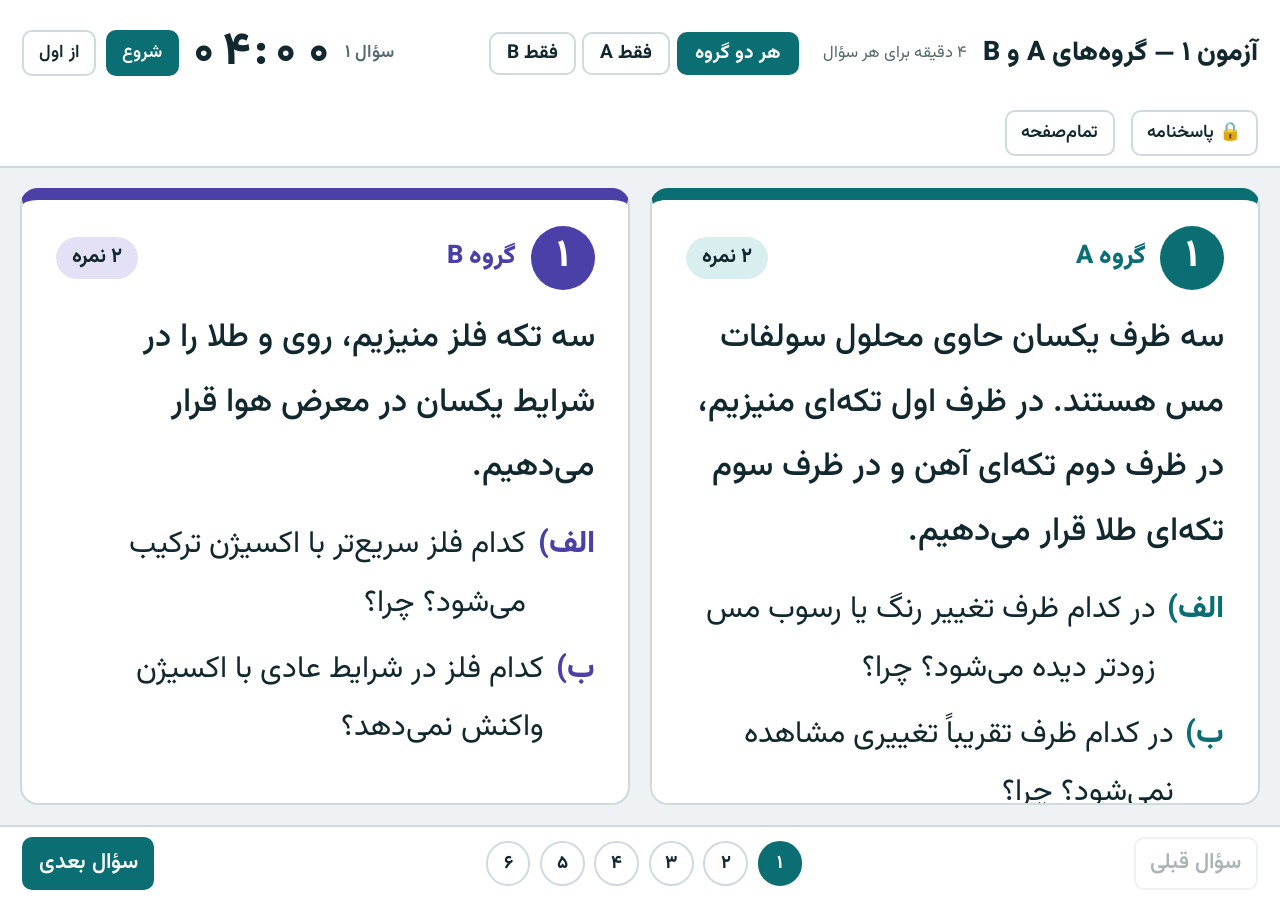
<file: ol9-q1f1/index.html>
<!DOCTYPE html>
<html lang="fa" dir="rtl">
<head>
<meta charset="utf-8">
<meta name="viewport" content="width=device-width, initial-scale=1, viewport-fit=cover">
<title>آزمون ۱ — گروه A و B</title>
<link rel="preconnect" href="https://fonts.googleapis.com">
<link href="https://fonts.googleapis.com/css2?family=Vazirmatn:wght@400;500;700;800&display=swap" rel="stylesheet">
<style>
  :root {
    --bg: #eef2f4;
    --panel: #ffffff;
    --ink: #10282e;
    --muted: #55696f;
    --line: #cfdadd;
    --accent: #0b6e72;
    --accent-soft: #d9efef;
    --accent-ink: #ffffff;
    --blank: #10282e;
    --warn: #b86e00;
    --danger: #c42b2b;
    box-sizing: border-box;
    padding-top: env(safe-area-inset-top, 0px);
    padding-bottom: env(safe-area-inset-bottom, 0px);
  }
  :root[data-group="B"] { --accent: #4b3fa8; --accent-soft: #e4e1f7; }
  @media (prefers-color-scheme: dark) {
    :root:not([data-theme="light"]) {
      --bg: #0e1a1e; --panel: #15262b; --ink: #eaf3f4; --muted: #9db3b8; --line: #2a4248;
      --accent: #4fc4c8; --accent-soft: #1b3a3d; --accent-ink: #06191b; --blank: #eaf3f4;
      --warn: #f0a63a; --danger: #ff7a7a;
    }
    :root:not([data-theme="light"])[data-group="B"] { --accent: #a99cff; --accent-soft: #28244d; --accent-ink: #13102e; }
    :root:not([data-theme="light"]) .col.colB { --accent: #a99cff; --accent-soft: #28244d; --accent-ink: #13102e; }
  }
  :root[data-theme="dark"] {
    --bg: #0e1a1e; --panel: #15262b; --ink: #eaf3f4; --muted: #9db3b8; --line: #2a4248;
    --accent: #4fc4c8; --accent-soft: #1b3a3d; --accent-ink: #06191b; --blank: #eaf3f4;
    --warn: #f0a63a; --danger: #ff7a7a;
  }
  :root[data-theme="dark"][data-group="B"] { --accent: #a99cff; --accent-soft: #28244d; --accent-ink: #13102e; }
  :root[data-theme="dark"] .col.colB { --accent: #a99cff; --accent-soft: #28244d; --accent-ink: #13102e; }

  html { scroll-padding-top: env(safe-area-inset-top, 0px); height: 100%; }
  * { box-sizing: border-box; }
  body {
    margin: 0; height: 100%; background: var(--bg); color: var(--ink);
    font-family: "Vazirmatn", Tahoma, "Segoe UI", sans-serif;
    line-height: 1.9; display: flex; flex-direction: column; overflow: hidden;
  }
  button { font: inherit; color: inherit; cursor: pointer; }
  button:focus-visible { outline: 3px solid var(--accent); outline-offset: 2px; }

  header {
    display: flex; align-items: center; gap: .8rem 1rem; flex-wrap: wrap;
    padding: .6rem 1.4rem; background: var(--panel); border-bottom: 2px solid var(--line);
  }
  .title { font-weight: 800; font-size: clamp(1.1rem, 2.1vw, 1.8rem); margin: 0; }
  .meta { color: var(--muted); font-size: clamp(.85rem, 1.3vw, 1.1rem); }
  .tabs { display: flex; gap: .4rem; margin-inline-start: .5rem; }
  .tab {
    border: 2px solid var(--line); background: transparent; border-radius: 10px;
    padding: .1rem 1rem; font-weight: 700; font-size: clamp(.95rem, 1.5vw, 1.3rem);
  }
  .tab[aria-pressed="true"] { background: var(--accent); border-color: var(--accent); color: var(--accent-ink); }
  .spacer { flex: 1; }

  .timer { display: flex; align-items: center; gap: .6rem; }
  .tlabel { color: var(--muted); font-weight: 600; font-size: clamp(.9rem, 1.4vw, 1.2rem); }
  .clock {
    font-weight: 800; font-size: clamp(1.7rem, 3.6vw, 3rem); letter-spacing: .04em;
    font-variant-numeric: tabular-nums; min-width: 4.2ch; text-align: center; direction: ltr;
  }
  .clock.warn { color: var(--warn); }
  .clock.danger { color: var(--danger); animation: pulse 1s steps(2, jump-none) infinite; }
  @keyframes pulse { 50% { opacity: .45; } }
  .btn {
    border: 2px solid var(--line); background: var(--panel); border-radius: 10px;
    padding: .25rem .9rem; font-weight: 600; font-size: clamp(.9rem, 1.4vw, 1.2rem);
  }
  .btn.primary { background: var(--accent); border-color: var(--accent); color: var(--accent-ink); }
  .btn:hover { border-color: var(--accent); }

  main { flex: 1; min-height: 0; display: flex; padding: clamp(.6rem, 1.6vw, 1.6rem); }

  /* slide: one question, one or two groups */
  .cols { flex: 1; min-height: 0; display: grid; gap: clamp(.6rem, 1.6vw, 1.5rem); grid-template-columns: 1fr; }
  .cols.two { grid-template-columns: 1fr 1fr; }
  .col {
    min-height: 0; background: var(--panel); border: 2px solid var(--line);
    border-top: 12px solid var(--accent); border-radius: 18px;
    padding: clamp(.8rem, 2vw, 2rem) clamp(1rem, 2.6vw, 2.6rem);
    display: flex; flex-direction: column; gap: 1rem; overflow-y: auto;
  }
  .col.colB { --accent: #4b3fa8; --accent-soft: #e4e1f7; }
  .qhead { display: flex; align-items: center; gap: .9rem; }
  .gtag { font-weight: 800; font-size: clamp(1.1rem, 2vw, 1.8rem); color: var(--accent); }
  .qnum {
    width: clamp(2.6rem, 5vw, 4.2rem); height: clamp(2.6rem, 5vw, 4.2rem); border-radius: 50%;
    background: var(--accent); color: var(--accent-ink); display: grid; place-items: center;
    font-weight: 800; font-size: clamp(1.4rem, 3vw, 2.4rem); flex: none; line-height: 1;
  }
  .points {
    margin-inline-start: auto; background: var(--accent-soft); color: var(--ink);
    border-radius: 999px; padding: .1rem 1rem; font-weight: 700; font-size: clamp(.95rem, 1.6vw, 1.4rem);
  }
  .qtext { font-size: clamp(1.25rem, 2.6vw, 2.5rem); font-weight: 500; margin: 0; line-height: 1.95; }
  .parts { list-style: none; margin: 0; padding: 0; display: grid; gap: .5rem; }
  .parts li { display: flex; gap: .7rem; font-size: clamp(1.15rem, 2.4vw, 2.3rem); line-height: 1.9; }
  .parts .lbl { font-weight: 800; color: var(--accent); flex: none; }
  .blank {
    display: inline-block; width: 5ch; border-bottom: 3px solid var(--blank);
    margin: 0 .25ch; transform: translateY(-.15em);
  }
  .formula { direction: ltr; unicode-bidi: isolate; display: inline-block; font-weight: 700; }

  footer {
    display: flex; align-items: center; gap: 1rem; padding: .6rem 1.4rem;
    background: var(--panel); border-top: 2px solid var(--line);
  }
  .dots { display: flex; gap: .6rem; flex: 1; justify-content: center; flex-wrap: wrap; }
  .dot {
    width: 2.8rem; height: 2.8rem; border-radius: 50%; border: 2px solid var(--line);
    background: transparent; font-weight: 700; font-size: 1.15rem; line-height: 1; position: relative;
  }
  .dot[aria-current="true"] { background: var(--accent); border-color: var(--accent); color: var(--accent-ink); }
  .dot.running { border-color: var(--warn); box-shadow: 0 0 0 3px color-mix(in srgb, var(--warn) 35%, transparent); }
  .dot.finished { border-color: var(--danger); }
  .dot.finished::after {
    content: ""; position: absolute; top: -3px; inset-inline-end: -3px; width: .8rem; height: .8rem;
    border-radius: 50%; background: var(--danger);
  }
  .nav { font-size: clamp(1rem, 1.7vw, 1.4rem); min-width: 7rem; }
  .nav[disabled] { opacity: .35; cursor: default; }

  .done {
    position: fixed; inset: 0; display: none; place-items: center; text-align: center;
    background: color-mix(in srgb, var(--bg) 92%, transparent); z-index: 10; padding: 2rem;
  }
  .done.show { display: grid; }
  .done h2 { font-size: clamp(2.4rem, 8vw, 6rem); margin: 0; color: var(--danger); }
  .done p { font-size: clamp(1.1rem, 2.4vw, 2rem); color: var(--muted); margin: .5rem 0 1.5rem; }

  .ans { border-top: 3px dashed var(--accent); padding-top: .8rem; display: grid; gap: .45rem; font-size: clamp(1rem, 1.9vw, 1.8rem); line-height: 1.85; }
  .ans-h { font-weight: 800; color: var(--accent); }
  .ans b { color: var(--accent); }
  .bohr { display: block; width: clamp(120px, 15vw, 190px); height: auto; margin: .2rem 0; }
  .bohr .orb { fill: none; stroke: var(--accent); stroke-width: 2; }
  .bohr .nuc { fill: var(--accent); }
  .bohr .el { fill: var(--ink); }
  .bohr text { fill: var(--accent-ink); font-size: 15px; font-weight: 700; font-family: inherit; }
  .gate {
    position: fixed; inset: 0; display: none; place-items: center; z-index: 20; padding: 1.5rem;
    background: color-mix(in srgb, var(--bg) 90%, transparent);
  }
  .gate.show { display: grid; }
  .gatebox {
    background: var(--panel); border: 2px solid var(--line); border-radius: 18px; padding: 1.6rem 2rem;
    display: grid; gap: .8rem; text-align: center; min-width: min(90vw, 22rem);
  }
  .gatebox h2 { margin: 0; font-size: 1.5rem; }
  .gatebox input {
    font: inherit; font-size: 1.6rem; text-align: center; letter-spacing: .4em; direction: ltr;
    padding: .4rem; border: 2px solid var(--line); border-radius: 10px; background: var(--bg); color: var(--ink);
  }
  .gatebox input:focus { outline: 3px solid var(--accent); border-color: var(--accent); }
  .gerr { color: var(--danger); min-height: 1.6em; font-weight: 600; }
  .grow { display: flex; gap: .6rem; justify-content: center; }

  @media (max-width: 820px) {
    header { padding: .5rem .8rem; }
    .cols.two { grid-template-columns: 1fr; overflow-y: auto; }
    .nav { min-width: 5rem; }
  }
  @media (prefers-reduced-motion: reduce) { .clock.danger { animation: none; } }
</style>
</head>
<body>

<header>
  <h1 class="title" id="title">آزمون ۱ — گروه‌های A و B</h1>
  <span class="meta">۴ دقیقه برای هر سؤال</span>
  <div class="tabs" role="group" aria-label="انتخاب گروه">
    <button class="tab" id="tabAB" aria-pressed="true">هر دو گروه</button>
    <button class="tab" id="tabA" aria-pressed="false">فقط A</button>
    <button class="tab" id="tabB" aria-pressed="false">فقط B</button>
  </div>
  <span class="spacer"></span>
  <div class="timer">
    <span class="tlabel" id="tlabel">سؤال ۱</span>
    <div class="clock" id="clock">۰۴:۰۰</div>
    <button class="btn primary" id="startBtn" title="کلید T">شروع</button>
    <button class="btn" id="resetBtn">از اول</button>
  </div>
  <button class="btn" id="ansBtn" title="کلید K">🔒 پاسخنامه</button>
  <button class="btn" id="fsBtn" title="کلید F">تمام‌صفحه</button>
</header>

<main id="main"></main>

<footer>
  <button class="btn nav" id="prevBtn">سؤال قبلی</button>
  <div class="dots" id="dots"></div>
  <button class="btn nav primary" id="nextBtn">سؤال بعدی</button>
</footer>

<div class="gate" id="gate" role="dialog" aria-label="ورود به پاسخنامه">
  <div class="gatebox">
    <h2>🔒 پاسخنامه</h2>
    <div>رمز را وارد کنید</div>
    <input type="password" id="pw" inputmode="numeric" autocomplete="off" maxlength=12>
    <div class="gerr" id="gerr" aria-live="polite"></div>
    <div class="grow">
      <button class="btn primary" id="gok">ورود</button>
      <button class="btn" id="gcancel">انصراف</button>
    </div>
  </div>
</div>

<div class="done" id="done" role="alertdialog" aria-label="پایان زمان سؤال">
  <div>
    <h2>زمان این سؤال تمام شد</h2>
    <p>به سؤال بعد می‌رویم.</p>
    <button class="btn primary" id="closeDone">بستن</button>
  </div>
</div>

<script>
(function () {
  var Q_SECONDS = 4 * 60;
  var BLANK = '<span class="blank"></span>';

  var EXAMS = {
    A: {
      title: 'گروه A',
      qs: [
        { n: '۱', pts: '۲ نمره',
          text: 'سه ظرف یکسان حاوی محلول سولفات مس هستند. در ظرف اول تکه‌ای منیزیم، در ظرف دوم تکه‌ای آهن و در ظرف سوم تکه‌ای طلا قرار می‌دهیم.',
          parts: [['الف)', 'در کدام ظرف تغییر رنگ یا رسوب مس زودتر دیده می‌شود؟ چرا؟'],
                  ['ب)', 'در کدام ظرف تقریباً تغییری مشاهده نمی‌شود؟ چرا؟']] },
        { n: '۲', pts: '۱/۵ نمره',
          text: 'جدول تناوبی عناصر بر اساس ' + BLANK + ' آن‌ها مرتب شده است. عناصری که در یک ستون قرار دارند، تعداد ' + BLANK + ' یکسانی دارند و خواص شیمیایی ' + BLANK + ' دارند.' },
        { n: '۳', pts: '۲ نمره',
          text: 'اتم سدیم <span class="formula">(Na)</span> با عدد اتمی ۱۱ را در نظر بگیرید.',
          parts: [['الف)', 'مدل اتمی بور آن را رسم کنید.'],
                  ['ب)', 'شماره گروه و دوره آن را در جدول تناوبی بنویسید.']] },
        { n: '۴', pts: '۲ نمره',
          text: 'برای ساخت بدنه هواپیما معمولاً از آلومینیم استفاده می‌شود، اما برای ساخت میله صاعقه‌گیر از مس.',
          parts: [['الف)', 'یک ویژگی مشترک این دو فلز را بنویسید.'],
                  ['ب)', 'علت انتخاب هر یک را با توجه به ویژگی آن فلز توضیح دهید.']] },
        { n: '۵', pts: '۱/۵ نمره',
          text: 'فرمول شیمیایی سولفوریک اسید را بنویسید و نام عناصر تشکیل‌دهنده آن را ذکر کنید. یک کاربرد این ماده را بنویسید.' },
        { n: '۶', pts: '۲ نمره',
          text: 'تفاوت بسپار و درشت‌مولکول‌ها را بیان کنید و دو مورد درشت‌مولکول نام ببرید.' }
      ]
    },
    B: {
      title: 'گروه B',
      qs: [
        { n: '۱', pts: '۲ نمره',
          text: 'سه تکه فلز منیزیم، روی و طلا را در شرایط یکسان در معرض هوا قرار می‌دهیم.',
          parts: [['الف)', 'کدام فلز سریع‌تر با اکسیژن ترکیب می‌شود؟ چرا؟'],
                  ['ب)', 'کدام فلز در شرایط عادی با اکسیژن واکنش نمی‌دهد؟']] },
        { n: '۲', pts: '۱/۵ نمره',
          text: 'در جدول تناوبی، ردیف‌های افقی ' + BLANK + ' نام دارند و در هر ردیف، تعداد لایه‌های الکترونی اتم‌ها ' + BLANK + ' است. عناصر یک ستون تعداد ' + BLANK + ' برابری دارند.' },
        { n: '۳', pts: '۲ نمره',
          text: 'اتم کلر <span class="formula">(Cl)</span> با عدد اتمی ۱۷ را در نظر بگیرید.',
          parts: [['الف)', 'مدل اتمی بور آن را رسم کنید.'],
                  ['ب)', 'شماره گروه و دوره آن را در جدول تناوبی بنویسید.'],
                  ['ج)', 'چند الکترون در لایه ظرفیت این اتم وجود دارد؟']] },
        { n: '۴', pts: '۲ نمره',
          text: 'از مس برای ساخت سیم برق و از آهن برای ساخت بدنه خودرو استفاده می‌شود.',
          parts: [['الف)', 'یک ویژگی مشترک مس و آهن را بنویسید.'],
                  ['ب)', 'علت انتخاب هر یک از این دو فلز برای کاربرد ذکرشده را توضیح دهید.']] },
        { n: '۵', pts: '۱/۵ نمره',
          text: 'فرمول شیمیایی اوزون را بنویسید و بنویسید که در کجا یافت می‌شود و چه فایده‌ای دارد؟' },
        { n: '۶', pts: '۲ نمره',
          text: 'تفاوت درشت‌مولکول و ریزمولکول را بنویسید و انواع بسپارها را نام ببرید.' }
      ]
    }
  };
  var ANSWERS = {
    A: [
      { h: '<div><b>الف)</b> ظرف اول (منیزیم)؛ چون منیزیم از مس واکنش‌پذیرتر است و سریع‌تر مس را از محلول جابه‌جا می‌کند (مس قرمز‌قهوه‌ای رسوب می‌کند و رنگ آبی محلول کم‌رنگ می‌شود).</div><div><b>ب)</b> ظرف سوم (طلا)؛ چون طلا از مس واکنش‌پذیری کمتری دارد و نمی‌تواند آن را جابه‌جا کند.</div>' },
      { h: '<div><b>۱)</b> عدد اتمی &nbsp;—&nbsp; <b>۲)</b> الکترون‌های لایه ظرفیت &nbsp;—&nbsp; <b>۳)</b> مشابه</div>' },
      { h: '<div><b>الف)</b> توزیع الکترون‌ها: ۲ – ۸ – ۱ (مدل بور در شکل)</div>', b: { n: 11, sh: [2, 8, 1] }, h2: '<div><b>ب)</b> گروه ۱ ، دوره ۳</div>' },
      { h: '<div><b>الف)</b> هر دو فلز رسانای گرما و برق‌اند (چکش‌خوار و شکل‌پذیر هم هستند).</div><div><b>ب)</b> آلومینیم چگالی کمی دارد (سبک است)، پس برای بدنه هواپیما مناسب است. مس رسانایی الکتریکی بسیار خوبی دارد و جریان صاعقه را به زمین منتقل می‌کند.</div>' },
      { h: '<div>فرمول: <span class="formula">H₂SO₄</span></div><div>عناصر: هیدروژن، گوگرد، اکسیژن</div><div>کاربرد (یکی از موارد): اسید باتری خودرو، ساخت کود شیمیایی، پاک‌کننده‌ها</div>' },
      { h: '<div>بسپار از اتصال تعداد بسیار زیادی مولکول کوچک و یکسان (تکپار) ساخته می‌شود و واحدهای تکراری دارد؛ درشت‌مولکول به هر مولکول بسیار بزرگ گفته می‌شود. هر بسپار یک درشت‌مولکول است، اما هر درشت‌مولکولی بسپار نیست.</div><div>نمونه درشت‌مولکول (دو مورد): نشاسته، پروتئین، سلولز، پلاستیک‌ها (مثل پلی‌اتن)</div>' }
    ],
    B: [
      { h: '<div><b>الف)</b> منیزیم؛ چون واکنش‌پذیری آن از روی و طلا بیشتر است و سریع‌تر با اکسیژن ترکیب می‌شود.</div><div><b>ب)</b> طلا</div>' },
      { h: '<div><b>۱)</b> دوره &nbsp;—&nbsp; <b>۲)</b> یکسان (برابر) &nbsp;—&nbsp; <b>۳)</b> الکترون‌های لایه ظرفیت</div>' },
      { h: '<div><b>الف)</b> توزیع الکترون‌ها: ۲ – ۸ – ۷ (مدل بور در شکل)</div>', b: { n: 17, sh: [2, 8, 7] }, h2: '<div><b>ب)</b> گروه ۱۷ ، دوره ۳</div><div><b>ج)</b> ۷ الکترون</div>' },
      { h: '<div><b>الف)</b> هر دو رسانای گرما و برق‌اند (چکش‌خوار و شکل‌پذیر هم هستند).</div><div><b>ب)</b> مس رسانایی الکتریکی بسیار خوبی دارد، پس برای سیم برق مناسب است. آهن محکم و سخت و ارزان است، پس برای بدنه خودرو مناسب است.</div>' },
      { h: '<div>فرمول: <span class="formula">O₃</span></div><div>در لایه‌ای از جو زمین به نام «لایه اوزون» یافت می‌شود.</div><div>فایده: پرتوهای فرابنفش مضر خورشید را جذب می‌کند و از موجودات زنده محافظت می‌کند.</div>' },
      { h: '<div>درشت‌مولکول‌ها مولکول‌هایی با جرم بسیار بزرگ و شمار بسیار زیاد اتم‌اند (مثل نشاسته، پروتئین، پلاستیک)، ولی ریزمولکول‌ها کوچک‌اند و اتم‌های کمی دارند (مثل آب، کربن دی‌اکسید، گلوکز).</div><div>انواع بسپار: طبیعی (مثل نشاسته، پروتئین، سلولز) و مصنوعی (مثل پلی‌اتن، نایلون)</div>' }
    ]
  };
  var COUNT = EXAMS.A.qs.length;

  var state = { group: 'AB', idx: 0, unlocked: false, showAns: false };
  var timers = [];
  for (var i = 0; i < COUNT; i++) timers.push({ remaining: Q_SECONDS, endAt: 0, running: false, finished: false });

  var root = document.documentElement;
  var main = document.getElementById('main');
  var dots = document.getElementById('dots');
  var clock = document.getElementById('clock');
  var startBtn = document.getElementById('startBtn');
  var done = document.getElementById('done');

  function fa(n) { return String(n).replace(/\d/g, function (d) { return '۰۱۲۳۴۵۶۷۸۹'[d]; }); }
  function pad(n) { return (n < 10 ? '0' : '') + n; }

  function bohrSVG(n, shells) {
    var s = '<svg class="bohr" viewBox="0 0 200 200" role="img" aria-label="مدل بور">';
    shells.forEach(function (m, k) {
      var r = 38 + k * 22;
      s += '<circle class="orb" cx="100" cy="100" r="' + r + '"/>';
      for (var j = 0; j < m; j++) {
        var a = (2 * Math.PI * j) / m + k * 0.6;
        s += '<circle class="el" cx="' + (100 + r * Math.cos(a)).toFixed(1) + '" cy="' + (100 + r * Math.sin(a)).toFixed(1) + '" r="4.5"/>';
      }
    });
    s += '<circle class="nuc" cx="100" cy="100" r="24"/><text x="100" y="100" text-anchor="middle" dominant-baseline="central">+' + n + '</text></svg>';
    return s;
  }

  function ansHTML(g, i) {
    var a = ANSWERS[g][i];
    var h = '<div class="ans"><div class="ans-h">پاسخ</div>' + a.h;
    if (a.b) h += bohrSVG(a.b.n, a.b.sh);
    if (a.h2) h += a.h2;
    return h + '</div>';
  }

  function colHTML(g, q) {
    var h = '<section class="col col' + g + '">';
    h += '<div class="qhead"><div class="qnum">' + q.n + '</div><div class="gtag">' + EXAMS[g].title + '</div><div class="points">' + q.pts + '</div></div>';
    h += '<p class="qtext">' + q.text + '</p>';
    if (q.parts) {
      h += '<ul class="parts">';
      q.parts.forEach(function (p) { h += '<li><span class="lbl">' + p[0] + '</span><span>' + p[1] + '</span></li>'; });
      h += '</ul>';
    }
    if (state.unlocked && state.showAns) h += ansHTML(g, state.idx);
    return h + '</section>';
  }

  function paintClock() {
    var t = timers[state.idx];
    var s = Math.max(0, Math.ceil(t.remaining));
    clock.textContent = fa(pad(Math.floor(s / 60)) + ':' + pad(s % 60));
    clock.className = 'clock' + (s <= 30 ? ' danger' : s <= 60 ? ' warn' : '');
    startBtn.textContent = t.running ? 'توقف' : (t.remaining < Q_SECONDS && t.remaining > 0 ? 'ادامه' : 'شروع');
    startBtn.disabled = t.remaining <= 0;
    startBtn.style.opacity = startBtn.disabled ? .4 : 1;
    document.getElementById('tlabel').textContent = 'سؤال ' + EXAMS.A.qs[state.idx].n;
  }

  function paintDots() {
    Array.prototype.forEach.call(dots.children, function (b, i) {
      b.className = 'dot' + (timers[i].running ? ' running' : '') + (timers[i].finished ? ' finished' : '');
      if (i === state.idx) b.setAttribute('aria-current', 'true'); else b.removeAttribute('aria-current');
    });
  }

  function render() {
    var groups = state.group === 'AB' ? ['A', 'B'] : [state.group];
    root.setAttribute('data-group', groups[0]);
    ['AB', 'A', 'B'].forEach(function (g) {
      document.getElementById('tab' + g).setAttribute('aria-pressed', state.group === g);
    });
    main.innerHTML = '<div class="cols' + (groups.length === 2 ? ' two' : '') + '">' +
      groups.map(function (g) { return colHTML(g, EXAMS[g].qs[state.idx]); }).join('') + '</div>';
    document.getElementById('prevBtn').disabled = state.idx === 0;
    document.getElementById('nextBtn').disabled = state.idx === COUNT - 1;
    paintClock(); paintDots();
  }

  dots.innerHTML = '';
  EXAMS.A.qs.forEach(function (q, i) {
    var b = document.createElement('button');
    b.className = 'dot'; b.textContent = q.n; b.setAttribute('aria-label', 'سؤال ' + q.n);
    b.addEventListener('click', function () { state.idx = i; render(); });
    dots.appendChild(b);
  });

  function go(d) {
    state.idx = Math.max(0, Math.min(COUNT - 1, state.idx + d));
    done.classList.remove('show');
    render();
  }
  function setGroup(g) { state.group = g; render(); }

  /* timers: each question keeps its own countdown */
  var tick = null;
  function ensureTick() {
    if (tick) return;
    tick = setInterval(function () {
      var any = false, now = Date.now();
      timers.forEach(function (t, i) {
        if (!t.running) return;
        t.remaining = (t.endAt - now) / 1000;
        if (t.remaining <= 0) {
          t.remaining = 0; t.running = false; t.finished = true;
          if (i === state.idx) done.classList.add('show');
        } else any = true;
      });
      paintClock(); paintDots();
      if (!any) { clearInterval(tick); tick = null; }
    }, 250);
  }
  function toggleTimer() {
    var t = timers[state.idx];
    if (t.remaining <= 0) return;
    if (t.running) { t.remaining = (t.endAt - Date.now()) / 1000; t.running = false; }
    else { t.endAt = Date.now() + t.remaining * 1000; t.running = true; ensureTick(); }
    paintClock(); paintDots();
  }
  function resetTimer() {
    var t = timers[state.idx];
    t.running = false; t.finished = false; t.remaining = Q_SECONDS;
    done.classList.remove('show'); paintClock(); paintDots();
  }

  function toggleFS() {
    try {
      if (document.fullscreenElement) document.exitFullscreen();
      else if (root.requestFullscreen) root.requestFullscreen();
    } catch (e) {}
  }

  document.getElementById('tabAB').addEventListener('click', function () { setGroup('AB'); });
  document.getElementById('tabA').addEventListener('click', function () { setGroup('A'); });
  document.getElementById('tabB').addEventListener('click', function () { setGroup('B'); });
  document.getElementById('prevBtn').addEventListener('click', function () { go(-1); });
  document.getElementById('nextBtn').addEventListener('click', function () { go(1); });
  startBtn.addEventListener('click', toggleTimer);
  document.getElementById('resetBtn').addEventListener('click', resetTimer);
  document.getElementById('fsBtn').addEventListener('click', toggleFS);
  document.getElementById('closeDone').addEventListener('click', function () { done.classList.remove('show'); });

  /* keyboard: in RTL, left = next, right = previous */
  document.addEventListener('keydown', function (e) {
    if (e.target && e.target.tagName === 'INPUT') return;
    var k = e.key;
    if (k === 'ArrowLeft' || k === 'PageDown') { go(1); }
    else if (k === 'ArrowRight' || k === 'PageUp') { go(-1); }
    else if (k === ' ' && !(e.target && e.target.tagName === 'BUTTON')) { e.preventDefault(); go(1); }
    else if (k === 't' || k === 'T') { toggleTimer(); }
    else if (k === 'r' || k === 'R') { resetTimer(); }
    else if (k === 'f' || k === 'F') { toggleFS(); }
    else if (k === 'g' || k === 'G') { setGroup('AB'); }
    else if (k === 'a' || k === 'A') { setGroup('A'); }
    else if (k === 'b' || k === 'B') { setGroup('B'); }
    else if (k === 'k' || k === 'K') { ansToggle(); }
    else if (k === 'l' || k === 'L') { if (state.unlocked) { state.unlocked = false; state.showAns = false; updAnsBtn(); render(); } }
    else if (k === 'Escape') { done.classList.remove('show'); }
  });

  /* answer key behind a password */
  var ansBtn = document.getElementById('ansBtn');
  var gate = document.getElementById('gate');
  var pw = document.getElementById('pw');
  var gerr = document.getElementById('gerr');
  function updAnsBtn() {
    ansBtn.textContent = !state.unlocked ? '🔒 پاسخنامه' : (state.showAns ? 'پنهان‌کردن پاسخ' : 'نمایش پاسخ');
  }
  function openGate() { gerr.textContent = ''; pw.value = ''; gate.classList.add('show'); pw.focus(); }
  function closeGate() { gate.classList.remove('show'); pw.value = ''; gerr.textContent = ''; }
  function ansToggle() {
    if (!state.unlocked) { openGate(); return; }
    state.showAns = !state.showAns; updAnsBtn(); render();
  }
  function tryPw() {
    if (pw.value === '5253') {
      state.unlocked = true; state.showAns = true; closeGate(); updAnsBtn(); render();
    } else {
      gerr.textContent = 'رمز نادرست است'; pw.select();
    }
  }
  ansBtn.addEventListener('click', ansToggle);
  document.getElementById('gok').addEventListener('click', tryPw);
  document.getElementById('gcancel').addEventListener('click', closeGate);
  pw.addEventListener('keydown', function (e) {
    if (e.key === 'Enter') tryPw();
    else if (e.key === 'Escape') closeGate();
  });

  render();
})();
</script>
</body>
</html>
</file>
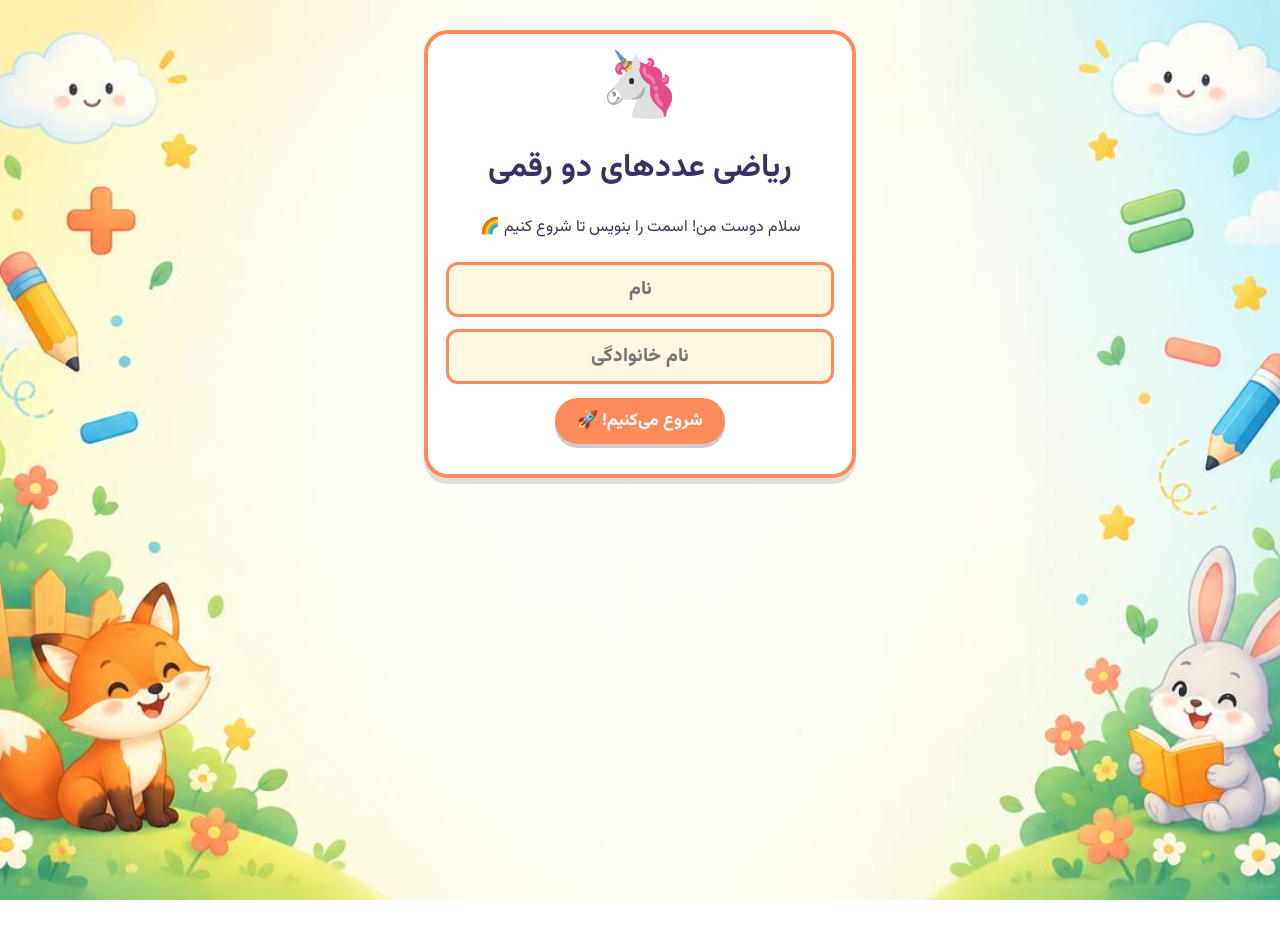
<file: pr2f2/index.html>
<!DOCTYPE html><html lang="fa" dir="rtl"><head><meta charset="utf-8">
<meta name="viewport" content="width=device-width, initial-scale=1, viewport-fit=cover">
<title>ریاضی عددهای دو رقمی</title>
<link href="https://fonts.googleapis.com/css2?family=Vazirmatn:wght@400;700;800&display=swap" rel="stylesheet">
<style>
:root{box-sizing:border-box;padding-top:env(safe-area-inset-top,0px);padding-bottom:env(safe-area-inset-bottom,0px);--bg1:#ffe9a8;--bg2:#c9f0ff;--card:#fff;--ink:#3a2f6b;--ok:#2fbf71;--bad:#ff5d73;--in:#fff8e1}
@media(prefers-color-scheme:dark){:root:not([data-theme="light"]){--bg1:#3b2f63;--bg2:#1f3b5c;--card:#2c2850;--ink:#fff3d6;--in:#3d3870}}
:root[data-theme="dark"]{--bg1:#3b2f63;--bg2:#1f3b5c;--card:#2c2850;--ink:#fff3d6;--in:#3d3870}
html{scroll-padding-top:env(safe-area-inset-top,0px)}
*,*:before,*:after{box-sizing:inherit}
body{margin:0;font-family:Vazirmatn,Tahoma,sans-serif;color:var(--ink);background:linear-gradient(160deg,var(--bg1),var(--bg2)) fixed;min-height:100vh}
[hidden]{display:none!important}
.wrap{max-width:720px;margin:0 auto;padding:0 12px 90px}
#bar{position:sticky;top:0;z-index:5;background:var(--card);border-radius:0 0 22px 22px;padding:8px 14px;box-shadow:0 4px 12px rgba(0,0,0,.15);max-width:720px;margin:0 auto}
#bar .r{display:flex;justify-content:space-between;gap:8px;font-weight:800;font-size:15px}
#pg{height:12px;background:var(--in);border-radius:9px;margin-top:6px;overflow:hidden}
#pg i{display:block;height:100%;width:0;background:linear-gradient(90deg,#ff8a5c,#ffd23f,#2fbf71);border-radius:9px;transition:width .4s}
h2{display:inline-block;background:var(--c);color:#fff;border-radius:30px;padding:6px 18px;margin:22px 0 4px;font-size:19px}
.card{background:var(--card);border-radius:24px;border:4px solid var(--c);padding:14px;margin:12px 0;box-shadow:0 6px 0 rgba(0,0,0,.12)}
h3{margin:0 0 6px;font-size:17px;line-height:1.8}
.ln{line-height:2.5;font-size:18px;margin:4px 0}.ln.m{direction:ltr;text-align:center}
input,select{font:inherit;font-weight:800;font-size:18px;text-align:center;border:3px solid var(--c);border-radius:12px;background:var(--in);color:var(--ink);padding:3px;margin:2px;max-width:100%}
input.n{direction:ltr}
.ok{border-color:var(--ok)!important;background:#d9f9e6!important;color:#145a35!important}
.bad{border-color:var(--bad)!important;background:#ffe0e5!important;color:#8a1f33!important}
em{font-style:normal;color:var(--ok);font-weight:800;font-size:15px;margin:0 2px}
.axis{display:flex;direction:ltr;gap:4px;overflow-x:auto;padding:4px 0 8px}
.axis i{flex:0 0 auto;min-width:36px;text-align:center;font-style:normal;font-weight:800;background:var(--in);border-radius:10px;padding:4px 2px;border-bottom:4px solid var(--c)}
.grid{display:grid;grid-template-columns:repeat(auto-fill,minmax(105px,1fr));gap:8px;direction:ltr;margin:6px 0}
.cell{font:inherit;font-weight:800;font-size:17px;border:3px solid #bbb;border-radius:14px;padding:12px 4px;background:var(--in);color:var(--ink)}
.cell.v1{background:#4aa8ff;color:#fff;border-color:#2b7fd1}.cell.v2{background:#ff5d73;color:#fff;border-color:#d63c54}
button.b{font:inherit;font-weight:800;font-size:17px;color:#fff;background:var(--c);border:0;border-radius:30px;padding:10px 22px;margin-top:8px;box-shadow:0 4px 0 rgba(0,0,0,.2);cursor:pointer}
button.b:active{transform:translateY(3px);box-shadow:none}
.fb{font-weight:800;margin-top:6px}
#start{max-width:460px;margin:30px auto;padding:0 14px;text-align:center}
#start .card{--c:#ff8a5c;padding:24px 18px}
#start input{width:100%;margin:6px 0;font-size:19px;padding:10px}
.big{font-size:64px;line-height:1}
#res{position:fixed;left:12px;right:12px;bottom:calc(12px + env(safe-area-inset-bottom,0px));max-width:420px;margin:0 auto;z-index:6}
#res button{width:100%;--c:#2fbf71}
#pop{position:fixed;inset:0;background:rgba(30,20,70,.6);z-index:20;display:flex;align-items:center;justify-content:center;padding:16px}
#pop .card{--c:#ffb400;max-width:380px;width:100%;text-align:center;padding:22px;animation:pp .5s}
@keyframes pp{from{transform:scale(.5);opacity:0}to{transform:none;opacity:1}}
.st{font-size:36px;letter-spacing:4px}.row{font-size:19px;font-weight:800;margin:8px 0}
.sec{background:transparent;color:var(--ink);text-decoration:underline;border:0;font:inherit;margin-top:10px;cursor:pointer}
.hint{background:#fff3b0;color:#5a4300;border-radius:14px;padding:8px 12px;margin:6px 0;line-height:1.9;font-weight:700}
.ax{width:100%;max-width:520px;display:block;margin:0 auto;color:var(--ink)}.ax circle{fill:var(--card);stroke:var(--c);stroke-width:3;cursor:pointer}.ax circle.s{fill:#2fbf71}.ax circle.e{fill:#ff5d73}.ax text{fill:currentColor;font-size:11px;text-anchor:middle;font-weight:700}
.rs,.mb{font:inherit;font-weight:700;border:2px solid var(--c);background:var(--in);color:var(--ink);border-radius:20px;padding:4px 12px;margin:4px;cursor:pointer}.mb.on{background:var(--c);color:#fff}
.fig{display:inline-block;vertical-align:top;background:var(--in);border-radius:14px;padding:6px 10px;margin:4px;direction:ltr}.fig small{display:block;text-align:center;font-weight:700}
.t{display:inline-block;width:12px;height:40px;background:repeating-linear-gradient(#4aa8ff 0 3px,#fff 3px 4px);border:2px solid #2b7fd1;border-radius:3px;margin:2px;vertical-align:bottom}
.o{display:inline-block;width:14px;height:14px;border-radius:50%;background:#ffb400;border:2px solid #d98e00;margin:2px;vertical-align:bottom}
.cut{opacity:.3;outline:2px dashed var(--bad)}.op{font-size:26px;font-weight:800;margin:0 8px}
.tr{display:flex;align-items:center;gap:6px;margin:4px 0}.tr small{width:60px}.tv{display:flex;flex-wrap:wrap;min-height:36px;flex:1;direction:ltr;background:var(--in);border-radius:10px;padding:2px 4px}.cn{font-weight:800;min-width:26px}
.g{display:inline-block;position:relative;margin:0 5px}.g i{display:inline-block;width:3px;height:30px;background:var(--ink);margin:0 3px;border-radius:2px}.g u{position:absolute;left:-2px;right:-2px;top:13px;height:3px;background:#ff5d73;transform:rotate(-20deg)}
.zone{min-height:70px;border:3px dashed var(--c);border-radius:16px;padding:8px;margin:6px 0;background:var(--in);direction:ltr}.tray{display:flex;gap:30px;padding:8px;direction:ltr}.dr{touch-action:none;cursor:grab}.tray .t{width:20px;height:60px}.tray .o{width:26px;height:26px}
.gh{position:fixed;pointer-events:none;z-index:50;opacity:.85}
.col{display:inline-block;margin:6px 12px;vertical-align:top}.col hr{border:0;border-top:3px solid var(--ink);margin:2px 0}.cr{text-align:right;width:4.6em;font-size:24px;font-weight:800;position:relative;line-height:1.5}.cr s{position:absolute;left:0;text-decoration:none}.cr input{width:1.9em!important;font-size:22px;margin:1px}
.tree{display:inline-block;text-align:center;margin:6px 10px;vertical-align:top;direction:ltr}.tree .rt{background:var(--c);color:#fff;border-radius:14px;padding:4px 14px;font-weight:800}.tree svg{display:block;width:170px;margin:0 auto;color:var(--c)}.tree .bs{display:flex;gap:10px}.tree .bs div{font-weight:700;font-size:14px}.tree input{width:4em!important}
.clk{width:min(250px,80%);display:block;margin:6px auto;touch-action:none;color:var(--ink)}.clk text{fill:currentColor}.tg,.zc{text-align:center;font-weight:800;margin:4px 0}.lt{display:inline-block}
body::before{content:"";position:fixed;inset:0;z-index:-1;background:url([data-uri]) center/cover no-repeat}
#bar{display:flex;align-items:center;gap:6px}#bar .mid{flex:1;min-width:0}.kid{height:58px;width:auto;flex:0 0 auto}#mu{margin:0;padding:0 8px;font-size:15px}
#pop .card{max-height:90vh;overflow:auto;max-width:460px}.rp{text-align:right;font-size:15px;line-height:1.9}.rp ul{margin:2px 0 8px;padding-right:20px}.tb{display:flex;align-items:center;gap:6px;font-size:13px;font-weight:700;margin:3px 0;text-align:right}.tb span{flex:0 0 38%}.tb .br{flex:1;height:10px;background:var(--in);border-radius:6px;overflow:hidden}.tb .br i{display:block;height:100%}.tb b{width:38px;direction:ltr}
</style></head><body>
<div id="start"><div class="card"><div class="big">🦄</div><h1>ریاضی عددهای دو رقمی</h1><p>سلام دوست من! اسمت را بنویس تا شروع کنیم 🌈</p>
<input id="fn" placeholder="نام" autocomplete="off"><input id="ln" placeholder="نام خانوادگی" autocomplete="off">
<button class="b" id="go" style="--c:#ff8a5c">شروع می‌کنیم! 🚀</button><div class="fb" id="er" style="color:var(--bad)"></div></div></div>
<div id="app" hidden><div id="bar"><img class="kid" alt="" src="[data-uri]"><div class="mid"><div class="r"><span id="nm"></span><span>⏱ <b id="tm">۰۰:۰۰</b></span><span>⭐ <b id="sc">۰</b></span><button class="rs" id="mu" type="button">🔊</button></div><div id="pg"><i></i></div></div><img class="kid" alt="" src="[data-uri]"></div>
<div class="wrap" id="list"></div><div id="res" hidden><button class="b" id="show">🏆 دیدن نتیجه</button></div></div>
<div id="pop" hidden></div>
<script>
const f=n=>String(n).replace(/\d/g,d=>'۰۱۲۳۴۵۶۷۸۹'[d]);
const C=['#ff8a5c','#4aa8ff','#2fbf71','#b86bff','#ff5d9e','#e6a100','#17b3b3','#ff6b6b','#6c7bff','#3cb44b'];
const D=[
["۱. جمع و تفریق ده‌تایی",[
{t:"۱. روی محور، اول نقطهٔ شروع و بعد نقطهٔ پایان را لمس کن تا با فلش وصل شوند؛ بعد حاصل را بنویس.",l:["[J20,50]","۲۰ + ۳۰ = {50}","[J50,90]","۵۰ + ۴۰ = {90}","[J80,50]","۸۰ − ۳۰ = {50}","[J70,20]","۷۰ − ۵۰ = {20}"]},
{t:"۲. از محور، عبارت بساز (هر پرش = ۱۰ تا):",l:["شروع از ۳۰، دو پرش ده‌تایی به جلو تا ۵۰","[S30,50]","{30} + {20} = {50}","شروع از ۹۰، سه پرش ده‌تایی به عقب تا ۶۰","[S90,60]","{90} − {30} = {60}"]},
{t:"۳. پل رنگی بساز: هر خانه را حساب کن و رنگ کن.",h:"👆 یک بار لمس = 🔵 آبی (حاصل ۶۰ شد) | دو بار لمس = 🔴 قرمز (حاصل ۴۰ شد) | سه بار لمس = پاک کردن رنگ",c:[["۲۰ + ۴۰","b"],["۷۰ − ۳۰","r"],["۱۰ + ۳۰","r"],["۸۰ − ۴۰","r"],["۵۰ − ۱۰","r"],["۳۰ + ۳۰","b"],["۹۰ − ۵۰","r"],["۲۰ + ۲۰","r"]]}]],
["۲. شکل، چینه و چوب‌خط",[
{t:"۴. ده‌تایی‌ها را مستطیل ▭ و یکی‌ها را دایره ○ بکش (در ذهنت یا روی کاغذ) و حاصل را بنویس:",l:["۲۳ + ۱۵ = {38}","۳۴ + ۲۴ = {58}","۴۶ − ۲۳ = {23}","۵۸ − ۳۶ = {22}"]},
{t:"۵. از شکل، عبارت بنویس:",l:["الف) ۳ ده‌تایی و ۴ یکی بود، بعد ۲ ده‌تایی و ۳ یکی اضافه شد","[F34+23]","{34} + {23} = {57}","ب) ۵ ده‌تایی و ۶ یکی بود؛ ۲ ده‌تایی و ۴ یکی (کم‌رنگ‌ها) جدا شد","[F56-24]","{56} − {24} = {32}"]},
{t:"۶. چوب‌خط بکش: با دکمهٔ ➕ برای هر عدد چوب‌خط بزن (هر ۵ تا یک دسته می‌شود)، بعد بشمار و حاصل را بنویس. برای تفریق، سطر دوم را همان عددی بگیر که کم می‌شود.",l:["[T]","۱۲ + ۲۵ = {37}","[T]","۳۱ + ۱۷ = {48}","[T]","۴۴ − ۲۲ = {22}","[T]","۶۷ − ۳۵ = {32}"]},
{t:"۷. شکل ۴۲ را می‌بینی. ده‌تایی‌ها و یکی‌های عدد ۲۶ را بکش و داخل کادر بینداز (یا لمس کن) تا شکل کامل شود؛ بعد حاصل را بنویس:",l:["[D]","۴۲ + ۲۶ = {68}"]}]],
["۳. جدول ارزش مکانی",[
{t:"۸. جدول را کامل کن:",h:"گسترده‌نویسی: کادر اول ارزش دهگان (ده‌تایی‌ها) و کادر دوم ارزش یکان است؛ مثلاً ۲۷ = ۲۰ + ۷ (جابه‌جا نوشتن هم درست حساب می‌شود).",l:["۲۷ ← ده‌تایی {2} یکی {7} گسترده ⟦{20} + {7}⟧","۴۵ ← ده‌تایی {4} یکی {5} گسترده ⟦{40} + {5}⟧","۶۳ ← ده‌تایی {6} یکی {3} گسترده ⟦{60} + {3}⟧","۸۰ ← ده‌تایی {8} یکی {0} گسترده ⟦{80} + {0}⟧","۹۶ ← ده‌تایی {9} یکی {6} گسترده ⟦{90} + {6}⟧"]},
{t:"۹. از جدول به عدد برس:",l:["۴ ده‌تایی و ۷ یکی = {47}","۶ ده‌تایی و ۲ یکی = {62}","۵ ده‌تایی و ۰ یکی = {50}","۷ ده‌تایی و ۹ یکی = {79}"]},
{t:"۱۰. با کارت‌های ۲، ۵، ۷ و ۹ عدد دو رقمی بساز:",l:["بزرگ‌ترین عدد ممکن: {97}","کوچک‌ترین عدد ممکن: {25}","دهگان ۷ و یکان زوج: {72}","مجموع دهگان و یکان ۹: {27|72}"]}]],
["۴. گسترده‌نویسی و جمع فرایندی",[
{t:"۱۳. پل گسترده‌نویسی را کامل کن:",h:"💡 راهنما: هر عدد را به ده‌تایی و یکی بشکن؛ ده‌تایی‌ها را با هم و یکی‌ها را با هم جمع (یا تفریق) کن. مثال: ۲۳ + ۱۴ = (۲۰ + ۳) + (۱۰ + ۴) = (۲۰ + ۱۰) + (۳ + ۴) = ۳۷",l:["۴۶ + ۳۲ = (۴۰ + {6}) + (۳۰ + {2})","= ({40} + {30}) + ({6} + {2}) = {78}","۷۸ − ۴۵ = (۷۰ + {8}) − (۴۰ + {5})","= ({70} − {40}) + ({8} − {5}) = {33}"]}]],
["۵. جمع و تفریق دو عدد دو رقمی",[
{t:"۱۴. ستونی حل کن (روش چکمه‌ای):",h:"مرحلهٔ ۱: ده‌تایی‌های عدد دوم را با عدد اول جمع (یا کم) کن و زیر خط بنویس. مرحلهٔ ۲: یکی‌های عدد دوم را دوباره به همان نتیجه اضافه (یا کم) کن. مثال: ۲۷ + ۳۳ ← اول ۲۷ + ۳۰ = ۵۷ ، بعد ۵۷ + ۳ = ۶۰",l:["[C23+14=37]","[C34+23=57]","[C45+32=77]","[C56+21=77]","[C67+12=79]","[C48-16=32]","[C57-24=33]","[C66-32=34]","[C75-43=32]","[C89-27=62]"]},
{t:"۱۵. نمودار شاخه‌ای: حاصل جمع را در شاخهٔ ➕ و حاصل تفریق (بزرگ منهای کوچک) را در شاخهٔ ➖ بنویس:",l:["[B36,21=57,15]","[B47,15=62,32]","[B58,32=90,26]","[B69,27=96,42]","[B74,43=117,31]"]},
{t:"۱۶. عددی پیدا کن که از ۴۵ بزرگ‌تر و از ۶۰ کوچک‌تر باشد، دهگانش ۵ باشد و با جمع ۱۴ به عددی با یکان ۹ برسد:",l:["عدد من: {55}"]}]],
["۶. تقریب و حدس زدن",[
{t:"۱۷. به نزدیک‌ترین ده تقریب بزن:",l:["۲۲ ← {20}","۳۷ ← {40}","۴۴ ← {40}","۵۸ ← {60}","۷۱ ← {70}","۸۶ ← {90}","۹۵ ← {100}"]},
{t:"۱۸. اول حدس بزن (با تقریب)، بعد دقیق حساب کن:",l:["۲۳ + ۳۴ ← حدس {50} دقیق {57}","۴۸ + ۲۱ ← حدس {70} دقیق {69}","۶۲ − ۲۹ ← حدس {30} دقیق {33}","۷۵ − ۴۲ ← حدس {40|30} دقیق {33}"]},
{t:"۱۹. روی محور، جای ▼ هر عدد را ببین؛ به کدام مضرب ۱۰ نزدیک‌تر است؟",l:["[P23]","۲۳ ← {20}","[P38]","۳۸ ← {40}","[P52]","۵۲ ← {50}","[P67]","۶۷ ← {70}","[P84]","۸۴ ← {80}"]}]],
["۷. الگو و تفکر نظام‌دار",[
{t:"۲۰. الگو را ادامه بده:",l:["۱۲ ، ۲۲ ، ۳۲ ، {42} ، {52} ، {62}","۸۵ ، ۷۵ ، ۶۵ ، {55} ، {45} ، {35}","۱۴ ، ۲۴ ، ۳۴ ، {44} ، {54} ، {64}","۹۸ ، ۸۸ ، ۷۸ ، {68} ، {58} ، {48}"]},
{t:"۲۱. قانون الگو را بنویس (کلمهٔ «زیاد» یا «کم»):",l:["۲۵ ، ۳۵ ، ۴۵ ، ۵۵ ← هر بار {10} تا {زیاد|اضافه|بیشتر} می‌شود","۷۲ ، ۶۷ ، ۶۲ ، ۵۷ ← هر بار {5} تا {کم|کمتر} می‌شود"]},
{t:"۲۲. الگوی مهره‌ها: هر مرحله ۱۰ مهرهٔ بیشتر می‌شود. شکل‌ها را ببین و ادامه بده:",l:["[G1,1,مرحلهٔ ۱]","[G2,1,مرحلهٔ ۲]","[G3,1,مرحلهٔ ۳]","مرحلهٔ ۴ ← {41} مهره","مرحلهٔ ۵ ← {51} مهره","مرحلهٔ ۱۰ ← {101} مهره"]},
{t:"۲۳. همهٔ حالت‌ها را مرتب پیدا کن: با دو رنگ مهره، عدد ۱۶ را به صورت جمع دو عدد بنویس (بدون تکرار و به ترتیب). در دفترت بنویس و بعد دکمه را بزن.",d:1}]],
["۸. ساعت و شمارش پنج‌تایی",[
{t:"۲۴. ساعت را بخوان:",l:["عقربهٔ ساعت‌شمار روی ۲، دقیقه‌شمار روی ۱۲: ساعت {2} و دقیقه {0}","ساعت‌شمار روی ۶، دقیقه‌شمار روی ۳: ساعت {6} و دقیقه {15}","ساعت‌شمار روی ۹، دقیقه‌شمار روی ۶: ساعت {9} و دقیقه {30}","ساعت‌شمار روی ۱۱، دقیقه‌شمار روی ۹: ساعت {11} و دقیقه {45}"]},
{t:"۲۵. عقربه‌ها را بکش: اول یکی از دکمه‌های عقربه را بزن، بعد روی ساعت بکش یا لمس کن تا عقربه جابه‌جا شود.",l:["[K4,20]","[K8,45]"]}]],
["۹. حل مسئله و مسئله‌سازی",[
{t:"۲۷. مسئله‌های کوتاه:",l:["نازنین ۲۶ برگ رنگی دارد و ۱۳ برگ دیگر می‌خرد. چند برگ دارد؟ {39}","در کلاس ۳۸ دانش‌آموز هست. ۱۵ نفر به کتابخانه می‌روند. چند نفر می‌مانند؟ {23}","امیر ۴۷ مهره دارد و ۲۴ تا به دوستش می‌دهد. چند مهره می‌ماند؟ {23}","یک سبد ۳۰ سیب و ۲۵ پرتقال دارد. مجموع میوه‌ها؟ {55}","مریم ۵۶ امتیاز دارد، ۲۳ امتیاز کمتر از برادرش. امتیاز برادرش؟ {79}"]}]],
["۱۰. بازی و تمرین ترکیبی",[
{t:"۳۰. بازی «مسیر عددی» از عدد ۱۲ شروع کن:",l:["۱۲ → +۲۳ → {35} → −۱۴ → {21} → +۳۱ → {52} → −۲۲ → {30} → +۴۰ → {70}"]},
{t:"۳۱. کارت‌های جفت: حاصل هر عبارت را بنویس:",l:["۲۴ + ۱۳ = {37}","۵۸ − ۲۶ = {32}","۳۵ + ۲۲ = {57}","۶۹ − ۳۴ = {35}","۴۲ + ۲۵ = {67}"]},
{t:"۳۲. درست یا نادرست؟ اگر عبارت نادرست است، جواب درست را در کادر بنویس:",l:["۳۰ + ۴۰ = ۷۰ {=درست} اگر نادرست است، جواب درست: {?70}","۸۰ − ۳۰ = ۴۰ {=نادرست} اگر نادرست است، جواب درست: {50}","۲۵ + ۱۴ = ۳۹ {=درست} اگر نادرست است، جواب درست: {?39}","۵۸ − ۲۳ = ۳۵ {=درست} اگر نادرست است، جواب درست: {?35}","۴۷ + ۲۱ = ۶۸ {=درست} اگر نادرست است، جواب درست: {?68}","۶۹ − ۳۴ = ۲۵ {=نادرست} اگر نادرست است، جواب درست: {35}"]},
{t:"۳۳. چالش پایانی: عددی دو رقمی با دهگان ۴ و یکان ۶ که با جمع ۲۳ به ۶۹ برسد، از ۸۵ کم شود و ۳۹ بماند، و تقریبش ۵۰ باشد:",l:["عدد من: {46}"]}]]];
const $=s=>document.querySelector(s);
const nz=s=>String(s||'').replace(/[۰-۹]/g,d=>d.charCodeAt(0)-1776).replace(/[٠-٩]/g,d=>d.charCodeAt(0)-1632).replace(/[\s\u200c]/g,'').replace(/[−–]/g,'-').split('+').sort().join('+');
const match=(v,a)=>a[0]=='?'?(nz(v)===''||match(v,a.slice(1))):nz(v)!==''&&a.split('|').some(x=>nz(x)==nz(v));
const fx=s=>s.replace(/[۰-۹]+(?: [+−=] [۰-۹]+)+/g,'<bdi dir="ltr">$&</bdi>');
const lt=h=>h.replace(/⟦/g,'<span dir="ltr" class="lt">').replace(/⟧/g,'</span>');
let S;try{S=JSON.parse(localStorage.getItem('mk2'))}catch(e){}
S=S||{f:'',l:'',q:{},t:0,fin:0,go:0};
const save=()=>{try{localStorage.setItem('mk2',JSON.stringify(S))}catch(e){}};
let AC;const snd=t=>{if(S.mute)return;try{AC=AC||new(window.AudioContext||window.webkitAudioContext)();const N={ok:[[660,0],[880,.12],[1100,.24]],part:[[520,0],[440,.14]],bad:[[260,0],[190,.18]],fan:[[523,0],[659,.12],[784,.24],[1047,.36]]}[t];
 N.forEach(([fq,d])=>{const o=AC.createOscillator(),g=AC.createGain();o.type=t=='bad'?'sawtooth':'triangle';o.frequency.value=fq;const st=AC.currentTime+d;g.gain.setValueAtTime(.0001,st);g.gain.exponentialRampToValueAtTime(.25,st+.02);g.gain.exponentialRampToValueAtTime(.0001,st+.25);o.connect(g);g.connect(AC.destination);o.start(st);o.stop(st+.3)})}catch(e){}};
let Q=[],last=Date.now();
D.forEach(([,qs],si)=>qs.forEach(q=>{q.si=si;q.id=Q.length;Q.push(q);q.A=[];q.Z=[];
 if(q.c)q.A=q.c.map(x=>x[1]=='b'?'1':'2');let n=0;
 (q.l||[]).forEach(L=>{let m;const pm=L.match(/^(.*?)⟦\{([^}]*)\} \+ \{([^}]*)\}⟧/);if(pm){const b=q.A.length+(pm[1].match(/\{/g)||[]).length;(q.P=q.P||[]).push([b,b+1])}
  if(m=L.match(/^\[J(\d+),(\d+)\]$/))q.Z.push(['j'+n++,m[1]+'-'+m[2]]);
  else if(m=L.match(/^\[K(\d+),(\d+)\]$/)){q.Z.push(['h'+n,m[1]],['m'+n++,m[2]])}
  else if(L=='[D]')q.Z.push(['dt','2'],['do','6']);
  else if(m=L.match(/^\[C(\d+)([+-])(\d+)=(\d+)\]$/)){const a=+m[1],b=Math.floor(m[3]/10)*10,r=m[2]=='+'?a+b:a-b;q.A.push(...String(r).split(''),...m[4].split(''))}
  else if(m=L.match(/^\[B\d+,\d+=(\d+),(\d+)\]$/))q.A.push(m[1],m[2]);
  L.replace(/\{([^}]*)\}/g,(x,a)=>{q.A.push(a);return x})})}));
const TOT=Q.reduce((a,q)=>a+(q.d?0:q.A.length+q.Z.length),0);
const fig=(t,o,ct=0,co=0)=>'<span>'+Array.from({length:t},(_,i)=>`<b class="t${i>=t-ct?' cut':''}"></b>`).join('')+Array.from({length:o},(_,i)=>`<b class="o${i>=o-co?' cut':''}"></b>`).join('')+'</span>';
const X=i=>15+i*30,xy=(a,l)=>[100+l*Math.sin(a*Math.PI/180),100-l*Math.cos(a*Math.PI/180)];
const hop=(a,b,p)=>`<path d="M${X(a)},44 Q${(X(a)+X(b))/2},${44-2*p} ${X(b)},44" fill="none" stroke="#ff5d73" stroke-width="3" marker-end="url(#ar)"/>`;
function axw(b,s){const t=b.dataset.t,n=b.dataset.n,pk='pts'+n;
 const draw=()=>{let a=null,e=null;
  if(t=='J'){const p=s.w[pk]||[];a=p[0];e=p[1]}else if(t=='S'){a=b.dataset.a/10;e=b.dataset.b/10}
  let h='<svg viewBox="0 0 330 80" class="ax"><defs><marker id="ar" markerWidth="8" markerHeight="8" refX="6" refY="4" orient="auto"><path d="M0,0L8,4L0,8z" fill="#ff5d73"/></marker></defs><line x1="5" y1="50" x2="325" y2="50" stroke="currentColor" stroke-width="3"/>';
  if(a!=null&&e!=null){if(t=='S'){const d=e>a?1:-1;for(let i=a;i!=e;i+=d)h+=hop(i,i+d,14)}else h+=hop(a,e,Math.min(34,10+Math.abs(e-a)*3.4))}
  for(let i=0;i<=10;i++)h+=`<circle data-i="${i}" cx="${X(i)}" cy="50" r="8" class="${i===a?'s':i===e?'e':''}"/><text x="${X(i)}" y="74">${f(i*10)}</text>`;
  if(t=='P'){const x=15+b.dataset.a*3;h+=`<path d="M${x},40l-7,-16h14z" fill="#ff5d73"/><text x="${x}" y="18">${f(b.dataset.a)}</text>`}
  b.innerHTML=h+'</svg>'+(t=='J'&&!s.ck?'<button type="button" class="rs">🔄 دوباره</button>':'');
  if(t!='J')return;
  b.querySelectorAll('circle').forEach(c=>c.onclick=()=>{if(s.ck)return;let p=s.w[pk]||[];p=p.length>=2?[+c.dataset.i]:[...p,+c.dataset.i];s.w[pk]=p;s.w['j'+n]=p.length==2?p[0]*10+'-'+p[1]*10:'';save();draw()});
  const r=b.querySelector('.rs');if(r)r.onclick=()=>{s.w[pk]=[];s.w['j'+n]='';save();draw()}};draw()}
function tlw(b,s){const key='tl'+b.dataset.n;
 const g=c=>{let h='';for(let i=0;i<Math.floor(c/5);i++)h+='<span class="g">'+'<i></i>'.repeat(4)+'<u></u></span>';if(c%5)h+='<span class="g">'+'<i></i>'.repeat(c%5)+'</span>';return h||'&nbsp;'};
 const draw=()=>{const c=s.w[key]||[0,0];
  b.innerHTML=['عدد اول','عدد دوم'].map((x,i)=>`<div class="tr"><small>${x}</small><div class="tv">${g(c[i])}</div><span class="cn">${f(c[i])}</span><button type="button" class="mb" data-r="${i}" data-d="1">➕</button><button type="button" class="mb" data-r="${i}" data-d="-1">↩</button></div>`).join('');
  b.querySelectorAll('.mb').forEach(x=>x.onclick=()=>{if(s.ck)return;const c=s.w[key]||[0,0];c[x.dataset.r]=Math.max(0,Math.min(99,c[x.dataset.r]+ +x.dataset.d));s.w[key]=c;save();draw()})};draw()}
function ddw(d,s){
 d.innerHTML=`<div class="fig"><small>عدد ۴۲</small>${fig(4,2)}</div><div>ده‌تایی و یکی را بکش و داخل کادر بینداز (یا فقط لمس کن):</div><div class="tray"><b class="t dr" data-k="t"></b><b class="o dr" data-k="o"></b></div><div class="zone"></div><div class="zc"></div><button type="button" class="rs">🔄 دوباره</button>`;
 const z=d.querySelector('.zone'),zc=d.querySelector('.zc');
 const draw=()=>{const t=+s.w.dt||0,o=+s.w.do||0;
  z.innerHTML=Array(t).fill('<b class="t" data-rm="t"></b>').join('')+Array(o).fill('<b class="o" data-rm="o"></b>').join('')||'<small>اینجا بینداز 👇</small>';
  zc.textContent=`در کادر: ${f(t)} ده‌تایی و ${f(o)} یکی`+(t||o?` = ${f(t*10+o)}`:'');
  z.querySelectorAll('[data-rm]').forEach(e=>e.onclick=()=>{if(s.ck)return;const k='d'+e.dataset.rm;s.w[k]=String(Math.max(0,(+s.w[k]||0)-1));save();draw()})};
 d.querySelectorAll('.dr').forEach(e=>e.onpointerdown=ev=>{if(s.ck)return;ev.preventDefault();
  const g=e.cloneNode();g.className+=' gh';document.body.append(g);
  const mv=x=>{g.style.left=x.clientX-10+'px';g.style.top=x.clientY-25+'px'};mv(ev);
  const up=x=>{removeEventListener('pointermove',mv);removeEventListener('pointerup',up);g.remove();
   const el=document.elementFromPoint(x.clientX,x.clientY);
   if(Math.hypot(x.clientX-ev.clientX,x.clientY-ev.clientY)<8||(el&&el.closest('.zone'))){const k='d'+e.dataset.k;s.w[k]=String((+s.w[k]||0)+1);save();draw()}};
  addEventListener('pointermove',mv);addEventListener('pointerup',up)});
 d.querySelector('.rs').onclick=()=>{if(s.ck)return;delete s.w.dt;delete s.w.do;save();draw()};draw()}
function clk(b,s){const n=b.dataset.n;let act='h';
 b.innerHTML=`<div class="tg">⏰ ساعت ${f(b.dataset.h)}:${f(String(b.dataset.m).padStart(2,'0'))} را بساز</div><svg viewBox="0 0 200 200" class="clk"><circle cx="100" cy="100" r="92" fill="var(--in)" stroke="var(--c)" stroke-width="6"/>`+[...Array(12)].map((_,i)=>{const[x,y]=xy((i+1)*30,76);return `<text x="${x}" y="${y+5}" text-anchor="middle" font-size="15" font-weight="800">${f(i+1)}</text>`}).join('')+`<line class="hh" x1="100" y1="100" stroke="#4aa8ff" stroke-width="8" stroke-linecap="round"/><line class="mh" x1="100" y1="100" stroke="#ff5d73" stroke-width="5" stroke-linecap="round"/><circle cx="100" cy="100" r="6" fill="currentColor"/></svg><div style="text-align:center"><button type="button" class="mb on" data-a="h">🔵 ساعت‌شمار (کوتاه)</button><button type="button" class="mb" data-a="m">🔴 دقیقه‌شمار (بلند)</button></div><div class="zc"></div>`;
 const svg=b.querySelector('svg'),hh=b.querySelector('.hh'),mh=b.querySelector('.mh'),zc=b.querySelector('.zc');
 const show=()=>{const[a,c]=xy(+s.w['ah'+n]||0,48),[d,e]=xy(+s.w['am'+n]||0,72);hh.setAttribute('x2',a);hh.setAttribute('y2',c);mh.setAttribute('x2',d);mh.setAttribute('y2',e);
  zc.textContent='ساعت تو: '+(s.w['h'+n]?f(s.w['h'+n]):'؟')+':'+(s.w['m'+n]!==undefined?f(String(s.w['m'+n]).padStart(2,'0')):'؟')};
 b.querySelectorAll('.mb').forEach(x=>x.onclick=()=>{act=x.dataset.a;b.querySelectorAll('.mb').forEach(y=>y.classList.toggle('on',y==x))});
 const set=ev=>{if(s.ck)return;const r=svg.getBoundingClientRect();let a=Math.atan2(ev.clientX-r.left-r.width/2,-(ev.clientY-r.top-r.height/2))*180/Math.PI;if(a<0)a+=360;
  if(act=='m'){a=Math.round(a/30)%12*30;s.w['am'+n]=a;s.w['m'+n]=String(a/30*5)}else{a=Math.round(a/5)*5%360;s.w['ah'+n]=a;s.w['h'+n]=String(Math.floor((a+5)/30)%12||12)}save();show()};
 let dn=0;svg.onpointerdown=e=>{dn=1;set(e)};svg.onpointermove=e=>{if(dn)set(e)};svg.onpointerup=svg.onpointerleave=()=>dn=0;show()}
function card(q){
 const s=S.q[q.id]||(S.q[q.id]={v:[],w:{},ck:0,sc:0});s.w=s.w||{};
 const el=document.createElement('section');el.className='card';el.id='q'+q.id;el.style.setProperty('--c',C[q.si%C.length]);
 let k=0,wn=0,tn=0,h=`<h3>${fx(q.t.replace(/^[۰-۹]+\./,f(q.id+1)+'.'))}</h3>`;
 if(q.h)h+=`<div class="hint">${fx(q.h)}</div>`;
 if(q.c)h+='<div class="grid">'+q.c.map((c,i)=>`<button class="cell" data-i="${i}">${c[0]}</button>`).join('')+'</div>';
 const inp=(a,w)=>{const i=k++;if(a[0]=='=')return `<select data-i="${i}"><option value="">؟</option><option>درست</option><option>نادرست</option></select>`;
  const num=/^\??[\d|]+$/.test(a);return `<input data-i="${i}" class="${num?'n':''}" inputmode="${num?'numeric':'text'}" autocomplete="off" style="width:${w||Math.max(3.2,Math.min(a.replace('?','').split('|')[0].length+2.2,9))}em">`};
 (q.l||[]).forEach(L=>{let m;
  if(m=L.match(/^\[([JS])(\d+),(\d+)\]$/)){h+=`<div class="axw" dir="ltr" data-t="${m[1]}" data-a="${m[2]}" data-b="${m[3]}" data-n="${m[1]=='J'?wn++:0}"></div>`;return}
  if(m=L.match(/^\[P(\d+)\]$/)){h+=`<div class="axw" dir="ltr" data-t="P" data-a="${m[1]}"></div>`;return}
  if(m=L.match(/^\[K(\d+),(\d+)\]$/)){h+=`<div class="ckw" data-n="${wn++}" data-h="${m[1]}" data-m="${m[2]}"></div>`;return}
  if(L=='[T]'){h+=`<div class="tl" data-n="${tn++}"></div>`;return}
  if(L=='[D]'){h+='<div class="dd"></div>';return}
  if(m=L.match(/^\[F(\d)(\d)([+-])(\d)(\d)\]$/)){const[a,b,c,d]=[+m[1],+m[2],+m[4],+m[5]];
   h+='<div class="fig">'+(m[3]=='+'?fig(a,b)+'<span class="op">+</span>'+fig(c,d):fig(a,b,c,d))+'</div>';return}
  if(m=L.match(/^\[G(\d),(\d),(.*)\]$/)){h+=`<div class="fig"><small>${m[3]}</small>${fig(+m[1],+m[2])}</div>`;return}
  if(m=L.match(/^\[C(\d+)([+-])(\d+)=(\d+)\]$/)){const o=m[2]=='+'?'+':'−';h+=`<div class="col" dir="ltr"><div class="cr">${f(m[1])}</div><div class="cr"><s>${o}</s>${f(m[3])}</div><hr><div class="cr">${inp('0')}${inp('0')}</div><div class="cr"><s>${o}</s>${f(m[3]%10)}</div><hr><div class="cr">${inp('0')}${inp('0')}</div></div>`;return}
  if(m=L.match(/^\[B(\d+),(\d+)=(\d+),(\d+)\]$/)){h+=`<div class="tree"><div class="rt">${f(m[1])} , ${f(m[2])}</div><svg viewBox="0 0 200 30"><path d="M100 0L45 30M100 0L155 30" stroke="currentColor" stroke-width="3" fill="none"/></svg><div class="bs"><div>➕ جمع<br>${inp('0',4)}</div><div>➖ تفریق<br>${inp('0',4)}</div></div></div>`;return}
  const mth=!/[آ-ی]/.test(L.replace(/\{[^}]*\}/g,''));
  h+=`<p class="ln${mth?' m':''}">`+lt(L.split(/(\{[^}]*\})/).map(p=>p[0]!='{'?(mth?p:fx(p)):inp(p.slice(1,-1))).join(''))+'</p>'});
 h+=`<button class="b chk">${q.d?'✅ انجام دادم':'بررسی ✔'}</button><div class="fb"></div>`;
 el.innerHTML=h;
 el.querySelectorAll('input,select').forEach(e=>{e.value=s.v[e.dataset.i]||'';e.oninput=e.onchange=()=>{s.v[e.dataset.i]=e.value;save()}});
 el.querySelectorAll('.cell').forEach(b=>{const i=b.dataset.i;b.className='cell v'+(s.v[i]||0);
  b.onclick=()=>{if(s.ck)return;s.v[i]=((+s.v[i]||0)+1)%3;b.className='cell v'+s.v[i];save()}});
 el.querySelectorAll('.axw').forEach(b=>axw(b,s));el.querySelectorAll('.tl').forEach(b=>tlw(b,s));
 el.querySelectorAll('.ckw').forEach(b=>clk(b,s));const d=el.querySelector('.dd');if(d)ddw(d,s);
 el.querySelector('.chk').onclick=()=>chk(q,el);
 if(s.ck)paint(q,el);return el}
function paint(q,el){
 const s=S.q[q.id];el.querySelector('.chk').hidden=true;el.querySelectorAll('.rs').forEach(x=>x.hidden=true);
 if(q.d){el.querySelector('.fb').textContent='👏 آفرین!';return}
 el.querySelectorAll('input,select').forEach(e=>{const a=q.A[e.dataset.i];e.disabled=true;
  if(okOf(q,s)[e.dataset.i])e.classList.add('ok');
  else{e.classList.add('bad');e.insertAdjacentHTML('afterend',`<em>${a[0]=='='?a.slice(1):f(a.replace('?','').split('|')[0])}</em>`)}});
 el.querySelectorAll('.cell').forEach(b=>{const i=b.dataset.i;if((+s.v[i]||0)!=q.A[i]){b.style.borderColor='var(--bad)';b.textContent+=' ✗'}});
 const T=q.A.length+q.Z.length;
 el.querySelector('.fb').textContent=`${s.sc>=T?'🎉':'💪'} ${f(s.sc)} از ${f(T)} درست`}
const okOf=(q,s)=>{const o=q.A.map((a,i)=>{const v=s.v[i];return q.c?(+v||0)==a:a[0]=='='?v==a.slice(1):match(v,a)});(q.P||[]).forEach(([i,j])=>{if(match(s.v[i],q.A[j])&&match(s.v[j],q.A[i]))o[i]=o[j]=true});return o};
function unans(q){const s=S.q[q.id];let u=0;
 q.A.forEach((a,i)=>{const v=s.v[i];if(q.c?!(+v):(a[0]!='?'&&nz(v)===''))u++});
 q.Z.forEach(([k])=>{if(s.w[k]===undefined||s.w[k]==='')u++});return u}
function grade(q,el,quiet){const s=S.q[q.id];let ok=0;
 if(!q.d){okOf(q,s).forEach(x=>{if(x)ok++});q.Z.forEach(([k,e])=>{if(s.w[k]==e)ok++})}
 s.ck=1;s.sc=ok;s.un=q.d?0:unans(q);save();el.querySelectorAll('.axw').forEach(b=>axw(b,s));paint(q,el);upd();if(!quiet&&!q.d){const T=q.A.length+q.Z.length;snd(ok>=T?'ok':ok?'part':'bad')}}
function nx(el){let n=el.nextElementSibling;while(n&&!n.classList.contains('card'))n=n.nextElementSibling;if(n)n.scrollIntoView({behavior:'smooth',block:'start'})}
function ask(m,bs){const P=$('#pop');P.hidden=false;
 P.innerHTML=`<div class="card"><div class="big">🤔</div><p class="row">${m}</p>`+bs.map((b,i)=>`<button class="b" data-i="${i}" style="--c:${b[2]};display:block;width:100%">${b[0]}</button>`).join('')+'</div>';
 P.querySelectorAll('button').forEach(x=>x.onclick=()=>{P.hidden=true;const fn=bs[x.dataset.i][1];fn&&fn()})}
function chk(q,el){const u=q.d?0:unans(q);
 if(!u)return grade(q,el);
 ask(`به ${f(u)} مورد از این سوال جواب نداده‌ای! اگر ادامه بدهی دیگر نمی‌توانی این سوال را جواب بدهی.`,[['✍️ می‌خواهم جواب بدهم',0,'#4aa8ff'],['⏭ جوابی ندارم، سوال بعدی',()=>{grade(q,el);nx(el)},'#ff8a5c']])}
function fin(){const un=Q.filter(q=>!S.q[q.id].ck).length;
 ask(`${un?`هنوز ${f(un)} سوال را بررسی نکرده‌ای. `:''}با تأیید نهایی دیگر نمی‌توانی جواب‌ها را تغییر بدهی. مطمئنی؟`,[['🔙 نه، برمی‌گردم',0,'#4aa8ff'],['✅ بله، تأیید نهایی',()=>{Q.forEach(q=>{if(!S.q[q.id].ck)grade(q,$('#q'+q.id),1)});snd('fan');S.fin=1;save();$('#fb').hidden=true;$('#res').hidden=false;pop()},'#2fbf71']])}
const fmt=t=>f(String(Math.floor(t/60)).padStart(2,'0'))+':'+f(String(t%60).padStart(2,'0'));
function upd(){let sc=0,n=0;Q.forEach(q=>{const s=S.q[q.id];if(s&&s.ck){sc+=s.sc;n++}});
 $('#sc').textContent=f(sc);$('#tm').textContent=fmt(S.t);$('#pg i').style.width=(n/Q.length*100)+'%';return sc}
function pop(){
 const sc=upd(),p=sc/TOT,st=p>=.9?3:p>=.6?2:1;const P=$('#pop');P.hidden=false;
 const sec=D.map(([name],si)=>{let g=0,t=0,un=0;const bad=[];Q.forEach(q=>{if(q.si!=si||q.d)return;const s=S.q[q.id],T=q.A.length+q.Z.length;t+=T;g+=s.sc||0;un+=s.un||0;if((s.sc||0)<T)bad.push(f(q.id+1))});return{name:name.replace(/^[۰-۹]+\.\s*/,''),g,t,un,bad}}).filter(x=>x.t);
 const pc=x=>Math.round(x.g/x.t*100),col=x=>pc(x)>=80?'#2fbf71':pc(x)>=60?'#ffb400':'#ff5d73';
 const li=(a,e)=>a.length?a.map(x=>`<li>${x.name} <b>(${f(pc(x))}٪)</b>${x.bad.length?`<br><small>سوال‌های دارای اشتباه یا بی‌پاسخ: ${x.bad.join('، ')}${x.un?` | بی‌پاسخ: ${f(x.un)} مورد`:''}</small>`:''}</li>`).join(''):`<li>${e}</li>`;
 const strong=sec.filter(x=>pc(x)>=80),mid=sec.filter(x=>pc(x)>=60&&pc(x)<80),weak=sec.filter(x=>pc(x)<60);
 P.innerHTML=`<div class="card"><div class="big">🏆</div><h2 style="margin:8px 0">آفرین ${S.f} ${S.l}!</h2><div class="st">${'⭐'.repeat(st)}</div>
 <div class="row">⏱ زمان فعالیت: ${f(Math.floor(S.t/60))} دقیقه و ${f(S.t%60)} ثانیه</div>
 <div class="row">🎯 امتیاز: ${f(sc)} از ${f(TOT)}</div>
 <div class="rp"><b>📊 عملکرد در هر مبحث</b>${sec.map(x=>`<div class="tb"><span>${x.name}</span><div class="br"><i style="width:${pc(x)}%;background:${col(x)}"></i></div><b>${f(pc(x))}٪</b></div>`).join('')}
 <b>💪 نقاط قوت</b><ul>${li(strong,'هنوز مبحثی با نمرهٔ بالای ۸۰٪ نداری؛ با تمرین می‌شود!')}</ul>
 <b>🙂 نیازمند کمی مرور</b><ul>${li(mid,'—')}</ul>
 <b>📚 نقاط ضعف (نیازمند تمرین بیشتر)</b><ul>${li(weak,'مورد ضعفی دیده نشد 🎉')}</ul></div>
 <button class="b" id="again" style="--c:#ff8a5c">🔄 شروع دوباره</button><br><button class="sec" id="cl">بستن</button></div>`;
 $('#again').onclick=()=>{S={f:S.f,l:S.l,q:{},t:0,fin:0,go:0,mute:S.mute};save();P.hidden=true;$('#app').hidden=true;$('#res').hidden=true;showStart();scrollTo(0,0)};
 $('#cl').onclick=()=>P.hidden=true}
function showStart(){$('#start').hidden=false;$('#fn').value=S.f;$('#ln').value=S.l}
function showApp(){
 $('#start').hidden=true;$('#app').hidden=false;$('#nm').textContent='👋 '+S.f;
 const L=$('#list');L.innerHTML='';let cs=-1;
 Q.forEach(q=>{if(q.si!=cs){cs=q.si;const h=document.createElement('h2');h.textContent=D[cs][0];h.style.setProperty('--c',C[cs%C.length]);L.append(h)}L.append(card(q))});
 const w=document.createElement('div');w.style.textAlign='center';w.innerHTML='<button class="b" id="fb" style="--c:#2fbf71;font-size:20px">✅ تأیید نهایی</button>';L.append(w);
 $('#fb').onclick=fin;$('#mu').textContent=S.mute?'🔇':'🔊';$('#mu').onclick=()=>{S.mute=!S.mute;$('#mu').textContent=S.mute?'🔇':'🔊';save()};$('#fb').hidden=!!S.fin;$('#res').hidden=!S.fin;upd()}
$('#go').onclick=()=>{const a=$('#fn').value.trim(),b=$('#ln').value.trim();
 if(!a||!b){$('#er').textContent='لطفاً نام و نام خانوادگی را بنویس 😊';return}
 S.f=a;S.l=b;S.go=1;save();showApp();scrollTo(0,0)};
$('#show').onclick=pop;
['pointerdown','keydown','scroll','input'].forEach(e=>addEventListener(e,()=>last=Date.now(),{passive:true}));
let tick=0;
setInterval(()=>{if(S.go&&!S.fin&&!document.hidden&&Date.now()-last<30000){S.t++;upd();if(++tick%5==0)save()}},1000);
addEventListener('pagehide',save);
S.go?showApp():showStart();
if(S.fin)pop();
</script></body></html>
</file>
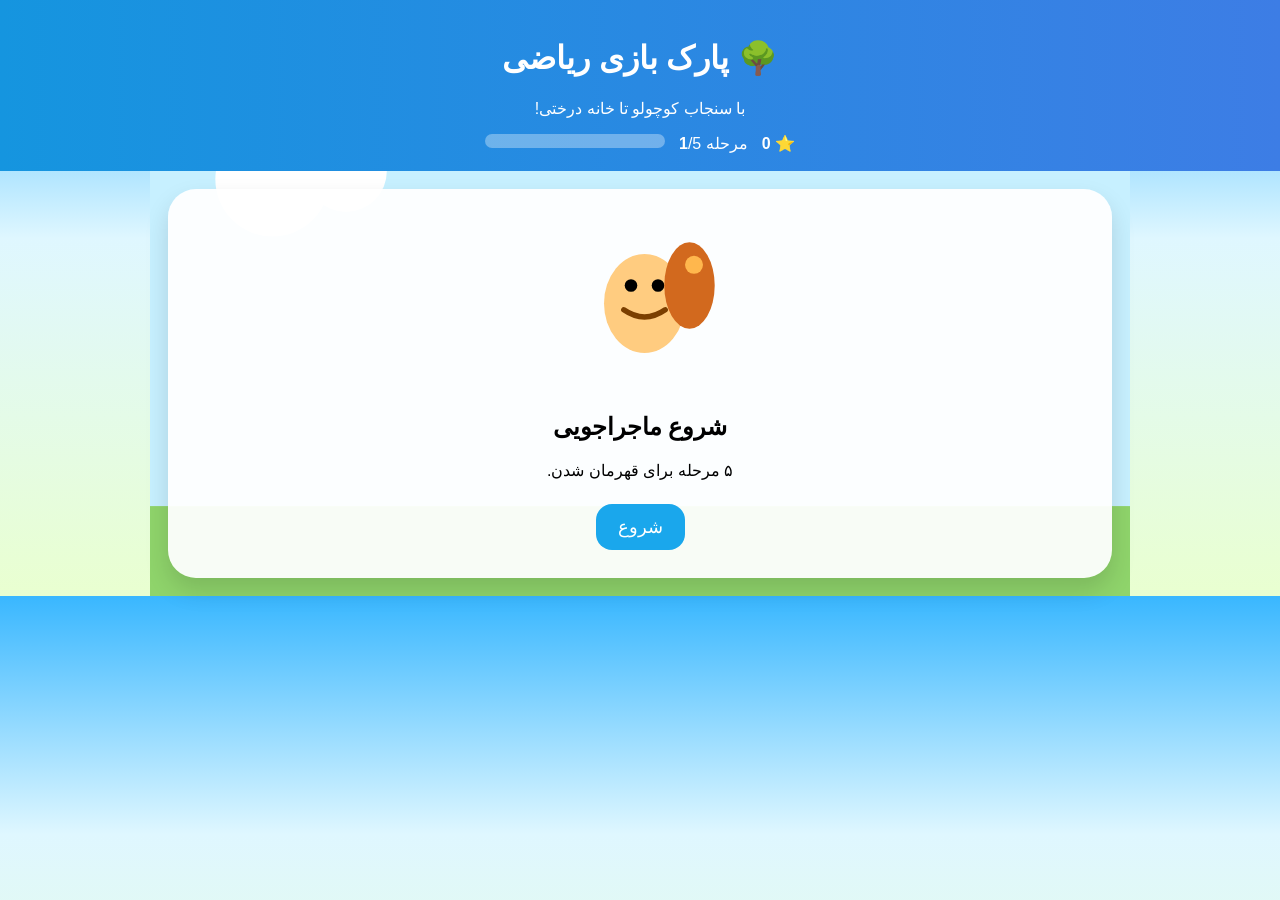
<file: r2-f2/index.html>
<!DOCTYPE html><html lang="fa" dir="rtl"><head><meta charset="UTF-8"><meta name="viewport" content="width=device-width,initial-scale=1"><title>پارک بازی ریاضی</title><link rel="stylesheet" href="style.css"></head><body>
<header><h1>🌳 پارک بازی ریاضی</h1><p>با سنجاب کوچولو تا خانه درختی!</p><div id="hud"><span>⭐ <b id=stars>0</b></span><span>مرحله <b id=stage>1</b>/5</span><div class=bar><div id=fill></div></div></div></header>
<main class=park><section class="panel active" id=p0><img src="assets/squirrel.svg" class=mascot><h2>شروع ماجراجویی</h2><p>۵ مرحله برای قهرمان شدن.</p><button onclick="go(1)">شروع</button></section>
<section class=panel id=p1><h2>شکار گنج</h2><div class=math>70 − 30</div><button class=opt onclick="pick(this,false)">30</button><button class=opt onclick="pick(this,true)">40</button><button class=opt onclick="pick(this,false)">50</button></section>
<section class=panel id=p2><h2>کارخانه ده‌تایی</h2><div class=math>35 + 22</div><div id=blocks></div><button onclick="build()">ساخت بلوک‌ها</button><button class=opt onclick="pick(this,false)">54</button><button class=opt onclick="pick(this,true)">57</button></section>
<section class=panel id=p3><h2>قورباغه روی محور</h2><svg viewBox="0 0 420 90"><line x1=20 y1=45 x2=400 y2=45 stroke="#345" stroke-width=4/><circle id=frog cx=172 cy=45 r=10 fill="#4caf50"/></svg><div><button onclick="hop(38)">+۱۰</button><button onclick="hop(11.4)">+۱</button></div><button onclick="checkHop()">رسیدم</button></section>
<section class=panel id=p4><h2>ربات ریاضی</h2><div class=math>47 − 22</div><button class=opt onclick="pick(this,false)">27</button><button class=opt onclick="pick(this,true)">25</button></section>
<section class=panel id=p5><h2>🏡 خانه درختی</h2><p>قهرمان شدی!</p><div id=medal>🥇</div><p id=result></p><button onclick="party()">جشن</button></section></main><div id=conf></div><script src="app.js"></script></body></html>
</file>
<file: r2-f2/style.css>
*{box-sizing:border-box}body{margin:0;font-family:Tahoma,sans-serif;background:linear-gradient(#39b7ff,#dff7ff 40%,#e9ffd0)}header{background:linear-gradient(90deg,#1595df,#3d7de5);color:#fff;padding:18px;text-align:center}.park{max-width:980px;margin:auto;padding:18px;background:url("assets/bg.svg") center/cover no-repeat}.panel{display:none;background:#fffffff0;border-radius:28px;padding:20px;box-shadow:0 12px 24px #0002;text-align:center}.active{display:block}.math{direction:ltr;unicode-bidi:isolate;font-size:52px;color:#066;font-weight:bold;margin:20px}button{border:none;background:#1aa7ec;color:#fff;padding:12px 22px;border-radius:16px;font-size:18px;margin:8px;cursor:pointer}.opt{display:block;width:100%;background:#eef8ff;color:#123;border:3px solid #8dd3ff}.ok{background:#4caf50;color:#fff}.bar{height:14px;background:#ffffff55;border-radius:99px;overflow:hidden;display:inline-block;width:180px;vertical-align:middle}.bar div{height:100%;background:#5ed45e;width:0}.mascot{width:180px;animation:bob 2s infinite}#blocks{display:flex;justify-content:center;flex-wrap:wrap;gap:6px}#hud{display:flex;justify-content:center;gap:14px;flex-wrap:wrap}@keyframes bob{50%{transform:translateY(-8px)}}
</file>
